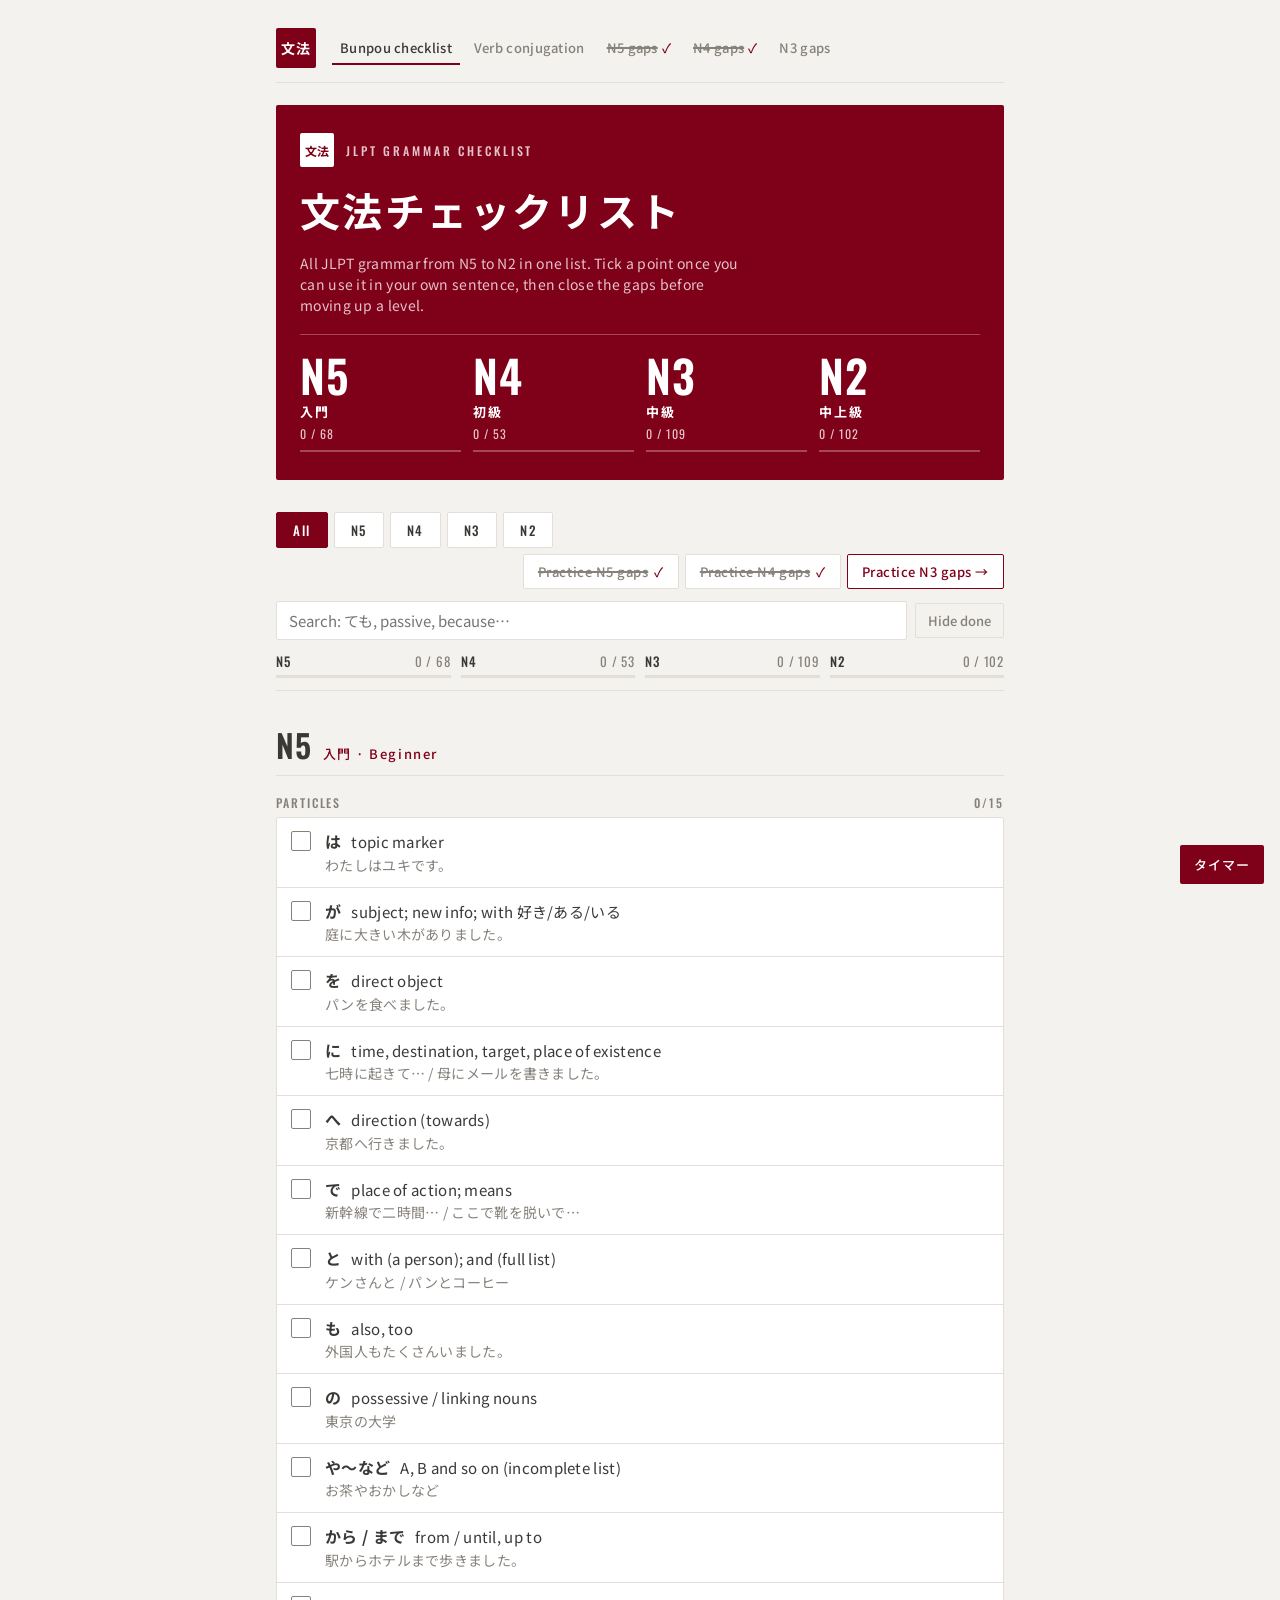
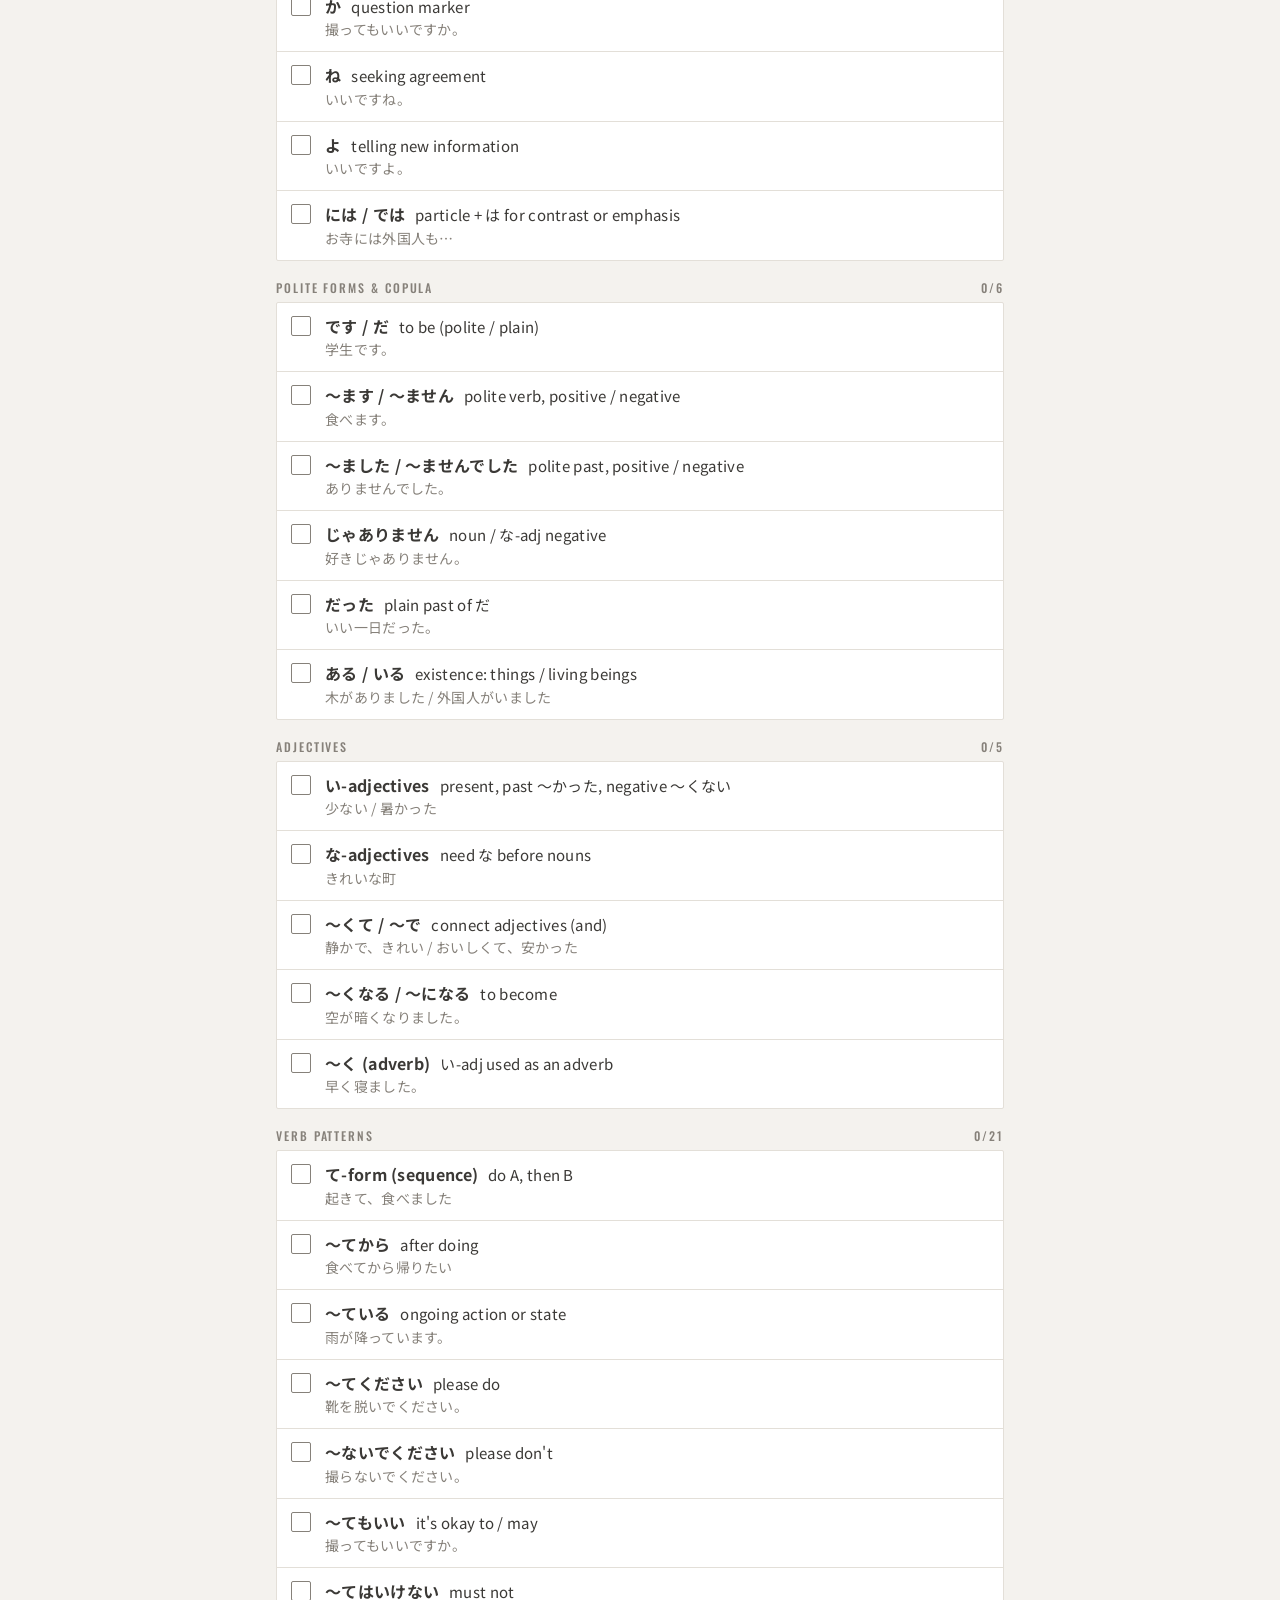
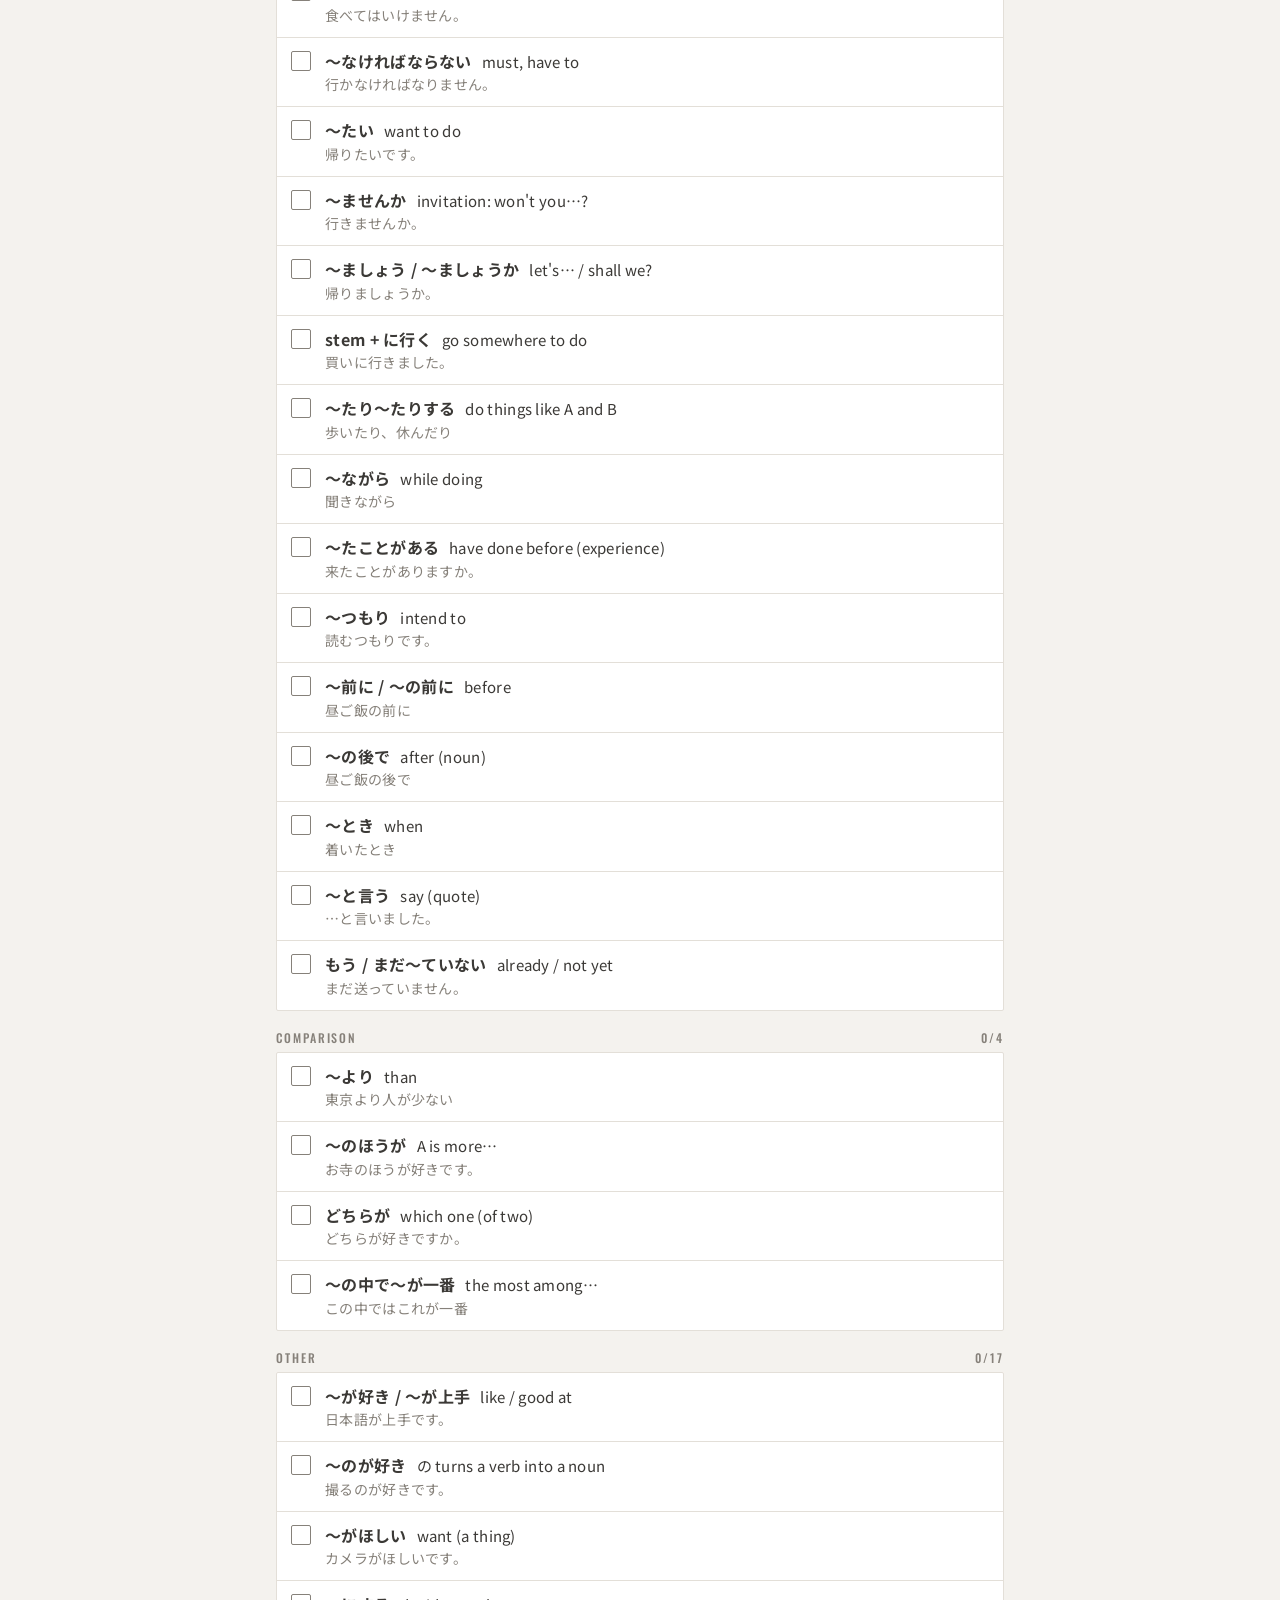
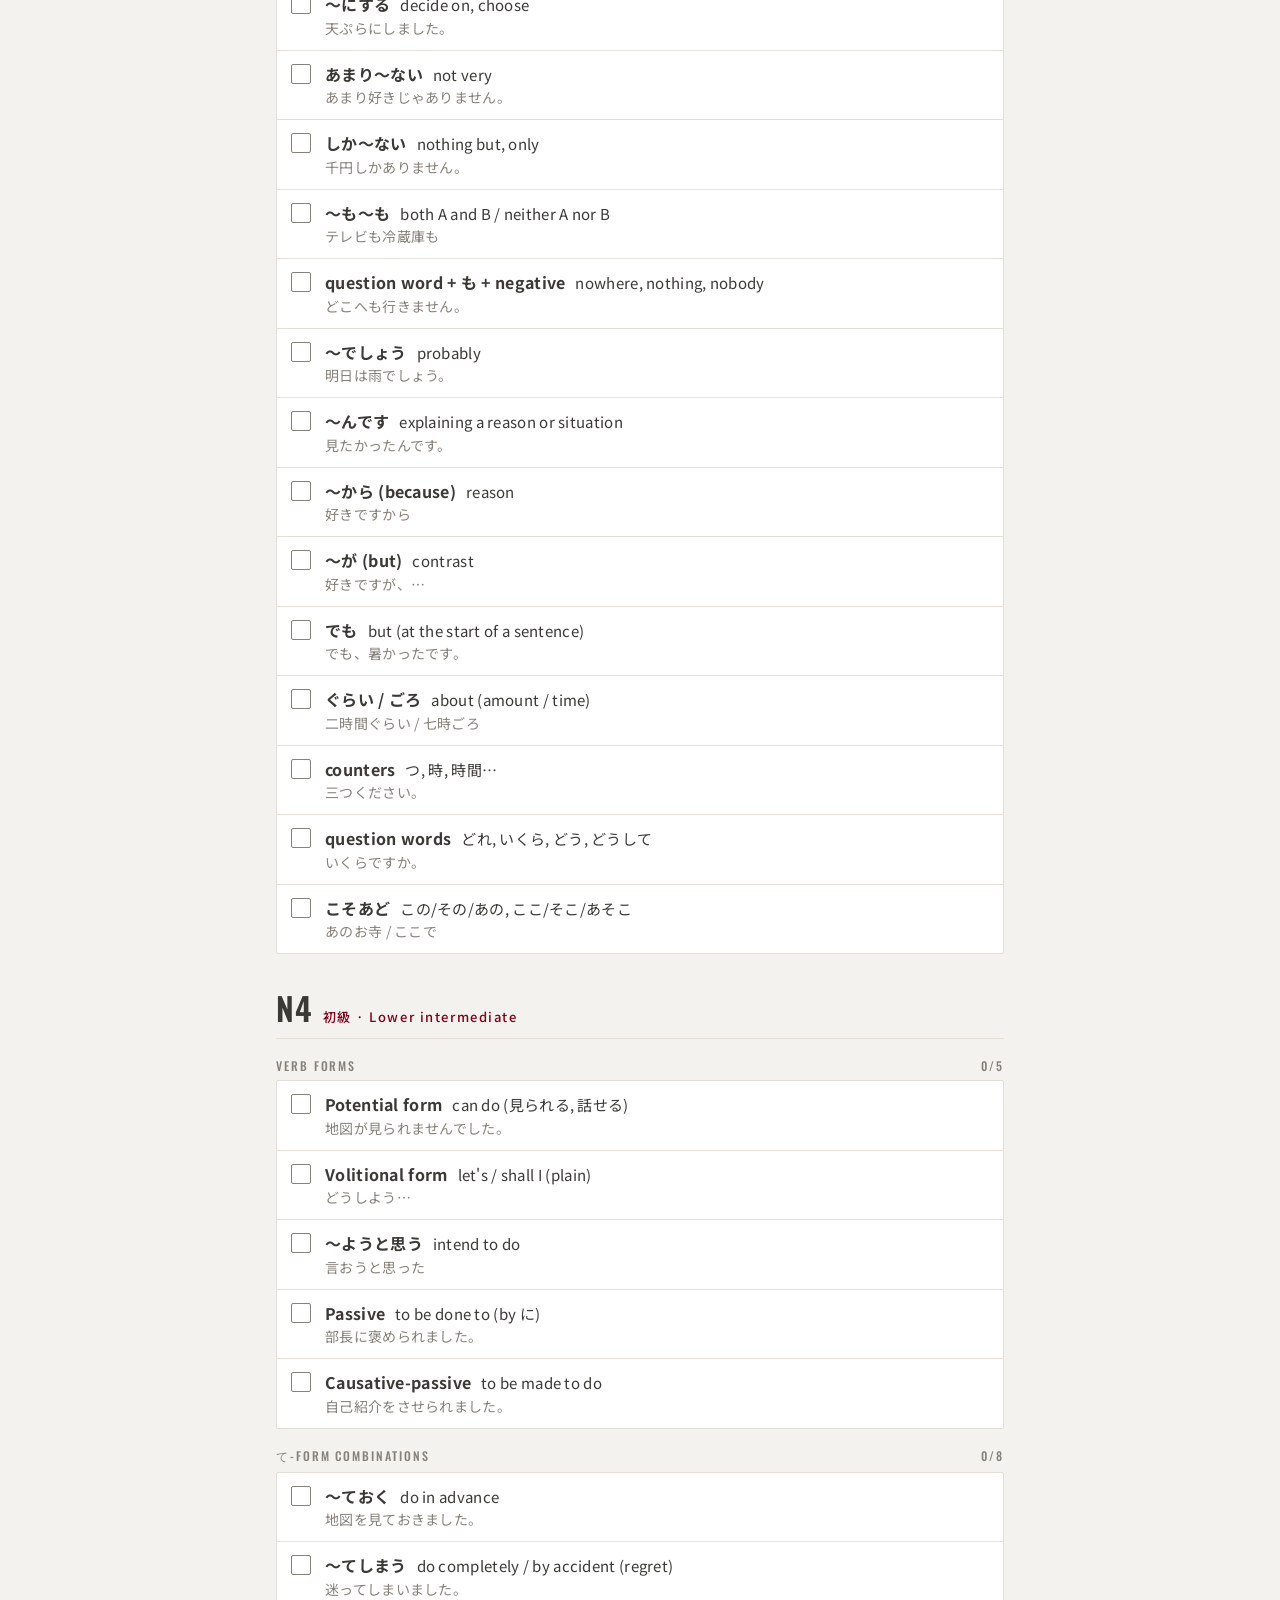
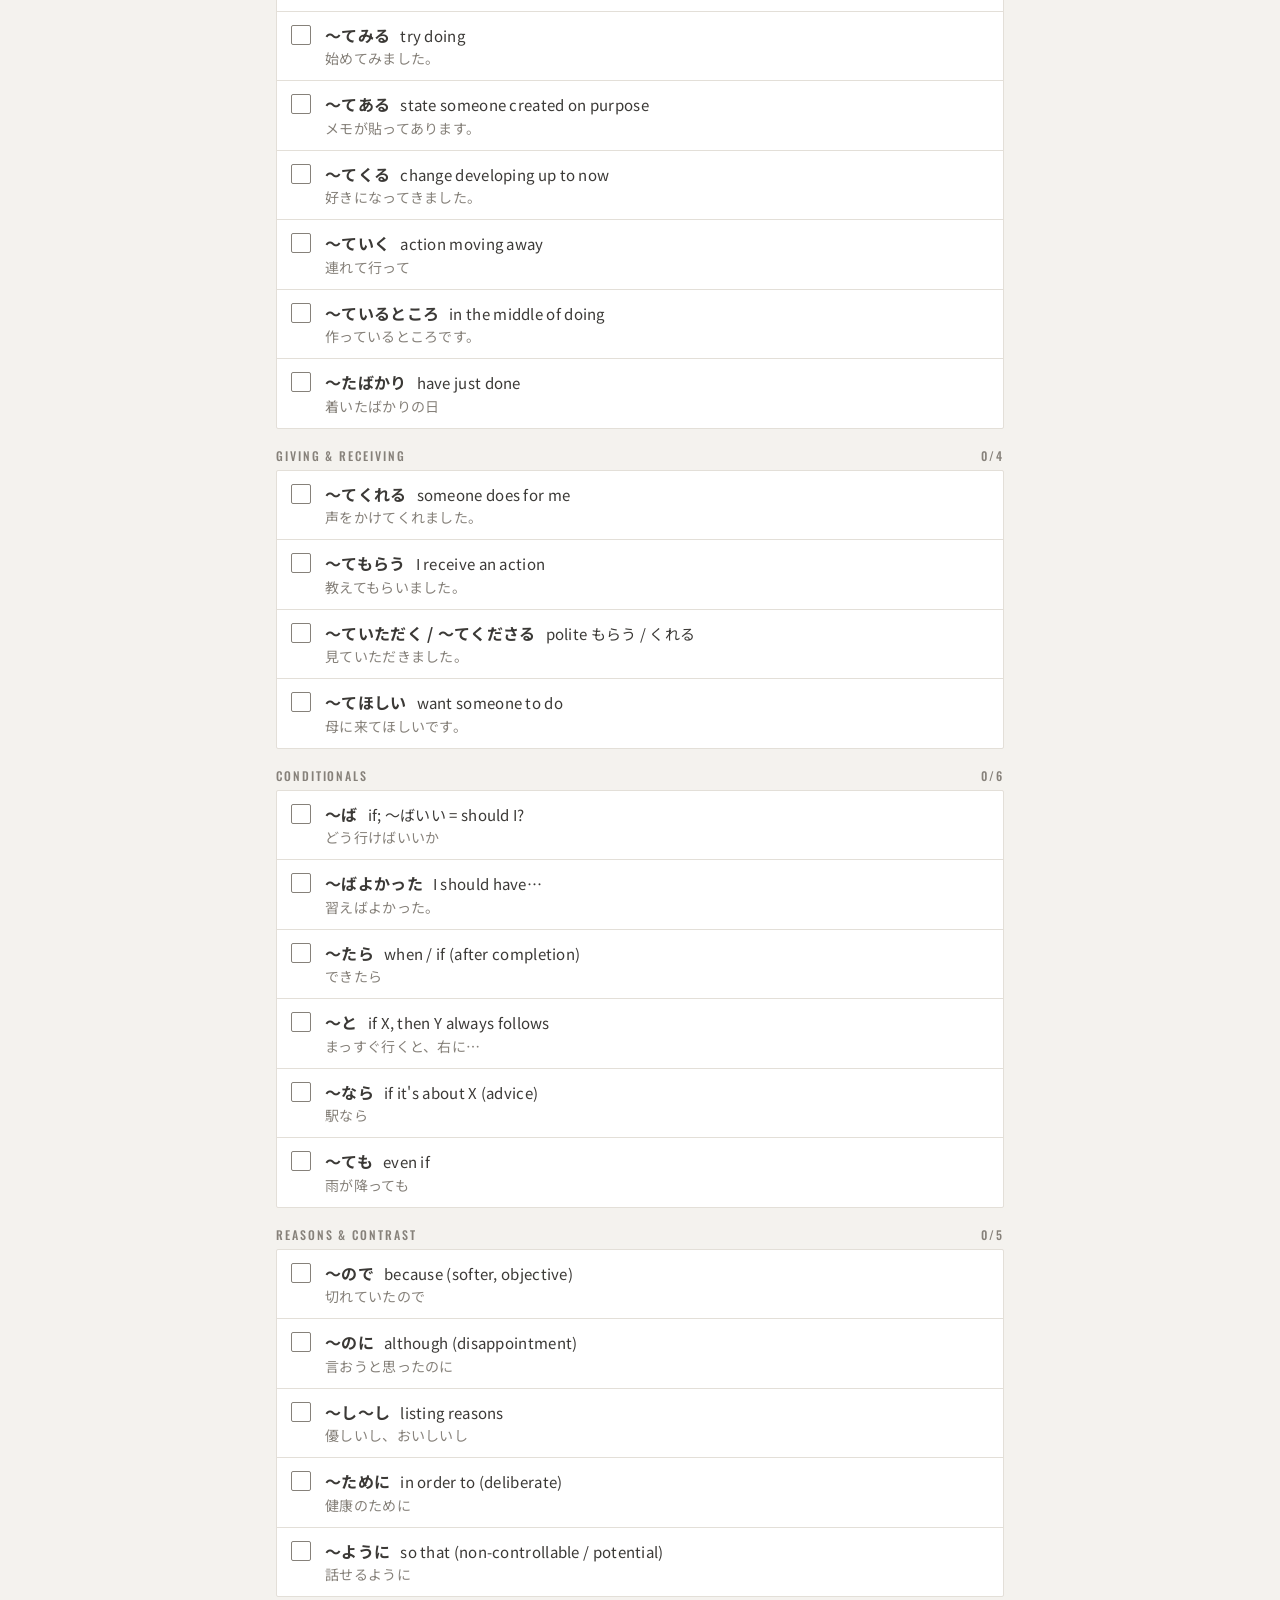
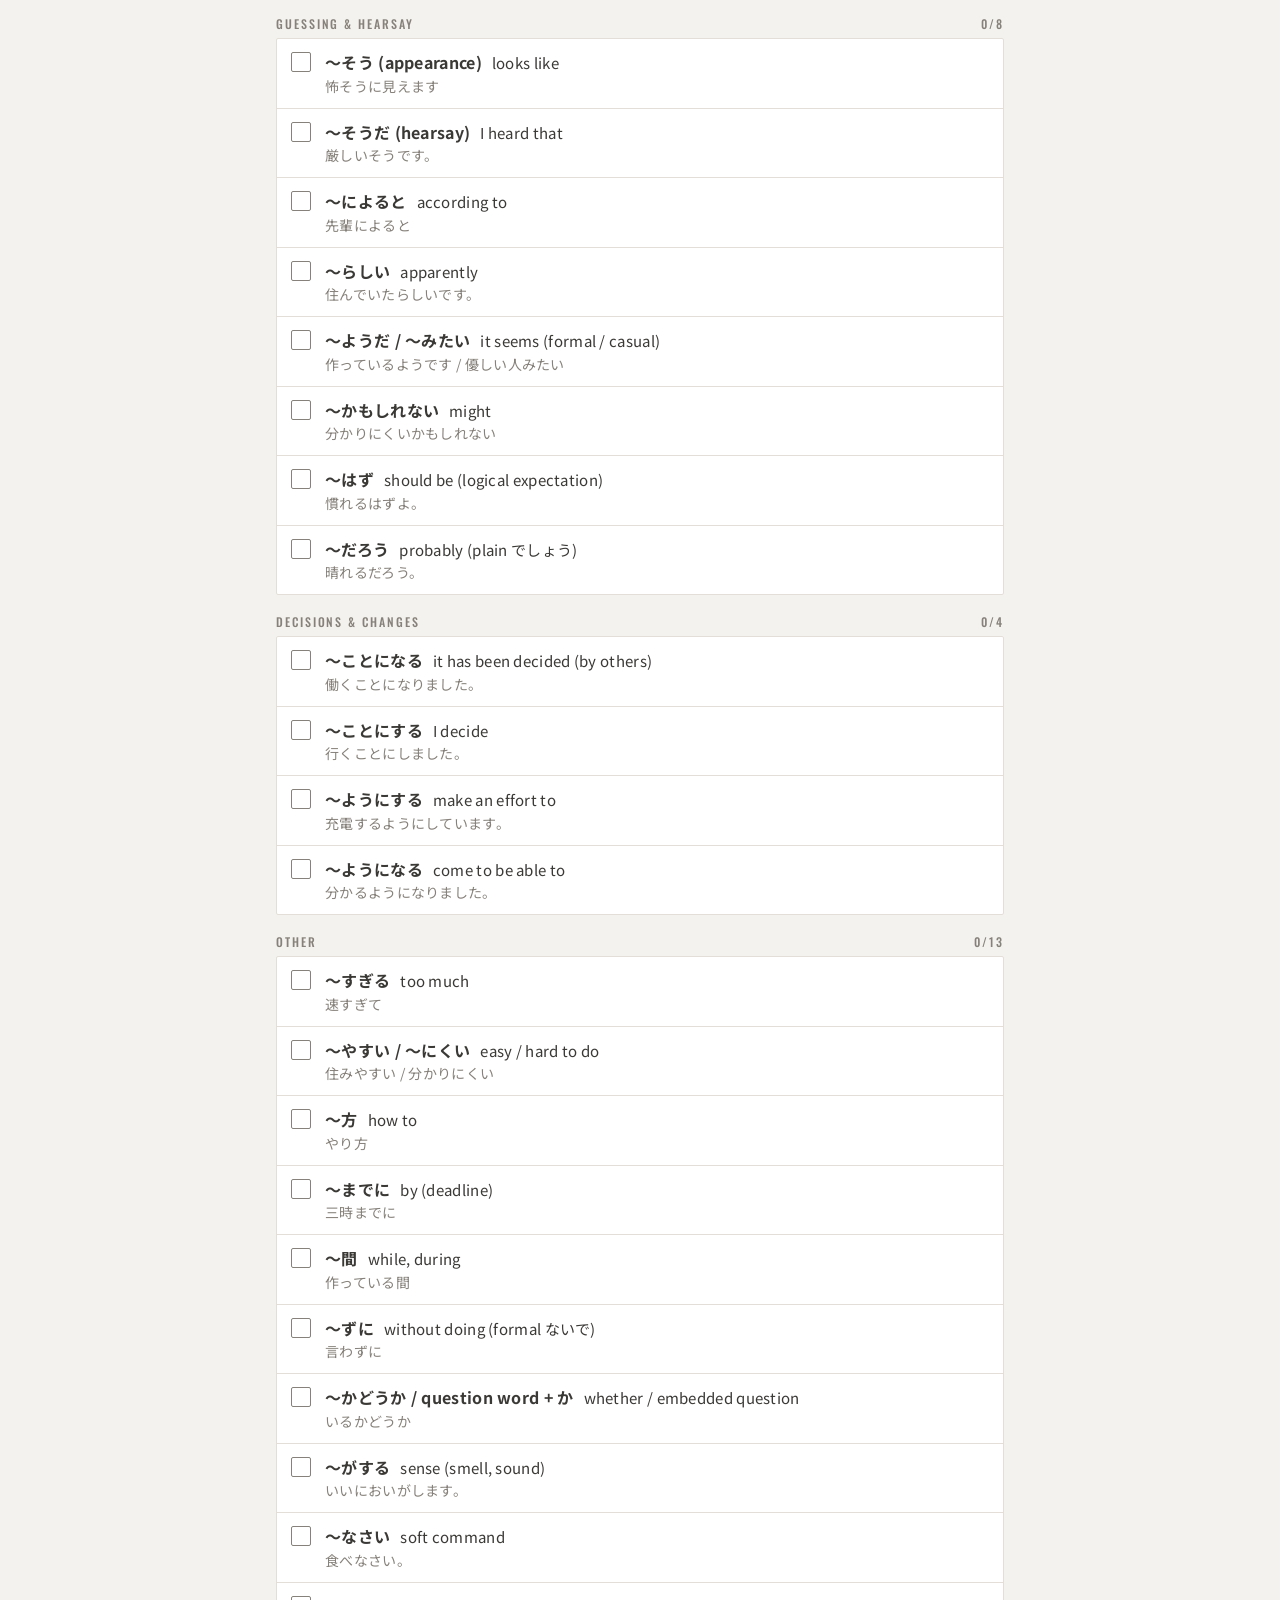
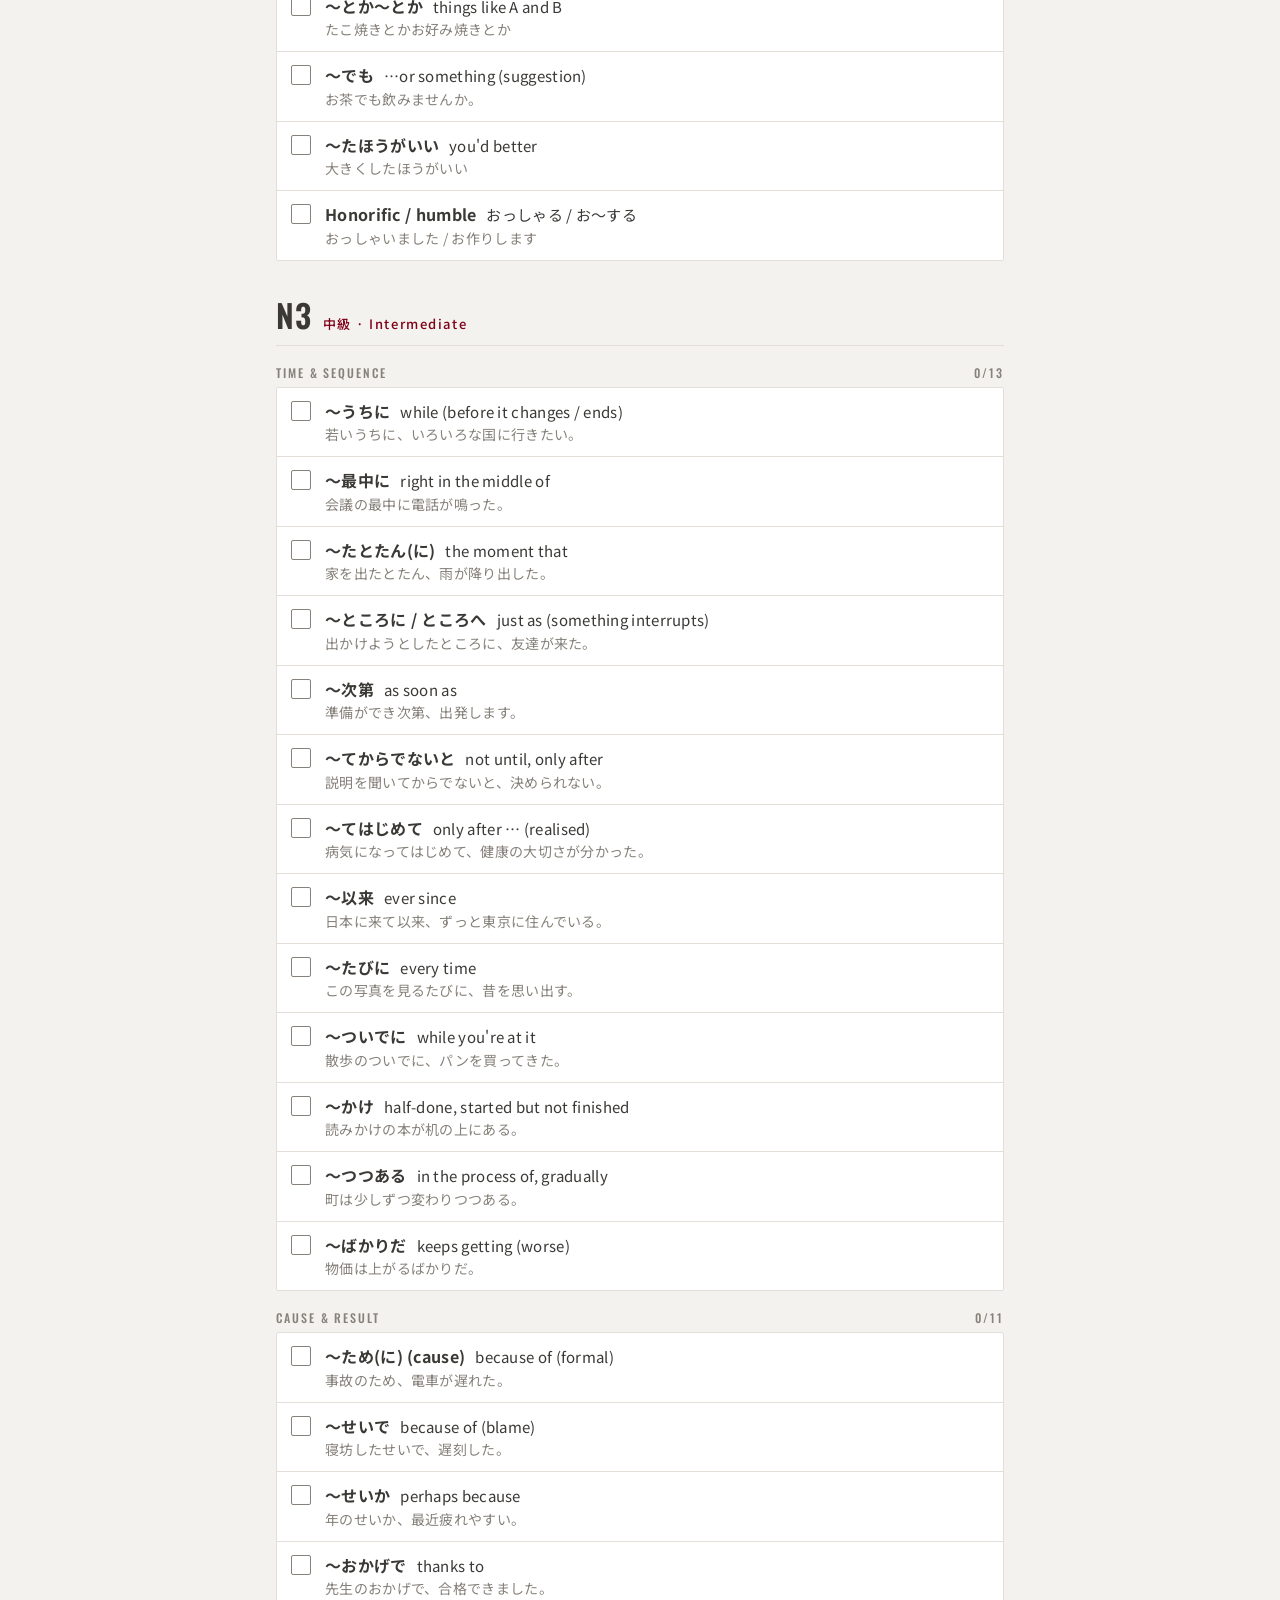
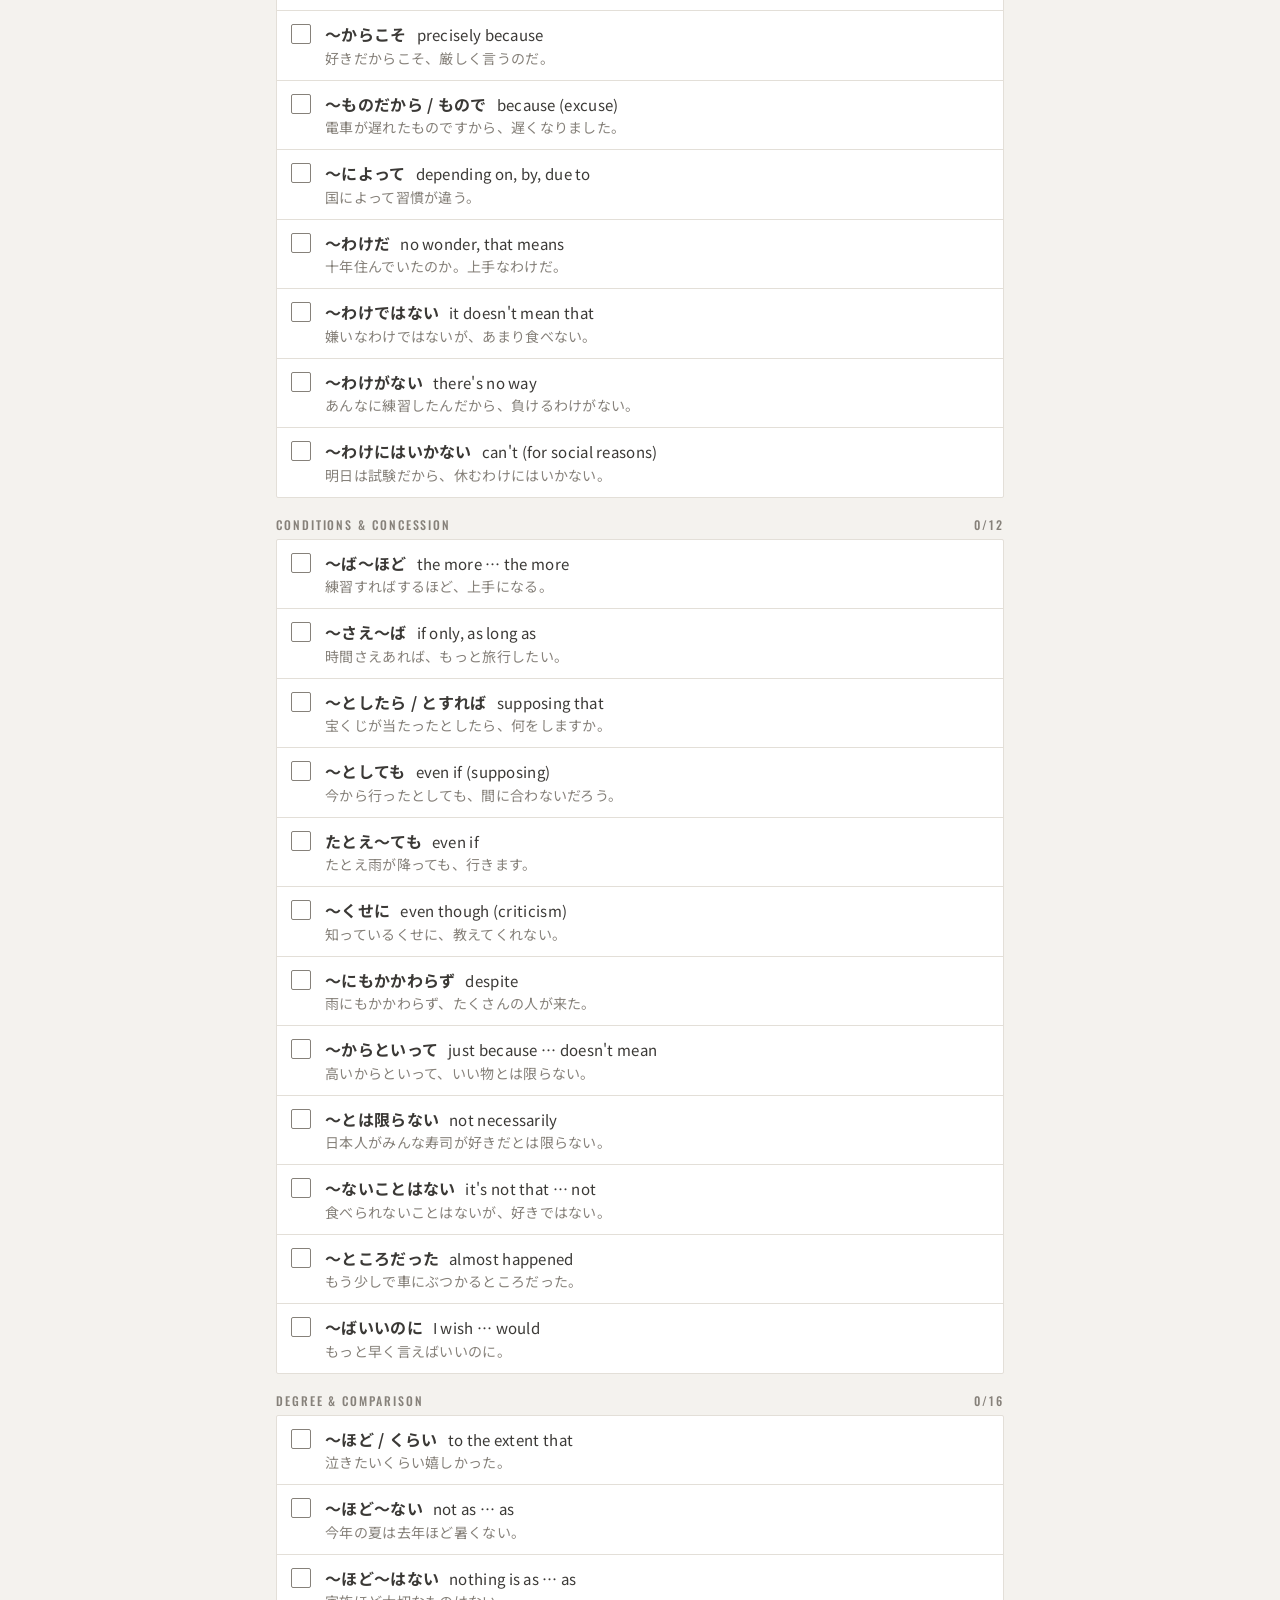
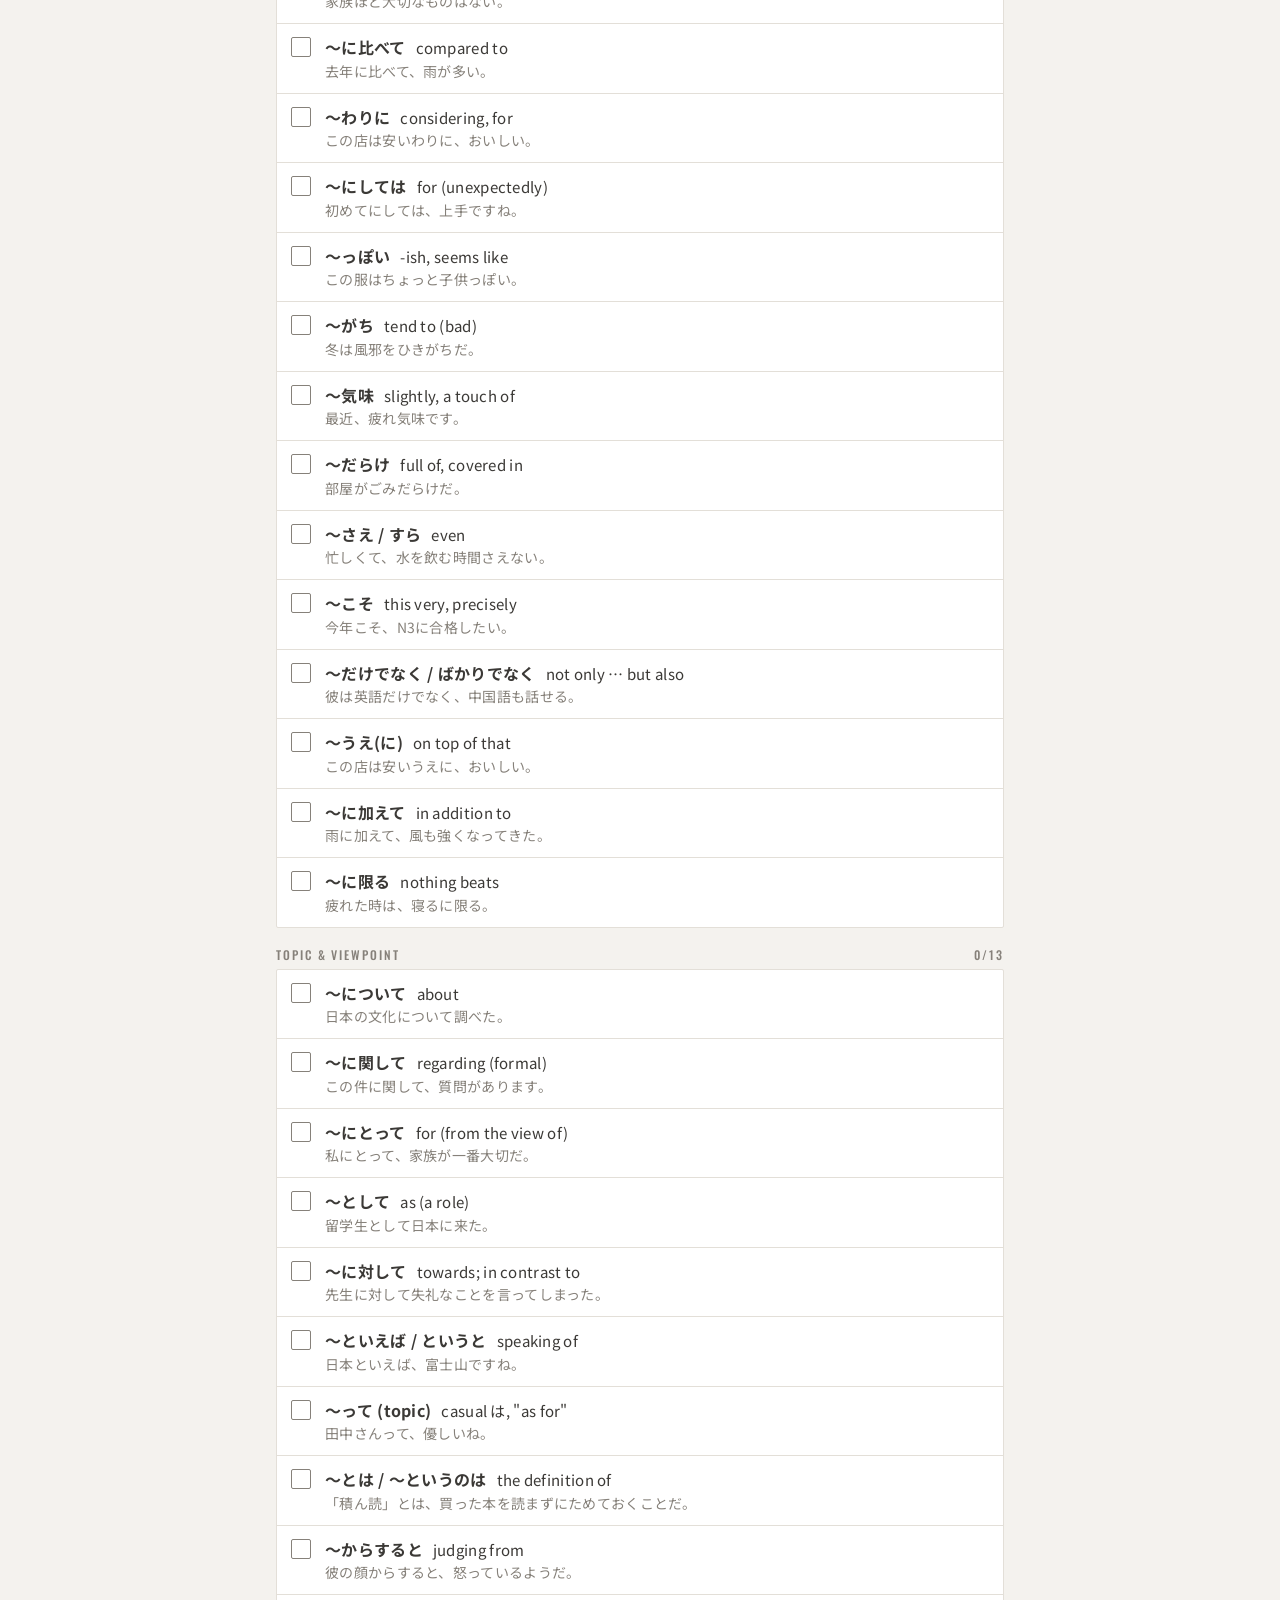
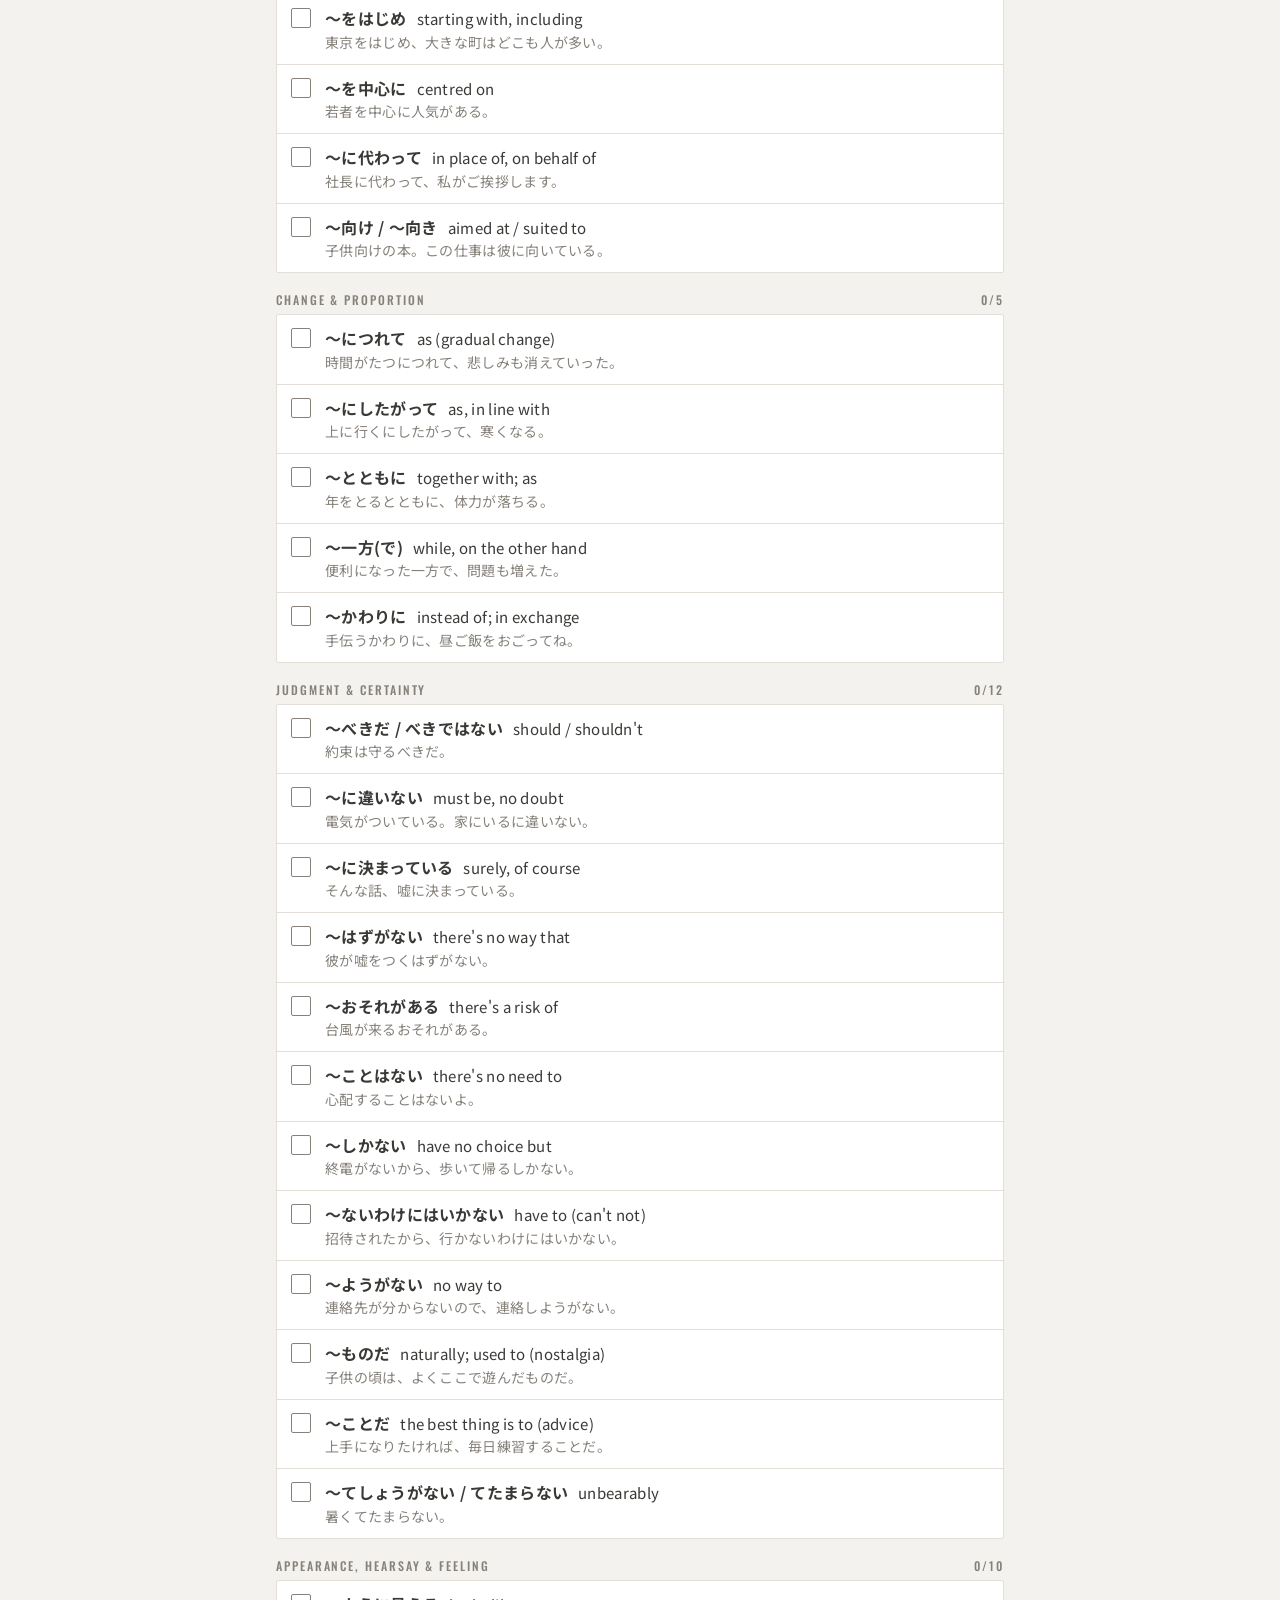
<file: index.html>
<!doctype html>
<html lang="ja">
<head>
<meta charset="utf-8">
<meta name="viewport" content="width=device-width, initial-scale=1, viewport-fit=cover">
<title>Bunpou Checklist</title>
<link rel="preconnect" href="https://fonts.googleapis.com">
<link rel="preconnect" href="https://fonts.gstatic.com" crossorigin>
<link rel="stylesheet" href="https://fonts.googleapis.com/css2?family=Noto+Sans+JP:wght@400;500;700&family=Oswald:wght@400;500;600&display=swap">
<style>
/* Layout: one narrow study column; sticky level switcher + progress; grouped checklists like a 問題集 */
:root{
  --bg:#f6f7f9; --surface:#ffffff; --fg:#1b2030; --muted:#5c6478; --line:#dde1ea;
  --ai:#2b3f8f; --ai-soft:#e6eaf7; --shu:#c2412d; --murasaki:#6a3d8f; --moegi:#3d7a4f; --done:#8a91a3;
  --f-display:"Shippori Mincho","Hiragino Mincho ProN","Yu Mincho",serif;
  --f-body:"IBM Plex Sans","Zen Kaku Gothic New","Hiragino Sans","Noto Sans JP",system-ui,sans-serif;
  --f-jp:"Zen Kaku Gothic New","Hiragino Sans","Noto Sans JP",sans-serif;
}
@media (prefers-color-scheme: dark){:root:not([data-theme="light"]){
  --bg:#12151d; --surface:#1a1f2a; --fg:#e7e9f0; --muted:#9aa2b6; --line:#2c3342;
  --ai:#8fa4ef; --ai-soft:#232c48; --shu:#ec7a63; --murasaki:#c19be6; --moegi:#7cc493; --done:#6b7285; color-scheme:dark}}
:root[data-theme="dark"]{
  --bg:#12151d; --surface:#1a1f2a; --fg:#e7e9f0; --muted:#9aa2b6; --line:#2c3342;
  --ai:#8fa4ef; --ai-soft:#232c48; --shu:#ec7a63; --murasaki:#c19be6; --moegi:#7cc493; --done:#6b7285; color-scheme:dark}
*{box-sizing:border-box}
body{margin:0}
body{background:var(--bg);color:var(--fg);font-family:var(--f-body);font-size:15px;line-height:1.5}
.wrap{max-width:760px;margin:0 auto;padding-inline:16px;padding-block:28px 64px}
header h1{font-family:var(--f-display);font-weight:800;font-size:clamp(1.6rem,4vw,2.2rem);margin:0;letter-spacing:.01em;text-wrap:balance}
header h1 span{color:var(--shu)}
header h1 .lv4{color:var(--ai)} header h1 .lv3{color:var(--murasaki)} header h1 .lv2{color:var(--moegi)}
header h1 .sep{color:var(--muted);margin:0 .15em}
header p{color:var(--muted);margin:6px 0 0;max-width:60ch}
.bar{position:sticky;top:env(safe-area-inset-top,0px);z-index:5;background:var(--bg);padding-block:14px 12px;margin-top:18px;border-bottom:1px solid var(--line);display:grid;gap:12px}
.tabs{display:flex;gap:6px;flex-wrap:wrap}
.tab{font:500 14px var(--f-body);border:1px solid var(--line);background:var(--surface);color:var(--fg);padding:7px 14px;border-radius:999px;cursor:pointer}
.tab[aria-pressed="true"]{background:var(--ai);border-color:var(--ai);color:var(--bg)}
.tab:focus-visible,.chk:focus-visible+label,.tool:focus-visible,input[type=search]:focus-visible{outline:2px solid var(--shu);outline-offset:2px}
nav.site{display:flex;gap:4px;flex-wrap:wrap;border-bottom:1px solid var(--line);padding-bottom:10px;margin-bottom:18px}
nav.site a{font:500 14px var(--f-body);text-decoration:none;color:var(--muted);padding:6px 12px;border-radius:8px}
nav.site a:hover{color:var(--fg);background:var(--surface)}
nav.site a[aria-current="page"]{color:var(--ai);background:var(--ai-soft)}
nav.site a.done s{text-decoration-thickness:1.5px}
nav.site a.done .tick{margin-left:4px;color:var(--ai)}
nav.site a:focus-visible{outline:2px solid var(--shu);outline-offset:2px}
.practice-group{margin-left:auto;display:flex;gap:6px;flex-wrap:wrap}
.practice.done{color:var(--muted);border-color:var(--line)}
.practice.done s{text-decoration-thickness:1.5px}
.practice.done .tick{color:var(--ai);margin-left:6px}
.practice.done:hover{background:var(--surface);color:var(--fg);border-color:var(--muted)}
.practice{font:600 14px var(--f-body);text-decoration:none;color:var(--shu);border:1px solid var(--shu);background:var(--surface);padding:7px 14px;border-radius:999px;white-space:nowrap}
.practice:hover{background:var(--shu);color:var(--surface)}
.practice:focus-visible{outline:2px solid var(--ai);outline-offset:2px}
.tools{display:flex;gap:8px;flex-wrap:wrap;align-items:center}
input[type=search]{flex:1 1 200px;min-width:0;font:15px var(--f-body);padding:8px 12px;border:1px solid var(--line);border-radius:8px;background:var(--surface);color:var(--fg)}
.tool{font:500 13px var(--f-body);background:none;border:1px solid var(--line);color:var(--muted);padding:7px 12px;border-radius:8px;cursor:pointer}
.tool[aria-pressed="true"]{color:var(--ai);border-color:var(--ai)}
.prog{display:grid;grid-template-columns:repeat(4,minmax(0,1fr));gap:10px}
@media (max-width:560px){.prog{grid-template-columns:repeat(2,minmax(0,1fr))}}
.p{display:grid;gap:4px}
.p .lbl{display:flex;justify-content:space-between;font-size:13px;color:var(--muted);font-variant-numeric:tabular-nums}
.p .lbl b{color:var(--fg);font-weight:600}
.track{height:6px;background:var(--line);border-radius:3px;overflow:hidden}
.fill{height:100%;background:var(--ai);width:0;transition:width .3s}
.p.n5 .fill{background:var(--shu)}
.p.n3 .fill{background:var(--murasaki)}
.p.n2 .fill{background:var(--moegi)}
@media (prefers-reduced-motion:reduce){.fill{transition:none}}
.level{margin-top:30px}
.level>h2{font-family:var(--f-display);font-weight:800;font-size:1.5rem;margin:0 0 4px;display:flex;align-items:baseline;gap:10px}
.level>h2 .tag{font:600 12px var(--f-body);letter-spacing:.08em;text-transform:uppercase;color:var(--muted)}
.group{margin-top:18px}
.group h3{font:600 12px var(--f-body);letter-spacing:.08em;text-transform:uppercase;color:var(--muted);margin:0 0 6px;display:flex;justify-content:space-between;font-variant-numeric:tabular-nums}
ul{list-style:none;margin:0;padding:0;background:var(--surface);border:1px solid var(--line);border-radius:10px;overflow:hidden}
li{border-top:1px solid var(--line)}
li:first-child{border-top:0}
.chk{position:absolute;opacity:0;pointer-events:none}
label{display:grid;grid-template-columns:22px minmax(0,1fr);gap:12px;padding:11px 14px;cursor:pointer;align-items:start}
.box{width:20px;height:20px;border:1.5px solid var(--muted);border-radius:5px;margin-top:2px;display:grid;place-items:center}
.box svg{width:13px;height:13px;stroke:var(--surface);stroke-width:3;fill:none;opacity:0}
.chk:checked+label .box{background:var(--ai);border-color:var(--ai)}
.chk:checked+label .box svg{opacity:1}
.form{font-family:var(--f-jp);font-weight:700;font-size:16px}
.mean{color:var(--fg)}
.ex{font-family:var(--f-jp);color:var(--muted);font-size:14px}
.txt{display:grid;gap:1px;min-width:0}
.top{display:flex;flex-wrap:wrap;gap:4px 10px;align-items:baseline}
.chk:checked+label .form,.chk:checked+label .mean{color:var(--done);text-decoration:line-through;text-decoration-color:var(--done)}
.empty{color:var(--muted);padding:20px 0}
.foot{margin-top:28px;display:flex;gap:10px;flex-wrap:wrap;align-items:center;color:var(--muted);font-size:13px}
.danger{color:var(--shu);border-color:var(--line)}
</style>
<link rel="stylesheet" href="muji.css">
</head>
<body>

<div class="wrap">
  <nav class="site" aria-label="Site">
    <a href="./" aria-current="page">Bunpou checklist</a>
    <a href="conjugations.html">Verb conjugation</a>
    <a href="n5-open-points.html" class="done" title="Done"><s>N5 gaps</s><span class="tick" aria-label="done">✓</span></a>
    <a href="n4-open-points.html" class="done" title="Done"><s>N4 gaps</s><span class="tick" aria-label="done">✓</span></a>
    <a href="n3-open-points.html">N3 gaps</a>
  </nav>
  <header class="hero">
    <div class="kicker"><span class="mark">文法</span>JLPT GRAMMAR CHECKLIST</div>
    <h1>文法チェックリスト</h1>
    <p>All JLPT grammar from N5 to N2 in one list. Tick a point once you can use it in your own sentence, then close the gaps before moving up a level.</p>
    <div class="levels">
      <button class="lvcol" data-lv="N5" aria-pressed="false"><span class="num">N5</span><span class="jpn">入門</span><span class="cnt" id="h-N5">0 / 0</span><span class="bar2"><i id="hb-N5"></i></span></button>
      <button class="lvcol" data-lv="N4" aria-pressed="false"><span class="num">N4</span><span class="jpn">初級</span><span class="cnt" id="h-N4">0 / 0</span><span class="bar2"><i id="hb-N4"></i></span></button>
      <button class="lvcol" data-lv="N3" aria-pressed="false"><span class="num">N3</span><span class="jpn">中級</span><span class="cnt" id="h-N3">0 / 0</span><span class="bar2"><i id="hb-N3"></i></span></button>
      <button class="lvcol" data-lv="N2" aria-pressed="false"><span class="num">N2</span><span class="jpn">中上級</span><span class="cnt" id="h-N2">0 / 0</span><span class="bar2"><i id="hb-N2"></i></span></button>
    </div>
  </header>

  <div class="bar">
    <div class="tabs" role="group" aria-label="Level">
      <button class="tab" id="t-all" data-lv="all" aria-pressed="true">All</button>
      <button class="tab" id="t-n5" data-lv="N5" aria-pressed="false">N5</button>
      <button class="tab" id="t-n4" data-lv="N4" aria-pressed="false">N4</button>
      <button class="tab" id="t-n3" data-lv="N3" aria-pressed="false">N3</button>
      <button class="tab" id="t-n2" data-lv="N2" aria-pressed="false">N2</button>
      <div class="practice-group">
        <a class="practice done" href="n5-open-points.html" title="Done"><s>Practice N5 gaps</s><span class="tick" aria-label="done">✓</span></a>
        <a class="practice done" href="n4-open-points.html" title="Done"><s>Practice N4 gaps</s><span class="tick" aria-label="done">✓</span></a>
        <a class="practice" href="n3-open-points.html">Practice N3 gaps →</a>
      </div>
    </div>
    <div class="tools">
      <input type="search" id="q" placeholder="Search: ても, passive, because…" aria-label="Search grammar points">
      <button class="tool" id="hide" aria-pressed="false">Hide done</button>
    </div>
    <div class="prog">
      <div class="p n5"><div class="lbl"><b>N5</b><span id="c-N5">0 / 0</span></div><div class="track"><div class="fill" id="f-N5"></div></div></div>
      <div class="p n4"><div class="lbl"><b>N4</b><span id="c-N4">0 / 0</span></div><div class="track"><div class="fill" id="f-N4"></div></div></div>
      <div class="p n3"><div class="lbl"><b>N3</b><span id="c-N3">0 / 0</span></div><div class="track"><div class="fill" id="f-N3"></div></div></div>
      <div class="p n2"><div class="lbl"><b>N2</b><span id="c-N2">0 / 0</span></div><div class="track"><div class="fill" id="f-N2"></div></div></div>
    </div>
  </div>

  <main id="list"></main>

  <div class="foot">
    <span>Progress is saved in this browser only.</span>
    <button class="tool danger" id="reset">Reset all</button>
    <button class="tool" id="reset-yes" hidden>Yes, clear every tick</button>
  </div>
</div>

<script>
const DATA = {
N5: {
 "Particles": [
  ["は","topic marker","わたしはユキです。"],
  ["が","subject; new info; with 好き/ある/いる","庭に大きい木がありました。"],
  ["を","direct object","パンを食べました。"],
  ["に","time, destination, target, place of existence","七時に起きて… / 母にメールを書きました。"],
  ["へ","direction (towards)","京都へ行きました。"],
  ["で","place of action; means","新幹線で二時間… / ここで靴を脱いで…"],
  ["と","with (a person); and (full list)","ケンさんと / パンとコーヒー"],
  ["も","also, too","外国人もたくさんいました。"],
  ["の","possessive / linking nouns","東京の大学"],
  ["や〜など","A, B and so on (incomplete list)","お茶やおかしなど"],
  ["から / まで","from / until, up to","駅からホテルまで歩きました。"],
  ["か","question marker","撮ってもいいですか。"],
  ["ね","seeking agreement","いいですね。"],
  ["よ","telling new information","いいですよ。"],
  ["には / では","particle + は for contrast or emphasis","お寺には外国人も…"]
 ],
 "Polite forms & copula": [
  ["です / だ","to be (polite / plain)","学生です。"],
  ["〜ます / 〜ません","polite verb, positive / negative","食べます。"],
  ["〜ました / 〜ませんでした","polite past, positive / negative","ありませんでした。"],
  ["じゃありません","noun / な-adj negative","好きじゃありません。"],
  ["だった","plain past of だ","いい一日だった。"],
  ["ある / いる","existence: things / living beings","木がありました / 外国人がいました"]
 ],
 "Adjectives": [
  ["い-adjectives","present, past 〜かった, negative 〜くない","少ない / 暑かった"],
  ["な-adjectives","need な before nouns","きれいな町"],
  ["〜くて / 〜で","connect adjectives (and)","静かで、きれい / おいしくて、安かった"],
  ["〜くなる / 〜になる","to become","空が暗くなりました。"],
  ["〜く (adverb)","い-adj used as an adverb","早く寝ました。"]
 ],
 "Verb patterns": [
  ["て-form (sequence)","do A, then B","起きて、食べました"],
  ["〜てから","after doing","食べてから帰りたい"],
  ["〜ている","ongoing action or state","雨が降っています。"],
  ["〜てください","please do","靴を脱いでください。"],
  ["〜ないでください","please don't","撮らないでください。"],
  ["〜てもいい","it's okay to / may","撮ってもいいですか。"],
  ["〜てはいけない","must not","食べてはいけません。"],
  ["〜なければならない","must, have to","行かなければなりません。"],
  ["〜たい","want to do","帰りたいです。"],
  ["〜ませんか","invitation: won't you…?","行きませんか。"],
  ["〜ましょう / 〜ましょうか","let's… / shall we?","帰りましょうか。"],
  ["stem + に行く","go somewhere to do","買いに行きました。"],
  ["〜たり〜たりする","do things like A and B","歩いたり、休んだり"],
  ["〜ながら","while doing","聞きながら"],
  ["〜たことがある","have done before (experience)","来たことがありますか。"],
  ["〜つもり","intend to","読むつもりです。"],
  ["〜前に / 〜の前に","before","昼ご飯の前に"],
  ["〜の後で","after (noun)","昼ご飯の後で"],
  ["〜とき","when","着いたとき"],
  ["〜と言う","say (quote)","…と言いました。"],
  ["もう / まだ〜ていない","already / not yet","まだ送っていません。"]
 ],
 "Comparison": [
  ["〜より","than","東京より人が少ない"],
  ["〜のほうが","A is more…","お寺のほうが好きです。"],
  ["どちらが","which one (of two)","どちらが好きですか。"],
  ["〜の中で〜が一番","the most among…","この中ではこれが一番"]
 ],
 "Other": [
  ["〜が好き / 〜が上手","like / good at","日本語が上手です。"],
  ["〜のが好き","の turns a verb into a noun","撮るのが好きです。"],
  ["〜がほしい","want (a thing)","カメラがほしいです。"],
  ["〜にする","decide on, choose","天ぷらにしました。"],
  ["あまり〜ない","not very","あまり好きじゃありません。"],
  ["しか〜ない","nothing but, only","千円しかありません。"],
  ["〜も〜も","both A and B / neither A nor B","テレビも冷蔵庫も"],
  ["question word + も + negative","nowhere, nothing, nobody","どこへも行きません。"],
  ["〜でしょう","probably","明日は雨でしょう。"],
  ["〜んです","explaining a reason or situation","見たかったんです。"],
  ["〜から (because)","reason","好きですから"],
  ["〜が (but)","contrast","好きですが、…"],
  ["でも","but (at the start of a sentence)","でも、暑かったです。"],
  ["ぐらい / ごろ","about (amount / time)","二時間ぐらい / 七時ごろ"],
  ["counters","つ, 時, 時間…","三つください。"],
  ["question words","どれ, いくら, どう, どうして","いくらですか。"],
  ["こそあど","この/その/あの, ここ/そこ/あそこ","あのお寺 / ここで"]
 ]
},
N4: {
 "Verb forms": [
  ["Potential form","can do (見られる, 話せる)","地図が見られませんでした。"],
  ["Volitional form","let's / shall I (plain)","どうしよう…"],
  ["〜ようと思う","intend to do","言おうと思った"],
  ["Passive","to be done to (by に)","部長に褒められました。"],
  ["Causative-passive","to be made to do","自己紹介をさせられました。"]
 ],
 "て-form combinations": [
  ["〜ておく","do in advance","地図を見ておきました。"],
  ["〜てしまう","do completely / by accident (regret)","迷ってしまいました。"],
  ["〜てみる","try doing","始めてみました。"],
  ["〜てある","state someone created on purpose","メモが貼ってあります。"],
  ["〜てくる","change developing up to now","好きになってきました。"],
  ["〜ていく","action moving away","連れて行って"],
  ["〜ているところ","in the middle of doing","作っているところです。"],
  ["〜たばかり","have just done","着いたばかりの日"]
 ],
 "Giving & receiving": [
  ["〜てくれる","someone does for me","声をかけてくれました。"],
  ["〜てもらう","I receive an action","教えてもらいました。"],
  ["〜ていただく / 〜てくださる","polite もらう / くれる","見ていただきました。"],
  ["〜てほしい","want someone to do","母に来てほしいです。"]
 ],
 "Conditionals": [
  ["〜ば","if; 〜ばいい = should I?","どう行けばいいか"],
  ["〜ばよかった","I should have…","習えばよかった。"],
  ["〜たら","when / if (after completion)","できたら"],
  ["〜と","if X, then Y always follows","まっすぐ行くと、右に…"],
  ["〜なら","if it's about X (advice)","駅なら"],
  ["〜ても","even if","雨が降っても"]
 ],
 "Reasons & contrast": [
  ["〜ので","because (softer, objective)","切れていたので"],
  ["〜のに","although (disappointment)","言おうと思ったのに"],
  ["〜し〜し","listing reasons","優しいし、おいしいし"],
  ["〜ために","in order to (deliberate)","健康のために"],
  ["〜ように","so that (non-controllable / potential)","話せるように"]
 ],
 "Guessing & hearsay": [
  ["〜そう (appearance)","looks like","怖そうに見えます"],
  ["〜そうだ (hearsay)","I heard that","厳しいそうです。"],
  ["〜によると","according to","先輩によると"],
  ["〜らしい","apparently","住んでいたらしいです。"],
  ["〜ようだ / 〜みたい","it seems (formal / casual)","作っているようです / 優しい人みたい"],
  ["〜かもしれない","might","分かりにくいかもしれない"],
  ["〜はず","should be (logical expectation)","慣れるはずよ。"],
  ["〜だろう","probably (plain でしょう)","晴れるだろう。"]
 ],
 "Decisions & changes": [
  ["〜ことになる","it has been decided (by others)","働くことになりました。"],
  ["〜ことにする","I decide","行くことにしました。"],
  ["〜ようにする","make an effort to","充電するようにしています。"],
  ["〜ようになる","come to be able to","分かるようになりました。"]
 ],
 "Other": [
  ["〜すぎる","too much","速すぎて"],
  ["〜やすい / 〜にくい","easy / hard to do","住みやすい / 分かりにくい"],
  ["〜方","how to","やり方"],
  ["〜までに","by (deadline)","三時までに"],
  ["〜間","while, during","作っている間"],
  ["〜ずに","without doing (formal ないで)","言わずに"],
  ["〜かどうか / question word + か","whether / embedded question","いるかどうか"],
  ["〜がする","sense (smell, sound)","いいにおいがします。"],
  ["〜なさい","soft command","食べなさい。"],
  ["〜とか〜とか","things like A and B","たこ焼きとかお好み焼きとか"],
  ["〜でも","…or something (suggestion)","お茶でも飲みませんか。"],
  ["〜たほうがいい","you'd better","大きくしたほうがいい"],
  ["Honorific / humble","おっしゃる / お〜する","おっしゃいました / お作りします"]
 ]
},
N3: {
 "Time & sequence": [
  ["〜うちに","while (before it changes / ends)","若いうちに、いろいろな国に行きたい。"],
  ["〜最中に","right in the middle of","会議の最中に電話が鳴った。"],
  ["〜たとたん(に)","the moment that","家を出たとたん、雨が降り出した。"],
  ["〜ところに / ところへ","just as (something interrupts)","出かけようとしたところに、友達が来た。"],
  ["〜次第","as soon as","準備ができ次第、出発します。"],
  ["〜てからでないと","not until, only after","説明を聞いてからでないと、決められない。"],
  ["〜てはじめて","only after … (realised)","病気になってはじめて、健康の大切さが分かった。"],
  ["〜以来","ever since","日本に来て以来、ずっと東京に住んでいる。"],
  ["〜たびに","every time","この写真を見るたびに、昔を思い出す。"],
  ["〜ついでに","while you're at it","散歩のついでに、パンを買ってきた。"],
  ["〜かけ","half-done, started but not finished","読みかけの本が机の上にある。"],
  ["〜つつある","in the process of, gradually","町は少しずつ変わりつつある。"],
  ["〜ばかりだ","keeps getting (worse)","物価は上がるばかりだ。"]
 ],
 "Cause & result": [
  ["〜ため(に) (cause)","because of (formal)","事故のため、電車が遅れた。"],
  ["〜せいで","because of (blame)","寝坊したせいで、遅刻した。"],
  ["〜せいか","perhaps because","年のせいか、最近疲れやすい。"],
  ["〜おかげで","thanks to","先生のおかげで、合格できました。"],
  ["〜からこそ","precisely because","好きだからこそ、厳しく言うのだ。"],
  ["〜ものだから / もので","because (excuse)","電車が遅れたものですから、遅くなりました。"],
  ["〜によって","depending on, by, due to","国によって習慣が違う。"],
  ["〜わけだ","no wonder, that means","十年住んでいたのか。上手なわけだ。"],
  ["〜わけではない","it doesn't mean that","嫌いなわけではないが、あまり食べない。"],
  ["〜わけがない","there's no way","あんなに練習したんだから、負けるわけがない。"],
  ["〜わけにはいかない","can't (for social reasons)","明日は試験だから、休むわけにはいかない。"]
 ],
 "Conditions & concession": [
  ["〜ば〜ほど","the more … the more","練習すればするほど、上手になる。"],
  ["〜さえ〜ば","if only, as long as","時間さえあれば、もっと旅行したい。"],
  ["〜としたら / とすれば","supposing that","宝くじが当たったとしたら、何をしますか。"],
  ["〜としても","even if (supposing)","今から行ったとしても、間に合わないだろう。"],
  ["たとえ〜ても","even if","たとえ雨が降っても、行きます。"],
  ["〜くせに","even though (criticism)","知っているくせに、教えてくれない。"],
  ["〜にもかかわらず","despite","雨にもかかわらず、たくさんの人が来た。"],
  ["〜からといって","just because … doesn't mean","高いからといって、いい物とは限らない。"],
  ["〜とは限らない","not necessarily","日本人がみんな寿司が好きだとは限らない。"],
  ["〜ないことはない","it's not that … not","食べられないことはないが、好きではない。"],
  ["〜ところだった","almost happened","もう少しで車にぶつかるところだった。"],
  ["〜ばいいのに","I wish … would","もっと早く言えばいいのに。"]
 ],
 "Degree & comparison": [
  ["〜ほど / くらい","to the extent that","泣きたいくらい嬉しかった。"],
  ["〜ほど〜ない","not as … as","今年の夏は去年ほど暑くない。"],
  ["〜ほど〜はない","nothing is as … as","家族ほど大切なものはない。"],
  ["〜に比べて","compared to","去年に比べて、雨が多い。"],
  ["〜わりに","considering, for","この店は安いわりに、おいしい。"],
  ["〜にしては","for (unexpectedly)","初めてにしては、上手ですね。"],
  ["〜っぽい","-ish, seems like","この服はちょっと子供っぽい。"],
  ["〜がち","tend to (bad)","冬は風邪をひきがちだ。"],
  ["〜気味","slightly, a touch of","最近、疲れ気味です。"],
  ["〜だらけ","full of, covered in","部屋がごみだらけだ。"],
  ["〜さえ / すら","even","忙しくて、水を飲む時間さえない。"],
  ["〜こそ","this very, precisely","今年こそ、N3に合格したい。"],
  ["〜だけでなく / ばかりでなく","not only … but also","彼は英語だけでなく、中国語も話せる。"],
  ["〜うえ(に)","on top of that","この店は安いうえに、おいしい。"],
  ["〜に加えて","in addition to","雨に加えて、風も強くなってきた。"],
  ["〜に限る","nothing beats","疲れた時は、寝るに限る。"]
 ],
 "Topic & viewpoint": [
  ["〜について","about","日本の文化について調べた。"],
  ["〜に関して","regarding (formal)","この件に関して、質問があります。"],
  ["〜にとって","for (from the view of)","私にとって、家族が一番大切だ。"],
  ["〜として","as (a role)","留学生として日本に来た。"],
  ["〜に対して","towards; in contrast to","先生に対して失礼なことを言ってしまった。"],
  ["〜といえば / というと","speaking of","日本といえば、富士山ですね。"],
  ["〜って (topic)","casual は, \"as for\"","田中さんって、優しいね。"],
  ["〜とは / 〜というのは","the definition of","「積ん読」とは、買った本を読まずにためておくことだ。"],
  ["〜からすると","judging from","彼の顔からすると、怒っているようだ。"],
  ["〜をはじめ","starting with, including","東京をはじめ、大きな町はどこも人が多い。"],
  ["〜を中心に","centred on","若者を中心に人気がある。"],
  ["〜に代わって","in place of, on behalf of","社長に代わって、私がご挨拶します。"],
  ["〜向け / 〜向き","aimed at / suited to","子供向けの本。この仕事は彼に向いている。"]
 ],
 "Change & proportion": [
  ["〜につれて","as (gradual change)","時間がたつにつれて、悲しみも消えていった。"],
  ["〜にしたがって","as, in line with","上に行くにしたがって、寒くなる。"],
  ["〜とともに","together with; as","年をとるとともに、体力が落ちる。"],
  ["〜一方(で)","while, on the other hand","便利になった一方で、問題も増えた。"],
  ["〜かわりに","instead of; in exchange","手伝うかわりに、昼ご飯をおごってね。"]
 ],
 "Judgment & certainty": [
  ["〜べきだ / べきではない","should / shouldn't","約束は守るべきだ。"],
  ["〜に違いない","must be, no doubt","電気がついている。家にいるに違いない。"],
  ["〜に決まっている","surely, of course","そんな話、嘘に決まっている。"],
  ["〜はずがない","there's no way that","彼が嘘をつくはずがない。"],
  ["〜おそれがある","there's a risk of","台風が来るおそれがある。"],
  ["〜ことはない","there's no need to","心配することはないよ。"],
  ["〜しかない","have no choice but","終電がないから、歩いて帰るしかない。"],
  ["〜ないわけにはいかない","have to (can't not)","招待されたから、行かないわけにはいかない。"],
  ["〜ようがない","no way to","連絡先が分からないので、連絡しようがない。"],
  ["〜ものだ","naturally; used to (nostalgia)","子供の頃は、よくここで遊んだものだ。"],
  ["〜ことだ","the best thing is to (advice)","上手になりたければ、毎日練習することだ。"],
  ["〜てしょうがない / てたまらない","unbearably","暑くてたまらない。"]
 ],
 "Appearance, hearsay & feeling": [
  ["〜ように見える","looks like, seems","彼は疲れているように見える。"],
  ["〜気がする","have a feeling that","前にどこかで会ったような気がする。"],
  ["〜げ","seeming, with an air of","彼女は寂しげな顔をしていた。"],
  ["〜ふりをする","pretend to","弟は寝ているふりをした。"],
  ["〜ということだ","I heard; that means","明日の会議は中止だということだ。"],
  ["〜とか (hearsay)","I heard something like","来週、雪が降るとか。"],
  ["〜という + noun","called, the fact that","「さくら」という店を知っていますか。"],
  ["〜なんて","such a thing as (surprise)","彼が結婚するなんて、信じられない。"],
  ["〜なんか / など","things like (modest, dismissive)","私なんか、まだまだです。"],
  ["〜っけ","was it …? (recalling)","会議は何時からだっけ？"]
 ],
 "Actions & attempts": [
  ["〜ようとする","try to; be about to","ドアを開けようとしたが、開かなかった。"],
  ["〜ようとしない","refuse to, won't","子供が野菜を食べようとしない。"],
  ["〜させてください / させていただく","let me (humble)","この仕事は私にやらせてください。"],
  ["〜てもらいたい","want someone to","一度会ってもらいたい人がいる。"],
  ["〜ように言う / 頼む","tell / ask someone to","先生は静かにするように言った。"],
  ["〜てばかりいる","do nothing but","弟はゲームをしてばかりいる。"],
  ["〜っぱなし","leave as is (left on)","電気をつけっぱなしにしてしまった。"],
  ["〜きる","do completely","一日で本を読みきった。"],
  ["〜だす","suddenly start","急に雨が降りだした。"],
  ["〜合う","do to each other","二人は助け合っている。"],
  ["〜ずに済む / ないで済む","get by without","友達が手伝ってくれたので、お金を払わずに済んだ。"]
 ],
 "Written & casual style": [
  ["〜である","is (written style)","日本は島国である。"],
  ["〜ず(に) (written)","without, not (written)","何も言わず、部屋を出ていった。"],
  ["〜ちゃう / じゃう","casual てしまう","ケーキ、全部食べちゃった。"],
  ["〜とく","casual ておく","レストラン、予約しとくね。"],
  ["〜なきゃ / なくちゃ","casual must","もう行かなきゃ。"],
  ["〜って (quote)","casual と言っていた","明日、休みだって。"]
 ]
},
N2: {
 "Time & occasion": [
  ["〜うえで","after doing; in doing","契約書をよく読んだうえで、サインしてください。"],
  ["〜てからというもの","ever since (a big change)","彼女に出会ってからというもの、毎日が楽しい。"],
  ["〜か〜ないかのうちに","barely, the instant","ベルが鳴るか鳴らないかのうちに、学生は教室を出た。"],
  ["〜際(に)","when, on the occasion of (formal)","お降りの際は、足元にご注意ください。"],
  ["〜に際して","on the occasion of","留学に際して、多くの人にお世話になった。"],
  ["〜にあたって","at the time of, when starting","新年を迎えるにあたって、目標を立てた。"],
  ["〜に先立って","prior to","試合に先立って、開会式が行われた。"],
  ["〜をきっかけに","triggered by","旅行をきっかけに、日本語を勉強し始めた。"],
  ["〜を契機に","taking the opportunity of (formal)","入社を契機に、一人暮らしを始めた。"],
  ["〜たきり","since then (nothing changed)","彼は朝出かけたきり、まだ帰ってこない。"],
  ["〜ところを","while you are (polite)","お忙しいところを、ありがとうございます。"],
  ["〜をもって","as of; by means of","本日をもって、閉店いたします。"],
  ["〜ぶり","for the first time in; way of doing","三年ぶりに国に帰った。"]
 ],
 "Cause & reason": [
  ["〜ばかりに","just because (bad result)","嘘をついたばかりに、信用を失った。"],
  ["〜あまり","so much that","緊張のあまり、声が出なかった。"],
  ["〜だけに","precisely because, as expected","高かっただけに、品質がいい。"],
  ["〜からには","now that, since","約束したからには、守らなければならない。"],
  ["〜以上(は) / 上は","since, now that","引き受けた以上、最後までやる。"],
  ["〜ことから","from the fact that","富士山が見えることから、この町は富士見町と呼ばれる。"],
  ["〜ことだから","knowing X, being X","真面目な彼のことだから、遅れずに来るだろう。"],
  ["〜ゆえ(に)","because (formal, written)","若さゆえの失敗もある。"],
  ["〜につき","due to (notices)","工事中につき、通行止め。"],
  ["〜おかげで / せいで (review)","thanks to / because of","友達のおかげで、引っ越しが早く終わった。"]
 ],
 "Conditions & concession": [
  ["〜ものなら","if at all possible; if you dare","できるものなら、もう一度やり直したい。"],
  ["〜ようものなら","if (something bad would follow)","遅刻しようものなら、先生にひどく叱られる。"],
  ["〜かぎり(は)","as long as","生きているかぎり、あきらめない。"],
  ["〜ないかぎり","unless","雨が降らないかぎり、試合は行われる。"],
  ["〜にしても / にしろ / にせよ","even if; whether … or","行くにしても行かないにしても、連絡してください。"],
  ["〜ながら(も)","although","狭いながらも、楽しい我が家。"],
  ["〜つつ(も)","although, while","体に悪いと知りつつも、タバコをやめられない。"],
  ["〜ものの","although, but","買ったものの、一度も使っていない。"],
  ["〜といっても","even though I say","料理ができるといっても、簡単なものだけです。"],
  ["〜とはいえ","even so, that said","春とはいえ、まだ寒い。"],
  ["〜をよそに","ignoring, in spite of","親の心配をよそに、彼は一人で旅に出た。"],
  ["〜もかまわず","without caring about","人目もかまわず、泣き出した。"],
  ["〜を問わず","regardless of","年齢を問わず、誰でも参加できる。"],
  ["〜にかかわらず","regardless of (either way)","天候にかかわらず、試合は行われる。"],
  ["〜ようでは","if (it goes like this, it's bad)","こんなミスをするようでは、まだまだだ。"],
  ["〜ばそれまでだ","if …, that's the end of it","いくら勉強しても、試験の日に寝坊すればそれまでだ。"],
  ["〜くらいなら","rather than","あんな人に頼むくらいなら、自分でやる。"]
 ],
 "Addition & limitation": [
  ["〜ばかりか","not only … but even","彼は遅刻したばかりか、宿題も忘れた。"],
  ["〜のみならず","not only (formal)","日本のみならず、海外でも人気がある。"],
  ["〜はもとより / はもちろん","not to mention","英語はもとより、フランス語も話せる。"],
  ["〜上に (review)","on top of","この部屋は狭い上に、日当たりも悪い。"],
  ["〜どころか","far from, let alone","休むどころか、ますます忙しくなった。"],
  ["〜どころではない","no time for, out of the question","忙しくて、旅行どころではない。"],
  ["〜に過ぎない","merely, nothing more than","それは噂に過ぎない。"],
  ["〜にほかならない","nothing other than","成功は努力の結果にほかならない。"],
  ["〜に限り","only, limited to","先着百名様に限り、無料です。"],
  ["〜きり / っきり","only, just","二人きりで話したい。"],
  ["〜だけあって","as expected of","さすがプロだけあって、上手だ。"],
  ["〜ものがある","there is something (that moves you)","彼の歌には人を感動させるものがある。"]
 ],
 "Degree & state": [
  ["〜まみれ","covered in (dirt, sweat)","子供たちは泥まみれになって遊んだ。"],
  ["〜ずくめ","nothing but, entirely","今年はいいことずくめだった。"],
  ["〜っぱなし (review)","left on, continuously","一日中立ちっぱなしで、足が痛い。"],
  ["〜一方だ (review)","keeps (getting worse)","物価は上がる一方だ。"],
  ["〜ほど / くらい (extent)","to the point that","足が動かなくなるほど歩いた。"],
  ["〜たて","freshly done","焼きたてのパンはおいしい。"],
  ["〜がたい","hard to (emotionally)","信じがたい話だ。"],
  ["〜づらい","hard to (physically, awkward)","この靴は歩きづらい。"],
  ["〜得る / 得ない","can / cannot possibly","それは十分あり得る話だ。"]
 ],
 "Topic, basis & scope": [
  ["〜にかけては","when it comes to (skill)","料理にかけては、彼の右に出る者はいない。"],
  ["〜をめぐって","concerning (dispute)","遺産をめぐって、兄弟が争っている。"],
  ["〜に応じて","according to, depending on","予算に応じて、プランを選べる。"],
  ["〜に基づいて","based on (facts, rules)","事実に基づいて、記事を書く。"],
  ["〜をもとに(して)","based on (a source)","この映画は実話をもとにしている。"],
  ["〜に沿って","along; in line with","川に沿って歩いた。"],
  ["〜にわたって","over, throughout (a range)","三日間にわたって、会議が行われた。"],
  ["〜を通じて / を通して","through; throughout","友人を通じて、彼女と知り合った。"],
  ["〜において / における","in, at (formal)","会議は東京において行われる。"],
  ["〜に向けて","toward (a goal)","オリンピックに向けて、準備が進んでいる。"],
  ["〜をこめて","with (feeling)","心をこめて、手紙を書いた。"],
  ["〜に反して","contrary to","予想に反して、彼が勝った。"],
  ["〜に伴って","along with, as","人口の増加に伴って、問題も増えた。"],
  ["〜にこたえて","in response to","ファンの声にこたえて、追加公演が決まった。"],
  ["〜にしたら / にすれば","from the standpoint of","子供にしたら、大人の話はつまらないだろう。"],
  ["〜からいうと / からいって","judging from, in terms of","経験からいって、この方法はうまくいかない。"],
  ["〜上 (じょう)","from the standpoint of, in terms of","法律上、問題はない。"],
  ["〜はともかく","setting aside","値段はともかく、デザインがいい。"],
  ["〜はさておき","putting aside (topic change)","冗談はさておき、本題に入ろう。"]
 ],
 "Judgment & assertion": [
  ["〜ざるを得ない","have no choice but to","社長の命令なら、従わざるを得ない。"],
  ["〜ずにはいられない","can't help -ing","その話を聞いて、笑わずにはいられなかった。"],
  ["〜かねない","might well (bad)","そんな運転をしていたら、事故を起こしかねない。"],
  ["〜かねる","cannot (polite refusal)","そのご要望にはお応えしかねます。"],
  ["〜っこない","no way, can't possibly","そんなこと、できっこない。"],
  ["〜ものか","no way will I","あんな店、二度と行くものか。"],
  ["〜ことか","how … ! (exclamation)","どれほど心配したことか。"],
  ["〜に相違ない","without doubt (formal)","犯人は彼に相違ない。"],
  ["〜までもない","no need to even","言うまでもなく、健康は大切だ。"],
  ["〜てもさしつかえない","it's all right to","明日の会議は欠席してもさしつかえありません。"],
  ["〜ないものか / ないものだろうか","isn't there some way to","もっと安く行けないものだろうか。"],
  ["〜ようにも〜ない","can't even if I try","熱があって、起きようにも起きられない。"],
  ["〜てみせる","I'll show you, definitely will","次の試験は絶対合格してみせる。"],
  ["〜べきだ / べきではない (review)","should / shouldn't","自分の意見ははっきり言うべきだ。"]
 ],
 "Manner & appearance": [
  ["〜かのようだ","as if","彼は何も知らないかのように振る舞った。"],
  ["〜ことなく","without (formal)","彼は休むことなく働き続けた。"],
  ["〜抜きで / 抜きにして","without, leaving out","冗談抜きで、本当に困っている。"],
  ["〜ずじまい","ended up never doing","忙しくて、結局彼女に会えずじまいだった。"],
  ["〜まま","as it is, unchanged","靴を履いたまま、部屋に入らないでください。"],
  ["〜とおり / どおり","as, exactly as","説明書のとおりに組み立てた。"],
  ["〜ふうに","in such a way","こんなふうに書いてください。"],
  ["〜っぽい / 気味 / がち (review)","-ish / slightly / tend to","最近、忘れっぽくなった。"]
 ]
}
};

const LEVELS=["N5","N4","N3","N2"];
const TAGS={N5:"入門 · Beginner",N4:"初級 · Lower intermediate",N3:"中級 · Intermediate",N2:"中上級 · Upper intermediate"};
const KEY="jlpt-checklist-v1";
let done={};
try{done=JSON.parse(localStorage.getItem(KEY)||"{}")||{}}catch(e){done={}}
const save=()=>{try{localStorage.setItem(KEY,JSON.stringify(done))}catch(e){}};
// Ticks from the old standalone N3 page use the same ids: merge them in once.
try{const old=JSON.parse(localStorage.getItem("jlpt-n3-checklist-v1")||"null");if(old){Object.assign(done,old);save();localStorage.removeItem("jlpt-n3-checklist-v1")}}catch(e){}
let level="all", hideDone=false, query="";
try{const s=JSON.parse(localStorage.getItem(KEY+"-ui")||"{}");if(s.level)level=s.level;if(s.hide)hideDone=true}catch(e){}
const h=(location.hash||"").slice(1).toUpperCase(); if(LEVELS.includes(h)) level=h;
const saveUI=()=>{try{localStorage.setItem(KEY+"-ui",JSON.stringify({level,hide:hideDone}))}catch(e){}};

const esc=s=>s.replace(/[&<>"]/g,c=>({"&":"&amp;","<":"&lt;",">":"&gt;",'"':"&quot;"}[c]));
const tick='<svg viewBox="0 0 16 16"><path d="M3 8.5l3.2 3L13 4.5"/></svg>';

function render(){
  const main=document.getElementById("list"); let html=""; let shown=0;
  for(const lv of LEVELS){
    if(level!=="all"&&level!==lv) continue;
    let lvHtml="";
    for(const [grp,items] of Object.entries(DATA[lv])){
      let rows="", gDone=0;
      items.forEach((it,i)=>{
        const id=`${lv}-${grp}-${i}`.replace(/[^\w-]/g,"_");
        const isDone=!!done[id]; if(isDone) gDone++;
        if(hideDone&&isDone) return;
        if(query&&!it.join(" ").toLowerCase().includes(query)) return;
        shown++;
        rows+=`<li><input type="checkbox" class="chk" id="${id}" ${isDone?"checked":""}><label for="${id}"><span class="box">${tick}</span><span class="txt"><span class="top"><span class="form">${esc(it[0])}</span><span class="mean">${esc(it[1])}</span></span><span class="ex">${esc(it[2])}</span></span></label></li>`;
      });
      if(rows) lvHtml+=`<section class="group"><h3><span>${esc(grp)}</span><span>${gDone}/${items.length}</span></h3><ul>${rows}</ul></section>`;
    }
    if(lvHtml) html+=`<section class="level"><h2>${lv}<span class="tag">${TAGS[lv]}</span></h2>${lvHtml}</section>`;
  }
  document.querySelectorAll(".lvcol").forEach(c=>c.setAttribute("aria-pressed",String(c.dataset.lv===level)));
  main.innerHTML=html||`<p class="empty">${hideDone?"Everything here is done. Turn off “Hide done” to review.":"No grammar point matches that search."}</p>`;
  progress();
}
function progress(){
  for(const lv of LEVELS){
    let total=0,d=0;
    for(const [grp,items] of Object.entries(DATA[lv])) items.forEach((_,i)=>{total++; if(done[`${lv}-${grp}-${i}`.replace(/[^\w-]/g,"_")]) d++;});
    document.getElementById("c-"+lv).textContent=`${d} / ${total}`;
    document.getElementById("f-"+lv).style.width=(total?d/total*100:0)+"%";
    document.getElementById("h-"+lv).textContent=`${d} / ${total}`;
    document.getElementById("hb-"+lv).style.width=(total?d/total*100:0)+"%";
  }
}
document.getElementById("list").addEventListener("change",e=>{
  if(!e.target.classList.contains("chk")) return;
  if(e.target.checked) done[e.target.id]=1; else delete done[e.target.id];
  save();
  const id=e.target.id; render(); const el=document.getElementById(id); if(el) el.focus({preventScroll:true});
});
document.querySelectorAll(".tab").forEach(b=>b.addEventListener("click",()=>{
  level=b.dataset.lv; document.querySelectorAll(".tab").forEach(t=>t.setAttribute("aria-pressed",t===b)); saveUI(); render();
}));
document.querySelectorAll(".lvcol").forEach(c=>c.addEventListener("click",()=>{
  const t=document.querySelector(`.tab[data-lv="${c.dataset.lv}"]`); if(t) t.click();
  document.getElementById("list").scrollIntoView({behavior:matchMedia("(prefers-reduced-motion: reduce)").matches?"auto":"smooth"});
}));
const hideBtn=document.getElementById("hide");
hideBtn.addEventListener("click",()=>{hideDone=!hideDone; hideBtn.setAttribute("aria-pressed",hideDone); saveUI(); render();});
document.getElementById("q").addEventListener("input",e=>{query=e.target.value.trim().toLowerCase(); render();});
const rBtn=document.getElementById("reset"), rYes=document.getElementById("reset-yes");
rBtn.addEventListener("click",()=>{rYes.hidden=!rYes.hidden;});
rYes.addEventListener("click",()=>{done={}; save(); rYes.hidden=true; render();});

document.querySelectorAll(".tab").forEach(t=>t.setAttribute("aria-pressed",t.dataset.lv===level));
hideBtn.setAttribute("aria-pressed",hideDone);
render();
</script>
<script src="timer.js" defer></script>
</body>
</html>
</file>
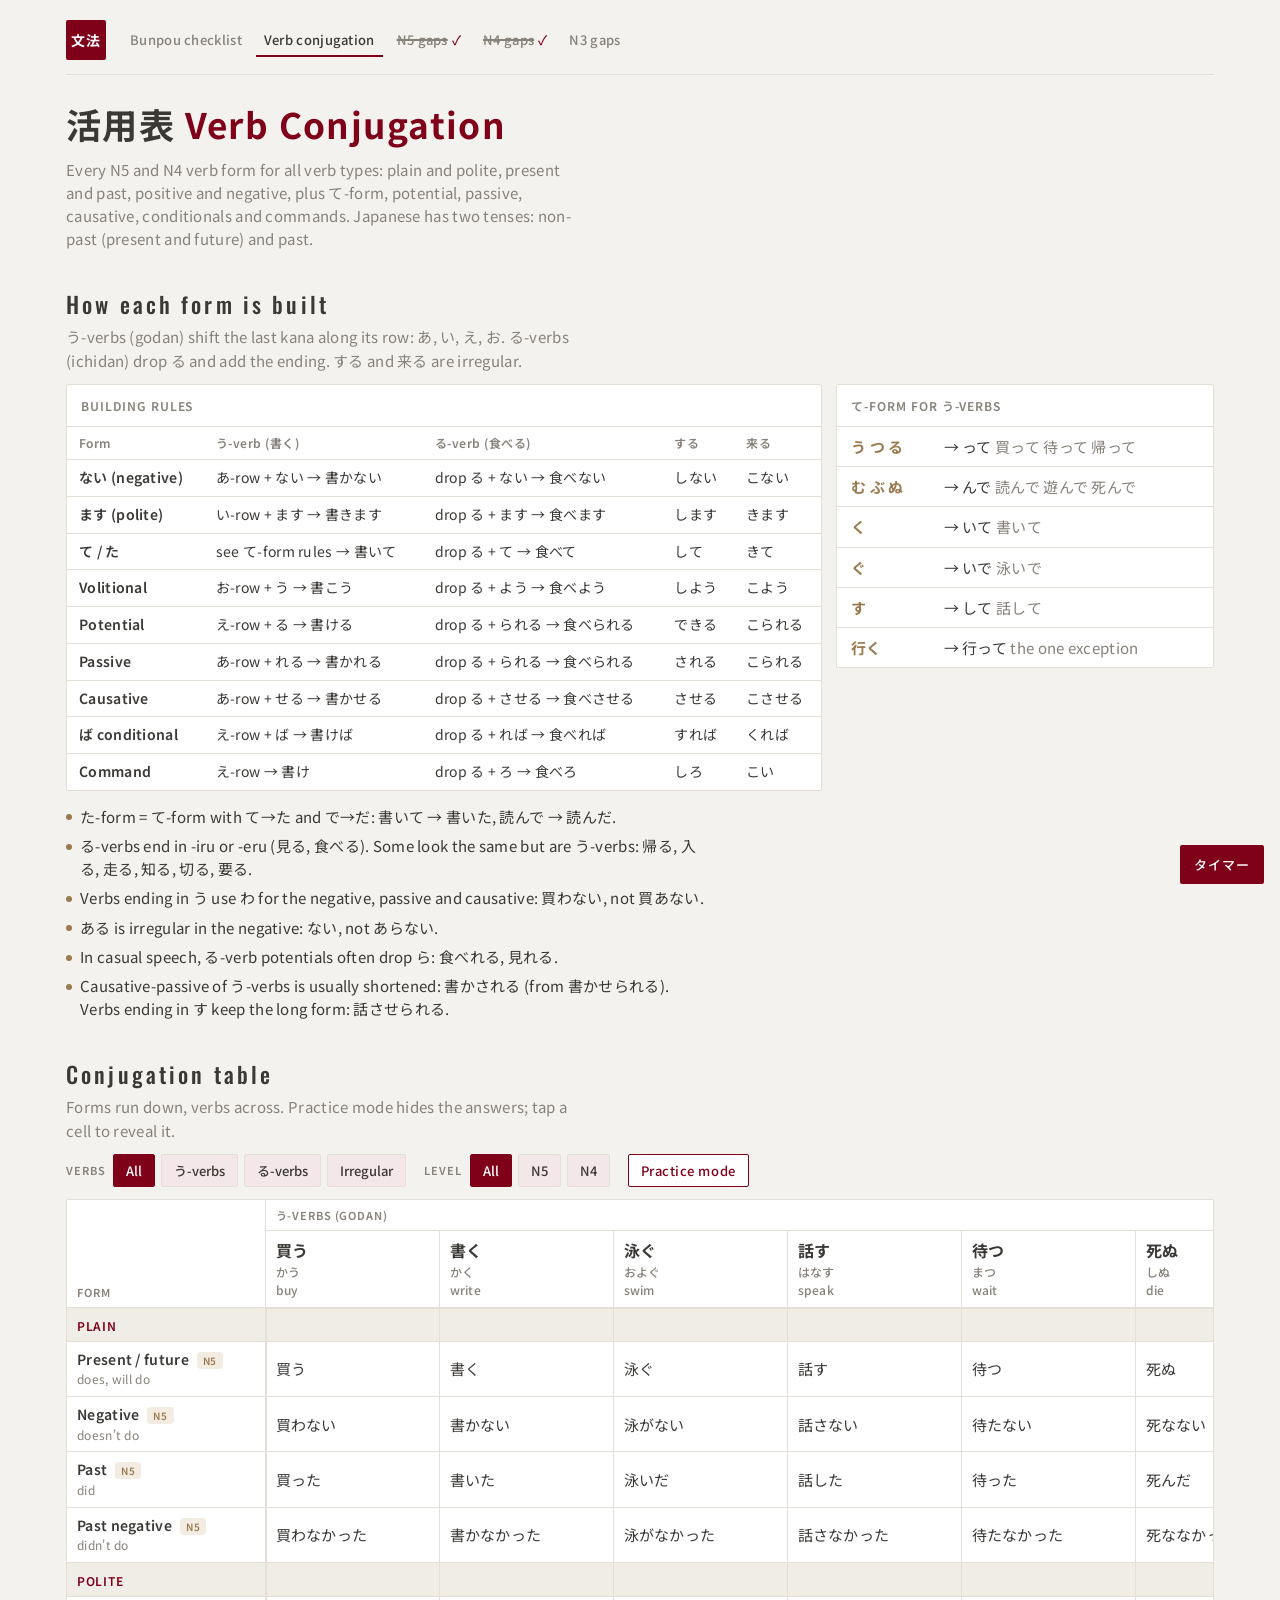
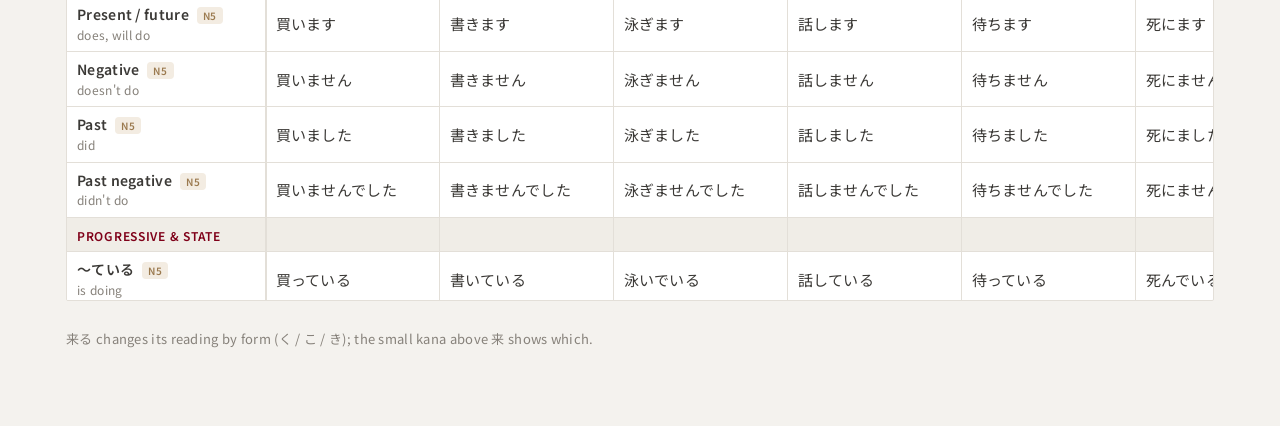
<file: conjugations.html>
<!doctype html>
<html lang="ja">
<head>
<meta charset="utf-8">
<meta name="viewport" content="width=device-width, initial-scale=1, viewport-fit=cover">
<title>Verb Conjugation Cheat Sheet</title>
<link rel="preconnect" href="https://fonts.googleapis.com">
<link rel="preconnect" href="https://fonts.gstatic.com" crossorigin>
<link rel="stylesheet" href="https://fonts.googleapis.com/css2?family=Noto+Sans+JP:wght@400;500;700&family=Oswald:wght@400;500;600&display=swap">
<style>
/* Same visual system as the checklist; wider column so the big table has room. Table: forms down, verbs across, both headers sticky */
:root{
  --bg:#f6f7f9; --surface:#ffffff; --fg:#1b2030; --muted:#5c6478; --line:#dde1ea;
  --ai:#2b3f8f; --ai-soft:#e6eaf7; --shu:#c2412d; --shu-soft:#f8e6e2; --band:#eef0f5;
  --f-display:"Shippori Mincho","Hiragino Mincho ProN","Yu Mincho",serif;
  --f-body:"IBM Plex Sans","Zen Kaku Gothic New","Hiragino Sans","Noto Sans JP",system-ui,sans-serif;
  --f-jp:"Zen Kaku Gothic New","Hiragino Sans","Noto Sans JP",sans-serif;
}
@media (prefers-color-scheme: dark){:root:not([data-theme="light"]){
  --bg:#12151d; --surface:#1a1f2a; --fg:#e7e9f0; --muted:#9aa2b6; --line:#2c3342;
  --ai:#8fa4ef; --ai-soft:#232c48; --shu:#ec7a63; --shu-soft:#3a2420; --band:#202634; color-scheme:dark}}
:root[data-theme="dark"]{
  --bg:#12151d; --surface:#1a1f2a; --fg:#e7e9f0; --muted:#9aa2b6; --line:#2c3342;
  --ai:#8fa4ef; --ai-soft:#232c48; --shu:#ec7a63; --shu-soft:#3a2420; --band:#202634; color-scheme:dark}
*{box-sizing:border-box}
body{margin:0;background:var(--bg);color:var(--fg);font-family:var(--f-body);font-size:15px;line-height:1.55}
.wrap{max-width:1180px;margin:0 auto;padding-inline:16px;padding-block:20px 64px}
.narrow{max-width:760px}

nav.site{display:flex;gap:4px;flex-wrap:wrap;border-bottom:1px solid var(--line);padding-bottom:10px}
nav.site a{font:500 14px var(--f-body);text-decoration:none;color:var(--muted);padding:6px 12px;border-radius:8px}
nav.site a:hover{color:var(--fg);background:var(--surface)}
nav.site a[aria-current="page"]{color:var(--ai);background:var(--ai-soft)}
nav.site a.done s{text-decoration-thickness:1.5px}
nav.site a.done .tick{margin-left:4px;color:var(--ai)}
a:focus-visible,button:focus-visible{outline:2px solid var(--shu);outline-offset:2px}

h1{font-family:var(--f-display);font-weight:800;font-size:clamp(1.6rem,4vw,2.2rem);margin:18px 0 0;text-wrap:balance}
h1 span{color:var(--shu)}
.lead{color:var(--muted);margin:6px 0 0;max-width:65ch}
h2{font-family:var(--f-display);font-weight:800;font-size:1.4rem;margin:36px 0 4px}
h2+p{color:var(--muted);margin:0 0 12px;max-width:65ch}

/* rules */
.rules{display:grid;grid-template-columns:minmax(0,2fr) minmax(0,1fr);gap:14px;align-items:start}
@media (max-width:820px){.rules{grid-template-columns:minmax(0,1fr)}}
.panel{background:var(--surface);border:1px solid var(--line);border-radius:10px;overflow:hidden;min-width:0}
.panel h3{font:600 12px var(--f-body);letter-spacing:.08em;text-transform:uppercase;color:var(--muted);margin:0;padding:12px 14px;border-bottom:1px solid var(--line)}
.scroll-x{overflow-x:auto}
table.rt{border-collapse:collapse;width:100%;font-size:14px}
.rt th,.rt td{text-align:left;padding:7px 12px;border-bottom:1px solid var(--line);vertical-align:top}
.rt tr:last-child td{border-bottom:0}
.rt th{font-weight:600;font-size:12px;color:var(--muted);letter-spacing:.04em;white-space:nowrap}
.rt td{font-family:var(--f-jp);white-space:nowrap}
.rt td:first-child{font-family:var(--f-body);font-weight:600;white-space:nowrap}
.te{display:grid;gap:0}
.te div{display:grid;grid-template-columns:5.5em minmax(0,1fr);gap:10px;padding:8px 14px;border-bottom:1px solid var(--line);font-family:var(--f-jp)}
.te div:last-child{border-bottom:0}
.te b{color:var(--shu);font-weight:700}
.te .ex{color:var(--muted)}
.notes{margin:14px 0 0;padding:0;list-style:none;display:grid;gap:6px;max-width:80ch}
.notes li{padding-left:14px;position:relative;color:var(--fg)}
.notes li::before{content:"";position:absolute;left:0;top:.65em;width:6px;height:6px;border-radius:50%;background:var(--shu)}

/* controls */
.controls{display:flex;flex-wrap:wrap;gap:10px 18px;align-items:center;margin:4px 0 12px}
.chips{display:flex;gap:6px;flex-wrap:wrap;align-items:center}
.chips .lbl{font:600 11px var(--f-body);letter-spacing:.08em;text-transform:uppercase;color:var(--muted);margin-right:2px}
.chip{font:500 13px var(--f-body);border:1px solid var(--line);background:var(--surface);color:var(--fg);padding:6px 12px;border-radius:999px;cursor:pointer}
.chip[aria-pressed="true"]{background:var(--ai);border-color:var(--ai);color:var(--bg)}
.practice{font:600 13px var(--f-body);border:1px solid var(--shu);color:var(--shu);background:var(--surface);padding:6px 12px;border-radius:999px;cursor:pointer}
.practice[aria-pressed="true"]{background:var(--shu);color:var(--surface)}
.hint{font-size:13px;color:var(--muted)}

/* big table */
.big{max-height:78vh;overflow:auto;border:1px solid var(--line);border-radius:10px;background:var(--surface)}
table.ct{border-collapse:separate;border-spacing:0;font-size:14px;min-width:100%}
.ct th,.ct td{padding:7px 10px;border-bottom:1px solid var(--line);border-right:1px solid var(--line);white-space:nowrap;text-align:left;vertical-align:middle}
.ct thead th{position:sticky;top:0;z-index:2;background:var(--surface);font-weight:500}
.ct thead tr.grp th{top:0;font:600 11px var(--f-body);letter-spacing:.08em;text-transform:uppercase;color:var(--muted);height:30px}
.ct thead tr.vb th{top:30px;box-shadow:0 1px 0 var(--line)}
.ct .corner{left:0;z-index:4}
.ct tbody th{position:sticky;left:0;z-index:1;background:var(--surface);font-weight:500;min-width:190px;box-shadow:1px 0 0 var(--line)}
.ct tr.sec th{background:var(--band);font:600 12px var(--f-body);letter-spacing:.06em;text-transform:uppercase;color:var(--ai);padding-top:9px}
.ct tr.sec td{background:var(--band)}
.vk{font-family:var(--f-jp);font-weight:700;font-size:16px;display:block}
.vr{font-family:var(--f-jp);font-size:12px;color:var(--muted);display:block}
.ve{font-size:12px;color:var(--muted);display:block}
.rl{display:flex;align-items:baseline;gap:8px}
.rl .name{font-weight:600}
.rl .lv{font:600 10px var(--f-body);letter-spacing:.06em;padding:1px 6px;border-radius:4px}
.lv.N5{background:var(--shu-soft);color:var(--shu)}
.lv.N4{background:var(--ai-soft);color:var(--ai)}
.gl{display:block;font-size:12px;color:var(--muted);font-weight:400}
.ct td{font-family:var(--f-jp);font-size:15px}
.ct td.c{cursor:default}
.ct tbody tr:not(.sec):hover td,.ct tbody tr:not(.sec):hover th{background:var(--ai-soft)}
.godan-last{border-right:2px solid var(--line)}
ruby rt{font-size:.55em;color:var(--muted)}
.practicing td.c{cursor:pointer}
.practicing td.c:not(.shown) .v{filter:blur(6px);opacity:.5;user-select:none}
.practicing td.c:not(.shown){background:repeating-linear-gradient(-45deg,transparent 0 6px,var(--band) 6px 7px)}
.foot{margin-top:28px;color:var(--muted);font-size:13px}
</style>
<link rel="stylesheet" href="muji.css">
</head>
<body>
<div class="wrap">
  <nav class="site" aria-label="Site">
    <a href="./">Bunpou checklist</a>
    <a href="conjugations.html" aria-current="page">Verb conjugation</a>
    <a href="n5-open-points.html" class="done" title="Done"><s>N5 gaps</s><span class="tick" aria-label="done">✓</span></a>
    <a href="n4-open-points.html" class="done" title="Done"><s>N4 gaps</s><span class="tick" aria-label="done">✓</span></a>
    <a href="n3-open-points.html">N3 gaps</a>
  </nav>

  <h1>活用表 <span>Verb Conjugation</span></h1>
  <p class="lead">Every N5 and N4 verb form for all verb types: plain and polite, present and past, positive and negative, plus て-form, potential, passive, causative, conditionals and commands. Japanese has two tenses: non-past (present and future) and past.</p>

  <h2>How each form is built</h2>
  <p>う-verbs (godan) shift the last kana along its row: あ, い, え, お. る-verbs (ichidan) drop る and add the ending. する and 来る are irregular.</p>
  <div class="rules">
    <div class="panel">
      <h3>Building rules</h3>
      <div class="scroll-x">
      <table class="rt">
        <thead><tr><th>Form</th><th>う-verb (書く)</th><th>る-verb (食べる)</th><th>する</th><th>来る</th></tr></thead>
        <tbody>
          <tr><td>ない (negative)</td><td>あ-row + ない → 書かない</td><td>drop る + ない → 食べない</td><td>しない</td><td>こない</td></tr>
          <tr><td>ます (polite)</td><td>い-row + ます → 書きます</td><td>drop る + ます → 食べます</td><td>します</td><td>きます</td></tr>
          <tr><td>て / た</td><td>see て-form rules → 書いて</td><td>drop る + て → 食べて</td><td>して</td><td>きて</td></tr>
          <tr><td>Volitional</td><td>お-row + う → 書こう</td><td>drop る + よう → 食べよう</td><td>しよう</td><td>こよう</td></tr>
          <tr><td>Potential</td><td>え-row + る → 書ける</td><td>drop る + られる → 食べられる</td><td>できる</td><td>こられる</td></tr>
          <tr><td>Passive</td><td>あ-row + れる → 書かれる</td><td>drop る + られる → 食べられる</td><td>される</td><td>こられる</td></tr>
          <tr><td>Causative</td><td>あ-row + せる → 書かせる</td><td>drop る + させる → 食べさせる</td><td>させる</td><td>こさせる</td></tr>
          <tr><td>ば conditional</td><td>え-row + ば → 書けば</td><td>drop る + れば → 食べれば</td><td>すれば</td><td>くれば</td></tr>
          <tr><td>Command</td><td>え-row → 書け</td><td>drop る + ろ → 食べろ</td><td>しろ</td><td>こい</td></tr>
        </tbody>
      </table>
      </div>
    </div>
    <div class="panel">
      <h3>て-form for う-verbs</h3>
      <div class="te">
        <div><b>う つ る</b><span>→ って <span class="ex">買って 待って 帰って</span></span></div>
        <div><b>む ぶ ぬ</b><span>→ んで <span class="ex">読んで 遊んで 死んで</span></span></div>
        <div><b>く</b><span>→ いて <span class="ex">書いて</span></span></div>
        <div><b>ぐ</b><span>→ いで <span class="ex">泳いで</span></span></div>
        <div><b>す</b><span>→ して <span class="ex">話して</span></span></div>
        <div><b>行く</b><span>→ 行って <span class="ex">the one exception</span></span></div>
      </div>
    </div>
  </div>
  <ul class="notes">
    <li>た-form = て-form with て→た and で→だ: 書いて → 書いた, 読んで → 読んだ.</li>
    <li>る-verbs end in -iru or -eru (見る, 食べる). Some look the same but are う-verbs: 帰る, 入る, 走る, 知る, 切る, 要る.</li>
    <li>Verbs ending in う use わ for the negative, passive and causative: 買わない, not 買あない.</li>
    <li>ある is irregular in the negative: ない, not あらない.</li>
    <li>In casual speech, る-verb potentials often drop ら: 食べれる, 見れる.</li>
    <li>Causative-passive of う-verbs is usually shortened: 書かされる (from 書かせられる). Verbs ending in す keep the long form: 話させられる.</li>
  </ul>

  <h2>Conjugation table</h2>
  <p>Forms run down, verbs across. Practice mode hides the answers; tap a cell to reveal it.</p>
  <div class="controls">
    <div class="chips" role="group" aria-label="Verb type">
      <span class="lbl">Verbs</span>
      <button class="chip" id="g-all" data-g="all" aria-pressed="true">All</button>
      <button class="chip" id="g-godan" data-g="godan" aria-pressed="false">う-verbs</button>
      <button class="chip" id="g-ichidan" data-g="ichidan" aria-pressed="false">る-verbs</button>
      <button class="chip" id="g-irr" data-g="irr" aria-pressed="false">Irregular</button>
    </div>
    <div class="chips" role="group" aria-label="JLPT level">
      <span class="lbl">Level</span>
      <button class="chip" id="l-all" data-l="all" aria-pressed="true">All</button>
      <button class="chip" id="l-n5" data-l="N5" aria-pressed="false">N5</button>
      <button class="chip" id="l-n4" data-l="N4" aria-pressed="false">N4</button>
    </div>
    <button class="practice" id="practice" aria-pressed="false">Practice mode</button>
    <button class="chip" id="reveal" hidden>Show all</button>
  </div>
  <div class="big" id="big"><table class="ct" id="ct"></table></div>
  <p class="foot">来る changes its reading by form (く / こ / き); the small kana above 来 shows which.</p>
</div>

<script>
const R={"う":["わ","い","え","お"],"く":["か","き","け","こ"],"ぐ":["が","ぎ","げ","ご"],"す":["さ","し","せ","そ"],"つ":["た","ち","て","と"],"ぬ":["な","に","ね","の"],"ぶ":["ば","び","べ","ぼ"],"む":["ま","み","め","も"],"る":["ら","り","れ","ろ"]};
const TE={"う":"って","つ":"って","る":"って","ぬ":"んで","ぶ":"んで","む":"んで","く":"いて","ぐ":"いで","す":"して"};
const toTa=t=>t.replace(/て$/,"た").replace(/で$/,"だ");

function godan(dict,iku){
  const s=dict.slice(0,-1), e=dict.slice(-1), r=R[e];
  const te=iku? s+"って" : s+TE[e];
  return {dict,a:s+r[0],i:s+r[1],te,ta:toTa(te),vol:s+r[3]+"う",pot:s+r[2]+"る",pass:s+r[0]+"れる",caus:s+r[0]+"せる",
    cp:e==="す"? s+r[0]+"せられる" : s+r[0]+"される",ba:s+r[2]+"ば",imp:s+r[2]};
}
function ichidan(dict){
  const s=dict.slice(0,-1);
  return {dict,a:s,i:s,te:s+"て",ta:s+"た",vol:s+"よう",pot:s+"られる",pass:s+"られる",caus:s+"させる",cp:s+"させられる",ba:s+"れば",imp:s+"ろ"};
}
const K=r=>`<ruby>来<rt>${r}</rt></ruby>`;
const SURU={dict:"する",a:"し",i:"し",te:"して",ta:"した",vol:"しよう",pot:"できる",pass:"される",caus:"させる",cp:"させられる",ba:"すれば",imp:"しろ"};
const KURU={dict:K("く")+"る",a:K("こ"),i:K("き"),te:K("き")+"て",ta:K("き")+"た",vol:K("こ")+"よう",pot:K("こ")+"られる",pass:K("こ")+"られる",caus:K("こ")+"させる",cp:K("こ")+"させられる",ba:K("く")+"れば",imp:K("こ")+"い"};

const VERBS=[
  {g:"godan",k:"買う",r:"かう",en:"buy",f:godan("買う")},
  {g:"godan",k:"書く",r:"かく",en:"write",f:godan("書く")},
  {g:"godan",k:"泳ぐ",r:"およぐ",en:"swim",f:godan("泳ぐ")},
  {g:"godan",k:"話す",r:"はなす",en:"speak",f:godan("話す")},
  {g:"godan",k:"待つ",r:"まつ",en:"wait",f:godan("待つ")},
  {g:"godan",k:"死ぬ",r:"しぬ",en:"die",f:godan("死ぬ")},
  {g:"godan",k:"遊ぶ",r:"あそぶ",en:"play",f:godan("遊ぶ")},
  {g:"godan",k:"読む",r:"よむ",en:"read",f:godan("読む")},
  {g:"godan",k:"帰る",r:"かえる",en:"go home",f:godan("帰る")},
  {g:"ichidan",k:"食べる",r:"たべる",en:"eat",f:ichidan("食べる")},
  {g:"ichidan",k:"見る",r:"みる",en:"see",f:ichidan("見る")},
  {g:"irr",k:"する",r:"する",en:"do",f:SURU},
  {g:"irr",k:"来る",r:"くる",en:"come",f:KURU},
  {g:"irr",k:"行く",r:"いく",en:"go",f:godan("行く",true)}
];
const GROUPS=[["godan","う-verbs (godan)"],["ichidan","る-verbs (ichidan)"],["irr","Irregular & special"]];

const ROWS=[
 ["Plain",[
  ["Present / future","does, will do","N5",f=>f.dict],
  ["Negative","doesn't do","N5",f=>f.a+"ない"],
  ["Past","did","N5",f=>f.ta],
  ["Past negative","didn't do","N5",f=>f.a+"なかった"]]],
 ["Polite",[
  ["Present / future","does, will do","N5",f=>f.i+"ます"],
  ["Negative","doesn't do","N5",f=>f.i+"ません"],
  ["Past","did","N5",f=>f.i+"ました"],
  ["Past negative","didn't do","N5",f=>f.i+"ませんでした"]]],
 ["Progressive & state",[
  ["〜ている","is doing","N5",f=>f.te+"いる"],
  ["〜ていない","isn't doing, hasn't yet","N5",f=>f.te+"いない"],
  ["〜ていた","was doing","N5",f=>f.te+"いた"],
  ["〜ています","is doing (polite)","N5",f=>f.te+"います"],
  ["〜ていました","was doing (polite)","N5",f=>f.te+"いました"]]],
 ["Connecting",[
  ["て-form","and, then","N5",f=>f.te],
  ["ます-stem","base for ます, たい, ながら","N5",f=>f.i],
  ["〜てから","after doing","N5",f=>f.te+"から"],
  ["〜ながら","while doing","N5",f=>f.i+"ながら"],
  ["〜ないで","without doing","N4",f=>f.a+"ないで"]]],
 ["Wanting & inviting",[
  ["〜たい","want to do","N5",f=>f.i+"たい"],
  ["〜たくない","don't want to do","N5",f=>f.i+"たくない"],
  ["〜ましょう","let's do","N5",f=>f.i+"ましょう"],
  ["〜ませんか","won't you do?","N5",f=>f.i+"ませんか"],
  ["Volitional","let's do (plain)","N4",f=>f.vol]]],
 ["Requests & commands",[
  ["〜てください","please do","N5",f=>f.te+"ください"],
  ["〜ないでください","please don't","N5",f=>f.a+"ないでください"],
  ["Command","do it!","N4",f=>f.imp],
  ["Prohibition","don't!","N4",f=>f.dict+"な"]]],
 ["Obligation & permission",[
  ["〜なければならない","must do","N5",f=>f.a+"なければならない"],
  ["〜てもいい","may do","N5",f=>f.te+"もいい"],
  ["〜てはいけない","must not do","N5",f=>f.te+"はいけない"]]],
 ["Ability & voice",[
  ["Potential","can do","N4",f=>f.pot],
  ["Potential negative","can't do","N4",f=>f.pot.slice(0,-1)+"ない"],
  ["Passive","is done (to)","N4",f=>f.pass],
  ["Causative","makes / lets do","N4",f=>f.caus],
  ["Causative-passive","is made to do","N4",f=>f.cp]]],
 ["Conditionals",[
  ["〜ば","if","N4",f=>f.ba],
  ["〜なければ","if not","N4",f=>f.a+"なければ"],
  ["〜たら","if, when","N4",f=>f.ta+"ら"],
  ["〜なかったら","if not","N4",f=>f.a+"なかったら"]]],
 ["Experience & aspect",[
  ["〜たことがある","have done before","N5",f=>f.ta+"ことがある"],
  ["〜ておく","do in advance","N4",f=>f.te+"おく"],
  ["〜てしまう","end up doing, finish","N4",f=>f.te+"しまう"],
  ["〜てみる","try doing","N4",f=>f.te+"みる"]]]
];

let grp="all", lvl="all", practice=false;
try{const s=JSON.parse(localStorage.getItem("conj-ui")||"{}"); if(s.grp)grp=s.grp; if(s.lvl)lvl=s.lvl;}catch(e){}
const saveUI=()=>{try{localStorage.setItem("conj-ui",JSON.stringify({grp,lvl}))}catch(e){}};

function render(){
  const verbs=VERBS.filter(v=>grp==="all"||v.g===grp);
  const lastGodan=verbs.map(v=>v.g).lastIndexOf("godan");
  const lastIchi=verbs.map(v=>v.g).lastIndexOf("ichidan");
  const sep=i=>(i===lastGodan&&lastGodan<verbs.length-1)||(i===lastIchi&&lastIchi<verbs.length-1)?' class="godan-last"':'';
  let h='<thead><tr class="grp"><th class="corner" rowspan="2" style="z-index:5;vertical-align:bottom">Form</th>';
  for(const [g,name] of GROUPS){const n=verbs.filter(v=>v.g===g).length; if(n) h+=`<th colspan="${n}">${name}</th>`;}
  h+='</tr><tr class="vb">';
  verbs.forEach((v,i)=>{h+=`<th${sep(i)}><span class="vk">${v.k}</span><span class="vr">${v.r}</span><span class="ve">${v.en}</span></th>`});
  h+='</tr></thead><tbody>';
  for(const [sec,rows] of ROWS){
    const rs=rows.filter(r=>lvl==="all"||r[2]===lvl); if(!rs.length) continue;
    h+=`<tr class="sec"><th>${sec}</th>${verbs.map((v,i)=>`<td${sep(i)}></td>`).join("")}</tr>`;
    for(const [name,gloss,lv,fn] of rs){
      h+=`<tr><th><span class="rl"><span class="name">${name}</span><span class="lv ${lv}">${lv}</span></span><span class="gl">${gloss}</span></th>`;
      verbs.forEach((v,i)=>{const c=sep(i)?' godan-last':''; h+=`<td class="c${c}"><span class="v">${fn(v.f)}</span></td>`});
      h+='</tr>';
    }
  }
  h+='</tbody>';
  document.getElementById("ct").innerHTML=h;
}
function setPressed(sel,attr,val){document.querySelectorAll(sel).forEach(b=>b.setAttribute("aria-pressed",b.dataset[attr]===val))}
document.querySelectorAll("[data-g]").forEach(b=>b.addEventListener("click",()=>{grp=b.dataset.g;setPressed("[data-g]","g",grp);saveUI();render()}));
document.querySelectorAll("[data-l]").forEach(b=>b.addEventListener("click",()=>{lvl=b.dataset.l;setPressed("[data-l]","l",lvl);saveUI();render()}));
const pBtn=document.getElementById("practice"), rBtn=document.getElementById("reveal"), big=document.getElementById("big");
pBtn.addEventListener("click",()=>{practice=!practice;pBtn.setAttribute("aria-pressed",practice);big.classList.toggle("practicing",practice);rBtn.hidden=!practice;big.querySelectorAll(".shown").forEach(c=>c.classList.remove("shown"))});
rBtn.addEventListener("click",()=>big.querySelectorAll("td.c").forEach(c=>c.classList.add("shown")));
big.addEventListener("click",e=>{if(!practice)return;const td=e.target.closest("td.c");if(td)td.classList.toggle("shown")});
setPressed("[data-g]","g",grp); setPressed("[data-l]","l",lvl);
render();
</script>
<script src="timer.js" defer></script>
</body>
</html>
</file>
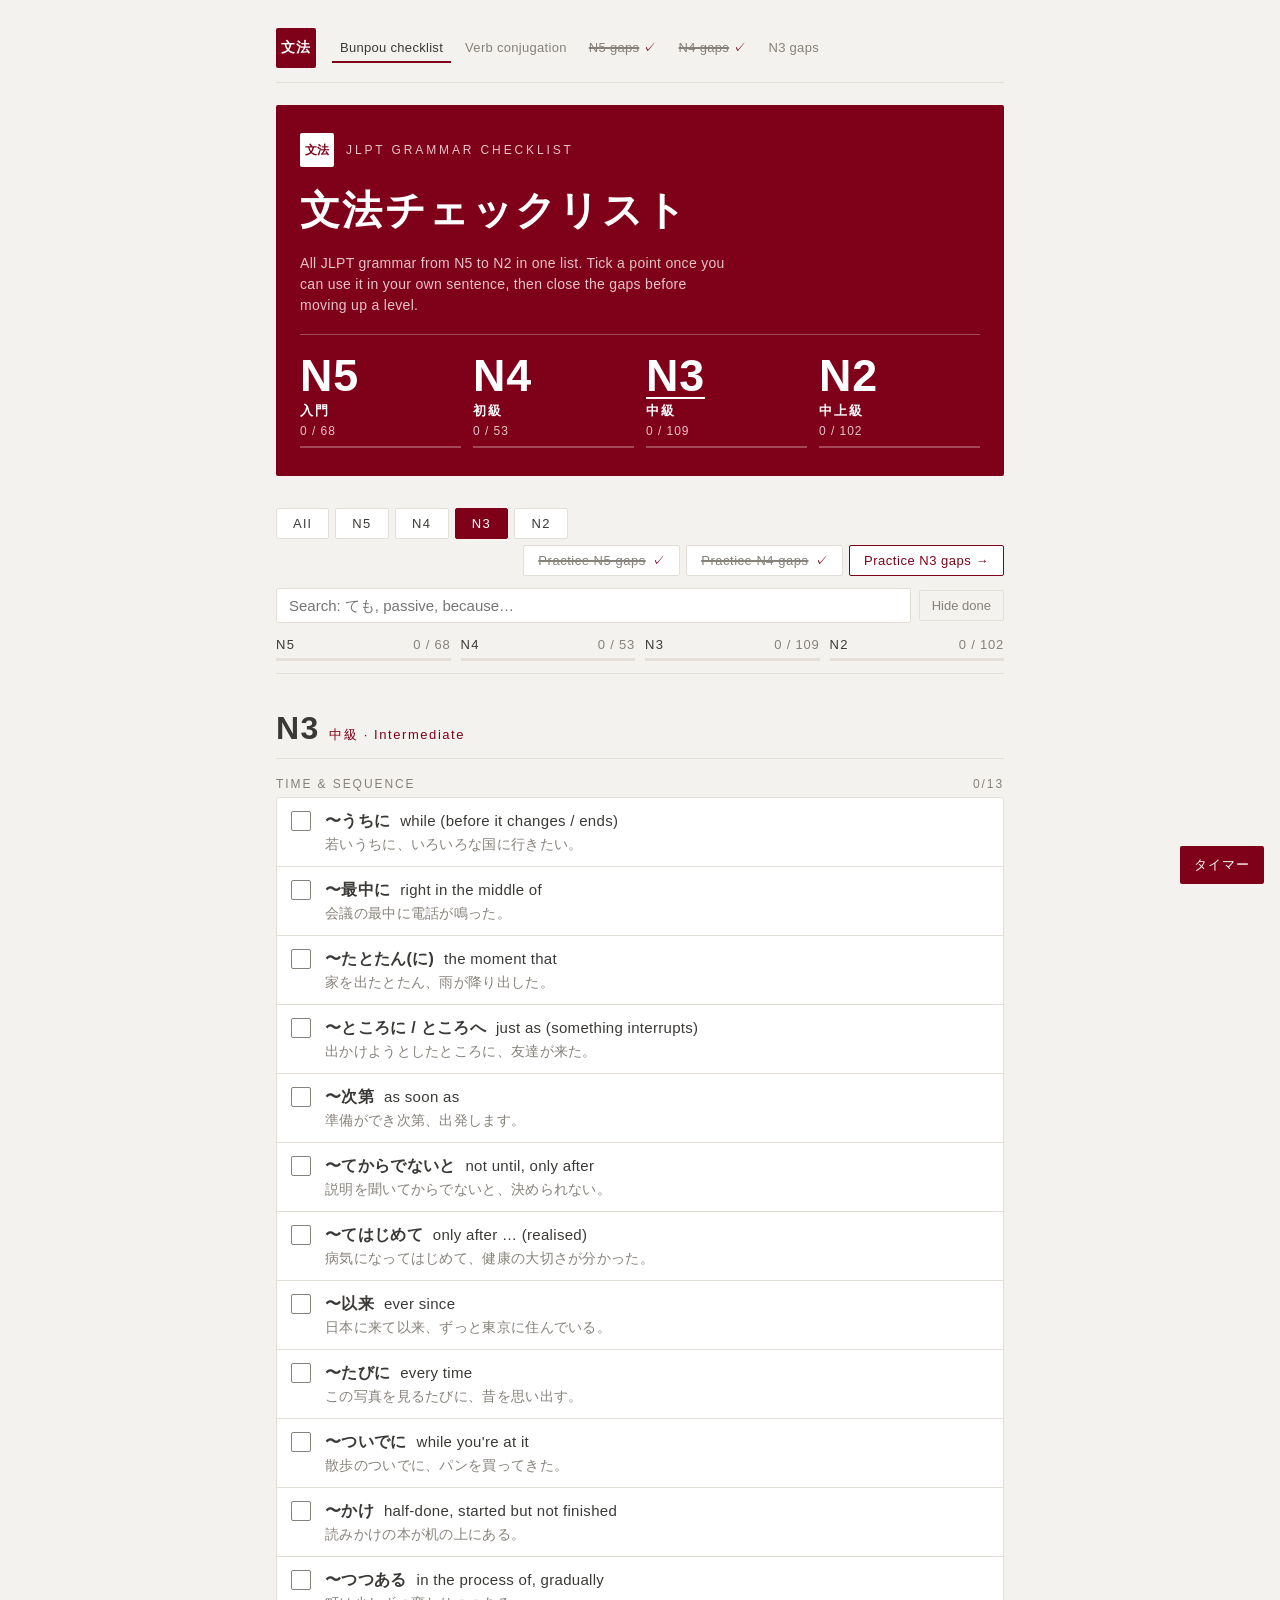
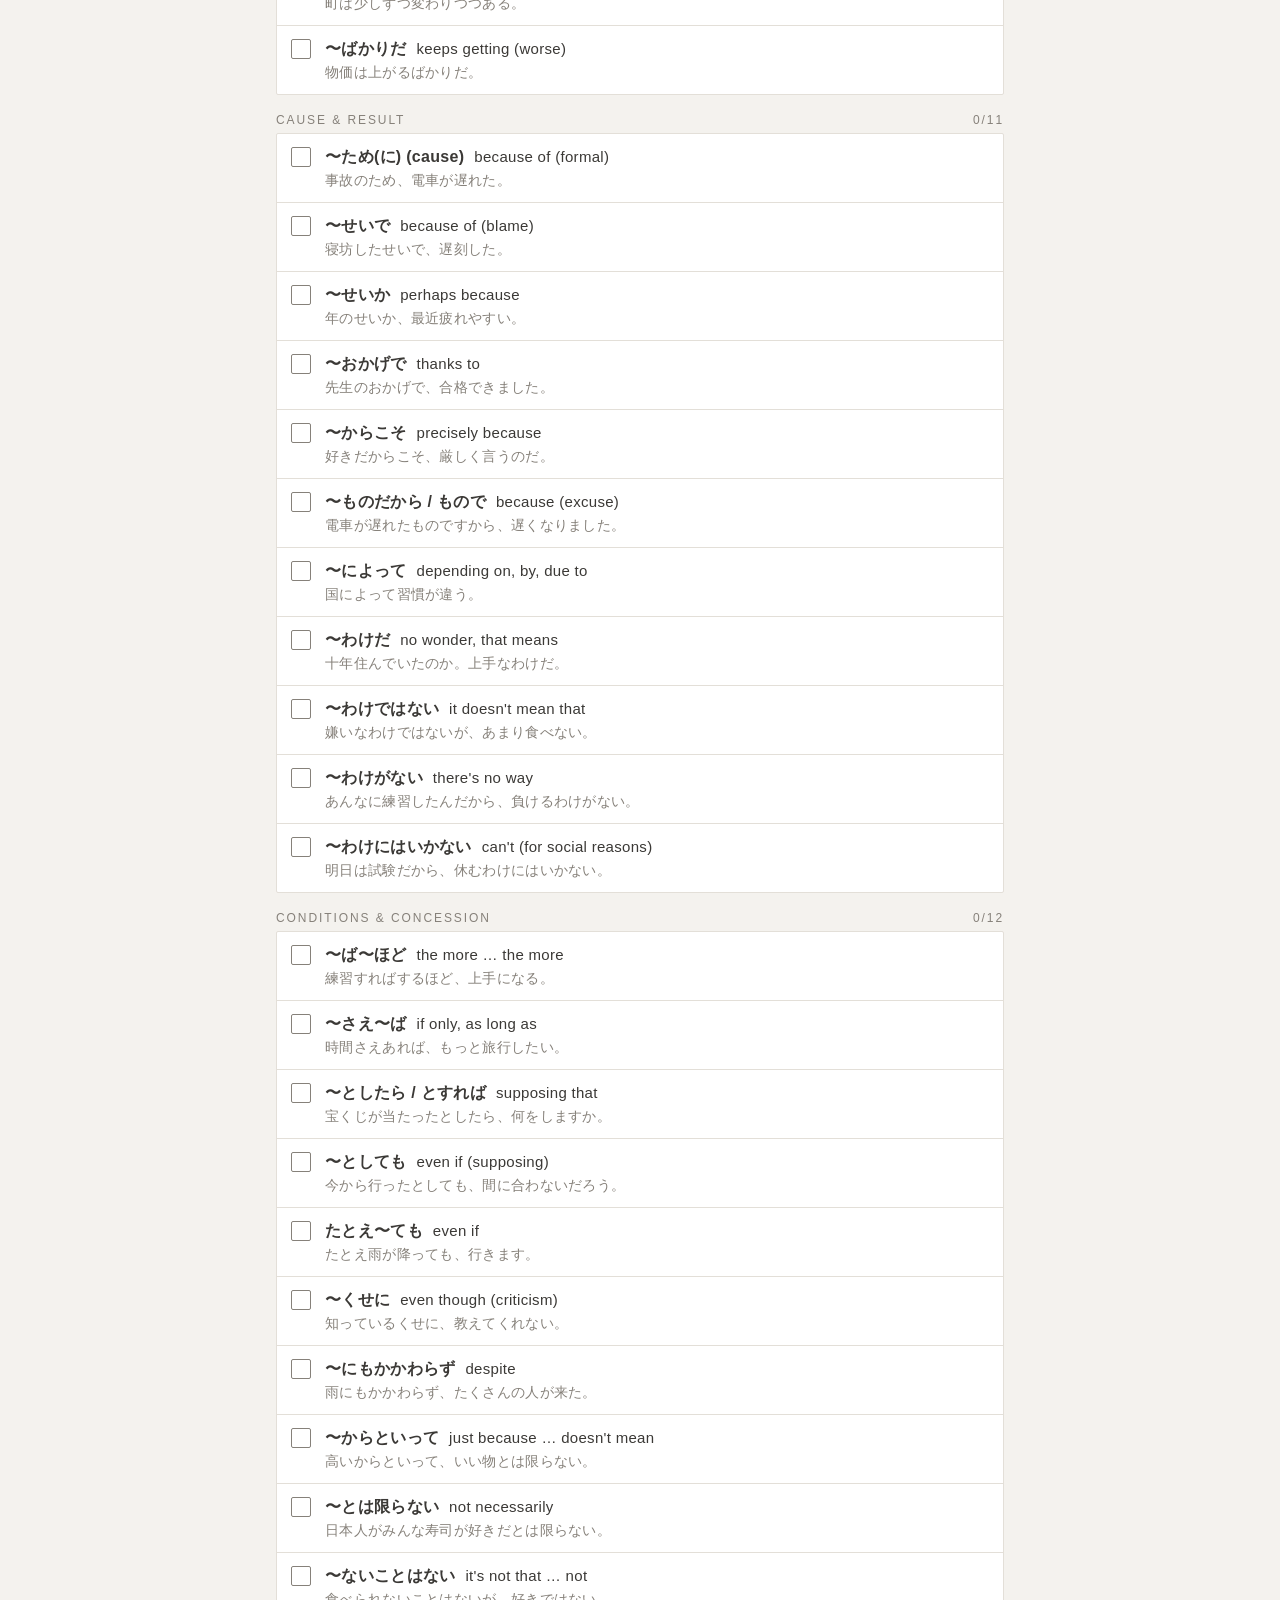
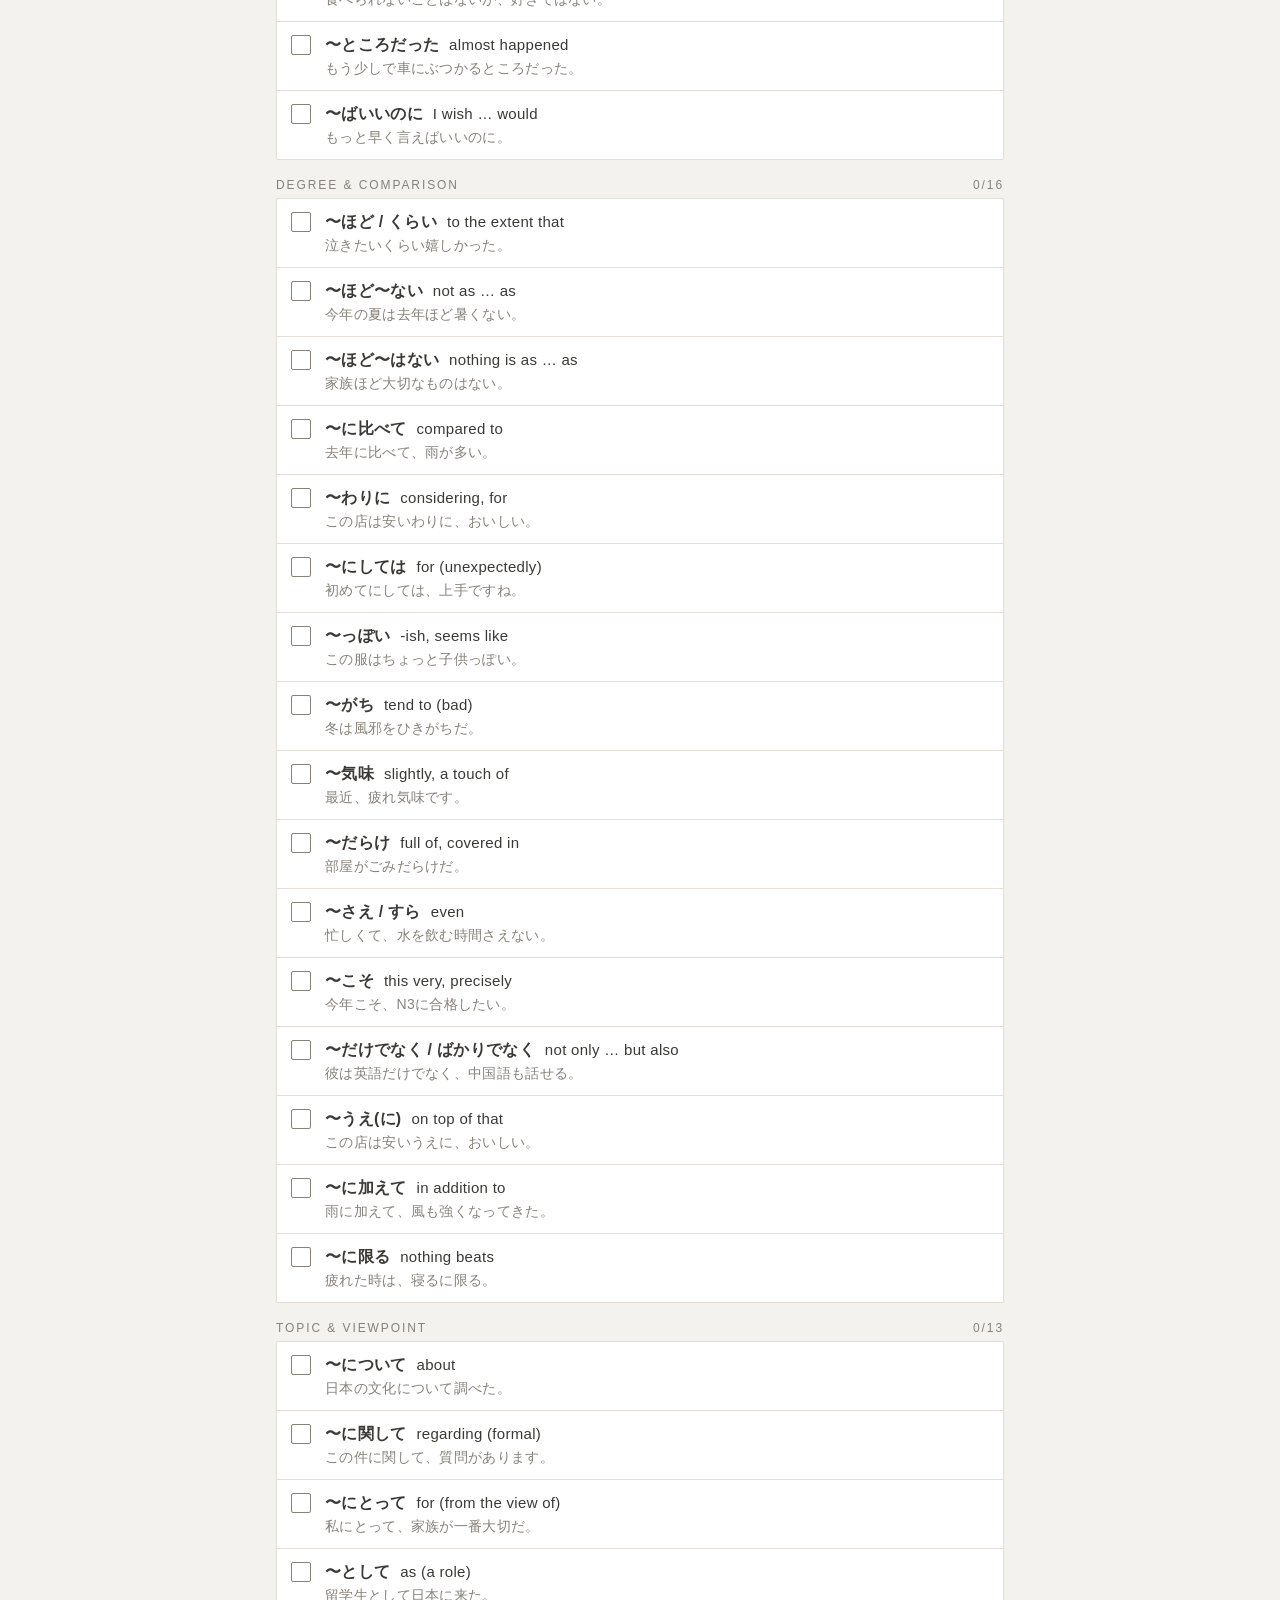
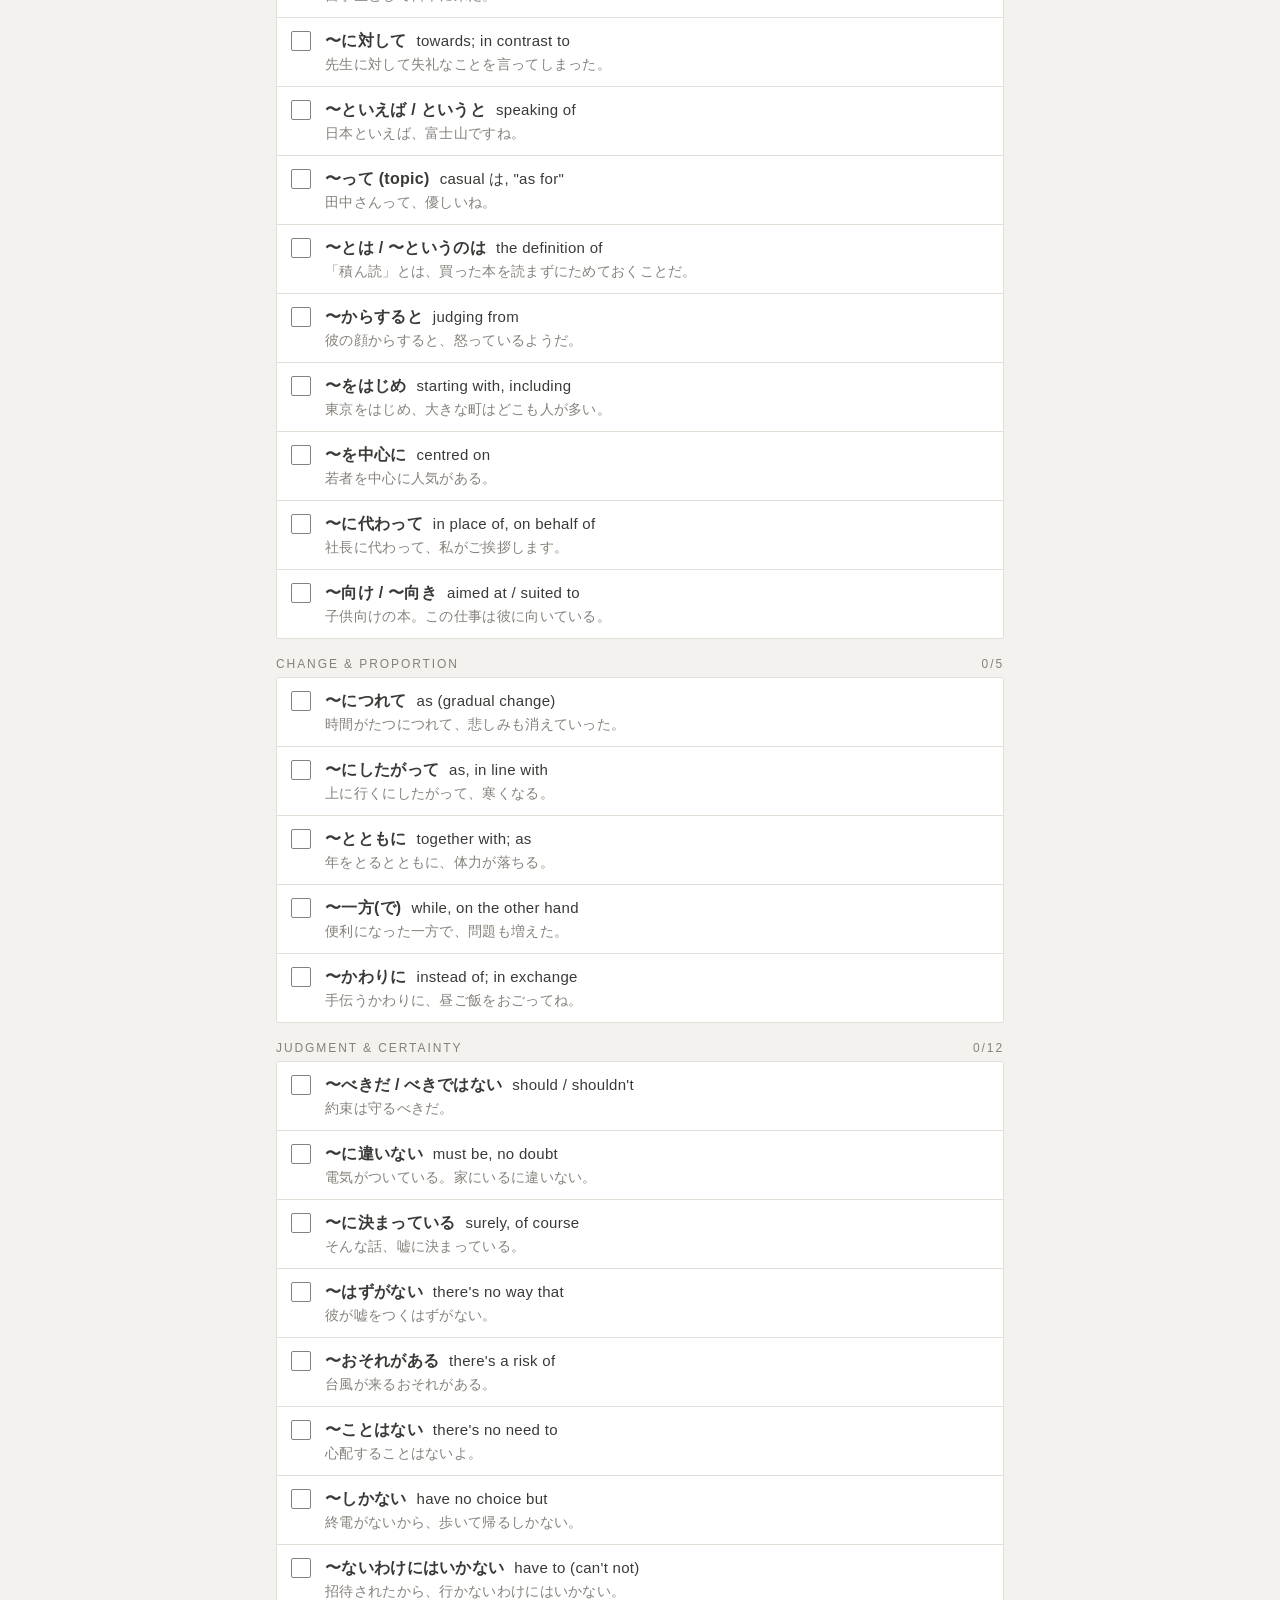
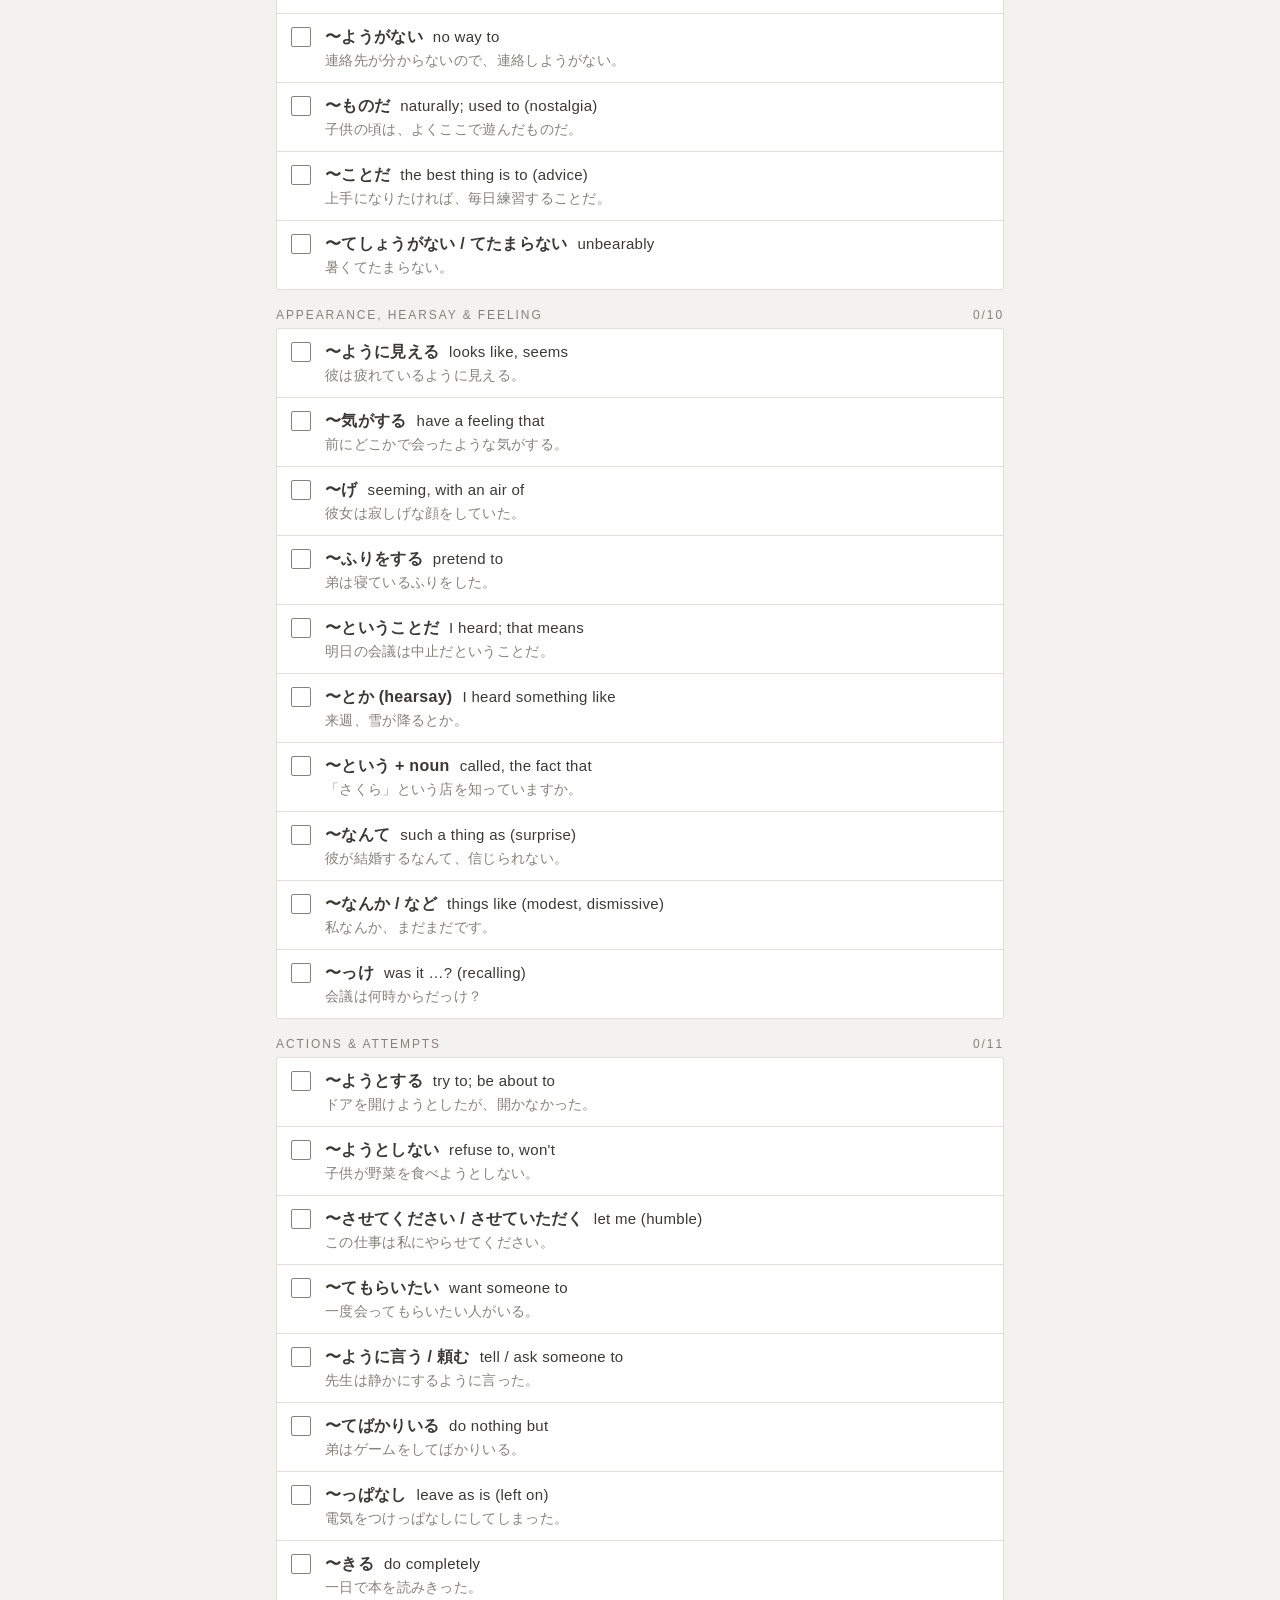
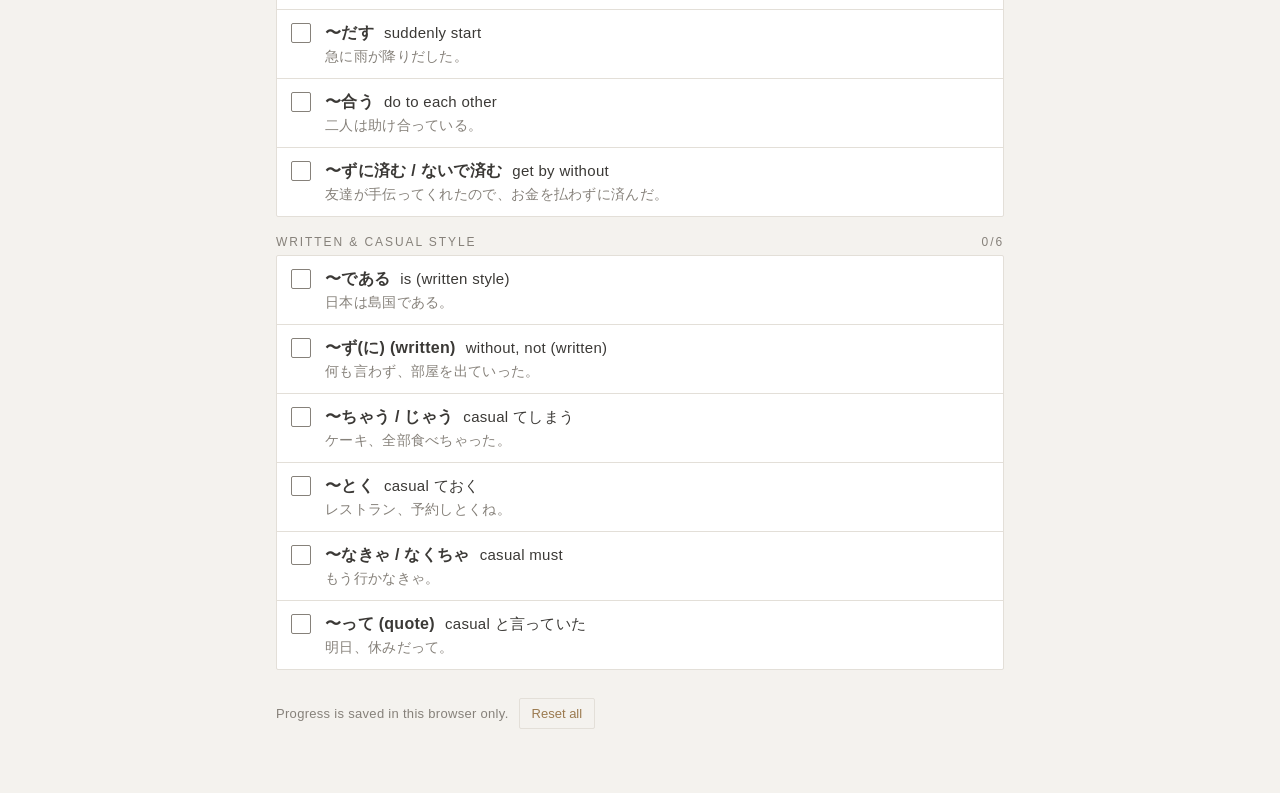
<file: n3-checklist.html>
<!doctype html>
<html lang="ja">
<head>
<meta charset="utf-8">
<title>Bunpou Checklist</title>
<meta http-equiv="refresh" content="0; url=./#n3">
<link rel="canonical" href="./#n3">
</head>
<body>
<p>The N3 checklist is now part of the <a href="./#n3">Bunpou checklist</a>.</p>
</body>
</html>
</file>
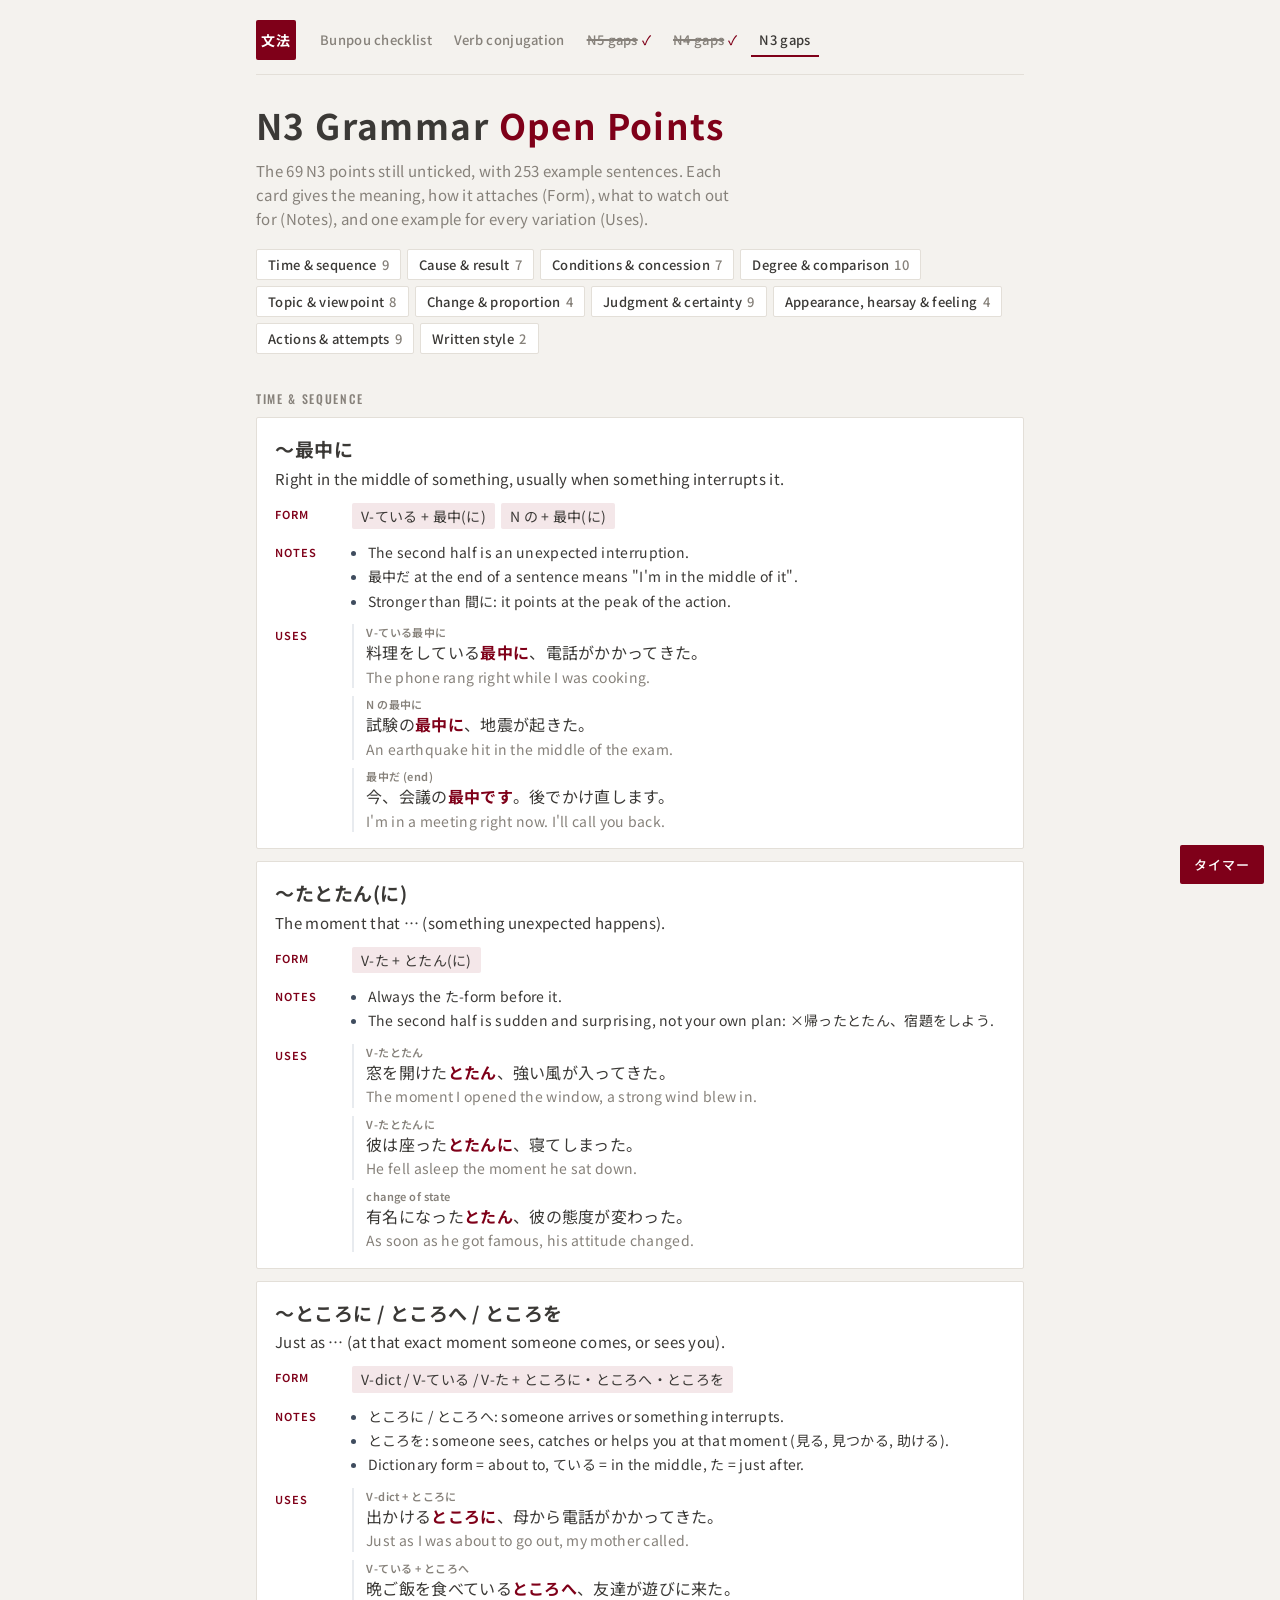
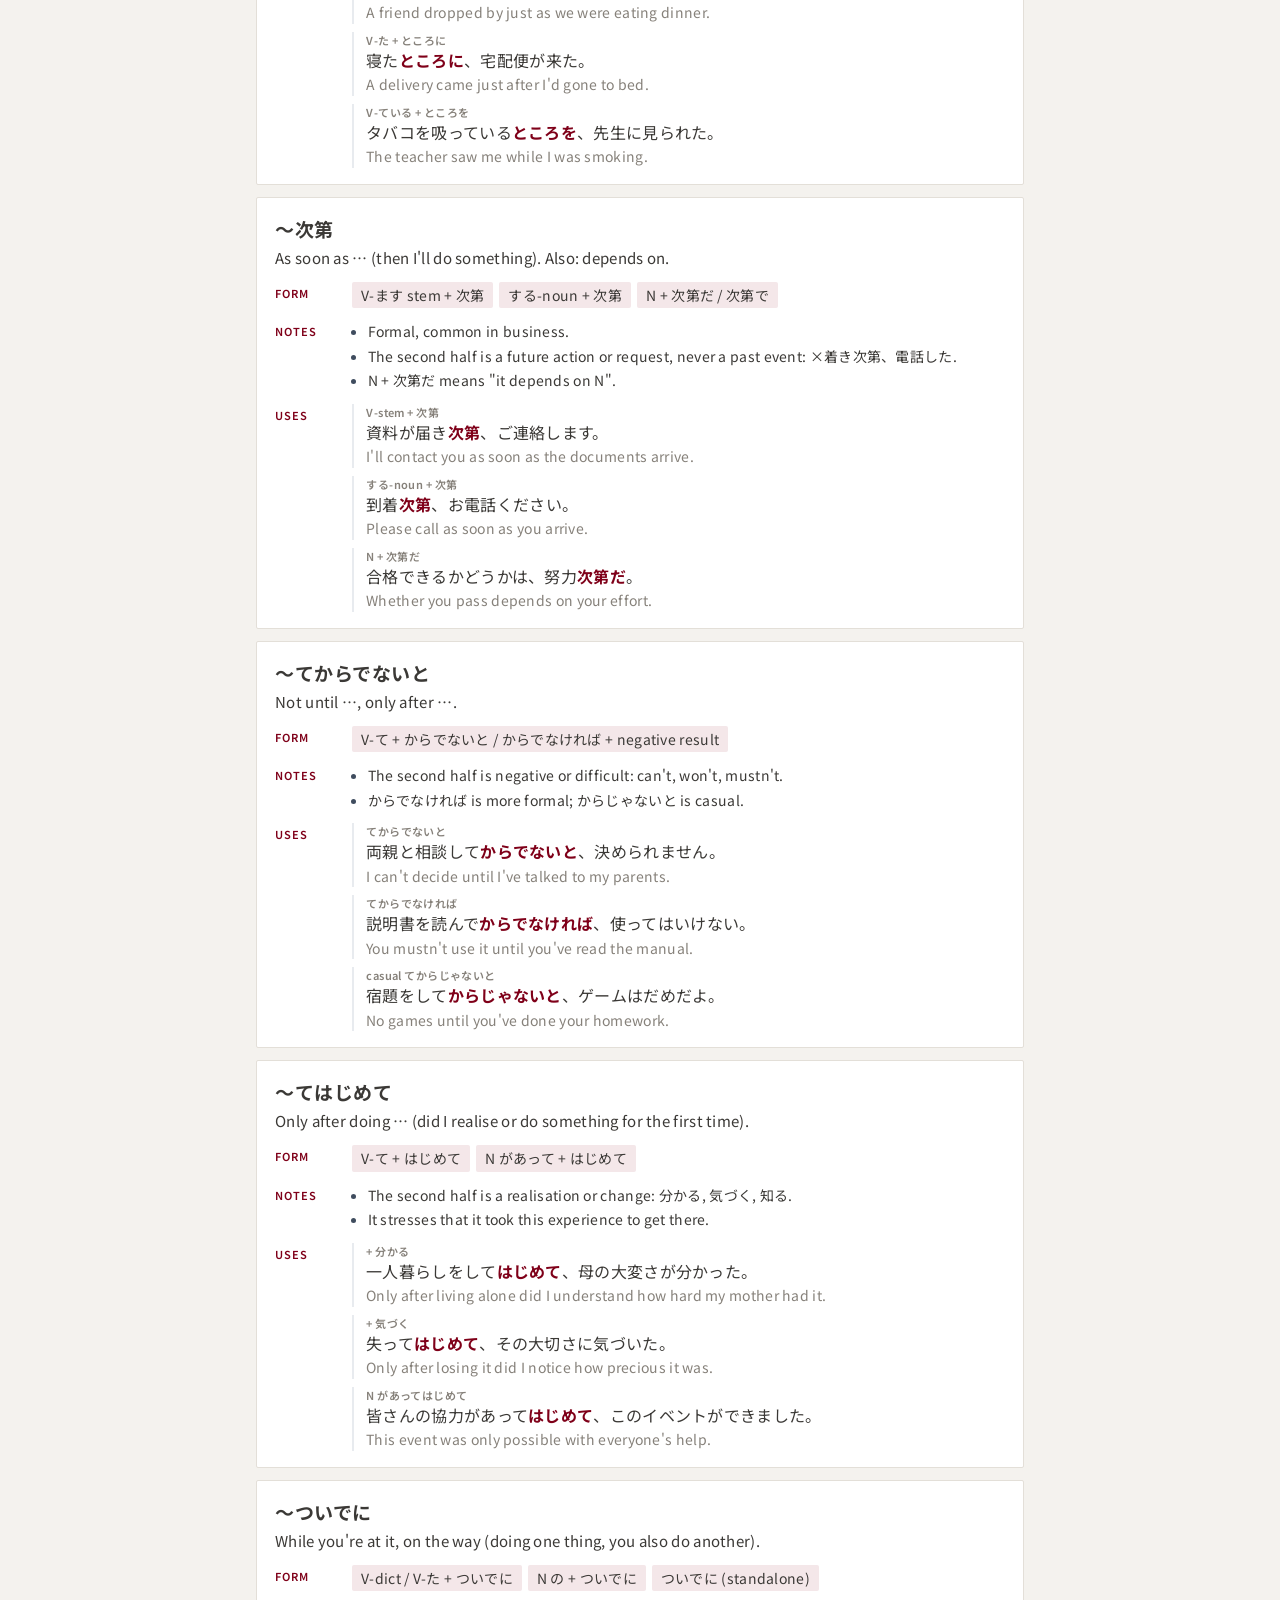
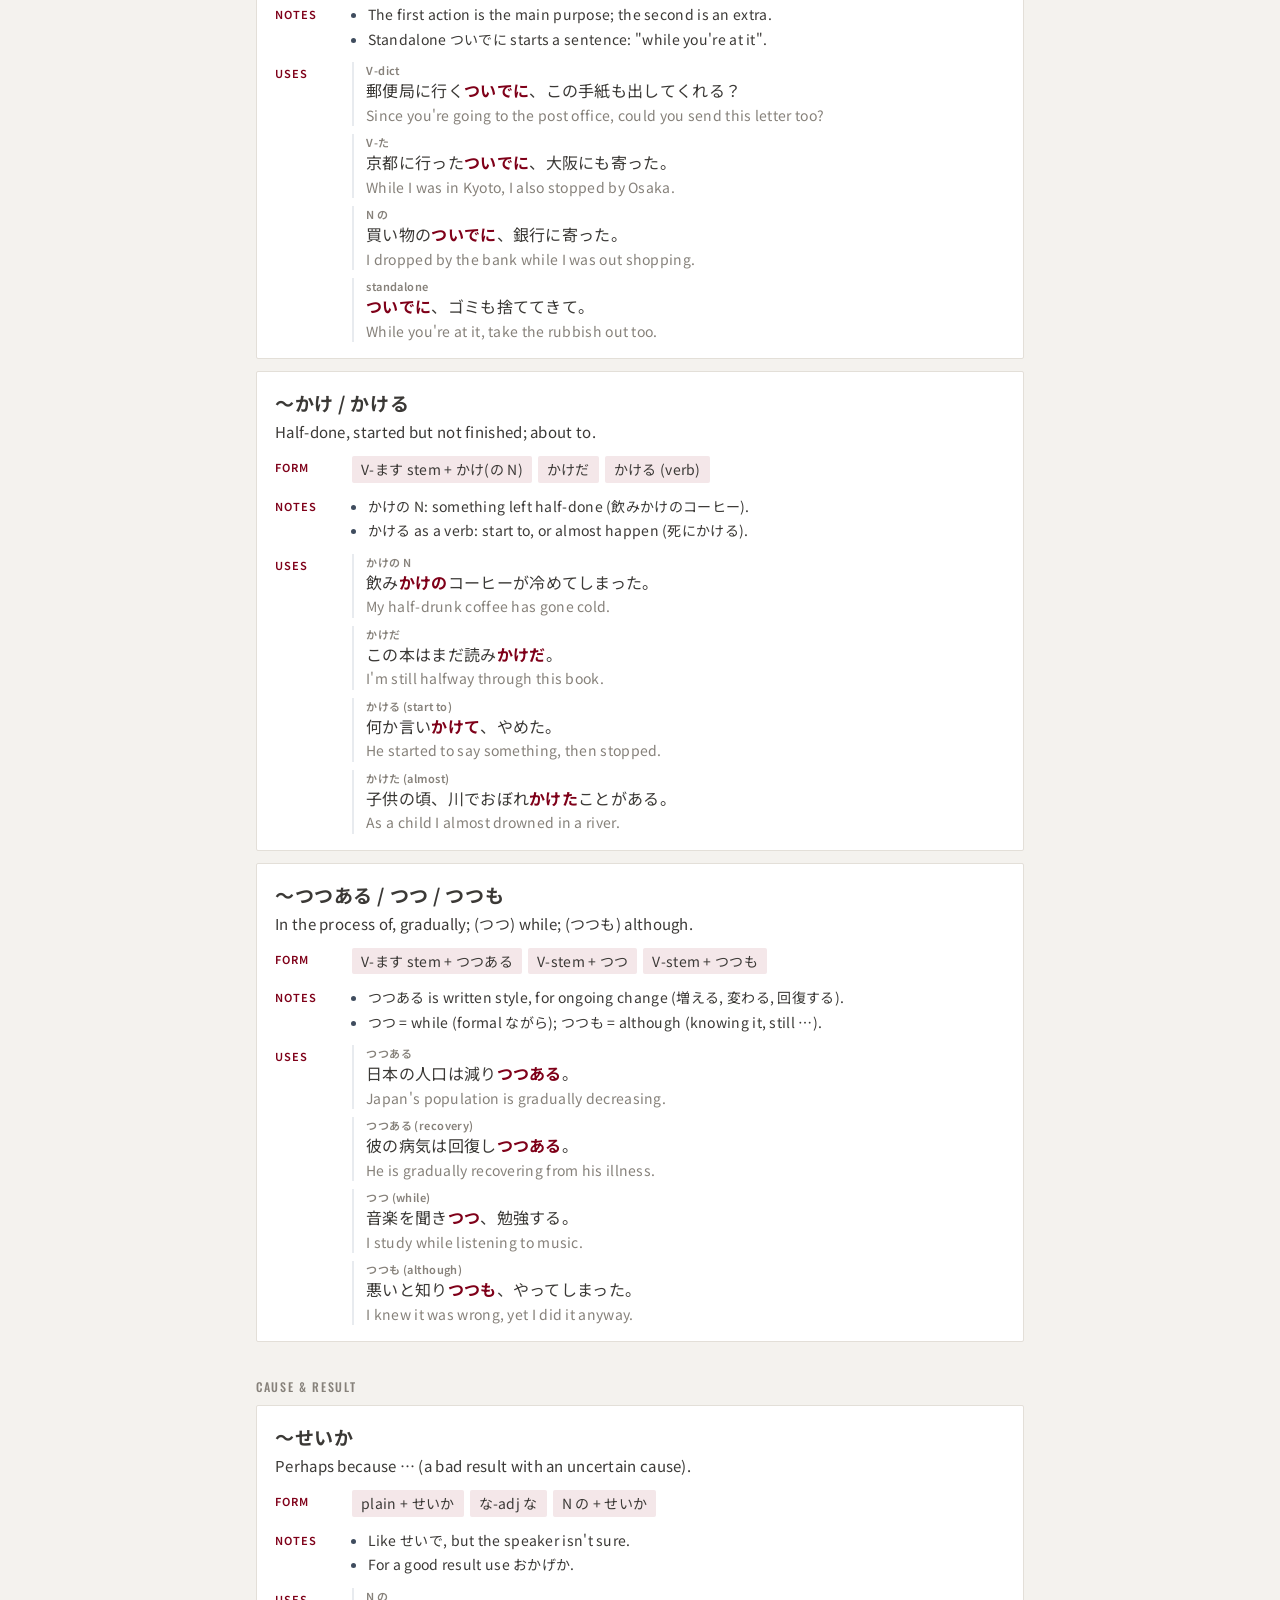
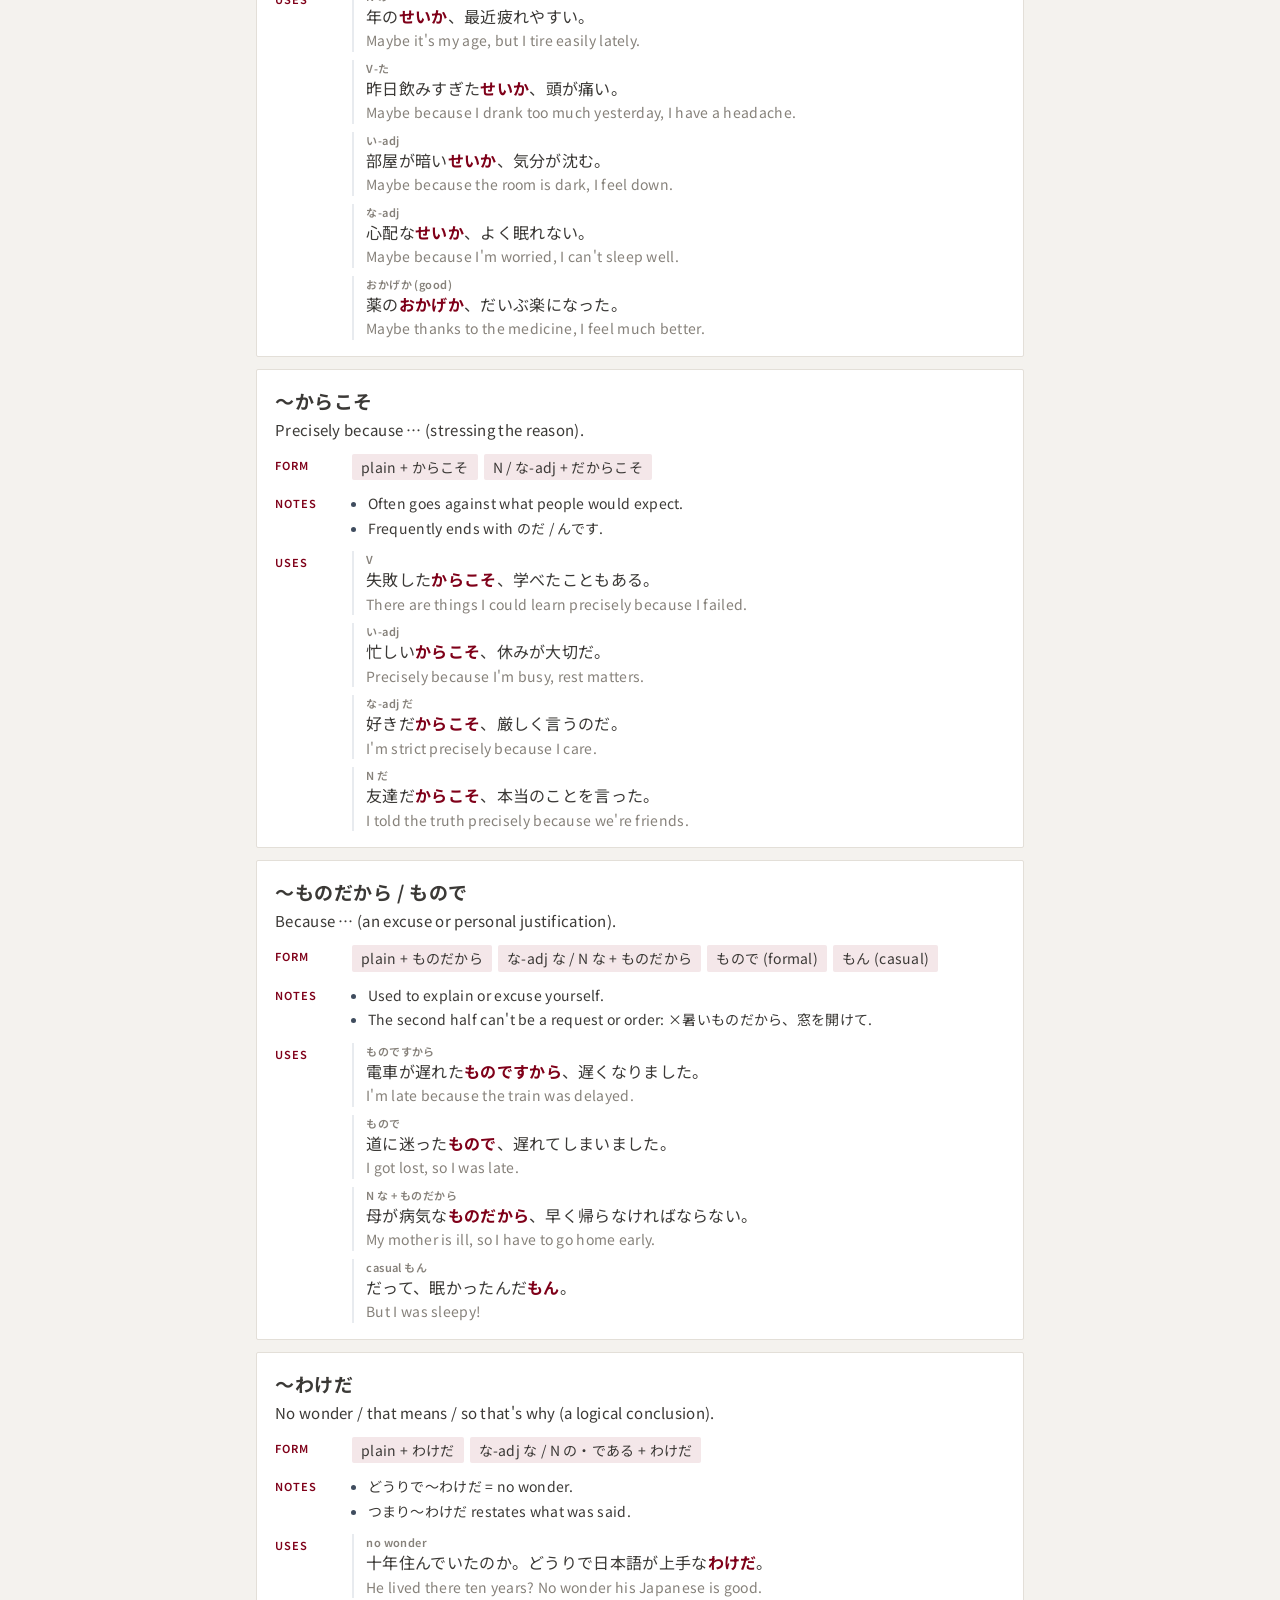
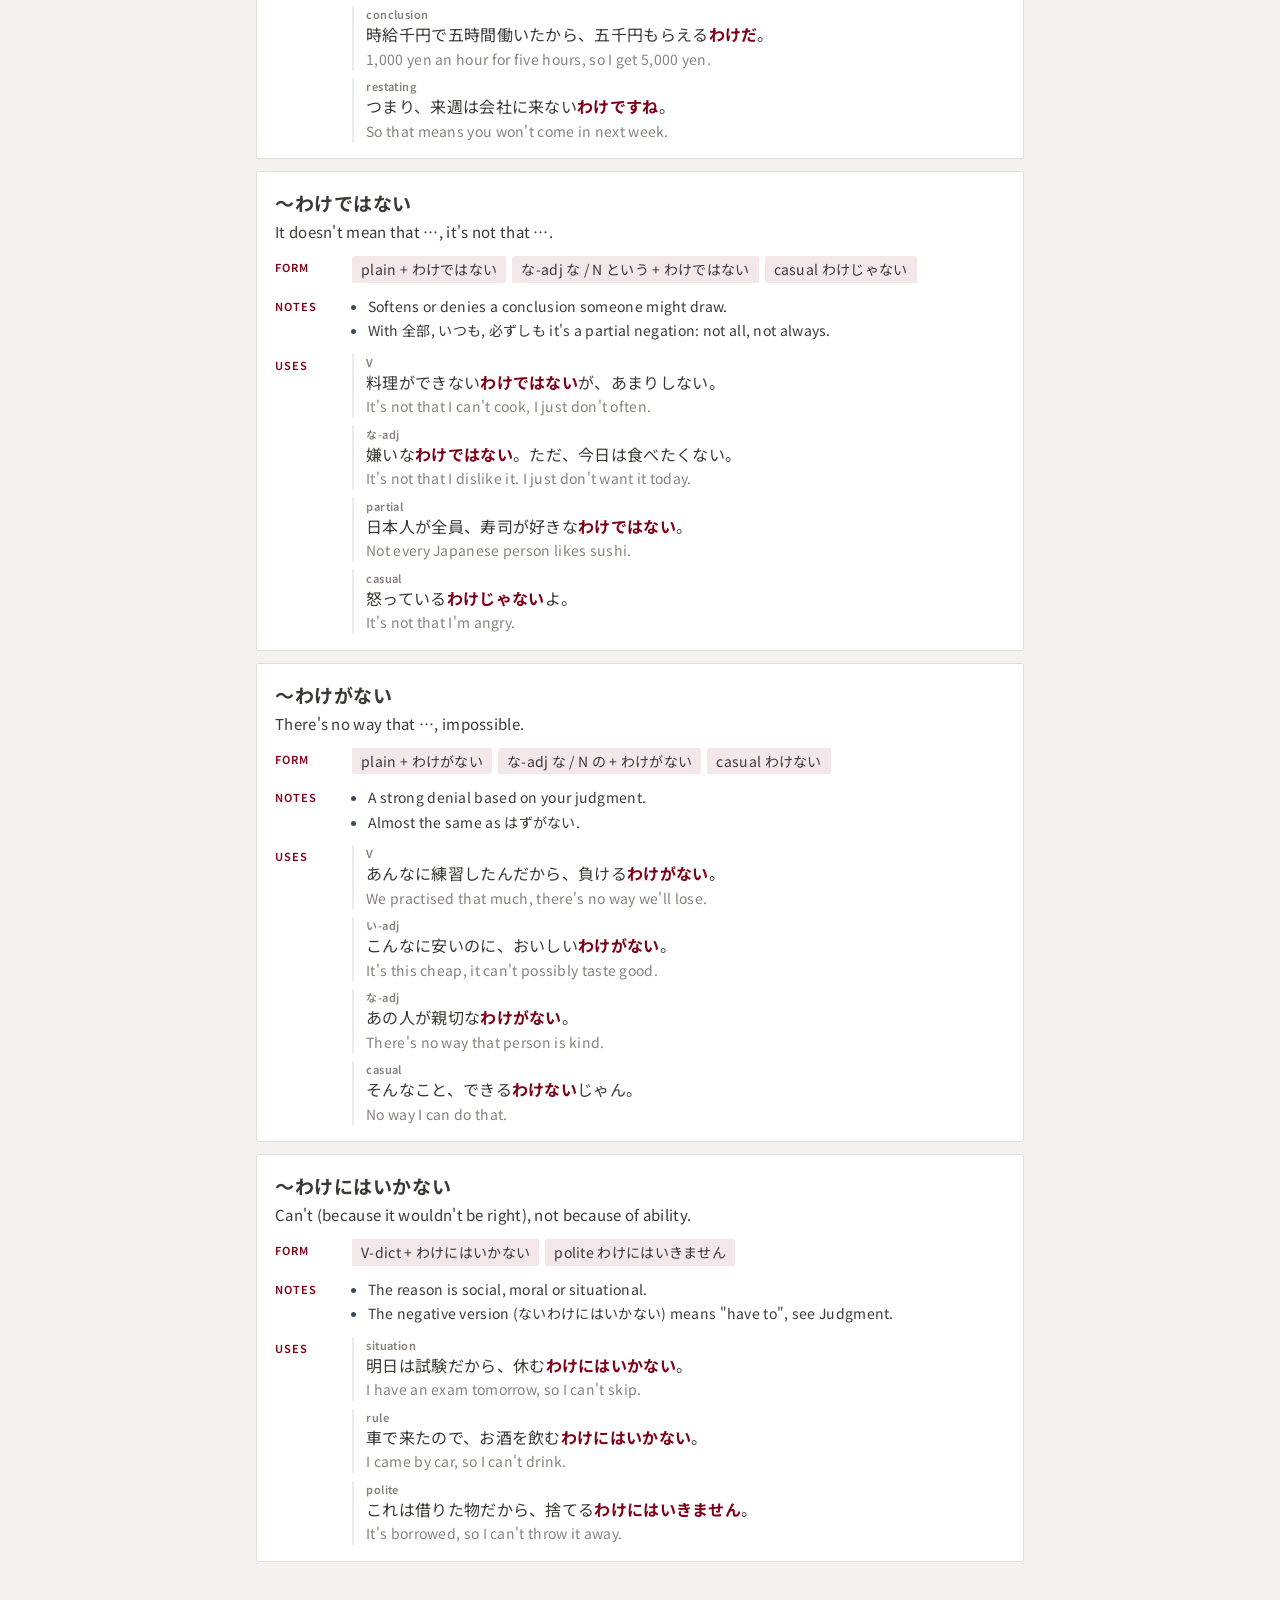
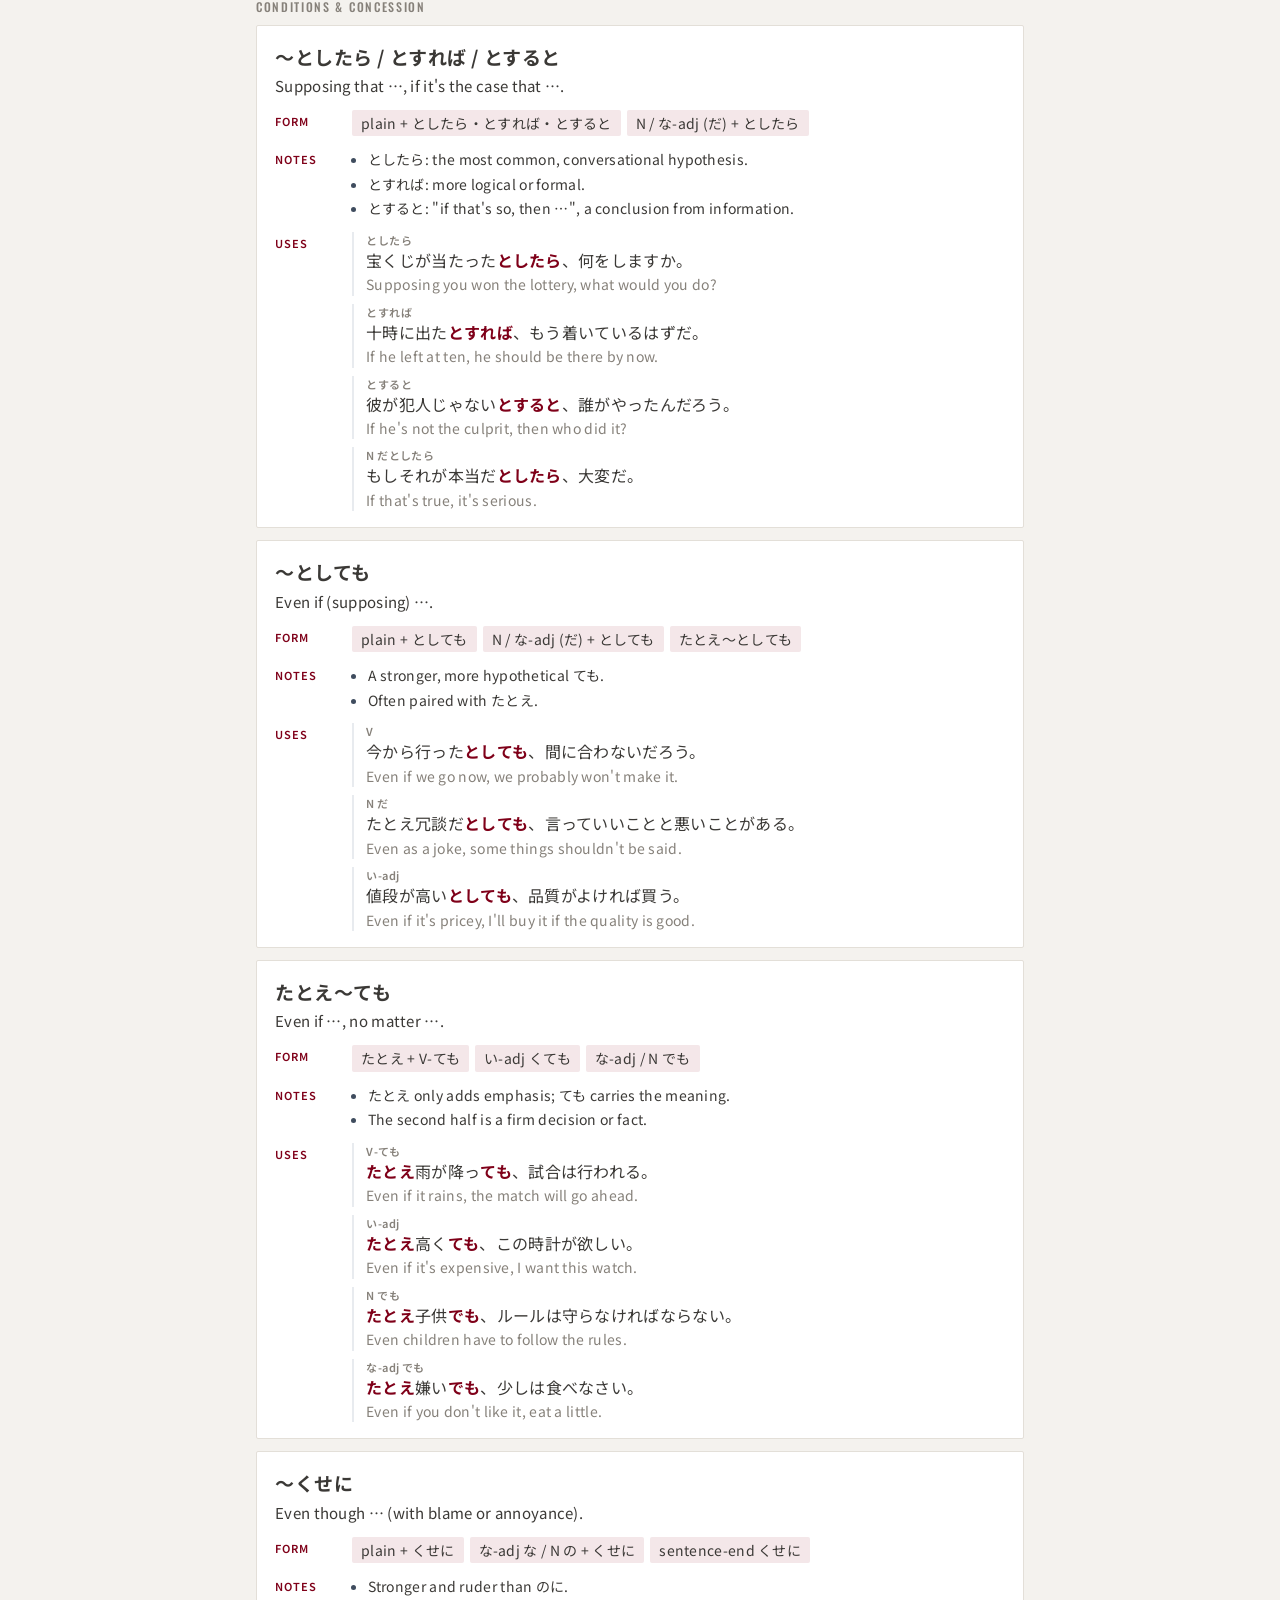
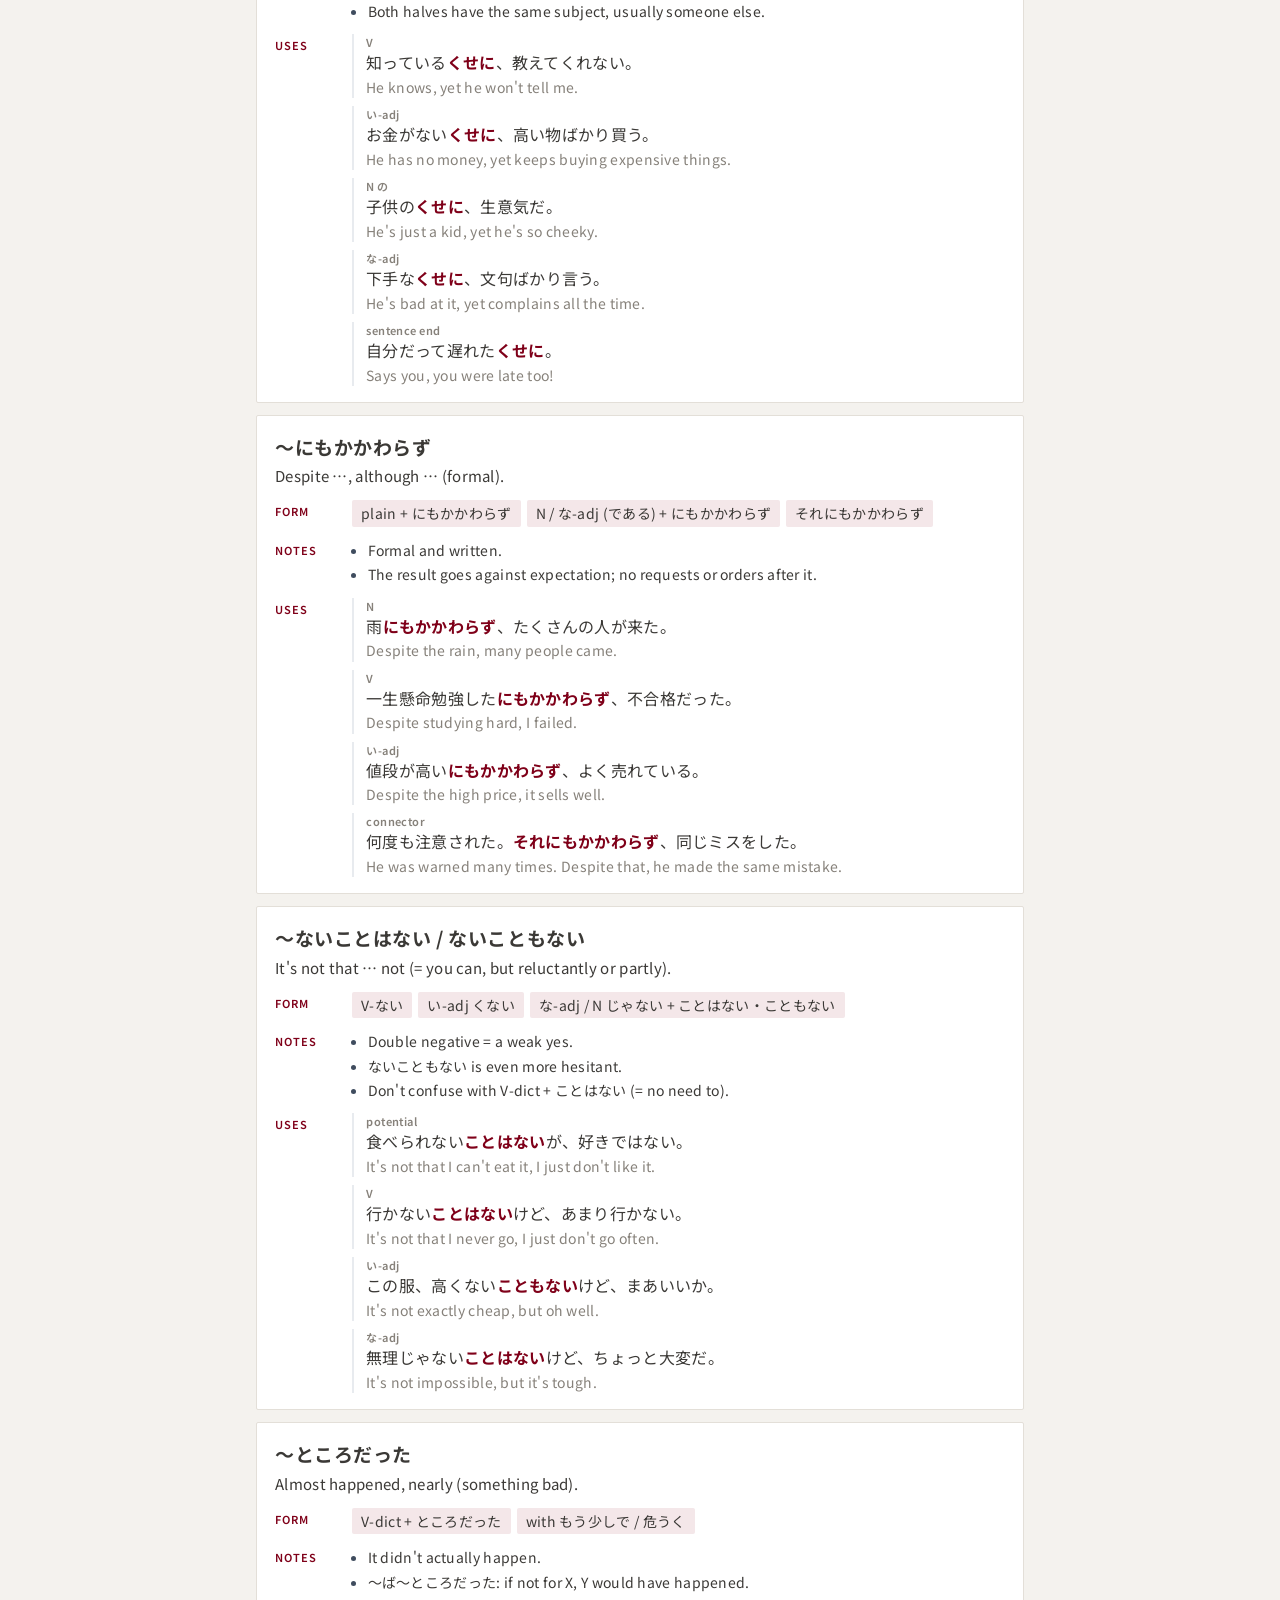
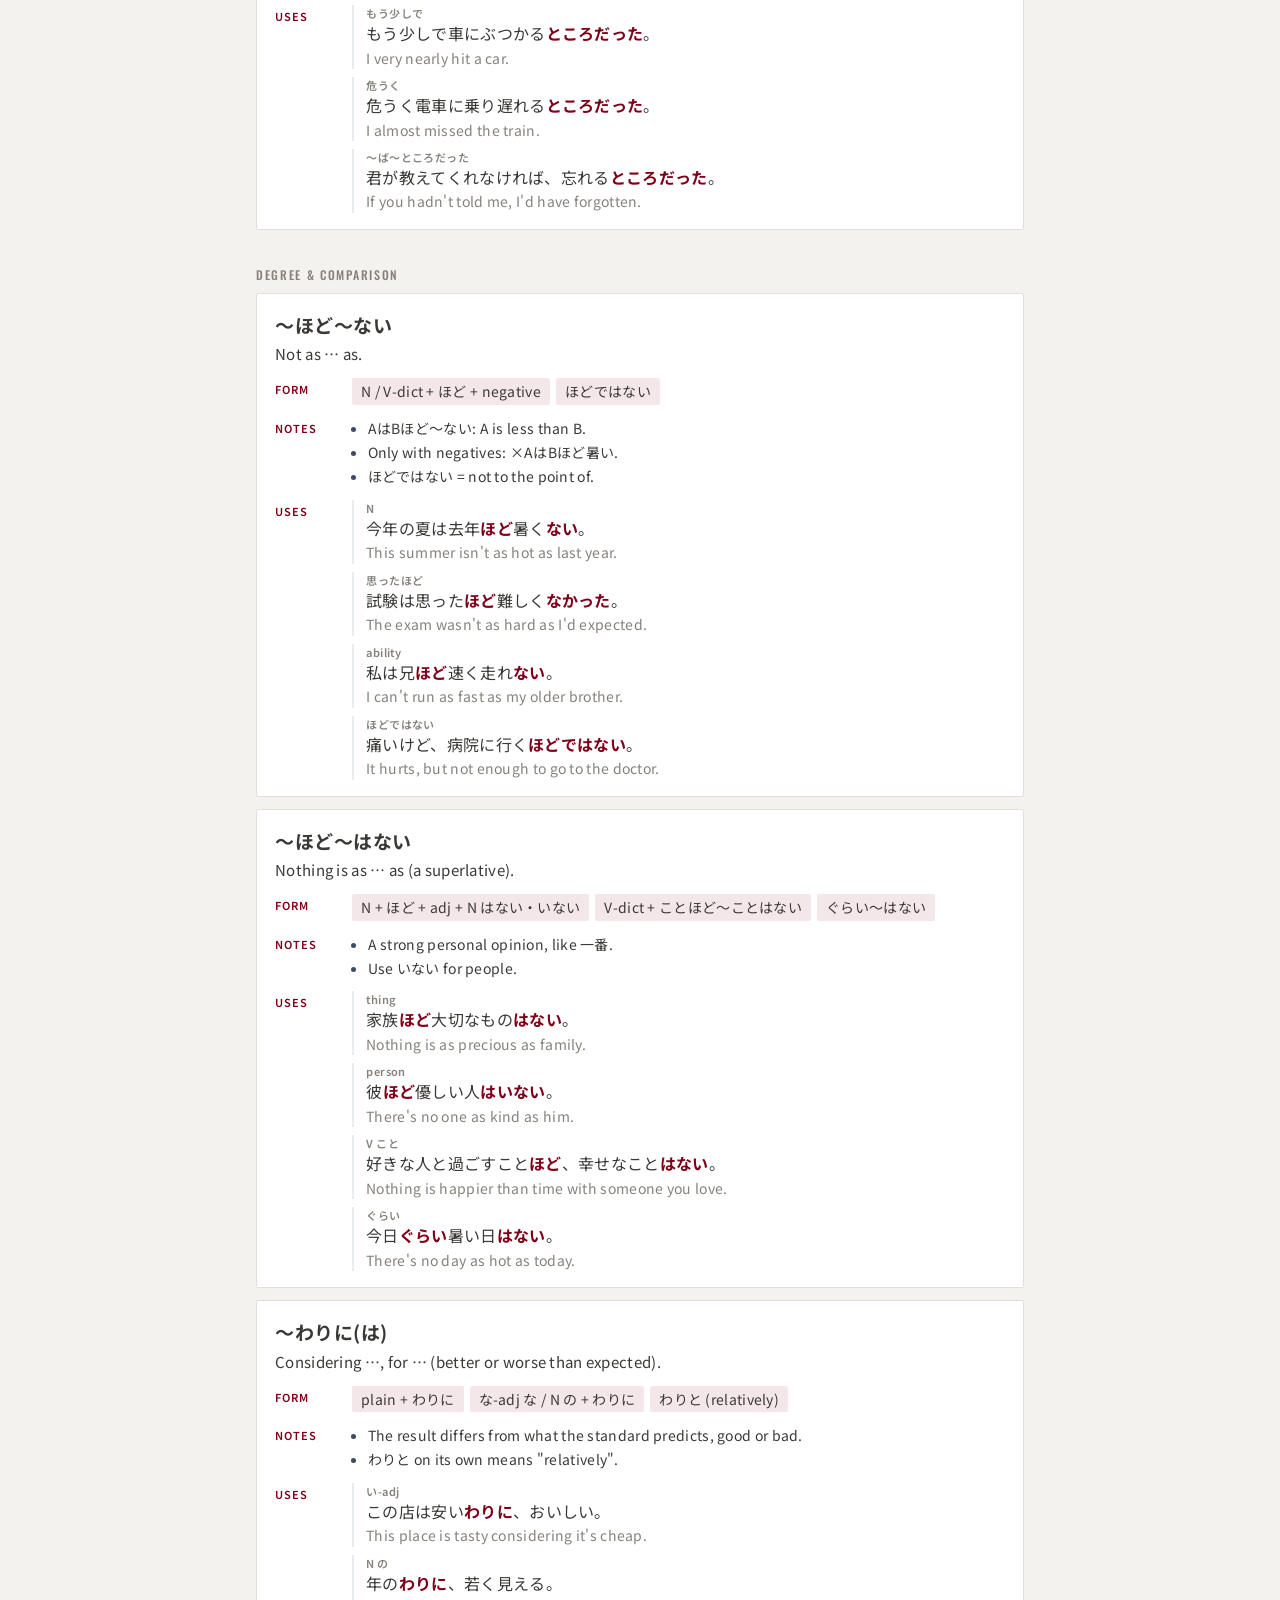
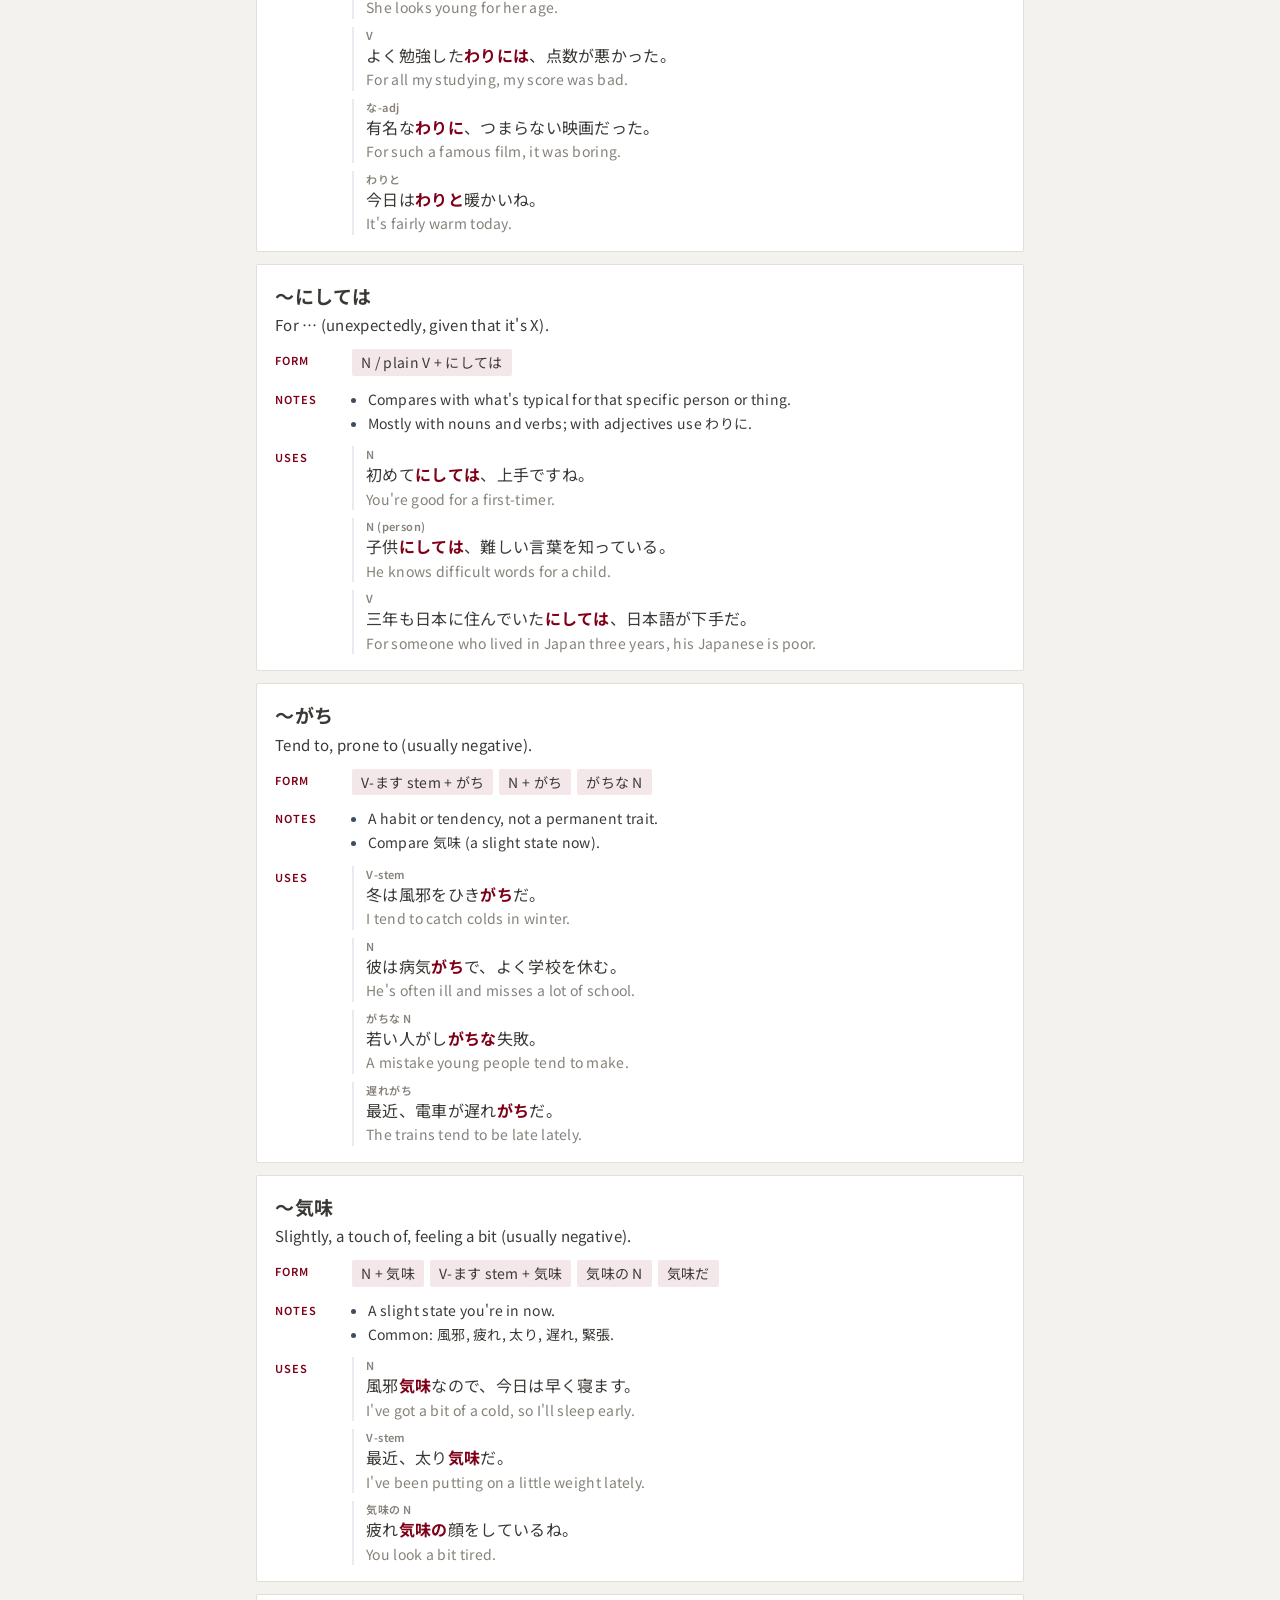
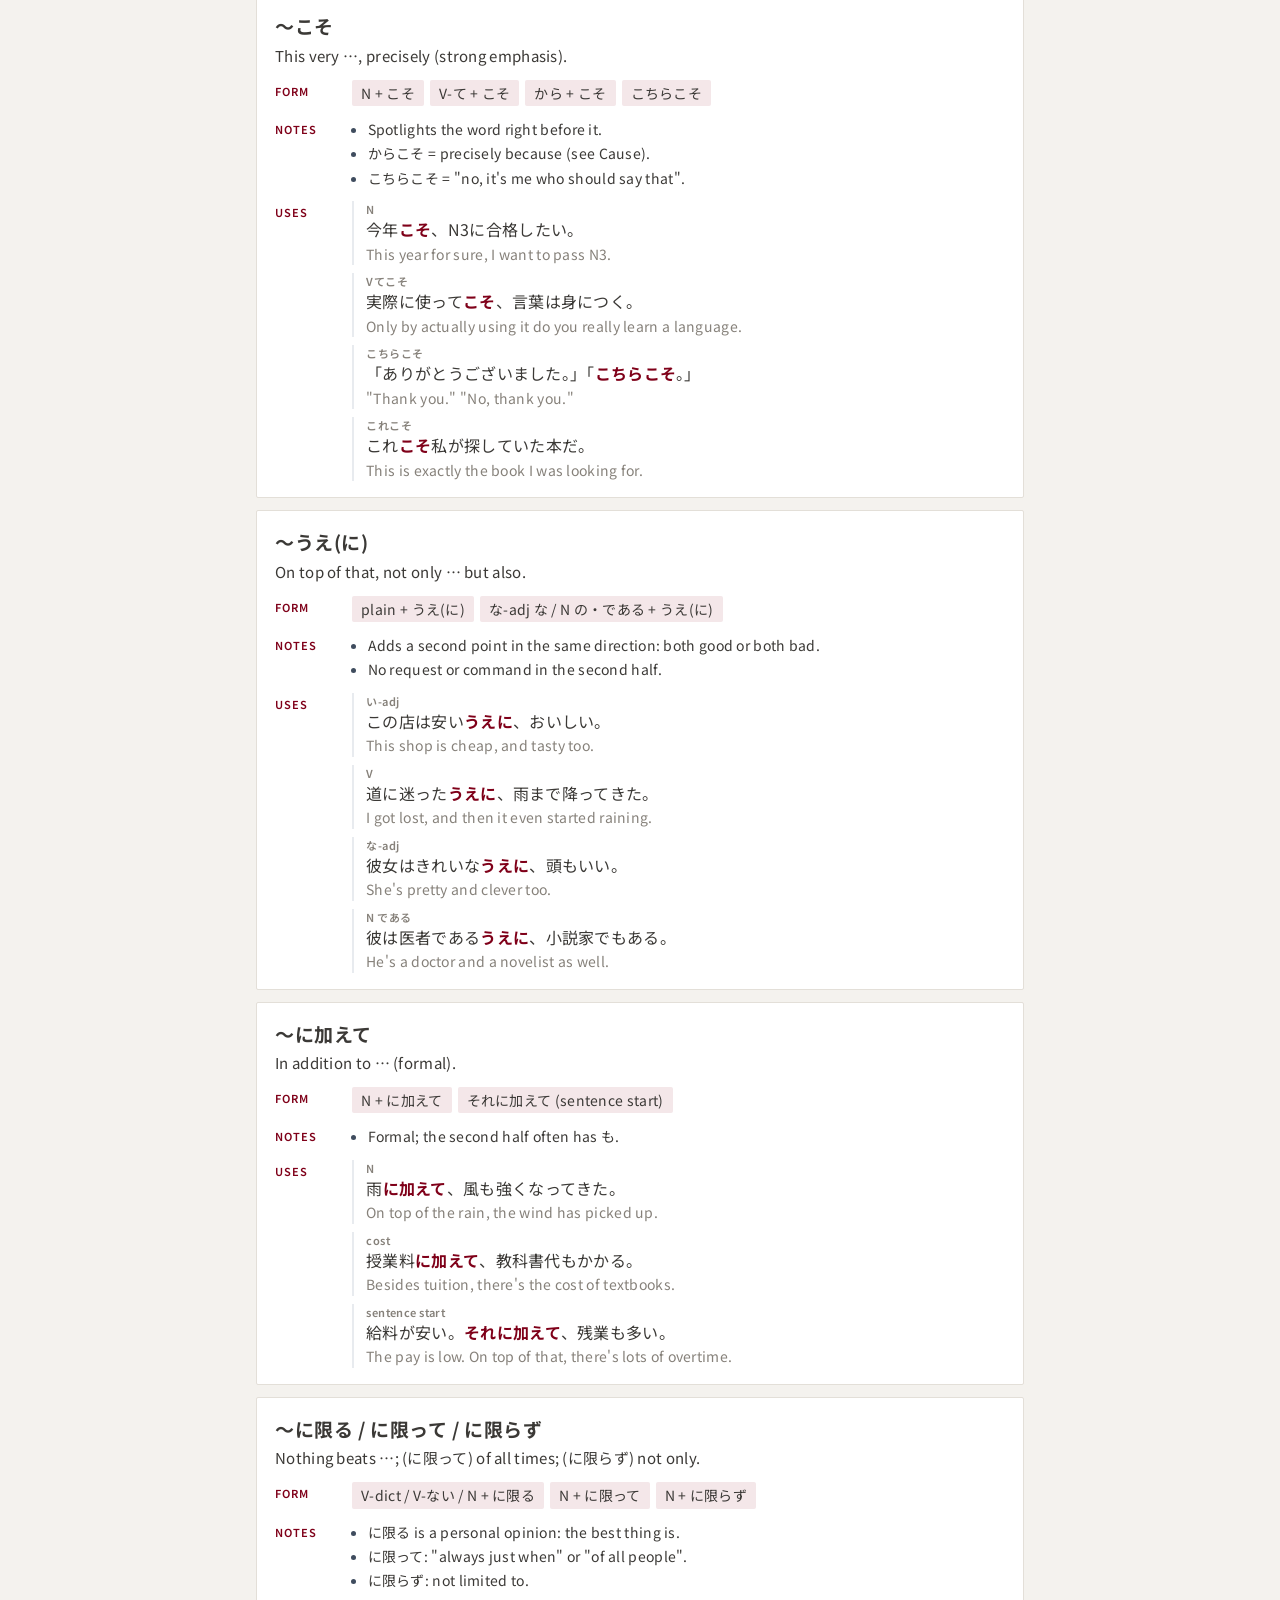
<file: n3-open-points.html>
<!doctype html>
<html lang="ja">
<head>
<meta charset="utf-8">
<meta name="viewport" content="width=device-width, initial-scale=1, viewport-fit=cover">
<title>N3 Grammar – Open Points</title>
<link rel="preconnect" href="https://fonts.googleapis.com">
<link rel="preconnect" href="https://fonts.gstatic.com" crossorigin>
<link rel="stylesheet" href="https://fonts.googleapis.com/css2?family=Noto+Sans+JP:wght@400;500;700&family=Oswald:wght@400;500;600&display=swap">
<style>
/* Same visual system as the other gap pages; N3 uses the 紫 accent. Each card: meaning, form chips, notes, one example per variation */
:root{
  --bg:#f6f7f9; --surface:#ffffff; --fg:#1b2030; --muted:#5c6478; --line:#dde1ea;
  --ai:#2b3f8f; --ai-soft:#e6eaf7; --shu:#c2412d; --murasaki:#6a3d8f; --murasaki-soft:#efe8f5;
  --f-display:"Shippori Mincho","Hiragino Mincho ProN","Yu Mincho",serif;
  --f-body:"IBM Plex Sans","Zen Kaku Gothic New","Hiragino Sans","Noto Sans JP",system-ui,sans-serif;
  --f-jp:"Zen Kaku Gothic New","Hiragino Sans","Noto Sans JP",sans-serif;
}
@media (prefers-color-scheme: dark){:root:not([data-theme="light"]){
  --bg:#12151d; --surface:#1a1f2a; --fg:#e7e9f0; --muted:#9aa2b6; --line:#2c3342;
  --ai:#8fa4ef; --ai-soft:#232c48; --shu:#ec7a63; --murasaki:#c19be6; --murasaki-soft:#2c2340; color-scheme:dark}}
:root[data-theme="dark"]{
  --bg:#12151d; --surface:#1a1f2a; --fg:#e7e9f0; --muted:#9aa2b6; --line:#2c3342;
  --ai:#8fa4ef; --ai-soft:#232c48; --shu:#ec7a63; --murasaki:#c19be6; --murasaki-soft:#2c2340; color-scheme:dark}
*{box-sizing:border-box}
body{margin:0;background:var(--bg);color:var(--fg);font-family:var(--f-body);font-size:15px;line-height:1.6}
.wrap{max-width:800px;margin:0 auto;padding-inline:16px;padding-block:20px 64px}
a{color:var(--ai)}
a:focus-visible{outline:2px solid var(--shu);outline-offset:2px}
nav.site{display:flex;gap:4px;flex-wrap:wrap;border-bottom:1px solid var(--line);padding-bottom:10px;margin-bottom:8px}
nav.site a{font:500 14px var(--f-body);text-decoration:none;color:var(--muted);padding:6px 12px;border-radius:8px}
nav.site a:hover{color:var(--fg);background:var(--surface)}
nav.site a[aria-current="page"]{color:var(--ai);background:var(--ai-soft)}
nav.site a.done s{text-decoration-thickness:1.5px}
nav.site a.done .tick{margin-left:4px;color:var(--ai)}
h1{font-family:var(--f-display);font-weight:800;font-size:clamp(1.6rem,4vw,2.2rem);margin:10px 0 0;text-wrap:balance}
h1 span{color:var(--murasaki)}
.lead{color:var(--muted);margin:6px 0 0;max-width:62ch}
nav.toc{display:flex;flex-wrap:wrap;gap:6px;margin-top:18px}
nav.toc a{font:500 13px var(--f-body);text-decoration:none;border:1px solid var(--line);background:var(--surface);color:var(--fg);padding:5px 11px;border-radius:999px}
nav.toc a span{color:var(--muted);font-variant-numeric:tabular-nums;margin-left:2px}
nav.toc a:hover{border-color:var(--murasaki);color:var(--murasaki)}
h2{font:600 12px var(--f-body);letter-spacing:.08em;text-transform:uppercase;color:var(--muted);margin:36px 0 10px;scroll-margin-top:16px}
.card{background:var(--surface);border:1px solid var(--line);border-radius:10px;padding:16px 18px;display:grid;gap:12px;scroll-margin-top:16px}
.card+.card{margin-top:12px}
.head{display:grid;gap:2px}
h3{font-family:var(--f-jp);font-weight:700;font-size:19px;margin:0}
.mean{margin:0;color:var(--fg)}
.row{display:grid;grid-template-columns:4.2rem minmax(0,1fr);gap:10px;align-items:start}
@media (max-width:520px){.row{grid-template-columns:minmax(0,1fr);gap:4px}}
.k{font:600 11px var(--f-body);letter-spacing:.08em;text-transform:uppercase;color:var(--murasaki);padding-top:3px}
.chips{display:flex;flex-wrap:wrap;gap:6px}
.chip{font-family:var(--f-jp);font-size:14px;background:var(--murasaki-soft);color:var(--fg);padding:2px 9px;border-radius:6px}
ul.notes{margin:0;padding-left:1.1em;display:grid;gap:2px;color:var(--fg);font-size:14px}
ul.notes li::marker{color:var(--murasaki)}
ul.ex{list-style:none;margin:0;padding:0;display:grid;gap:8px}
ul.ex li{display:grid;gap:0;padding-left:12px;border-left:2px solid var(--murasaki-soft)}
.vl{font:600 11px var(--f-body);letter-spacing:.04em;color:var(--muted)}
.jp{font-family:var(--f-jp);font-size:16px}
.jp b{color:var(--murasaki);font-weight:700}
.en{color:var(--muted);font-size:14px}
</style>
<link rel="stylesheet" href="muji.css">
</head>
<body>
<div class="wrap">
  <nav class="site" aria-label="Site">
    <a href="./">Bunpou checklist</a>
    <a href="conjugations.html">Verb conjugation</a>
    <a href="n5-open-points.html" class="done" title="Done"><s>N5 gaps</s><span class="tick" aria-label="done">✓</span></a>
    <a href="n4-open-points.html" class="done" title="Done"><s>N4 gaps</s><span class="tick" aria-label="done">✓</span></a>
    <a href="n3-open-points.html" aria-current="page">N3 gaps</a>
  </nav>
  <h1>N3 Grammar <span>Open Points</span></h1>
  <p class="lead">The 69 N3 points still unticked, with 253 example sentences. Each card gives the meaning, how it attaches (Form), what to watch out for (Notes), and one example for every variation (Uses).</p>
  <nav class="toc" aria-label="Groups">
    <a href="#g-timesequence">Time &amp; sequence <span>9</span></a><a href="#g-causeresult">Cause &amp; result <span>7</span></a><a href="#g-conditionsconcession">Conditions &amp; concession <span>7</span></a><a href="#g-degreecomparison">Degree &amp; comparison <span>10</span></a><a href="#g-topicviewpoint">Topic &amp; viewpoint <span>8</span></a><a href="#g-changeproportion">Change &amp; proportion <span>4</span></a><a href="#g-judgmentcertainty">Judgment &amp; certainty <span>9</span></a><a href="#g-appearancehearsayfeeling">Appearance, hearsay &amp; feeling <span>4</span></a><a href="#g-actionsattempts">Actions &amp; attempts <span>9</span></a><a href="#g-writtenstyle">Written style <span>2</span></a>
  </nav>

  <h2 id="g-timesequence">Time &amp; sequence</h2>  <section class="card" id="saichuu">
    <div class="head"><h3>〜最中に</h3><p class="mean">Right in the middle of something, usually when something interrupts it.</p></div>
    <div class="row"><span class="k">Form</span><div class="chips"><span class="chip">V-ている + 最中(に)</span><span class="chip">N の + 最中(に)</span></div></div>
    <div class="row"><span class="k">Notes</span><ul class="notes"><li>The second half is an unexpected interruption.</li><li>最中だ at the end of a sentence means "I'm in the middle of it".</li><li>Stronger than 間に: it points at the peak of the action.</li></ul></div>
    <div class="row"><span class="k">Uses</span><ul class="ex">
      <li><span class="vl">V-ている最中に</span><span class="jp">料理をしている<b>最中に</b>、電話がかかってきた。</span><span class="en">The phone rang right while I was cooking.</span></li>
      <li><span class="vl">N の最中に</span><span class="jp">試験の<b>最中に</b>、地震が起きた。</span><span class="en">An earthquake hit in the middle of the exam.</span></li>
      <li><span class="vl">最中だ (end)</span><span class="jp">今、会議の<b>最中です</b>。後でかけ直します。</span><span class="en">I'm in a meeting right now. I'll call you back.</span></li>
    </ul></div>
  </section>  <section class="card" id="totan">
    <div class="head"><h3>〜たとたん(に)</h3><p class="mean">The moment that … (something unexpected happens).</p></div>
    <div class="row"><span class="k">Form</span><div class="chips"><span class="chip">V-た + とたん(に)</span></div></div>
    <div class="row"><span class="k">Notes</span><ul class="notes"><li>Always the た-form before it.</li><li>The second half is sudden and surprising, not your own plan: ×帰ったとたん、宿題をしよう.</li></ul></div>
    <div class="row"><span class="k">Uses</span><ul class="ex">
      <li><span class="vl">V-たとたん</span><span class="jp">窓を開けた<b>とたん</b>、強い風が入ってきた。</span><span class="en">The moment I opened the window, a strong wind blew in.</span></li>
      <li><span class="vl">V-たとたんに</span><span class="jp">彼は座った<b>とたんに</b>、寝てしまった。</span><span class="en">He fell asleep the moment he sat down.</span></li>
      <li><span class="vl">change of state</span><span class="jp">有名になった<b>とたん</b>、彼の態度が変わった。</span><span class="en">As soon as he got famous, his attitude changed.</span></li>
    </ul></div>
  </section>  <section class="card" id="tokoro">
    <div class="head"><h3>〜ところに / ところへ / ところを</h3><p class="mean">Just as … (at that exact moment someone comes, or sees you).</p></div>
    <div class="row"><span class="k">Form</span><div class="chips"><span class="chip">V-dict / V-ている / V-た + ところに・ところへ・ところを</span></div></div>
    <div class="row"><span class="k">Notes</span><ul class="notes"><li>ところに / ところへ: someone arrives or something interrupts.</li><li>ところを: someone sees, catches or helps you at that moment (見る, 見つかる, 助ける).</li><li>Dictionary form = about to, ている = in the middle, た = just after.</li></ul></div>
    <div class="row"><span class="k">Uses</span><ul class="ex">
      <li><span class="vl">V-dict + ところに</span><span class="jp">出かける<b>ところに</b>、母から電話がかかってきた。</span><span class="en">Just as I was about to go out, my mother called.</span></li>
      <li><span class="vl">V-ている + ところへ</span><span class="jp">晩ご飯を食べている<b>ところへ</b>、友達が遊びに来た。</span><span class="en">A friend dropped by just as we were eating dinner.</span></li>
      <li><span class="vl">V-た + ところに</span><span class="jp">寝た<b>ところに</b>、宅配便が来た。</span><span class="en">A delivery came just after I'd gone to bed.</span></li>
      <li><span class="vl">V-ている + ところを</span><span class="jp">タバコを吸っている<b>ところを</b>、先生に見られた。</span><span class="en">The teacher saw me while I was smoking.</span></li>
    </ul></div>
  </section>  <section class="card" id="shidai">
    <div class="head"><h3>〜次第</h3><p class="mean">As soon as … (then I'll do something). Also: depends on.</p></div>
    <div class="row"><span class="k">Form</span><div class="chips"><span class="chip">V-ます stem + 次第</span><span class="chip">する-noun + 次第</span><span class="chip">N + 次第だ / 次第で</span></div></div>
    <div class="row"><span class="k">Notes</span><ul class="notes"><li>Formal, common in business.</li><li>The second half is a future action or request, never a past event: ×着き次第、電話した.</li><li>N + 次第だ means "it depends on N".</li></ul></div>
    <div class="row"><span class="k">Uses</span><ul class="ex">
      <li><span class="vl">V-stem + 次第</span><span class="jp">資料が届き<b>次第</b>、ご連絡します。</span><span class="en">I'll contact you as soon as the documents arrive.</span></li>
      <li><span class="vl">する-noun + 次第</span><span class="jp">到着<b>次第</b>、お電話ください。</span><span class="en">Please call as soon as you arrive.</span></li>
      <li><span class="vl">N + 次第だ</span><span class="jp">合格できるかどうかは、努力<b>次第だ</b>。</span><span class="en">Whether you pass depends on your effort.</span></li>
    </ul></div>
  </section>  <section class="card" id="tekarade">
    <div class="head"><h3>〜てからでないと</h3><p class="mean">Not until …, only after ….</p></div>
    <div class="row"><span class="k">Form</span><div class="chips"><span class="chip">V-て + からでないと / からでなければ + negative result</span></div></div>
    <div class="row"><span class="k">Notes</span><ul class="notes"><li>The second half is negative or difficult: can't, won't, mustn't.</li><li>からでなければ is more formal; からじゃないと is casual.</li></ul></div>
    <div class="row"><span class="k">Uses</span><ul class="ex">
      <li><span class="vl">てからでないと</span><span class="jp">両親と相談して<b>からでないと</b>、決められません。</span><span class="en">I can't decide until I've talked to my parents.</span></li>
      <li><span class="vl">てからでなければ</span><span class="jp">説明書を読んで<b>からでなければ</b>、使ってはいけない。</span><span class="en">You mustn't use it until you've read the manual.</span></li>
      <li><span class="vl">casual てからじゃないと</span><span class="jp">宿題をして<b>からじゃないと</b>、ゲームはだめだよ。</span><span class="en">No games until you've done your homework.</span></li>
    </ul></div>
  </section>  <section class="card" id="tehajimete">
    <div class="head"><h3>〜てはじめて</h3><p class="mean">Only after doing … (did I realise or do something for the first time).</p></div>
    <div class="row"><span class="k">Form</span><div class="chips"><span class="chip">V-て + はじめて</span><span class="chip">N があって + はじめて</span></div></div>
    <div class="row"><span class="k">Notes</span><ul class="notes"><li>The second half is a realisation or change: 分かる, 気づく, 知る.</li><li>It stresses that it took this experience to get there.</li></ul></div>
    <div class="row"><span class="k">Uses</span><ul class="ex">
      <li><span class="vl">+ 分かる</span><span class="jp">一人暮らしをして<b>はじめて</b>、母の大変さが分かった。</span><span class="en">Only after living alone did I understand how hard my mother had it.</span></li>
      <li><span class="vl">+ 気づく</span><span class="jp">失って<b>はじめて</b>、その大切さに気づいた。</span><span class="en">Only after losing it did I notice how precious it was.</span></li>
      <li><span class="vl">N があってはじめて</span><span class="jp">皆さんの協力があって<b>はじめて</b>、このイベントができました。</span><span class="en">This event was only possible with everyone's help.</span></li>
    </ul></div>
  </section>  <section class="card" id="tsuideni">
    <div class="head"><h3>〜ついでに</h3><p class="mean">While you're at it, on the way (doing one thing, you also do another).</p></div>
    <div class="row"><span class="k">Form</span><div class="chips"><span class="chip">V-dict / V-た + ついでに</span><span class="chip">N の + ついでに</span><span class="chip">ついでに (standalone)</span></div></div>
    <div class="row"><span class="k">Notes</span><ul class="notes"><li>The first action is the main purpose; the second is an extra.</li><li>Standalone ついでに starts a sentence: "while you're at it".</li></ul></div>
    <div class="row"><span class="k">Uses</span><ul class="ex">
      <li><span class="vl">V-dict</span><span class="jp">郵便局に行く<b>ついでに</b>、この手紙も出してくれる？</span><span class="en">Since you're going to the post office, could you send this letter too?</span></li>
      <li><span class="vl">V-た</span><span class="jp">京都に行った<b>ついでに</b>、大阪にも寄った。</span><span class="en">While I was in Kyoto, I also stopped by Osaka.</span></li>
      <li><span class="vl">N の</span><span class="jp">買い物の<b>ついでに</b>、銀行に寄った。</span><span class="en">I dropped by the bank while I was out shopping.</span></li>
      <li><span class="vl">standalone</span><span class="jp"><b>ついでに</b>、ゴミも捨ててきて。</span><span class="en">While you're at it, take the rubbish out too.</span></li>
    </ul></div>
  </section>  <section class="card" id="kake">
    <div class="head"><h3>〜かけ / かける</h3><p class="mean">Half-done, started but not finished; about to.</p></div>
    <div class="row"><span class="k">Form</span><div class="chips"><span class="chip">V-ます stem + かけ(の N)</span><span class="chip">かけだ</span><span class="chip">かける (verb)</span></div></div>
    <div class="row"><span class="k">Notes</span><ul class="notes"><li>かけの N: something left half-done (飲みかけのコーヒー).</li><li>かける as a verb: start to, or almost happen (死にかける).</li></ul></div>
    <div class="row"><span class="k">Uses</span><ul class="ex">
      <li><span class="vl">かけの N</span><span class="jp">飲み<b>かけの</b>コーヒーが冷めてしまった。</span><span class="en">My half-drunk coffee has gone cold.</span></li>
      <li><span class="vl">かけだ</span><span class="jp">この本はまだ読み<b>かけだ</b>。</span><span class="en">I'm still halfway through this book.</span></li>
      <li><span class="vl">かける (start to)</span><span class="jp">何か言い<b>かけて</b>、やめた。</span><span class="en">He started to say something, then stopped.</span></li>
      <li><span class="vl">かけた (almost)</span><span class="jp">子供の頃、川でおぼれ<b>かけた</b>ことがある。</span><span class="en">As a child I almost drowned in a river.</span></li>
    </ul></div>
  </section>  <section class="card" id="tsutsuaru">
    <div class="head"><h3>〜つつある / つつ / つつも</h3><p class="mean">In the process of, gradually; (つつ) while; (つつも) although.</p></div>
    <div class="row"><span class="k">Form</span><div class="chips"><span class="chip">V-ます stem + つつある</span><span class="chip">V-stem + つつ</span><span class="chip">V-stem + つつも</span></div></div>
    <div class="row"><span class="k">Notes</span><ul class="notes"><li>つつある is written style, for ongoing change (増える, 変わる, 回復する).</li><li>つつ = while (formal ながら); つつも = although (knowing it, still …).</li></ul></div>
    <div class="row"><span class="k">Uses</span><ul class="ex">
      <li><span class="vl">つつある</span><span class="jp">日本の人口は減り<b>つつある</b>。</span><span class="en">Japan's population is gradually decreasing.</span></li>
      <li><span class="vl">つつある (recovery)</span><span class="jp">彼の病気は回復し<b>つつある</b>。</span><span class="en">He is gradually recovering from his illness.</span></li>
      <li><span class="vl">つつ (while)</span><span class="jp">音楽を聞き<b>つつ</b>、勉強する。</span><span class="en">I study while listening to music.</span></li>
      <li><span class="vl">つつも (although)</span><span class="jp">悪いと知り<b>つつも</b>、やってしまった。</span><span class="en">I knew it was wrong, yet I did it anyway.</span></li>
    </ul></div>
  </section>
  <h2 id="g-causeresult">Cause &amp; result</h2>  <section class="card" id="seika">
    <div class="head"><h3>〜せいか</h3><p class="mean">Perhaps because … (a bad result with an uncertain cause).</p></div>
    <div class="row"><span class="k">Form</span><div class="chips"><span class="chip">plain + せいか</span><span class="chip">な-adj な</span><span class="chip">N の + せいか</span></div></div>
    <div class="row"><span class="k">Notes</span><ul class="notes"><li>Like せいで, but the speaker isn't sure.</li><li>For a good result use おかげか.</li></ul></div>
    <div class="row"><span class="k">Uses</span><ul class="ex">
      <li><span class="vl">N の</span><span class="jp">年の<b>せいか</b>、最近疲れやすい。</span><span class="en">Maybe it's my age, but I tire easily lately.</span></li>
      <li><span class="vl">V-た</span><span class="jp">昨日飲みすぎた<b>せいか</b>、頭が痛い。</span><span class="en">Maybe because I drank too much yesterday, I have a headache.</span></li>
      <li><span class="vl">い-adj</span><span class="jp">部屋が暗い<b>せいか</b>、気分が沈む。</span><span class="en">Maybe because the room is dark, I feel down.</span></li>
      <li><span class="vl">な-adj</span><span class="jp">心配な<b>せいか</b>、よく眠れない。</span><span class="en">Maybe because I'm worried, I can't sleep well.</span></li>
      <li><span class="vl">おかげか (good)</span><span class="jp">薬の<b>おかげか</b>、だいぶ楽になった。</span><span class="en">Maybe thanks to the medicine, I feel much better.</span></li>
    </ul></div>
  </section>  <section class="card" id="karakoso">
    <div class="head"><h3>〜からこそ</h3><p class="mean">Precisely because … (stressing the reason).</p></div>
    <div class="row"><span class="k">Form</span><div class="chips"><span class="chip">plain + からこそ</span><span class="chip">N / な-adj + だからこそ</span></div></div>
    <div class="row"><span class="k">Notes</span><ul class="notes"><li>Often goes against what people would expect.</li><li>Frequently ends with のだ / んです.</li></ul></div>
    <div class="row"><span class="k">Uses</span><ul class="ex">
      <li><span class="vl">V</span><span class="jp">失敗した<b>からこそ</b>、学べたこともある。</span><span class="en">There are things I could learn precisely because I failed.</span></li>
      <li><span class="vl">い-adj</span><span class="jp">忙しい<b>からこそ</b>、休みが大切だ。</span><span class="en">Precisely because I'm busy, rest matters.</span></li>
      <li><span class="vl">な-adj だ</span><span class="jp">好きだ<b>からこそ</b>、厳しく言うのだ。</span><span class="en">I'm strict precisely because I care.</span></li>
      <li><span class="vl">N だ</span><span class="jp">友達だ<b>からこそ</b>、本当のことを言った。</span><span class="en">I told the truth precisely because we're friends.</span></li>
    </ul></div>
  </section>  <section class="card" id="monodakara">
    <div class="head"><h3>〜ものだから / もので</h3><p class="mean">Because … (an excuse or personal justification).</p></div>
    <div class="row"><span class="k">Form</span><div class="chips"><span class="chip">plain + ものだから</span><span class="chip">な-adj な / N な + ものだから</span><span class="chip">もので (formal)</span><span class="chip">もん (casual)</span></div></div>
    <div class="row"><span class="k">Notes</span><ul class="notes"><li>Used to explain or excuse yourself.</li><li>The second half can't be a request or order: ×暑いものだから、窓を開けて.</li></ul></div>
    <div class="row"><span class="k">Uses</span><ul class="ex">
      <li><span class="vl">ものですから</span><span class="jp">電車が遅れた<b>ものですから</b>、遅くなりました。</span><span class="en">I'm late because the train was delayed.</span></li>
      <li><span class="vl">もので</span><span class="jp">道に迷った<b>もので</b>、遅れてしまいました。</span><span class="en">I got lost, so I was late.</span></li>
      <li><span class="vl">N な + ものだから</span><span class="jp">母が病気な<b>ものだから</b>、早く帰らなければならない。</span><span class="en">My mother is ill, so I have to go home early.</span></li>
      <li><span class="vl">casual もん</span><span class="jp">だって、眠かったんだ<b>もん</b>。</span><span class="en">But I was sleepy!</span></li>
    </ul></div>
  </section>  <section class="card" id="wakeda">
    <div class="head"><h3>〜わけだ</h3><p class="mean">No wonder / that means / so that's why (a logical conclusion).</p></div>
    <div class="row"><span class="k">Form</span><div class="chips"><span class="chip">plain + わけだ</span><span class="chip">な-adj な / N の・である + わけだ</span></div></div>
    <div class="row"><span class="k">Notes</span><ul class="notes"><li>どうりで〜わけだ = no wonder.</li><li>つまり〜わけだ restates what was said.</li></ul></div>
    <div class="row"><span class="k">Uses</span><ul class="ex">
      <li><span class="vl">no wonder</span><span class="jp">十年住んでいたのか。どうりで日本語が上手な<b>わけだ</b>。</span><span class="en">He lived there ten years? No wonder his Japanese is good.</span></li>
      <li><span class="vl">conclusion</span><span class="jp">時給千円で五時間働いたから、五千円もらえる<b>わけだ</b>。</span><span class="en">1,000 yen an hour for five hours, so I get 5,000 yen.</span></li>
      <li><span class="vl">restating</span><span class="jp">つまり、来週は会社に来ない<b>わけですね</b>。</span><span class="en">So that means you won't come in next week.</span></li>
    </ul></div>
  </section>  <section class="card" id="wakedewanai">
    <div class="head"><h3>〜わけではない</h3><p class="mean">It doesn't mean that …, it's not that ….</p></div>
    <div class="row"><span class="k">Form</span><div class="chips"><span class="chip">plain + わけではない</span><span class="chip">な-adj な / N という + わけではない</span><span class="chip">casual わけじゃない</span></div></div>
    <div class="row"><span class="k">Notes</span><ul class="notes"><li>Softens or denies a conclusion someone might draw.</li><li>With 全部, いつも, 必ずしも it's a partial negation: not all, not always.</li></ul></div>
    <div class="row"><span class="k">Uses</span><ul class="ex">
      <li><span class="vl">V</span><span class="jp">料理ができない<b>わけではない</b>が、あまりしない。</span><span class="en">It's not that I can't cook, I just don't often.</span></li>
      <li><span class="vl">な-adj</span><span class="jp">嫌いな<b>わけではない</b>。ただ、今日は食べたくない。</span><span class="en">It's not that I dislike it. I just don't want it today.</span></li>
      <li><span class="vl">partial</span><span class="jp">日本人が全員、寿司が好きな<b>わけではない</b>。</span><span class="en">Not every Japanese person likes sushi.</span></li>
      <li><span class="vl">casual</span><span class="jp">怒っている<b>わけじゃない</b>よ。</span><span class="en">It's not that I'm angry.</span></li>
    </ul></div>
  </section>  <section class="card" id="wakeganai">
    <div class="head"><h3>〜わけがない</h3><p class="mean">There's no way that …, impossible.</p></div>
    <div class="row"><span class="k">Form</span><div class="chips"><span class="chip">plain + わけがない</span><span class="chip">な-adj な / N の + わけがない</span><span class="chip">casual わけない</span></div></div>
    <div class="row"><span class="k">Notes</span><ul class="notes"><li>A strong denial based on your judgment.</li><li>Almost the same as はずがない.</li></ul></div>
    <div class="row"><span class="k">Uses</span><ul class="ex">
      <li><span class="vl">V</span><span class="jp">あんなに練習したんだから、負ける<b>わけがない</b>。</span><span class="en">We practised that much, there's no way we'll lose.</span></li>
      <li><span class="vl">い-adj</span><span class="jp">こんなに安いのに、おいしい<b>わけがない</b>。</span><span class="en">It's this cheap, it can't possibly taste good.</span></li>
      <li><span class="vl">な-adj</span><span class="jp">あの人が親切な<b>わけがない</b>。</span><span class="en">There's no way that person is kind.</span></li>
      <li><span class="vl">casual</span><span class="jp">そんなこと、できる<b>わけない</b>じゃん。</span><span class="en">No way I can do that.</span></li>
    </ul></div>
  </section>  <section class="card" id="wakeniwaikanai">
    <div class="head"><h3>〜わけにはいかない</h3><p class="mean">Can't (because it wouldn't be right), not because of ability.</p></div>
    <div class="row"><span class="k">Form</span><div class="chips"><span class="chip">V-dict + わけにはいかない</span><span class="chip">polite わけにはいきません</span></div></div>
    <div class="row"><span class="k">Notes</span><ul class="notes"><li>The reason is social, moral or situational.</li><li>The negative version (ないわけにはいかない) means "have to", see Judgment.</li></ul></div>
    <div class="row"><span class="k">Uses</span><ul class="ex">
      <li><span class="vl">situation</span><span class="jp">明日は試験だから、休む<b>わけにはいかない</b>。</span><span class="en">I have an exam tomorrow, so I can't skip.</span></li>
      <li><span class="vl">rule</span><span class="jp">車で来たので、お酒を飲む<b>わけにはいかない</b>。</span><span class="en">I came by car, so I can't drink.</span></li>
      <li><span class="vl">polite</span><span class="jp">これは借りた物だから、捨てる<b>わけにはいきません</b>。</span><span class="en">It's borrowed, so I can't throw it away.</span></li>
    </ul></div>
  </section>
  <h2 id="g-conditionsconcession">Conditions &amp; concession</h2>  <section class="card" id="toshitara">
    <div class="head"><h3>〜としたら / とすれば / とすると</h3><p class="mean">Supposing that …, if it's the case that ….</p></div>
    <div class="row"><span class="k">Form</span><div class="chips"><span class="chip">plain + としたら・とすれば・とすると</span><span class="chip">N / な-adj (だ) + としたら</span></div></div>
    <div class="row"><span class="k">Notes</span><ul class="notes"><li>としたら: the most common, conversational hypothesis.</li><li>とすれば: more logical or formal.</li><li>とすると: "if that's so, then …", a conclusion from information.</li></ul></div>
    <div class="row"><span class="k">Uses</span><ul class="ex">
      <li><span class="vl">としたら</span><span class="jp">宝くじが当たった<b>としたら</b>、何をしますか。</span><span class="en">Supposing you won the lottery, what would you do?</span></li>
      <li><span class="vl">とすれば</span><span class="jp">十時に出た<b>とすれば</b>、もう着いているはずだ。</span><span class="en">If he left at ten, he should be there by now.</span></li>
      <li><span class="vl">とすると</span><span class="jp">彼が犯人じゃない<b>とすると</b>、誰がやったんだろう。</span><span class="en">If he's not the culprit, then who did it?</span></li>
      <li><span class="vl">N だとしたら</span><span class="jp">もしそれが本当だ<b>としたら</b>、大変だ。</span><span class="en">If that's true, it's serious.</span></li>
    </ul></div>
  </section>  <section class="card" id="toshitemo">
    <div class="head"><h3>〜としても</h3><p class="mean">Even if (supposing) ….</p></div>
    <div class="row"><span class="k">Form</span><div class="chips"><span class="chip">plain + としても</span><span class="chip">N / な-adj (だ) + としても</span><span class="chip">たとえ〜としても</span></div></div>
    <div class="row"><span class="k">Notes</span><ul class="notes"><li>A stronger, more hypothetical ても.</li><li>Often paired with たとえ.</li></ul></div>
    <div class="row"><span class="k">Uses</span><ul class="ex">
      <li><span class="vl">V</span><span class="jp">今から行った<b>としても</b>、間に合わないだろう。</span><span class="en">Even if we go now, we probably won't make it.</span></li>
      <li><span class="vl">N だ</span><span class="jp">たとえ冗談だ<b>としても</b>、言っていいことと悪いことがある。</span><span class="en">Even as a joke, some things shouldn't be said.</span></li>
      <li><span class="vl">い-adj</span><span class="jp">値段が高い<b>としても</b>、品質がよければ買う。</span><span class="en">Even if it's pricey, I'll buy it if the quality is good.</span></li>
    </ul></div>
  </section>  <section class="card" id="tatoe">
    <div class="head"><h3>たとえ〜ても</h3><p class="mean">Even if …, no matter ….</p></div>
    <div class="row"><span class="k">Form</span><div class="chips"><span class="chip">たとえ + V-ても</span><span class="chip">い-adj くても</span><span class="chip">な-adj / N でも</span></div></div>
    <div class="row"><span class="k">Notes</span><ul class="notes"><li>たとえ only adds emphasis; ても carries the meaning.</li><li>The second half is a firm decision or fact.</li></ul></div>
    <div class="row"><span class="k">Uses</span><ul class="ex">
      <li><span class="vl">V-ても</span><span class="jp"><b>たとえ</b>雨が降っ<b>ても</b>、試合は行われる。</span><span class="en">Even if it rains, the match will go ahead.</span></li>
      <li><span class="vl">い-adj</span><span class="jp"><b>たとえ</b>高く<b>ても</b>、この時計が欲しい。</span><span class="en">Even if it's expensive, I want this watch.</span></li>
      <li><span class="vl">N でも</span><span class="jp"><b>たとえ</b>子供<b>でも</b>、ルールは守らなければならない。</span><span class="en">Even children have to follow the rules.</span></li>
      <li><span class="vl">な-adj でも</span><span class="jp"><b>たとえ</b>嫌い<b>でも</b>、少しは食べなさい。</span><span class="en">Even if you don't like it, eat a little.</span></li>
    </ul></div>
  </section>  <section class="card" id="kuseni">
    <div class="head"><h3>〜くせに</h3><p class="mean">Even though … (with blame or annoyance).</p></div>
    <div class="row"><span class="k">Form</span><div class="chips"><span class="chip">plain + くせに</span><span class="chip">な-adj な / N の + くせに</span><span class="chip">sentence-end くせに</span></div></div>
    <div class="row"><span class="k">Notes</span><ul class="notes"><li>Stronger and ruder than のに.</li><li>Both halves have the same subject, usually someone else.</li></ul></div>
    <div class="row"><span class="k">Uses</span><ul class="ex">
      <li><span class="vl">V</span><span class="jp">知っている<b>くせに</b>、教えてくれない。</span><span class="en">He knows, yet he won't tell me.</span></li>
      <li><span class="vl">い-adj</span><span class="jp">お金がない<b>くせに</b>、高い物ばかり買う。</span><span class="en">He has no money, yet keeps buying expensive things.</span></li>
      <li><span class="vl">N の</span><span class="jp">子供の<b>くせに</b>、生意気だ。</span><span class="en">He's just a kid, yet he's so cheeky.</span></li>
      <li><span class="vl">な-adj</span><span class="jp">下手な<b>くせに</b>、文句ばかり言う。</span><span class="en">He's bad at it, yet complains all the time.</span></li>
      <li><span class="vl">sentence end</span><span class="jp">自分だって遅れた<b>くせに</b>。</span><span class="en">Says you, you were late too!</span></li>
    </ul></div>
  </section>  <section class="card" id="nimokakawarazu">
    <div class="head"><h3>〜にもかかわらず</h3><p class="mean">Despite …, although … (formal).</p></div>
    <div class="row"><span class="k">Form</span><div class="chips"><span class="chip">plain + にもかかわらず</span><span class="chip">N / な-adj (である) + にもかかわらず</span><span class="chip">それにもかかわらず</span></div></div>
    <div class="row"><span class="k">Notes</span><ul class="notes"><li>Formal and written.</li><li>The result goes against expectation; no requests or orders after it.</li></ul></div>
    <div class="row"><span class="k">Uses</span><ul class="ex">
      <li><span class="vl">N</span><span class="jp">雨<b>にもかかわらず</b>、たくさんの人が来た。</span><span class="en">Despite the rain, many people came.</span></li>
      <li><span class="vl">V</span><span class="jp">一生懸命勉強した<b>にもかかわらず</b>、不合格だった。</span><span class="en">Despite studying hard, I failed.</span></li>
      <li><span class="vl">い-adj</span><span class="jp">値段が高い<b>にもかかわらず</b>、よく売れている。</span><span class="en">Despite the high price, it sells well.</span></li>
      <li><span class="vl">connector</span><span class="jp">何度も注意された。<b>それにもかかわらず</b>、同じミスをした。</span><span class="en">He was warned many times. Despite that, he made the same mistake.</span></li>
    </ul></div>
  </section>  <section class="card" id="naikotowanai">
    <div class="head"><h3>〜ないことはない / ないこともない</h3><p class="mean">It's not that … not (= you can, but reluctantly or partly).</p></div>
    <div class="row"><span class="k">Form</span><div class="chips"><span class="chip">V-ない</span><span class="chip">い-adj くない</span><span class="chip">な-adj / N じゃない + ことはない・こともない</span></div></div>
    <div class="row"><span class="k">Notes</span><ul class="notes"><li>Double negative = a weak yes.</li><li>ないこともない is even more hesitant.</li><li>Don't confuse with V-dict + ことはない (= no need to).</li></ul></div>
    <div class="row"><span class="k">Uses</span><ul class="ex">
      <li><span class="vl">potential</span><span class="jp">食べられない<b>ことはない</b>が、好きではない。</span><span class="en">It's not that I can't eat it, I just don't like it.</span></li>
      <li><span class="vl">V</span><span class="jp">行かない<b>ことはない</b>けど、あまり行かない。</span><span class="en">It's not that I never go, I just don't go often.</span></li>
      <li><span class="vl">い-adj</span><span class="jp">この服、高くない<b>こともない</b>けど、まあいいか。</span><span class="en">It's not exactly cheap, but oh well.</span></li>
      <li><span class="vl">な-adj</span><span class="jp">無理じゃない<b>ことはない</b>けど、ちょっと大変だ。</span><span class="en">It's not impossible, but it's tough.</span></li>
    </ul></div>
  </section>  <section class="card" id="tokorodatta">
    <div class="head"><h3>〜ところだった</h3><p class="mean">Almost happened, nearly (something bad).</p></div>
    <div class="row"><span class="k">Form</span><div class="chips"><span class="chip">V-dict + ところだった</span><span class="chip">with もう少しで / 危うく</span></div></div>
    <div class="row"><span class="k">Notes</span><ul class="notes"><li>It didn't actually happen.</li><li>〜ば〜ところだった: if not for X, Y would have happened.</li></ul></div>
    <div class="row"><span class="k">Uses</span><ul class="ex">
      <li><span class="vl">もう少しで</span><span class="jp">もう少しで車にぶつかる<b>ところだった</b>。</span><span class="en">I very nearly hit a car.</span></li>
      <li><span class="vl">危うく</span><span class="jp">危うく電車に乗り遅れる<b>ところだった</b>。</span><span class="en">I almost missed the train.</span></li>
      <li><span class="vl">〜ば〜ところだった</span><span class="jp">君が教えてくれなければ、忘れる<b>ところだった</b>。</span><span class="en">If you hadn't told me, I'd have forgotten.</span></li>
    </ul></div>
  </section>
  <h2 id="g-degreecomparison">Degree &amp; comparison</h2>  <section class="card" id="hodonai">
    <div class="head"><h3>〜ほど〜ない</h3><p class="mean">Not as … as.</p></div>
    <div class="row"><span class="k">Form</span><div class="chips"><span class="chip">N / V-dict + ほど + negative</span><span class="chip">ほどではない</span></div></div>
    <div class="row"><span class="k">Notes</span><ul class="notes"><li>AはBほど〜ない: A is less than B.</li><li>Only with negatives: ×AはBほど暑い.</li><li>ほどではない = not to the point of.</li></ul></div>
    <div class="row"><span class="k">Uses</span><ul class="ex">
      <li><span class="vl">N</span><span class="jp">今年の夏は去年<b>ほど</b>暑く<b>ない</b>。</span><span class="en">This summer isn't as hot as last year.</span></li>
      <li><span class="vl">思ったほど</span><span class="jp">試験は思った<b>ほど</b>難しく<b>なかった</b>。</span><span class="en">The exam wasn't as hard as I'd expected.</span></li>
      <li><span class="vl">ability</span><span class="jp">私は兄<b>ほど</b>速く走れ<b>ない</b>。</span><span class="en">I can't run as fast as my older brother.</span></li>
      <li><span class="vl">ほどではない</span><span class="jp">痛いけど、病院に行く<b>ほどではない</b>。</span><span class="en">It hurts, but not enough to go to the doctor.</span></li>
    </ul></div>
  </section>  <section class="card" id="hodowanai">
    <div class="head"><h3>〜ほど〜はない</h3><p class="mean">Nothing is as … as (a superlative).</p></div>
    <div class="row"><span class="k">Form</span><div class="chips"><span class="chip">N + ほど + adj + N はない・いない</span><span class="chip">V-dict + ことほど〜ことはない</span><span class="chip">ぐらい〜はない</span></div></div>
    <div class="row"><span class="k">Notes</span><ul class="notes"><li>A strong personal opinion, like 一番.</li><li>Use いない for people.</li></ul></div>
    <div class="row"><span class="k">Uses</span><ul class="ex">
      <li><span class="vl">thing</span><span class="jp">家族<b>ほど</b>大切なもの<b>はない</b>。</span><span class="en">Nothing is as precious as family.</span></li>
      <li><span class="vl">person</span><span class="jp">彼<b>ほど</b>優しい人<b>はいない</b>。</span><span class="en">There's no one as kind as him.</span></li>
      <li><span class="vl">V こと</span><span class="jp">好きな人と過ごすこと<b>ほど</b>、幸せなこと<b>はない</b>。</span><span class="en">Nothing is happier than time with someone you love.</span></li>
      <li><span class="vl">ぐらい</span><span class="jp">今日<b>ぐらい</b>暑い日<b>はない</b>。</span><span class="en">There's no day as hot as today.</span></li>
    </ul></div>
  </section>  <section class="card" id="warini">
    <div class="head"><h3>〜わりに(は)</h3><p class="mean">Considering …, for … (better or worse than expected).</p></div>
    <div class="row"><span class="k">Form</span><div class="chips"><span class="chip">plain + わりに</span><span class="chip">な-adj な / N の + わりに</span><span class="chip">わりと (relatively)</span></div></div>
    <div class="row"><span class="k">Notes</span><ul class="notes"><li>The result differs from what the standard predicts, good or bad.</li><li>わりと on its own means "relatively".</li></ul></div>
    <div class="row"><span class="k">Uses</span><ul class="ex">
      <li><span class="vl">い-adj</span><span class="jp">この店は安い<b>わりに</b>、おいしい。</span><span class="en">This place is tasty considering it's cheap.</span></li>
      <li><span class="vl">N の</span><span class="jp">年の<b>わりに</b>、若く見える。</span><span class="en">She looks young for her age.</span></li>
      <li><span class="vl">V</span><span class="jp">よく勉強した<b>わりには</b>、点数が悪かった。</span><span class="en">For all my studying, my score was bad.</span></li>
      <li><span class="vl">な-adj</span><span class="jp">有名な<b>わりに</b>、つまらない映画だった。</span><span class="en">For such a famous film, it was boring.</span></li>
      <li><span class="vl">わりと</span><span class="jp">今日は<b>わりと</b>暖かいね。</span><span class="en">It's fairly warm today.</span></li>
    </ul></div>
  </section>  <section class="card" id="nishitewa">
    <div class="head"><h3>〜にしては</h3><p class="mean">For … (unexpectedly, given that it's X).</p></div>
    <div class="row"><span class="k">Form</span><div class="chips"><span class="chip">N / plain V + にしては</span></div></div>
    <div class="row"><span class="k">Notes</span><ul class="notes"><li>Compares with what's typical for that specific person or thing.</li><li>Mostly with nouns and verbs; with adjectives use わりに.</li></ul></div>
    <div class="row"><span class="k">Uses</span><ul class="ex">
      <li><span class="vl">N</span><span class="jp">初めて<b>にしては</b>、上手ですね。</span><span class="en">You're good for a first-timer.</span></li>
      <li><span class="vl">N (person)</span><span class="jp">子供<b>にしては</b>、難しい言葉を知っている。</span><span class="en">He knows difficult words for a child.</span></li>
      <li><span class="vl">V</span><span class="jp">三年も日本に住んでいた<b>にしては</b>、日本語が下手だ。</span><span class="en">For someone who lived in Japan three years, his Japanese is poor.</span></li>
    </ul></div>
  </section>  <section class="card" id="gachi">
    <div class="head"><h3>〜がち</h3><p class="mean">Tend to, prone to (usually negative).</p></div>
    <div class="row"><span class="k">Form</span><div class="chips"><span class="chip">V-ます stem + がち</span><span class="chip">N + がち</span><span class="chip">がちな N</span></div></div>
    <div class="row"><span class="k">Notes</span><ul class="notes"><li>A habit or tendency, not a permanent trait.</li><li>Compare 気味 (a slight state now).</li></ul></div>
    <div class="row"><span class="k">Uses</span><ul class="ex">
      <li><span class="vl">V-stem</span><span class="jp">冬は風邪をひき<b>がち</b>だ。</span><span class="en">I tend to catch colds in winter.</span></li>
      <li><span class="vl">N</span><span class="jp">彼は病気<b>がち</b>で、よく学校を休む。</span><span class="en">He's often ill and misses a lot of school.</span></li>
      <li><span class="vl">がちな N</span><span class="jp">若い人がし<b>がちな</b>失敗。</span><span class="en">A mistake young people tend to make.</span></li>
      <li><span class="vl">遅れがち</span><span class="jp">最近、電車が遅れ<b>がち</b>だ。</span><span class="en">The trains tend to be late lately.</span></li>
    </ul></div>
  </section>  <section class="card" id="gimi">
    <div class="head"><h3>〜気味</h3><p class="mean">Slightly, a touch of, feeling a bit (usually negative).</p></div>
    <div class="row"><span class="k">Form</span><div class="chips"><span class="chip">N + 気味</span><span class="chip">V-ます stem + 気味</span><span class="chip">気味の N</span><span class="chip">気味だ</span></div></div>
    <div class="row"><span class="k">Notes</span><ul class="notes"><li>A slight state you're in now.</li><li>Common: 風邪, 疲れ, 太り, 遅れ, 緊張.</li></ul></div>
    <div class="row"><span class="k">Uses</span><ul class="ex">
      <li><span class="vl">N</span><span class="jp">風邪<b>気味</b>なので、今日は早く寝ます。</span><span class="en">I've got a bit of a cold, so I'll sleep early.</span></li>
      <li><span class="vl">V-stem</span><span class="jp">最近、太り<b>気味</b>だ。</span><span class="en">I've been putting on a little weight lately.</span></li>
      <li><span class="vl">気味の N</span><span class="jp">疲れ<b>気味の</b>顔をしているね。</span><span class="en">You look a bit tired.</span></li>
    </ul></div>
  </section>  <section class="card" id="koso">
    <div class="head"><h3>〜こそ</h3><p class="mean">This very …, precisely (strong emphasis).</p></div>
    <div class="row"><span class="k">Form</span><div class="chips"><span class="chip">N + こそ</span><span class="chip">V-て + こそ</span><span class="chip">から + こそ</span><span class="chip">こちらこそ</span></div></div>
    <div class="row"><span class="k">Notes</span><ul class="notes"><li>Spotlights the word right before it.</li><li>からこそ = precisely because (see Cause).</li><li>こちらこそ = "no, it's me who should say that".</li></ul></div>
    <div class="row"><span class="k">Uses</span><ul class="ex">
      <li><span class="vl">N</span><span class="jp">今年<b>こそ</b>、N3に合格したい。</span><span class="en">This year for sure, I want to pass N3.</span></li>
      <li><span class="vl">Vてこそ</span><span class="jp">実際に使って<b>こそ</b>、言葉は身につく。</span><span class="en">Only by actually using it do you really learn a language.</span></li>
      <li><span class="vl">こちらこそ</span><span class="jp">「ありがとうございました。」「<b>こちらこそ</b>。」</span><span class="en">"Thank you." "No, thank you."</span></li>
      <li><span class="vl">これこそ</span><span class="jp">これ<b>こそ</b>私が探していた本だ。</span><span class="en">This is exactly the book I was looking for.</span></li>
    </ul></div>
  </section>  <section class="card" id="ueni">
    <div class="head"><h3>〜うえ(に)</h3><p class="mean">On top of that, not only … but also.</p></div>
    <div class="row"><span class="k">Form</span><div class="chips"><span class="chip">plain + うえ(に)</span><span class="chip">な-adj な / N の・である + うえ(に)</span></div></div>
    <div class="row"><span class="k">Notes</span><ul class="notes"><li>Adds a second point in the same direction: both good or both bad.</li><li>No request or command in the second half.</li></ul></div>
    <div class="row"><span class="k">Uses</span><ul class="ex">
      <li><span class="vl">い-adj</span><span class="jp">この店は安い<b>うえに</b>、おいしい。</span><span class="en">This shop is cheap, and tasty too.</span></li>
      <li><span class="vl">V</span><span class="jp">道に迷った<b>うえに</b>、雨まで降ってきた。</span><span class="en">I got lost, and then it even started raining.</span></li>
      <li><span class="vl">な-adj</span><span class="jp">彼女はきれいな<b>うえに</b>、頭もいい。</span><span class="en">She's pretty and clever too.</span></li>
      <li><span class="vl">N である</span><span class="jp">彼は医者である<b>うえに</b>、小説家でもある。</span><span class="en">He's a doctor and a novelist as well.</span></li>
    </ul></div>
  </section>  <section class="card" id="nikuwaete">
    <div class="head"><h3>〜に加えて</h3><p class="mean">In addition to … (formal).</p></div>
    <div class="row"><span class="k">Form</span><div class="chips"><span class="chip">N + に加えて</span><span class="chip">それに加えて (sentence start)</span></div></div>
    <div class="row"><span class="k">Notes</span><ul class="notes"><li>Formal; the second half often has も.</li></ul></div>
    <div class="row"><span class="k">Uses</span><ul class="ex">
      <li><span class="vl">N</span><span class="jp">雨<b>に加えて</b>、風も強くなってきた。</span><span class="en">On top of the rain, the wind has picked up.</span></li>
      <li><span class="vl">cost</span><span class="jp">授業料<b>に加えて</b>、教科書代もかかる。</span><span class="en">Besides tuition, there's the cost of textbooks.</span></li>
      <li><span class="vl">sentence start</span><span class="jp">給料が安い。<b>それに加えて</b>、残業も多い。</span><span class="en">The pay is low. On top of that, there's lots of overtime.</span></li>
    </ul></div>
  </section>  <section class="card" id="nikagiru">
    <div class="head"><h3>〜に限る / に限って / に限らず</h3><p class="mean">Nothing beats …; (に限って) of all times; (に限らず) not only.</p></div>
    <div class="row"><span class="k">Form</span><div class="chips"><span class="chip">V-dict / V-ない / N + に限る</span><span class="chip">N + に限って</span><span class="chip">N + に限らず</span></div></div>
    <div class="row"><span class="k">Notes</span><ul class="notes"><li>に限る is a personal opinion: the best thing is.</li><li>に限って: "always just when" or "of all people".</li><li>に限らず: not limited to.</li></ul></div>
    <div class="row"><span class="k">Uses</span><ul class="ex">
      <li><span class="vl">V-dict</span><span class="jp">疲れた時は、寝る<b>に限る</b>。</span><span class="en">When you're tired, nothing beats sleep.</span></li>
      <li><span class="vl">V-ない</span><span class="jp">危ない所には、近づかない<b>に限る</b>。</span><span class="en">It's best to stay away from dangerous places.</span></li>
      <li><span class="vl">N</span><span class="jp">夏はビール<b>に限る</b>。</span><span class="en">In summer, nothing beats a beer.</span></li>
      <li><span class="vl">に限って</span><span class="jp">急いでいる時<b>に限って</b>、電車が遅れる。</span><span class="en">The train is late precisely when I'm in a hurry.</span></li>
      <li><span class="vl">に限らず</span><span class="jp">この店は若者<b>に限らず</b>、お年寄りにも人気がある。</span><span class="en">This shop is popular not just with young people but with older people too.</span></li>
    </ul></div>
  </section>
  <h2 id="g-topicviewpoint">Topic &amp; viewpoint</h2>  <section class="card" id="nikanshite">
    <div class="head"><h3>〜に関して</h3><p class="mean">Regarding, concerning (formal について).</p></div>
    <div class="row"><span class="k">Form</span><div class="chips"><span class="chip">N + に関して</span><span class="chip">N + に関する + N</span><span class="chip">に関しては / に関しても</span></div></div>
    <div class="row"><span class="k">Notes</span><ul class="notes"><li>More formal than について.</li><li>Before a noun use に関する: ×に関してN.</li></ul></div>
    <div class="row"><span class="k">Uses</span><ul class="ex">
      <li><span class="vl">N</span><span class="jp">この件<b>に関して</b>、質問があります。</span><span class="en">I have a question regarding this matter.</span></li>
      <li><span class="vl">に関する N</span><span class="jp">環境問題<b>に関する</b>本を読んだ。</span><span class="en">I read a book on environmental issues.</span></li>
      <li><span class="vl">に関しては</span><span class="jp">料金<b>に関しては</b>、後でご説明します。</span><span class="en">As for the fees, I'll explain later.</span></li>
    </ul></div>
  </section>  <section class="card" id="nitaishite">
    <div class="head"><h3>〜に対して</h3><p class="mean">Towards (an attitude or action); in contrast to; per.</p></div>
    <div class="row"><span class="k">Form</span><div class="chips"><span class="chip">N + に対して</span><span class="chip">N + に対する + N</span><span class="chip">plain + のに対して</span></div></div>
    <div class="row"><span class="k">Notes</span><ul class="notes"><li>Three uses: target of a feeling or action, contrast (のに対して), and ratio (一人に対して).</li></ul></div>
    <div class="row"><span class="k">Uses</span><ul class="ex">
      <li><span class="vl">target</span><span class="jp">先生<b>に対して</b>、失礼なことを言ってしまった。</span><span class="en">I said something rude to the teacher.</span></li>
      <li><span class="vl">に対する N</span><span class="jp">親<b>に対する</b>感謝の気持ちを忘れない。</span><span class="en">I won't forget my gratitude to my parents.</span></li>
      <li><span class="vl">contrast</span><span class="jp">兄は背が高い<b>のに対して</b>、弟は低い。</span><span class="en">The older brother is tall, whereas the younger one is short.</span></li>
      <li><span class="vl">ratio</span><span class="jp">学生十人<b>に対して</b>、先生が一人いる。</span><span class="en">There's one teacher for every ten students.</span></li>
    </ul></div>
  </section>  <section class="card" id="toieba">
    <div class="head"><h3>〜といえば / というと / といったら</h3><p class="mean">Speaking of …, when it comes to ….</p></div>
    <div class="row"><span class="k">Form</span><div class="chips"><span class="chip">N + といえば・というと・といったら</span></div></div>
    <div class="row"><span class="k">Notes</span><ul class="notes"><li>といえば: brings up a related topic or the first thing that comes to mind.</li><li>というと: also checks what someone means (〜というと？).</li><li>といったら: emotional emphasis, "words can't describe".</li></ul></div>
    <div class="row"><span class="k">Uses</span><ul class="ex">
      <li><span class="vl">といえば</span><span class="jp">日本<b>といえば</b>、富士山ですね。</span><span class="en">Speaking of Japan, it's Mount Fuji.</span></li>
      <li><span class="vl">というと</span><span class="jp">北海道<b>というと</b>、やっぱり雪だ。</span><span class="en">When you think of Hokkaido, it's snow.</span></li>
      <li><span class="vl">というと (clarify)</span><span class="jp">「来週の件ですが…」「来週の件<b>というと</b>、会議のことですか。」</span><span class="en">"About next week…" "Next week, you mean the meeting?"</span></li>
      <li><span class="vl">といったら</span><span class="jp">その時の嬉しさ<b>といったら</b>、言葉にできない。</span><span class="en">The joy I felt then, I can't put it into words.</span></li>
    </ul></div>
  </section>  <section class="card" id="towa">
    <div class="head"><h3>〜とは / というのは</h3><p class="mean">Means, is defined as; (とは) surprise; (というのは) the reason is.</p></div>
    <div class="row"><span class="k">Form</span><div class="chips"><span class="chip">N + とは / というのは + 〜ことだ・〜という意味だ</span><span class="chip">plain + とは (surprise)</span></div></div>
    <div class="row"><span class="k">Notes</span><ul class="notes"><li>Definition: 〜とは〜のことだ. というのは is the spoken version.</li><li>Sentence-start というのは introduces a reason.</li><li>Sentence-end とは shows surprise.</li></ul></div>
    <div class="row"><span class="k">Uses</span><ul class="ex">
      <li><span class="vl">definition</span><span class="jp">「積ん読」<b>とは</b>、買った本を読まずにためておくことだ。</span><span class="en">"Tsundoku" means buying books and leaving them unread.</span></li>
      <li><span class="vl">spoken</span><span class="jp">「KY」<b>というのは</b>、空気が読めないという意味です。</span><span class="en">"KY" means someone who can't read the room.</span></li>
      <li><span class="vl">reason</span><span class="jp">明日は休みます。<b>というのは</b>、母が入院したからです。</span><span class="en">I'll be off tomorrow. The reason is that my mother is in hospital.</span></li>
      <li><span class="vl">surprise</span><span class="jp">まさか彼が一位になる<b>とは</b>思わなかった。</span><span class="en">I never imagined he'd come first.</span></li>
    </ul></div>
  </section>  <section class="card" id="karasuruto">
    <div class="head"><h3>〜からすると / からすれば / から見ると</h3><p class="mean">Judging from …; from the standpoint of ….</p></div>
    <div class="row"><span class="k">Form</span><div class="chips"><span class="chip">N + からすると・からすれば・から見ると</span></div></div>
    <div class="row"><span class="k">Notes</span><ul class="notes"><li>Two uses: the basis for a guess, and a person's point of view.</li></ul></div>
    <div class="row"><span class="k">Uses</span><ul class="ex">
      <li><span class="vl">judging</span><span class="jp">彼の顔<b>からすると</b>、怒っているようだ。</span><span class="en">Judging from his face, he seems angry.</span></li>
      <li><span class="vl">viewpoint</span><span class="jp">親<b>からすれば</b>、子供はいつまでも子供だ。</span><span class="en">To a parent, a child is always a child.</span></li>
      <li><span class="vl">から見ると</span><span class="jp">外国人<b>から見ると</b>、日本の習慣は不思議なものが多い。</span><span class="en">To foreigners, many Japanese customs seem strange.</span></li>
    </ul></div>
  </section>  <section class="card" id="ohajime">
    <div class="head"><h3>〜をはじめ</h3><p class="mean">Starting with …, including … (a representative example).</p></div>
    <div class="row"><span class="k">Form</span><div class="chips"><span class="chip">N + をはじめ</span><span class="chip">をはじめとする + N</span><span class="chip">をはじめとして</span></div></div>
    <div class="row"><span class="k">Notes</span><ul class="notes"><li>The first noun is the main example of a wider group.</li><li>Often followed by など or 多くの.</li></ul></div>
    <div class="row"><span class="k">Uses</span><ul class="ex">
      <li><span class="vl">をはじめ</span><span class="jp">東京<b>をはじめ</b>、大きな町はどこも人が多い。</span><span class="en">Big cities, starting with Tokyo, are all crowded.</span></li>
      <li><span class="vl">をはじめとする N</span><span class="jp">寿司<b>をはじめとする</b>日本料理は、世界中で人気がある。</span><span class="en">Japanese food, sushi above all, is popular worldwide.</span></li>
      <li><span class="vl">をはじめとして</span><span class="jp">社長<b>をはじめとして</b>、社員全員が参加した。</span><span class="en">All the staff, starting with the president, took part.</span></li>
    </ul></div>
  </section>  <section class="card" id="ochuushin">
    <div class="head"><h3>〜を中心に</h3><p class="mean">Centred on, mainly ….</p></div>
    <div class="row"><span class="k">Form</span><div class="chips"><span class="chip">N + を中心に(して)</span><span class="chip">N + を中心とする + N</span></div></div>
    <div class="row"><span class="k">Notes</span><ul class="notes"><li>The noun is the core: a place, a group of people or a topic.</li></ul></div>
    <div class="row"><span class="k">Uses</span><ul class="ex">
      <li><span class="vl">を中心に</span><span class="jp">この歌は若者<b>を中心に</b>人気がある。</span><span class="en">This song is popular mainly with young people.</span></li>
      <li><span class="vl">を中心とする N</span><span class="jp">駅<b>を中心とする</b>地域が開発された。</span><span class="en">The area around the station was developed.</span></li>
      <li><span class="vl">を中心にして</span><span class="jp">地球は太陽<b>を中心にして</b>回っている。</span><span class="en">The Earth revolves around the sun.</span></li>
    </ul></div>
  </section>  <section class="card" id="nikawatte">
    <div class="head"><h3>〜に代わって / に代わり</h3><p class="mean">On behalf of …; in place of, replacing ….</p></div>
    <div class="row"><span class="k">Form</span><div class="chips"><span class="chip">N + に代わって・に代わり</span><span class="chip">N + に代わる + N</span></div></div>
    <div class="row"><span class="k">Notes</span><ul class="notes"><li>Two uses: acting for someone, and one thing replacing another.</li></ul></div>
    <div class="row"><span class="k">Uses</span><ul class="ex">
      <li><span class="vl">on behalf</span><span class="jp">社長<b>に代わって</b>、私がご挨拶します。</span><span class="en">I'll give the greeting on behalf of the president.</span></li>
      <li><span class="vl">に代わり (formal)</span><span class="jp">父<b>に代わり</b>、母が参加した。</span><span class="en">My mother attended in my father's place.</span></li>
      <li><span class="vl">replacing</span><span class="jp">最近は手紙<b>に代わって</b>、メールが使われている。</span><span class="en">These days email is used instead of letters.</span></li>
      <li><span class="vl">に代わる N</span><span class="jp">石油<b>に代わる</b>エネルギーが必要だ。</span><span class="en">We need an energy source to replace oil.</span></li>
    </ul></div>
  </section>
  <h2 id="g-changeproportion">Change &amp; proportion</h2>  <section class="card" id="nitsurete">
    <div class="head"><h3>〜につれて</h3><p class="mean">As … (one change brings another).</p></div>
    <div class="row"><span class="k">Form</span><div class="chips"><span class="chip">V-dict / N + につれて</span><span class="chip">につれ (formal)</span></div></div>
    <div class="row"><span class="k">Notes</span><ul class="notes"><li>Both halves are gradual changes, not one-off actions or your own will.</li></ul></div>
    <div class="row"><span class="k">Uses</span><ul class="ex">
      <li><span class="vl">V</span><span class="jp">時間がたつ<b>につれて</b>、悲しみも消えていった。</span><span class="en">As time passed, the sadness faded.</span></li>
      <li><span class="vl">N</span><span class="jp">年齢<b>につれて</b>、考え方も変わる。</span><span class="en">Your way of thinking changes with age.</span></li>
      <li><span class="vl">につれ</span><span class="jp">町が大きくなる<b>につれ</b>、問題も増えた。</span><span class="en">As the town grew, so did its problems.</span></li>
    </ul></div>
  </section>  <section class="card" id="nishitagatte">
    <div class="head"><h3>〜にしたがって</h3><p class="mean">As … (proportional change); in accordance with ….</p></div>
    <div class="row"><span class="k">Form</span><div class="chips"><span class="chip">V-dict / N + にしたがって・にしたがい</span></div></div>
    <div class="row"><span class="k">Notes</span><ul class="notes"><li>Two uses: proportional change (like につれて) and following rules or instructions (に従って).</li></ul></div>
    <div class="row"><span class="k">Uses</span><ul class="ex">
      <li><span class="vl">change</span><span class="jp">上に行く<b>にしたがって</b>、寒くなる。</span><span class="en">The higher you go, the colder it gets.</span></li>
      <li><span class="vl">formal</span><span class="jp">経済が発展する<b>にしたがい</b>、生活が豊かになった。</span><span class="en">As the economy grew, life became richer.</span></li>
      <li><span class="vl">follow</span><span class="jp">先生の指示<b>に従って</b>、行動してください。</span><span class="en">Please act according to the teacher's instructions.</span></li>
    </ul></div>
  </section>  <section class="card" id="totomoni">
    <div class="head"><h3>〜とともに</h3><p class="mean">Together with; as (changing along with); at the same time as.</p></div>
    <div class="row"><span class="k">Form</span><div class="chips"><span class="chip">N / V-dict + とともに</span></div></div>
    <div class="row"><span class="k">Notes</span><ul class="notes"><li>Three uses: with someone (formal と一緒に), change along with, and simultaneous events.</li></ul></div>
    <div class="row"><span class="k">Uses</span><ul class="ex">
      <li><span class="vl">with</span><span class="jp">家族<b>とともに</b>、新しい生活を始めた。</span><span class="en">I started a new life together with my family.</span></li>
      <li><span class="vl">change</span><span class="jp">年をとる<b>とともに</b>、体力が落ちる。</span><span class="en">Physical strength declines as you age.</span></li>
      <li><span class="vl">simultaneous</span><span class="jp">試合終了<b>とともに</b>、雨が降り出した。</span><span class="en">Just as the match ended, it began to rain.</span></li>
    </ul></div>
  </section>  <section class="card" id="ippou">
    <div class="head"><h3>〜一方(で) / 一方だ</h3><p class="mean">While, on the other hand; (一方だ) keeps going one way.</p></div>
    <div class="row"><span class="k">Form</span><div class="chips"><span class="chip">plain + 一方(で)</span><span class="chip">な-adj な / N である + 一方</span><span class="chip">一方、(sentence start)</span><span class="chip">V-dict + 一方だ</span></div></div>
    <div class="row"><span class="k">Notes</span><ul class="notes"><li>Contrasts two sides of one thing.</li><li>V-dict + 一方だ = keeps getting more (often bad), like ばかりだ.</li></ul></div>
    <div class="row"><span class="k">Uses</span><ul class="ex">
      <li><span class="vl">contrast</span><span class="jp">便利になった<b>一方で</b>、問題も増えた。</span><span class="en">While things got more convenient, problems increased too.</span></li>
      <li><span class="vl">two sides</span><span class="jp">彼は仕事に厳しい<b>一方で</b>、家では優しい父親だ。</span><span class="en">He's strict at work, but a gentle father at home.</span></li>
      <li><span class="vl">sentence start</span><span class="jp">東京は人口が増えている。<b>一方</b>、地方は減っている。</span><span class="en">Tokyo's population is growing. Meanwhile, rural areas are shrinking.</span></li>
      <li><span class="vl">一方だ</span><span class="jp">物価は上がる<b>一方だ</b>。</span><span class="en">Prices just keep rising.</span></li>
    </ul></div>
  </section>
  <h2 id="g-judgmentcertainty">Judgment &amp; certainty</h2>  <section class="card" id="nikimatteiru">
    <div class="head"><h3>〜に決まっている</h3><p class="mean">Surely, definitely, obviously (strong conviction).</p></div>
    <div class="row"><span class="k">Form</span><div class="chips"><span class="chip">plain + に決まっている</span><span class="chip">N / な-adj + に決まっている (no だ)</span><span class="chip">casual に決まってる</span></div></div>
    <div class="row"><span class="k">Notes</span><ul class="notes"><li>Subjective and conversational; more certain than に違いない.</li></ul></div>
    <div class="row"><span class="k">Uses</span><ul class="ex">
      <li><span class="vl">N</span><span class="jp">そんな話、嘘<b>に決まっている</b>。</span><span class="en">A story like that has to be a lie.</span></li>
      <li><span class="vl">V</span><span class="jp">今から行っても、遅れる<b>に決まっている</b>。</span><span class="en">Even if we go now, we'll definitely be late.</span></li>
      <li><span class="vl">い-adj</span><span class="jp">手作りのほうがおいしい<b>に決まってる</b>。</span><span class="en">Homemade is obviously tastier.</span></li>
      <li><span class="vl">な-adj</span><span class="jp">そんなの無理<b>に決まってる</b>。</span><span class="en">That's obviously impossible.</span></li>
    </ul></div>
  </section>  <section class="card" id="osore">
    <div class="head"><h3>〜おそれがある</h3><p class="mean">There's a risk that … (something bad).</p></div>
    <div class="row"><span class="k">Form</span><div class="chips"><span class="chip">V-dict / V-ない + おそれがある</span><span class="chip">N の + おそれがある</span></div></div>
    <div class="row"><span class="k">Notes</span><ul class="notes"><li>Formal: news, weather reports, official notices.</li><li>Only for bad outcomes.</li></ul></div>
    <div class="row"><span class="k">Uses</span><ul class="ex">
      <li><span class="vl">V</span><span class="jp">台風が来る<b>おそれがある</b>。</span><span class="en">There's a risk a typhoon will come.</span></li>
      <li><span class="vl">N の</span><span class="jp">明日の朝まで、大雨の<b>おそれがあります</b>。</span><span class="en">Heavy rain is possible until tomorrow morning.</span></li>
      <li><span class="vl">V-ない</span><span class="jp">このままでは、締め切りに間に合わない<b>おそれがある</b>。</span><span class="en">At this rate, we may miss the deadline.</span></li>
    </ul></div>
  </section>  <section class="card" id="kotowanai">
    <div class="head"><h3>〜ことはない</h3><p class="mean">There's no need to …; (Vた) have never.</p></div>
    <div class="row"><span class="k">Form</span><div class="chips"><span class="chip">V-dict + ことはない</span><span class="chip">V-た + ことはない</span></div></div>
    <div class="row"><span class="k">Notes</span><ul class="notes"><li>Reassurance or advice.</li><li>Not the same as ないことはない (it's not that … not).</li><li>With the た-form it means "have never".</li></ul></div>
    <div class="row"><span class="k">Uses</span><ul class="ex">
      <li><span class="vl">no need</span><span class="jp">心配する<b>ことはない</b>よ。</span><span class="en">There's no need to worry.</span></li>
      <li><span class="vl">advice</span><span class="jp">わざわざ来る<b>ことはありません</b>。電話で大丈夫です。</span><span class="en">No need to come all the way, a phone call is fine.</span></li>
      <li><span class="vl">emotional</span><span class="jp">何もそこまで怒る<b>ことはない</b>でしょう。</span><span class="en">There's no need to get that angry.</span></li>
      <li><span class="vl">V-た (never)</span><span class="jp">一度も海外に行った<b>ことはない</b>。</span><span class="en">I've never been abroad, not once.</span></li>
    </ul></div>
  </section>  <section class="card" id="shikanai">
    <div class="head"><h3>〜しかない / ほかない</h3><p class="mean">Have no choice but to …; there's only ….</p></div>
    <div class="row"><span class="k">Form</span><div class="chips"><span class="chip">V-dict + しかない・ほかない・よりほかない</span><span class="chip">N + しかない</span></div></div>
    <div class="row"><span class="k">Notes</span><ul class="notes"><li>Only one option is left.</li><li>ほかない and よりほかない are more formal.</li></ul></div>
    <div class="row"><span class="k">Uses</span><ul class="ex">
      <li><span class="vl">V</span><span class="jp">終電がないから、歩いて帰る<b>しかない</b>。</span><span class="en">There's no last train, so I have to walk home.</span></li>
      <li><span class="vl">ほかない</span><span class="jp">自分で決めたことだから、頑張る<b>ほかない</b>。</span><span class="en">I decided it myself, so I just have to keep going.</span></li>
      <li><span class="vl">N</span><span class="jp">財布には千円<b>しかない</b>。</span><span class="en">There's only 1,000 yen in my wallet.</span></li>
    </ul></div>
  </section>  <section class="card" id="naiwakeniwa">
    <div class="head"><h3>〜ないわけにはいかない</h3><p class="mean">Have to, can't not (because of duty or manners).</p></div>
    <div class="row"><span class="k">Form</span><div class="chips"><span class="chip">V-ない + わけにはいかない</span></div></div>
    <div class="row"><span class="k">Notes</span><ul class="notes"><li>Double negative = must.</li><li>Feels more reluctant than なければならない.</li></ul></div>
    <div class="row"><span class="k">Uses</span><ul class="ex">
      <li><span class="vl">invitation</span><span class="jp">招待されたから、行かない<b>わけにはいかない</b>。</span><span class="en">I was invited, so I can't not go.</span></li>
      <li><span class="vl">duty</span><span class="jp">大事な会議だから、出席しない<b>わけにはいかない</b>。</span><span class="en">It's an important meeting, so I have to attend.</span></li>
      <li><span class="vl">manners</span><span class="jp">ご馳走になったので、お礼を言わない<b>わけにはいかない</b>。</span><span class="en">They treated me, so I have to thank them.</span></li>
    </ul></div>
  </section>  <section class="card" id="yougaganai">
    <div class="head"><h3>〜ようがない / ようもない</h3><p class="mean">There's no way to …, impossible to ….</p></div>
    <div class="row"><span class="k">Form</span><div class="chips"><span class="chip">V-ます stem + ようがない</span><span class="chip">N + のしようがない</span></div></div>
    <div class="row"><span class="k">Notes</span><ul class="notes"><li>No method exists.</li><li>Set phrases: 言いようがない, どうしようもない.</li></ul></div>
    <div class="row"><span class="k">Uses</span><ul class="ex">
      <li><span class="vl">V-stem</span><span class="jp">連絡先が分からないので、連絡し<b>ようがない</b>。</span><span class="en">I don't have his details, so there's no way to contact him.</span></li>
      <li><span class="vl">N のしようがない</span><span class="jp">こんなに壊れていたら、修理のし<b>ようがない</b>。</span><span class="en">If it's this broken, there's no way to fix it.</span></li>
      <li><span class="vl">言いようがない</span><span class="jp">何とも言い<b>ようがない</b>ほど、美しい景色だった。</span><span class="en">The view was beautiful beyond words.</span></li>
      <li><span class="vl">どうしようもない</span><span class="jp">今さら、どうし<b>ようもない</b>。</span><span class="en">There's nothing that can be done now.</span></li>
    </ul></div>
  </section>  <section class="card" id="monoda">
    <div class="head"><h3>〜ものだ</h3><p class="mean">(1) It's natural / you should; (2) used to (nostalgia); (3) strong feeling.</p></div>
    <div class="row"><span class="k">Form</span><div class="chips"><span class="chip">V-dict + ものだ</span><span class="chip">V-た + ものだ</span><span class="chip">V-dict + ものではない</span><span class="chip">casual もんだ</span></div></div>
    <div class="row"><span class="k">Notes</span><ul class="notes"><li>ものではない = you shouldn't (a social rule).</li><li>V-た + ものだ looks back fondly on the past.</li></ul></div>
    <div class="row"><span class="k">Uses</span><ul class="ex">
      <li><span class="vl">general truth</span><span class="jp">人は年をとると、昔のことを思い出す<b>ものだ</b>。</span><span class="en">People tend to look back as they get older.</span></li>
      <li><span class="vl">should</span><span class="jp">人の話は最後まで聞く<b>ものだ</b>。</span><span class="en">You should hear people out.</span></li>
      <li><span class="vl">shouldn't</span><span class="jp">人の悪口を言う<b>ものではない</b>。</span><span class="en">You shouldn't speak ill of others.</span></li>
      <li><span class="vl">nostalgia</span><span class="jp">子供の頃は、よくここで遊んだ<b>ものだ</b>。</span><span class="en">I used to play here a lot as a child.</span></li>
      <li><span class="vl">feeling</span><span class="jp">時間がたつのは早い<b>ものだ</b>。</span><span class="en">Time really flies.</span></li>
    </ul></div>
  </section>  <section class="card" id="kotoda">
    <div class="head"><h3>〜ことだ</h3><p class="mean">The best thing is to …, you should … (advice).</p></div>
    <div class="row"><span class="k">Form</span><div class="chips"><span class="chip">V-dict + ことだ</span><span class="chip">V-ない + ことだ</span><span class="chip">polite ことです</span></div></div>
    <div class="row"><span class="k">Notes</span><ul class="notes"><li>Advice from someone with experience, usually to a junior.</li><li>Not used toward superiors.</li></ul></div>
    <div class="row"><span class="k">Uses</span><ul class="ex">
      <li><span class="vl">V</span><span class="jp">上手になりたければ、毎日練習する<b>ことだ</b>。</span><span class="en">If you want to improve, practise every day.</span></li>
      <li><span class="vl">V-ない</span><span class="jp">早く治したいなら、無理をしない<b>ことだ</b>。</span><span class="en">If you want to get better fast, don't overdo it.</span></li>
      <li><span class="vl">polite</span><span class="jp">合格したいなら、過去問をたくさん解く<b>ことです</b>。</span><span class="en">If you want to pass, do lots of past papers.</span></li>
    </ul></div>
  </section>  <section class="card" id="tetamaranai">
    <div class="head"><h3>〜てしょうがない / てたまらない / てならない</h3><p class="mean">Unbearably, extremely (strong feelings or sensations).</p></div>
    <div class="row"><span class="k">Form</span><div class="chips"><span class="chip">V-て / い-adj くて / な-adj で + しょうがない・たまらない・ならない</span></div></div>
    <div class="row"><span class="k">Notes</span><ul class="notes"><li>For your own strong feelings or physical sensations.</li><li>しょうがない is casual; たまらない is a feeling you can't hold back; てならない is formal, often with 気がする.</li></ul></div>
    <div class="row"><span class="k">Uses</span><ul class="ex">
      <li><span class="vl">い-adj</span><span class="jp">暑く<b>てたまらない</b>。</span><span class="en">It's unbearably hot.</span></li>
      <li><span class="vl">V</span><span class="jp">試験の結果が気になっ<b>てしょうがない</b>。</span><span class="en">I can't stop worrying about my exam results.</span></li>
      <li><span class="vl">な-adj</span><span class="jp">新しい仕事が心配<b>でたまらない</b>。</span><span class="en">I'm terribly worried about the new job.</span></li>
      <li><span class="vl">たい</span><span class="jp">家族に会いたく<b>てしょうがない</b>。</span><span class="en">I miss my family so much.</span></li>
      <li><span class="vl">てならない</span><span class="jp">彼が嘘をついているような気がし<b>てならない</b>。</span><span class="en">I can't shake the feeling he's lying.</span></li>
    </ul></div>
  </section>
  <h2 id="g-appearancehearsayfeeling">Appearance, hearsay &amp; feeling</h2>  <section class="card" id="youni-mieru">
    <div class="head"><h3>〜ように見える</h3><p class="mean">Looks like, appears (a visual impression).</p></div>
    <div class="row"><span class="k">Form</span><div class="chips"><span class="chip">plain + ように見える</span><span class="chip">N の / な-adj な + ように見える</span></div></div>
    <div class="row"><span class="k">Notes</span><ul class="notes"><li>Often contrasted with reality.</li><li>With adjectives, そうに見える is also common: 元気そうに見える.</li></ul></div>
    <div class="row"><span class="k">Uses</span><ul class="ex">
      <li><span class="vl">V</span><span class="jp">彼は疲れている<b>ように見える</b>。</span><span class="en">He looks tired.</span></li>
      <li><span class="vl">N の</span><span class="jp">彼女は二十歳の<b>ように見える</b>が、実は三十歳だ。</span><span class="en">She looks twenty, but she's actually thirty.</span></li>
      <li><span class="vl">い-adj</span><span class="jp">写真では部屋が広い<b>ように見えた</b>。</span><span class="en">In the photos the room looked big.</span></li>
      <li><span class="vl">な-adj</span><span class="jp">この問題は簡単な<b>ように見えて</b>、意外と難しい。</span><span class="en">This problem looks easy but is surprisingly hard.</span></li>
    </ul></div>
  </section>  <section class="card" id="ge">
    <div class="head"><h3>〜げ</h3><p class="mean">Seeming, with an air of (another person's visible feeling).</p></div>
    <div class="row"><span class="k">Form</span><div class="chips"><span class="chip">い-adj stem + げ</span><span class="chip">な-adj stem + げ</span><span class="chip">V-たい → たげ</span><span class="chip">げな N / げに</span></div></div>
    <div class="row"><span class="k">Notes</span><ul class="notes"><li>Works like a な-adjective: 寂しげな顔, 楽しげに.</li><li>いい → よさげ, ない → なさげ (casual).</li></ul></div>
    <div class="row"><span class="k">Uses</span><ul class="ex">
      <li><span class="vl">い-adj</span><span class="jp">彼女は寂し<b>げな</b>顔をしていた。</span><span class="en">She had a lonely look on her face.</span></li>
      <li><span class="vl">な-adj</span><span class="jp">不安<b>げな</b>様子で、彼は電話を待っていた。</span><span class="en">He waited for the call, looking anxious.</span></li>
      <li><span class="vl">adverb げに</span><span class="jp">子供たちは楽し<b>げに</b>遊んでいる。</span><span class="en">The children are playing happily.</span></li>
      <li><span class="vl">たげ</span><span class="jp">彼は何か言いた<b>げ</b>だった。</span><span class="en">He looked like he wanted to say something.</span></li>
    </ul></div>
  </section>  <section class="card" id="toiukotoda">
    <div class="head"><h3>〜ということだ</h3><p class="mean">(1) I hear that …; (2) that means ….</p></div>
    <div class="row"><span class="k">Form</span><div class="chips"><span class="chip">plain + ということだ</span><span class="chip">N / な-adj (だ) + ということだ</span><span class="chip">とのことだ (formal)</span><span class="chip">ってこと (casual)</span></div></div>
    <div class="row"><span class="k">Notes</span><ul class="notes"><li>Hearsay: like そうだ, often more precise.</li><li>Conclusion: つまり〜ということだ.</li><li>とのことです is business-style hearsay.</li></ul></div>
    <div class="row"><span class="k">Uses</span><ul class="ex">
      <li><span class="vl">hearsay</span><span class="jp">明日の会議は中止だ<b>ということだ</b>。</span><span class="en">I hear tomorrow's meeting is cancelled.</span></li>
      <li><span class="vl">conclusion</span><span class="jp">返事がないということは、来ない<b>ということだ</b>ろう。</span><span class="en">No reply probably means he's not coming.</span></li>
      <li><span class="vl">とのことです</span><span class="jp">部長は今日はお休み<b>とのことです</b>。</span><span class="en">I'm told the manager is off today.</span></li>
      <li><span class="vl">casual</span><span class="jp">つまり、全部やり直し<b>ってこと</b>？</span><span class="en">So you mean we have to redo everything?</span></li>
    </ul></div>
  </section>  <section class="card" id="nanka">
    <div class="head"><h3>〜なんか / など</h3><p class="mean">Things like …; (modest) someone like me; (dismissive) such a thing as.</p></div>
    <div class="row"><span class="k">Form</span><div class="chips"><span class="chip">N + など・なんか</span><span class="chip">N + なんか + negative</span></div></div>
    <div class="row"><span class="k">Notes</span><ul class="notes"><li>など is neutral and formal; なんか is the casual version.</li><li>Modest when about yourself, dismissive when about something else.</li></ul></div>
    <div class="row"><span class="k">Uses</span><ul class="ex">
      <li><span class="vl">examples など</span><span class="jp">飲み物はジュースやお茶<b>など</b>があります。</span><span class="en">We have drinks such as juice and tea.</span></li>
      <li><span class="vl">modest</span><span class="jp">私<b>なんか</b>、まだまだです。</span><span class="en">Someone like me still has a long way to go.</span></li>
      <li><span class="vl">dismissive</span><span class="jp">野菜<b>なんか</b>、食べたくない。</span><span class="en">I don't want vegetables or anything like that.</span></li>
      <li><span class="vl">suggestion</span><span class="jp">プレゼント、花<b>なんか</b>どう？</span><span class="en">For the present, how about flowers or something?</span></li>
    </ul></div>
  </section>
  <h2 id="g-actionsattempts">Actions &amp; attempts</h2>  <section class="card" id="youtosuru">
    <div class="head"><h3>〜ようとする</h3><p class="mean">Try to …; be about to ….</p></div>
    <div class="row"><span class="k">Form</span><div class="chips"><span class="chip">V-volitional + とする</span><span class="chip">ようとしている</span><span class="chip">ようとした時</span></div></div>
    <div class="row"><span class="k">Notes</span><ul class="notes"><li>"Try" usually implies it didn't work.</li><li>"About to" also works for nature: 日が沈もうとしている.</li></ul></div>
    <div class="row"><span class="k">Uses</span><ul class="ex">
      <li><span class="vl">try</span><span class="jp">ドアを開け<b>ようとした</b>が、開かなかった。</span><span class="en">I tried to open the door, but it wouldn't open.</span></li>
      <li><span class="vl">about to</span><span class="jp">家を出<b>ようとした</b>時、電話が鳴った。</span><span class="en">Just as I was about to leave, the phone rang.</span></li>
      <li><span class="vl">nature</span><span class="jp">太陽が沈も<b>うとしている</b>。</span><span class="en">The sun is about to set.</span></li>
    </ul></div>
  </section>  <section class="card" id="youtoshinai">
    <div class="head"><h3>〜ようとしない</h3><p class="mean">Won't, refuses to (about someone else).</p></div>
    <div class="row"><span class="k">Form</span><div class="chips"><span class="chip">V-volitional + としない / とはしない</span></div></div>
    <div class="row"><span class="k">Notes</span><ul class="notes"><li>For a third person who refuses despite being asked.</li><li>For yourself use つもりはない.</li></ul></div>
    <div class="row"><span class="k">Uses</span><ul class="ex">
      <li><span class="vl">V</span><span class="jp">子供が野菜を食べ<b>ようとしない</b>。</span><span class="en">The child refuses to eat vegetables.</span></li>
      <li><span class="vl">persuasion</span><span class="jp">いくら説明しても、彼は分かろ<b>うとしない</b>。</span><span class="en">However much I explain, he won't try to understand.</span></li>
      <li><span class="vl">とはしない</span><span class="jp">彼女は自分の間違いを認め<b>ようとはしない</b>。</span><span class="en">She won't admit her mistake.</span></li>
    </ul></div>
  </section>  <section class="card" id="sasete">
    <div class="head"><h3>〜させてください / させていただく</h3><p class="mean">Let me …; (humble) I will ….</p></div>
    <div class="row"><span class="k">Form</span><div class="chips"><span class="chip">causative て + ください・いただけませんか・もらえませんか・いただきます</span></div></div>
    <div class="row"><span class="k">Notes</span><ul class="notes"><li>Politely asks permission for your own action.</li><li>させていただく is very common in business; overuse sounds stiff.</li></ul></div>
    <div class="row"><span class="k">Uses</span><ul class="ex">
      <li><span class="vl">request</span><span class="jp">この仕事は私にやら<b>せてください</b>。</span><span class="en">Please let me do this job.</span></li>
      <li><span class="vl">polite request</span><span class="jp">今日は早く帰ら<b>せていただけませんか</b>。</span><span class="en">Could I possibly leave early today?</span></li>
      <li><span class="vl">casual</span><span class="jp">ちょっと考え<b>させて</b>。</span><span class="en">Let me think about it.</span></li>
      <li><span class="vl">humble statement</span><span class="jp">本日はこれで失礼<b>させていただきます</b>。</span><span class="en">I'll take my leave for today.</span></li>
    </ul></div>
  </section>  <section class="card" id="temoraitai">
    <div class="head"><h3>〜てもらいたい / ていただきたい</h3><p class="mean">Want someone to do ….</p></div>
    <div class="row"><span class="k">Form</span><div class="chips"><span class="chip">V-て + もらいたい・いただきたい</span><span class="chip">V-ないで + もらいたい</span></div></div>
    <div class="row"><span class="k">Notes</span><ul class="notes"><li>Like てほしい, a little more formal; ていただきたい is polite.</li><li>The person is marked with に.</li></ul></div>
    <div class="row"><span class="k">Uses</span><ul class="ex">
      <li><span class="vl">V</span><span class="jp">一度会っ<b>てもらいたい</b>人がいる。</span><span class="en">There's someone I'd like you to meet.</span></li>
      <li><span class="vl">polite</span><span class="jp">この書類を確認し<b>ていただきたい</b>のですが。</span><span class="en">I'd like you to check this document.</span></li>
      <li><span class="vl">negative</span><span class="jp">ここでタバコを吸わない<b>でもらいたい</b>。</span><span class="en">I'd like you not to smoke here.</span></li>
    </ul></div>
  </section>  <section class="card" id="youniiu">
    <div class="head"><h3>〜ように言う / 頼む / 伝える</h3><p class="mean">Tell / ask someone to … (reported request).</p></div>
    <div class="row"><span class="k">Form</span><div class="chips"><span class="chip">V-dict / V-ない + ように + 言う・頼む・伝える・注意する</span></div></div>
    <div class="row"><span class="k">Notes</span><ul class="notes"><li>Indirect version of 「〜てください」と言う.</li></ul></div>
    <div class="row"><span class="k">Uses</span><ul class="ex">
      <li><span class="vl">言う</span><span class="jp">先生は静かにする<b>ように言った</b>。</span><span class="en">The teacher told us to be quiet.</span></li>
      <li><span class="vl">頼む</span><span class="jp">友達に、駅まで迎えに来る<b>ように頼んだ</b>。</span><span class="en">I asked my friend to pick me up at the station.</span></li>
      <li><span class="vl">伝える</span><span class="jp">田中さんに、後で電話する<b>ように伝えてください</b>。</span><span class="en">Please tell Tanaka to call me later.</span></li>
      <li><span class="vl">ないように</span><span class="jp">医者に、お酒を飲まない<b>ように注意された</b>。</span><span class="en">The doctor warned me not to drink.</span></li>
    </ul></div>
  </section>  <section class="card" id="tebakari">
    <div class="head"><h3>〜てばかりいる</h3><p class="mean">Do nothing but …, always just ….</p></div>
    <div class="row"><span class="k">Form</span><div class="chips"><span class="chip">V-て + ばかりいる</span><span class="chip">N + ばかり + V</span></div></div>
    <div class="row"><span class="k">Notes</span><ul class="notes"><li>Usually a complaint.</li><li>Not the same as たばかり (just did).</li></ul></div>
    <div class="row"><span class="k">Uses</span><ul class="ex">
      <li><span class="vl">V</span><span class="jp">弟はゲームをし<b>てばかりいる</b>。</span><span class="en">My brother does nothing but play games.</span></li>
      <li><span class="vl">past</span><span class="jp">休みの間、寝<b>てばかりいた</b>。</span><span class="en">I did nothing but sleep over the holidays.</span></li>
      <li><span class="vl">N ばかり</span><span class="jp">彼は肉<b>ばかり</b>食べている。</span><span class="en">He eats nothing but meat.</span></li>
    </ul></div>
  </section>  <section class="card" id="kiru">
    <div class="head"><h3>〜きる / きれる / きれない</h3><p class="mean">Do completely; can / can't finish.</p></div>
    <div class="row"><span class="k">Form</span><div class="chips"><span class="chip">V-ます stem + きる・きれる・きれない</span></div></div>
    <div class="row"><span class="k">Notes</span><ul class="notes"><li>きる: finish completely or reach the limit (疲れきる).</li><li>きれない: can't finish, can't count.</li></ul></div>
    <div class="row"><span class="k">Uses</span><ul class="ex">
      <li><span class="vl">きる</span><span class="jp">一日で本を読み<b>きった</b>。</span><span class="en">I read the whole book in one day.</span></li>
      <li><span class="vl">limit</span><span class="jp">走った後、疲れ<b>きって</b>動けなかった。</span><span class="en">After the run I was too exhausted to move.</span></li>
      <li><span class="vl">きれない</span><span class="jp">こんなにたくさん、一人では食べ<b>きれない</b>。</span><span class="en">I can't eat all this by myself.</span></li>
      <li><span class="vl">数えきれない</span><span class="jp">空には数え<b>きれない</b>ほどの星があった。</span><span class="en">There were countless stars in the sky.</span></li>
    </ul></div>
  </section>  <section class="card" id="dasu">
    <div class="head"><h3>〜だす</h3><p class="mean">Suddenly start ….</p></div>
    <div class="row"><span class="k">Form</span><div class="chips"><span class="chip">V-ます stem + だす</span></div></div>
    <div class="row"><span class="k">Notes</span><ul class="notes"><li>A sudden or uncontrolled start (rain, crying, laughing).</li><li>For a planned start use はじめる: ×勉強しだすつもり.</li></ul></div>
    <div class="row"><span class="k">Uses</span><ul class="ex">
      <li><span class="vl">nature</span><span class="jp">急に雨が降り<b>だした</b>。</span><span class="en">It suddenly started raining.</span></li>
      <li><span class="vl">emotion</span><span class="jp">子供が突然泣き<b>だした</b>。</span><span class="en">The child suddenly burst into tears.</span></li>
      <li><span class="vl">vs はじめる</span><span class="jp">来月から日本語を勉強し<b>はじめる</b>。</span><span class="en">I'll start studying Japanese next month (planned: はじめる).</span></li>
    </ul></div>
  </section>  <section class="card" id="au">
    <div class="head"><h3>〜合う</h3><p class="mean">Do to each other, mutually.</p></div>
    <div class="row"><span class="k">Form</span><div class="chips"><span class="chip">V-ます stem + 合う</span></div></div>
    <div class="row"><span class="k">Notes</span><ul class="notes"><li>Both sides do the same action.</li><li>Common: 助け合う, 話し合う, 知り合う, 励まし合う.</li></ul></div>
    <div class="row"><span class="k">Uses</span><ul class="ex">
      <li><span class="vl">助け合う</span><span class="jp">二人は助け<b>合って</b>いる。</span><span class="en">The two of them help each other.</span></li>
      <li><span class="vl">話し合う</span><span class="jp">この問題について、みんなで話し<b>合いましょう</b>。</span><span class="en">Let's all discuss this problem together.</span></li>
      <li><span class="vl">知り合う</span><span class="jp">彼とは大学で知り<b>合った</b>。</span><span class="en">I got to know him at university.</span></li>
    </ul></div>
  </section>
  <h2 id="g-writtenstyle">Written style</h2>  <section class="card" id="dearu">
    <div class="head"><h3>〜である</h3><p class="mean">Is (written-style だ).</p></div>
    <div class="row"><span class="k">Form</span><div class="chips"><span class="chip">N / な-adj + である</span><span class="chip">であった</span><span class="chip">ではない</span><span class="chip">であり</span><span class="chip">であろう</span></div></div>
    <div class="row"><span class="k">Notes</span><ul class="notes"><li>Used in essays, newspapers and academic writing.</li><li>であり connects clauses; であろう = probably.</li></ul></div>
    <div class="row"><span class="k">Uses</span><ul class="ex">
      <li><span class="vl">present</span><span class="jp">日本は島国<b>である</b>。</span><span class="en">Japan is an island nation.</span></li>
      <li><span class="vl">past</span><span class="jp">彼は有名な作家<b>であった</b>。</span><span class="en">He was a famous writer.</span></li>
      <li><span class="vl">であり</span><span class="jp">東京は日本の首都<b>であり</b>、最大の都市でもある。</span><span class="en">Tokyo is Japan's capital and also its largest city.</span></li>
      <li><span class="vl">であろう</span><span class="jp">この問題の解決は困難<b>であろう</b>。</span><span class="en">Solving this problem will probably be difficult.</span></li>
    </ul></div>
  </section>  <section class="card" id="zuni">
    <div class="head"><h3>〜ず(に)</h3><p class="mean">Without …; not (written negative).</p></div>
    <div class="row"><span class="k">Form</span><div class="chips"><span class="chip">V-ない stem + ず(に)</span><span class="chip">する → せず(に)</span></div></div>
    <div class="row"><span class="k">Notes</span><ul class="notes"><li>Formal version of ないで / なくて.</li><li>する becomes せず, not しず.</li></ul></div>
    <div class="row"><span class="k">Uses</span><ul class="ex">
      <li><span class="vl">without</span><span class="jp">朝ご飯を食べ<b>ずに</b>、学校へ行った。</span><span class="en">I went to school without eating breakfast.</span></li>
      <li><span class="vl">せず</span><span class="jp">勉強<b>せずに</b>試験を受けた。</span><span class="en">I took the exam without studying.</span></li>
      <li><span class="vl">connecting</span><span class="jp">何も言わ<b>ず</b>、部屋を出ていった。</span><span class="en">He left the room without a word.</span></li>
      <li><span class="vl">reason</span><span class="jp">雨が止ま<b>ず</b>、試合は中止になった。</span><span class="en">The rain didn't stop, so the match was called off.</span></li>
    </ul></div>
  </section>
</div>
<script src="timer.js" defer></script>
</body>
</html>
</file>
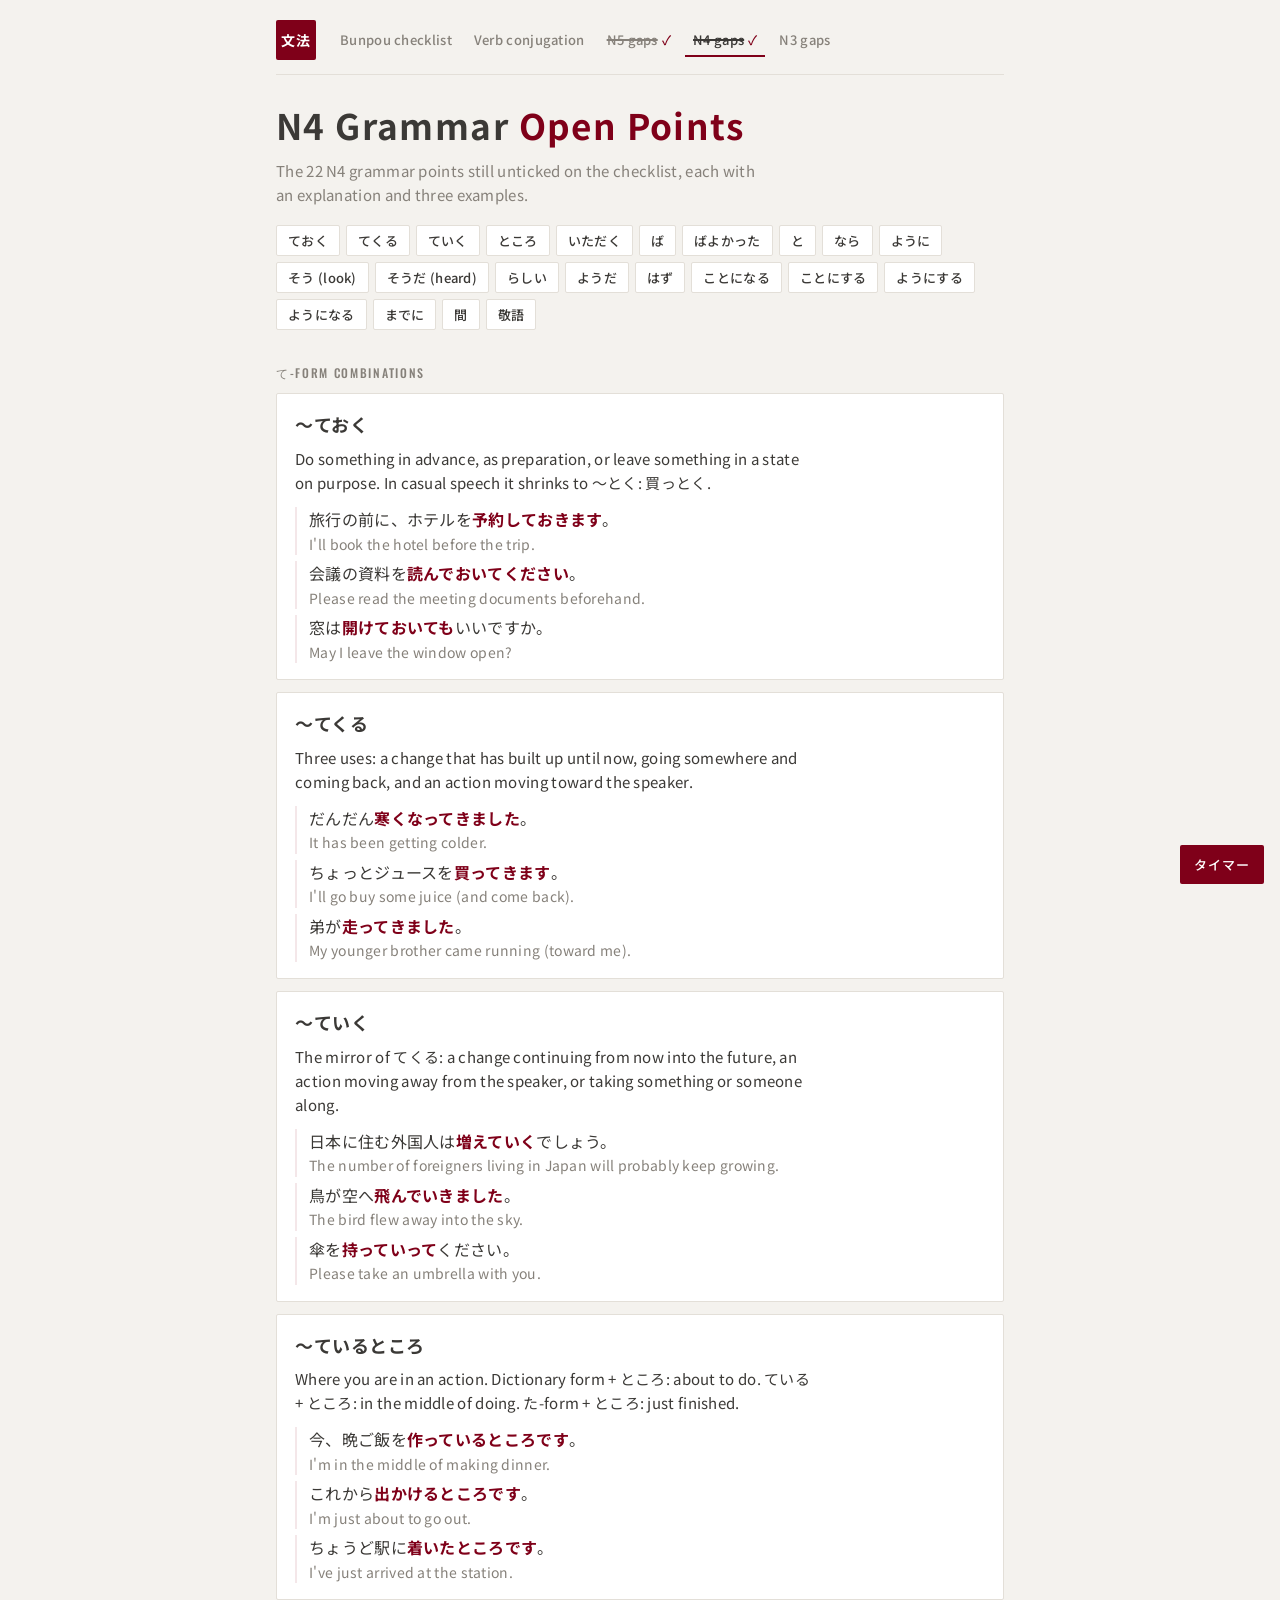
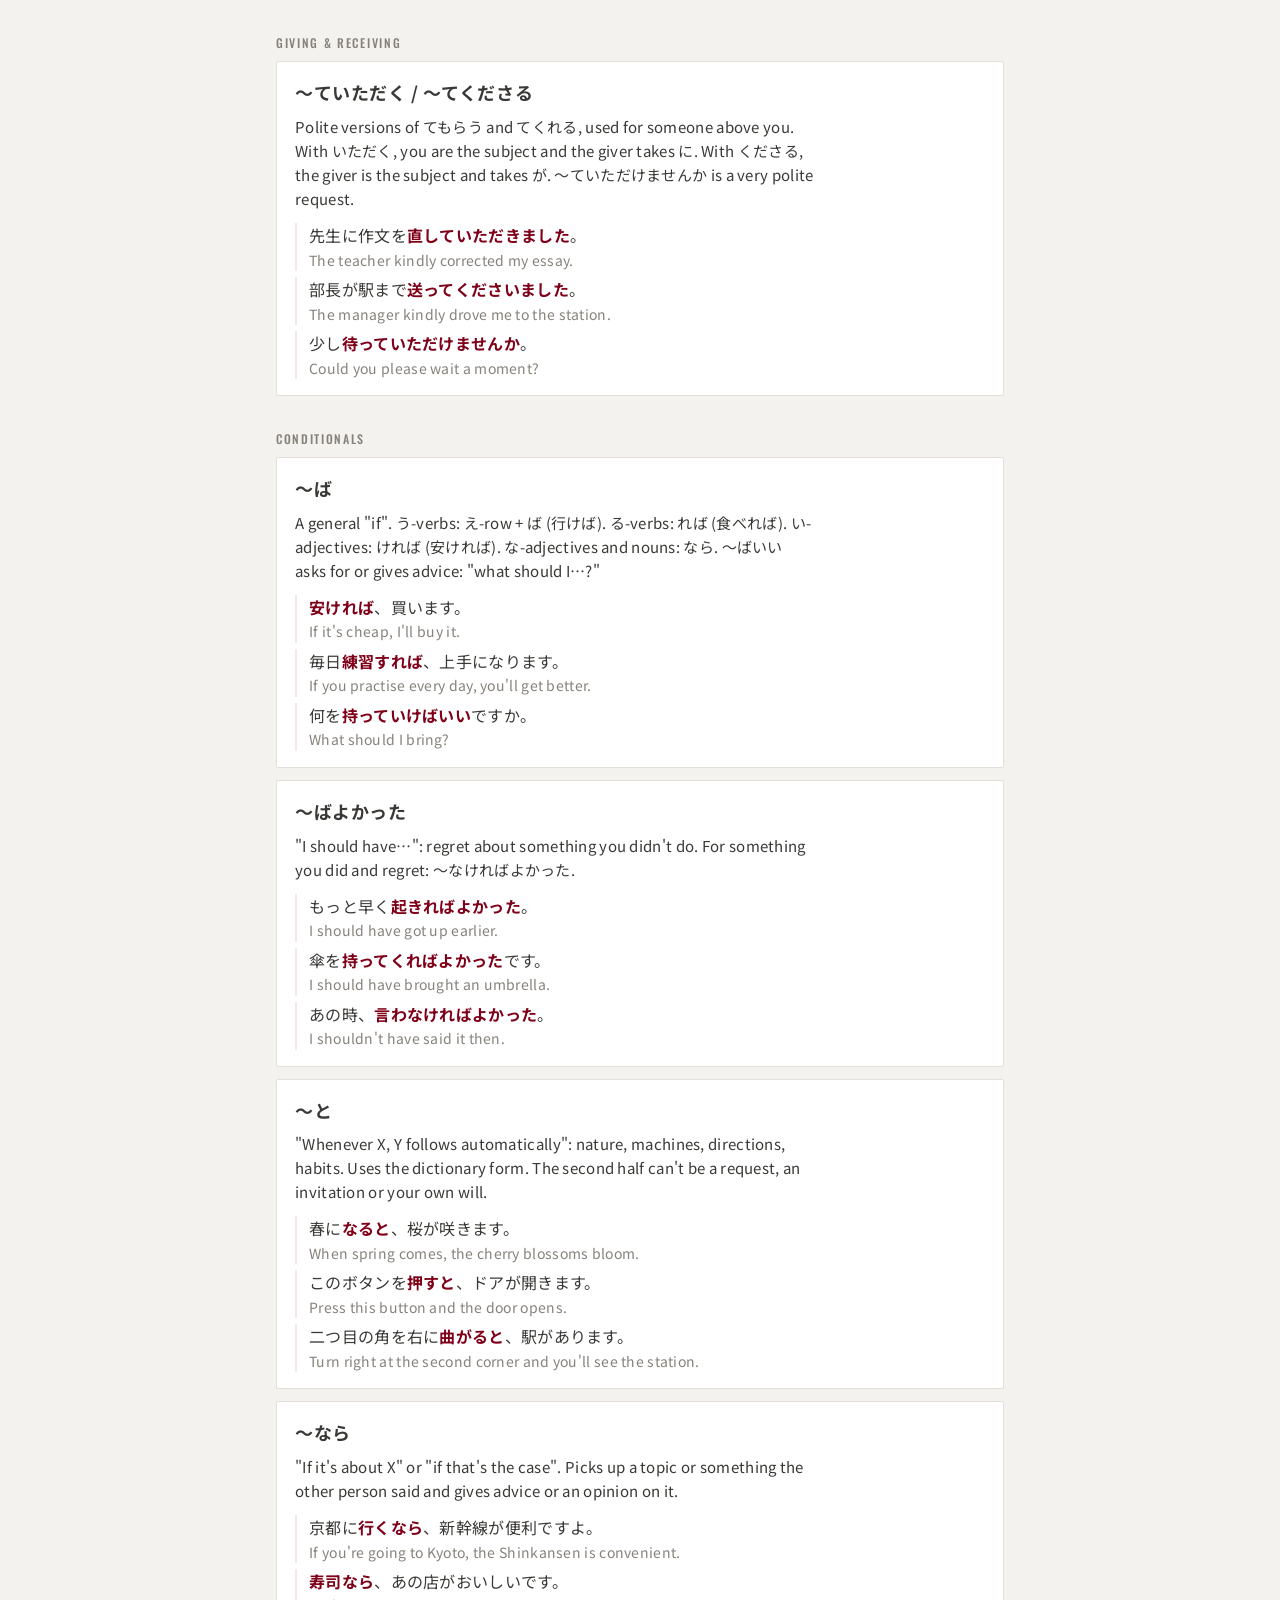
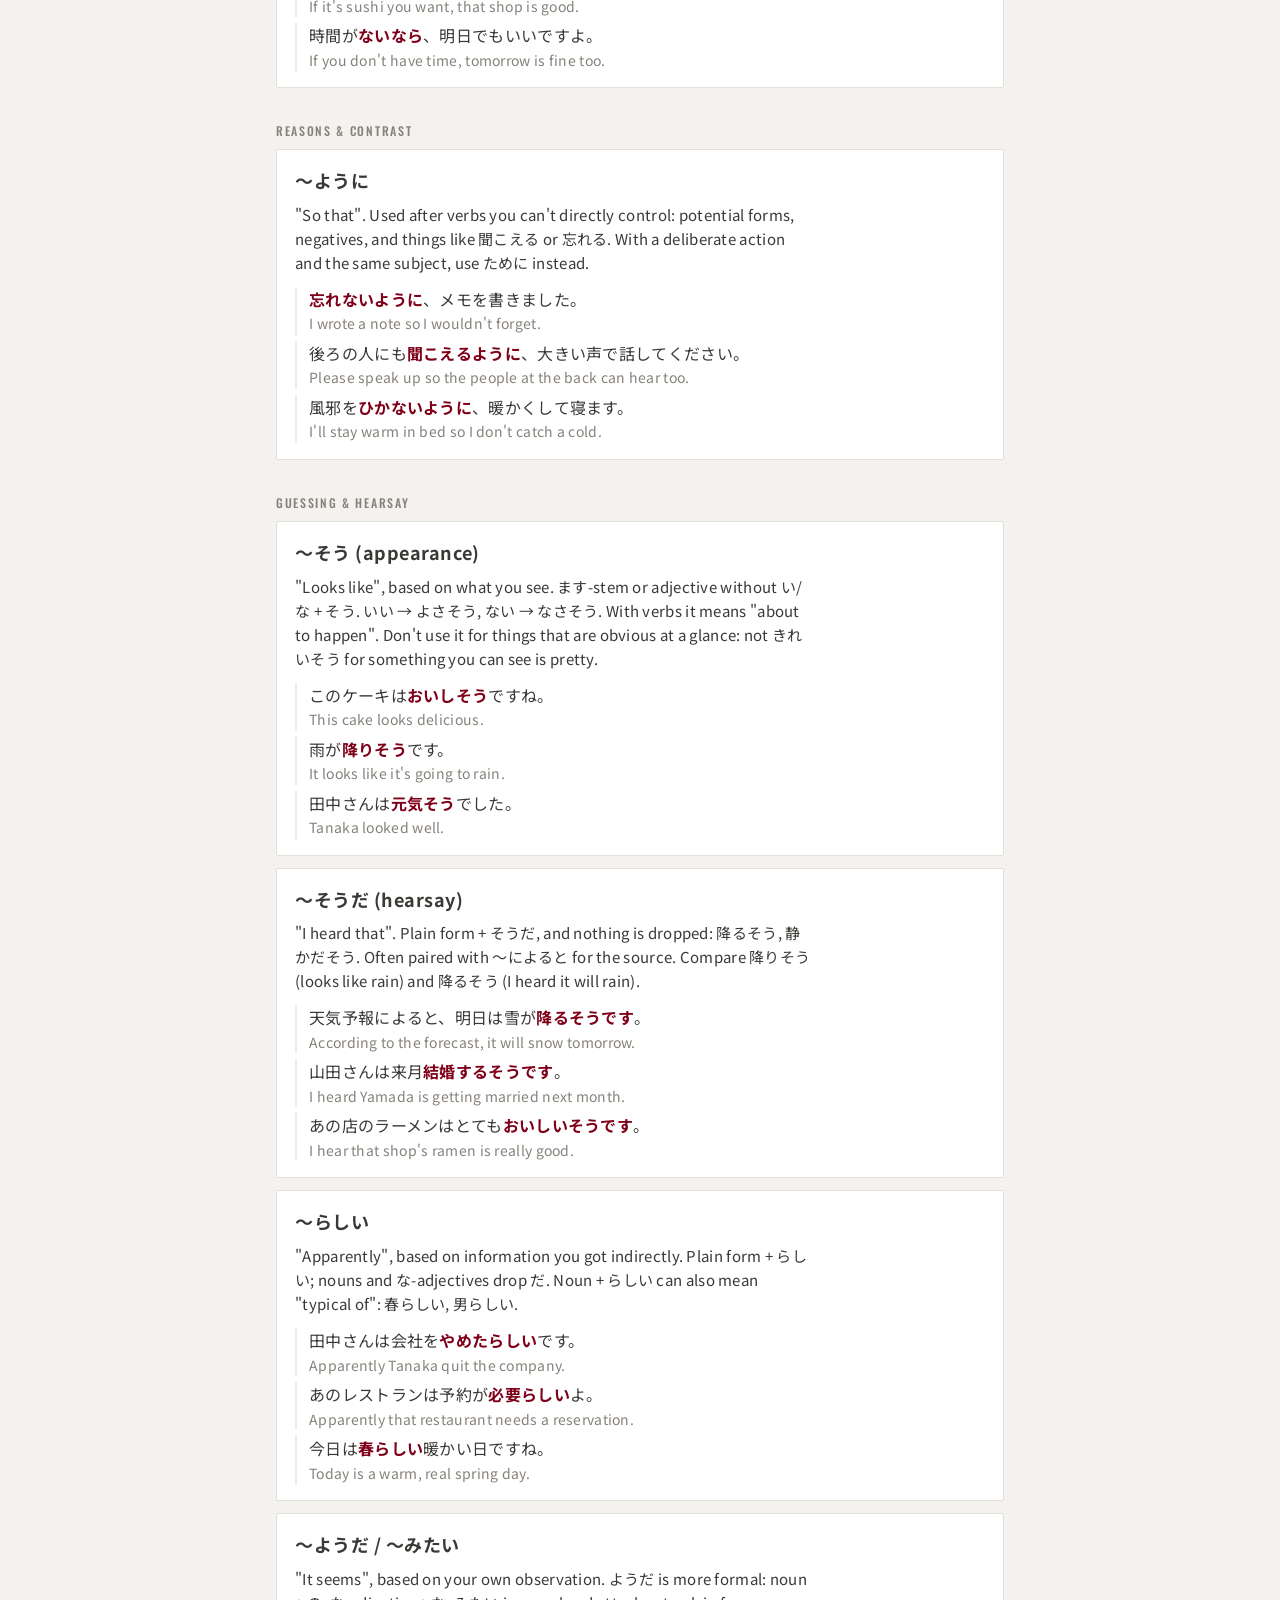
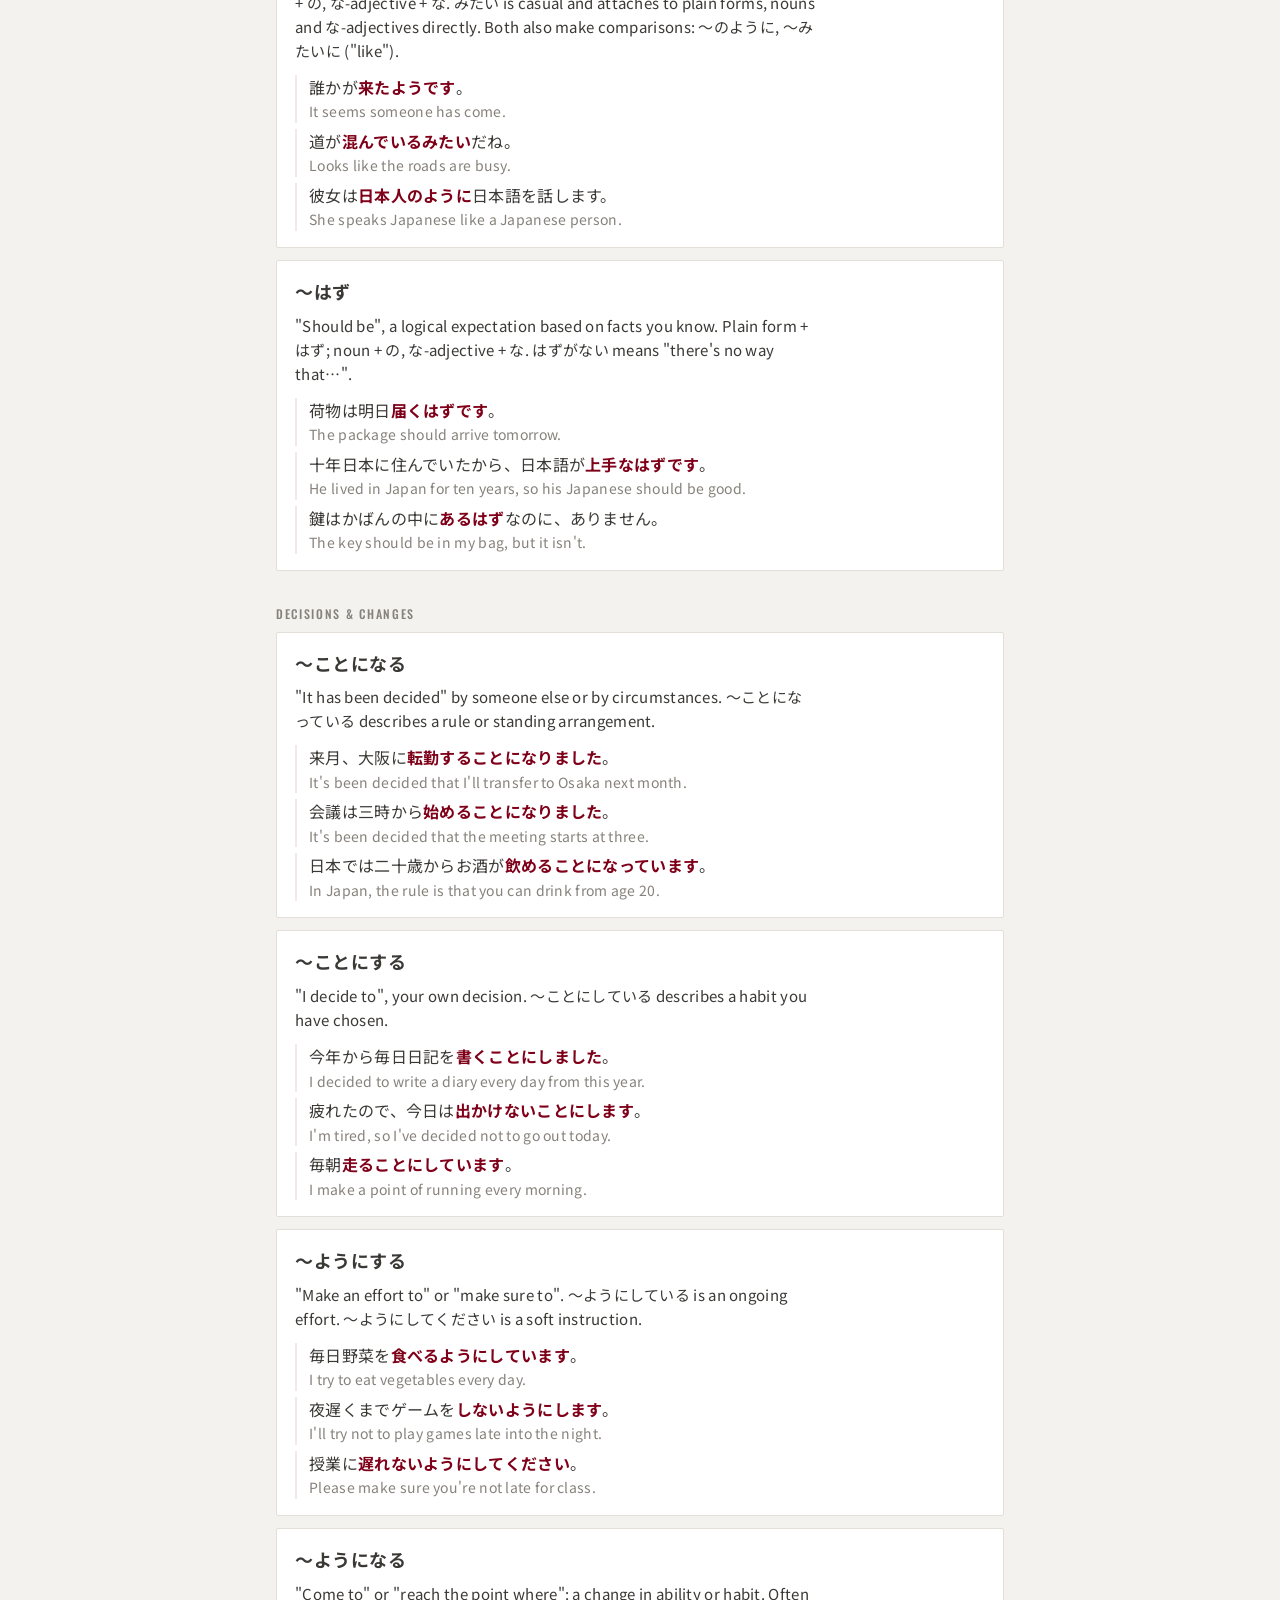
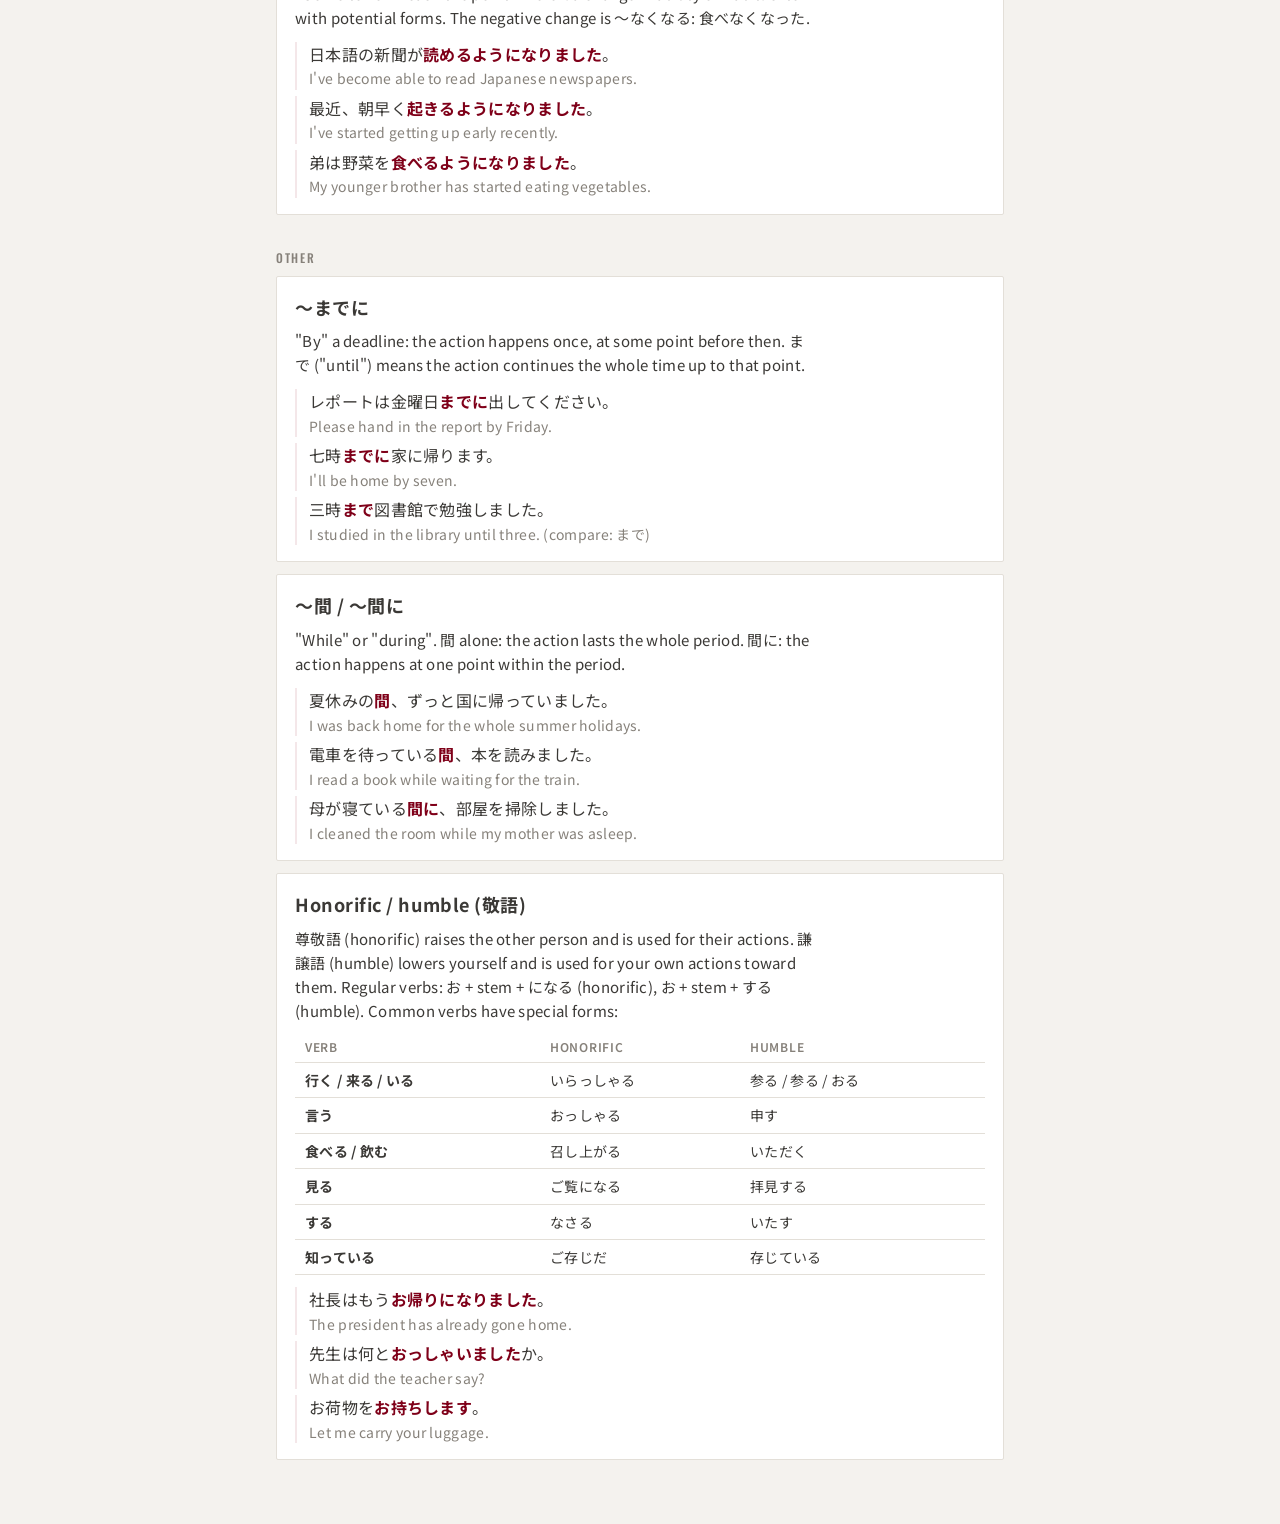
<file: n4-open-points.html>
<!doctype html>
<html lang="ja">
<head>
<meta charset="utf-8">
<meta name="viewport" content="width=device-width, initial-scale=1, viewport-fit=cover">
<title>N4 Grammar – Open Points</title>
<link rel="preconnect" href="https://fonts.googleapis.com">
<link rel="preconnect" href="https://fonts.gstatic.com" crossorigin>
<link rel="stylesheet" href="https://fonts.googleapis.com/css2?family=Noto+Sans+JP:wght@400;500;700&family=Oswald:wght@400;500;600&display=swap">
<style>
/* Same visual system as the checklist and the N5 gaps page */
:root{
  --bg:#f6f7f9; --surface:#ffffff; --fg:#1b2030; --muted:#5c6478; --line:#dde1ea;
  --ai:#2b3f8f; --ai-soft:#e6eaf7; --shu:#c2412d;
  --f-display:"Shippori Mincho","Hiragino Mincho ProN","Yu Mincho",serif;
  --f-body:"IBM Plex Sans","Zen Kaku Gothic New","Hiragino Sans","Noto Sans JP",system-ui,sans-serif;
  --f-jp:"Zen Kaku Gothic New","Hiragino Sans","Noto Sans JP",sans-serif;
}
@media (prefers-color-scheme: dark){:root:not([data-theme="light"]){
  --bg:#12151d; --surface:#1a1f2a; --fg:#e7e9f0; --muted:#9aa2b6; --line:#2c3342;
  --ai:#8fa4ef; --ai-soft:#232c48; --shu:#ec7a63; color-scheme:dark}}
:root[data-theme="dark"]{
  --bg:#12151d; --surface:#1a1f2a; --fg:#e7e9f0; --muted:#9aa2b6; --line:#2c3342;
  --ai:#8fa4ef; --ai-soft:#232c48; --shu:#ec7a63; color-scheme:dark}
*{box-sizing:border-box}
body{margin:0;background:var(--bg);color:var(--fg);font-family:var(--f-body);font-size:15px;line-height:1.6}
.wrap{max-width:760px;margin:0 auto;padding-inline:16px;padding-block:20px 64px}
a{color:var(--ai)}
a:focus-visible{outline:2px solid var(--shu);outline-offset:2px}
nav.site{display:flex;gap:4px;flex-wrap:wrap;border-bottom:1px solid var(--line);padding-bottom:10px;margin-bottom:8px}
nav.site a{font:500 14px var(--f-body);text-decoration:none;color:var(--muted);padding:6px 12px;border-radius:8px}
nav.site a:hover{color:var(--fg);background:var(--surface)}
nav.site a[aria-current="page"]{color:var(--ai);background:var(--ai-soft)}
nav.site a.done s{text-decoration-thickness:1.5px}
nav.site a.done .tick{margin-left:4px;color:var(--ai)}
h1{font-family:var(--f-display);font-weight:800;font-size:clamp(1.6rem,4vw,2.2rem);margin:10px 0 0;text-wrap:balance}
h1 span{color:var(--ai)}
.lead{color:var(--muted);margin:6px 0 0;max-width:60ch}
nav.toc{display:flex;flex-wrap:wrap;gap:6px;margin-top:18px}
nav.toc a{font:500 13px var(--f-jp);text-decoration:none;border:1px solid var(--line);background:var(--surface);color:var(--fg);padding:5px 11px;border-radius:999px}
nav.toc a:hover{border-color:var(--ai);color:var(--ai)}
h2{font:600 12px var(--f-body);letter-spacing:.08em;text-transform:uppercase;color:var(--muted);margin:34px 0 10px}
.card{background:var(--surface);border:1px solid var(--line);border-radius:10px;padding:16px 18px;display:grid;gap:8px;scroll-margin-top:16px}
.card+.card{margin-top:12px}
h3{font-family:var(--f-jp);font-weight:700;font-size:18px;margin:0}
.card p{margin:0;max-width:65ch}
ul.ex{list-style:none;margin:4px 0 0;padding:0;display:grid;gap:6px}
ul.ex li{display:grid;gap:0;padding-left:12px;border-left:2px solid var(--ai-soft)}
.jp{font-family:var(--f-jp);font-size:16px}
.jp b{color:var(--ai);font-weight:700}
.en{color:var(--muted);font-size:14px}
.tbl{overflow-x:auto}
table{border-collapse:collapse;width:100%;font-size:14px;font-family:var(--f-jp)}
th,td{text-align:left;padding:6px 10px;border-bottom:1px solid var(--line);white-space:nowrap}
th{font-family:var(--f-body);font-weight:600;color:var(--muted);font-size:12px;letter-spacing:.06em;text-transform:uppercase}
td:first-child{font-weight:700}
</style>
<link rel="stylesheet" href="muji.css">
</head>
<body>
<div class="wrap">
  <nav class="site" aria-label="Site">
    <a href="./">Bunpou checklist</a>
    <a href="conjugations.html">Verb conjugation</a>
    <a href="n5-open-points.html" class="done" title="Done"><s>N5 gaps</s><span class="tick" aria-label="done">✓</span></a>
    <a href="n4-open-points.html" class="done" title="Done" aria-current="page"><s>N4 gaps</s><span class="tick" aria-label="done">✓</span></a>
    <a href="n3-open-points.html">N3 gaps</a>
  </nav>
  <h1>N4 Grammar <span>Open Points</span></h1>
  <p class="lead">The 22 N4 grammar points still unticked on the checklist, each with an explanation and three examples.</p>
  <nav class="toc" aria-label="Grammar points">
    <a href="#teoku">ておく</a><a href="#tekuru">てくる</a><a href="#teiku">ていく</a><a href="#tokoro">ところ</a><a href="#itadaku">いただく</a><a href="#ba">ば</a><a href="#bayokatta">ばよかった</a><a href="#to">と</a><a href="#nara">なら</a><a href="#youni">ように</a><a href="#sou-look">そう (look)</a><a href="#sou-hear">そうだ (heard)</a><a href="#rashii">らしい</a><a href="#youda">ようだ</a><a href="#hazu">はず</a><a href="#kotoninaru">ことになる</a><a href="#kotonisuru">ことにする</a><a href="#younisuru">ようにする</a><a href="#younininaru">ようになる</a><a href="#madeni">までに</a><a href="#aida">間</a><a href="#keigo">敬語</a>
  </nav>

  <h2>て-form combinations</h2>  <section class="card" id="teoku">
    <h3>〜ておく</h3>
    <p>Do something in advance, as preparation, or leave something in a state on purpose. In casual speech it shrinks to 〜とく: 買っとく.</p>
    <ul class="ex">
      <li><span class="jp">旅行の前に、ホテルを<b>予約しておきます</b>。</span><span class="en">I&#x27;ll book the hotel before the trip.</span></li>
      <li><span class="jp">会議の資料を<b>読んでおいてください</b>。</span><span class="en">Please read the meeting documents beforehand.</span></li>
      <li><span class="jp">窓は<b>開けておいても</b>いいですか。</span><span class="en">May I leave the window open?</span></li>
    </ul>
  </section>  <section class="card" id="tekuru">
    <h3>〜てくる</h3>
    <p>Three uses: a change that has built up until now, going somewhere and coming back, and an action moving toward the speaker.</p>
    <ul class="ex">
      <li><span class="jp">だんだん<b>寒くなってきました</b>。</span><span class="en">It has been getting colder.</span></li>
      <li><span class="jp">ちょっとジュースを<b>買ってきます</b>。</span><span class="en">I&#x27;ll go buy some juice (and come back).</span></li>
      <li><span class="jp">弟が<b>走ってきました</b>。</span><span class="en">My younger brother came running (toward me).</span></li>
    </ul>
  </section>  <section class="card" id="teiku">
    <h3>〜ていく</h3>
    <p>The mirror of てくる: a change continuing from now into the future, an action moving away from the speaker, or taking something or someone along.</p>
    <ul class="ex">
      <li><span class="jp">日本に住む外国人は<b>増えていく</b>でしょう。</span><span class="en">The number of foreigners living in Japan will probably keep growing.</span></li>
      <li><span class="jp">鳥が空へ<b>飛んでいきました</b>。</span><span class="en">The bird flew away into the sky.</span></li>
      <li><span class="jp">傘を<b>持っていって</b>ください。</span><span class="en">Please take an umbrella with you.</span></li>
    </ul>
  </section>  <section class="card" id="tokoro">
    <h3>〜ているところ</h3>
    <p>Where you are in an action. Dictionary form + ところ: about to do. ている + ところ: in the middle of doing. た-form + ところ: just finished.</p>
    <ul class="ex">
      <li><span class="jp">今、晩ご飯を<b>作っているところです</b>。</span><span class="en">I&#x27;m in the middle of making dinner.</span></li>
      <li><span class="jp">これから<b>出かけるところです</b>。</span><span class="en">I&#x27;m just about to go out.</span></li>
      <li><span class="jp">ちょうど駅に<b>着いたところです</b>。</span><span class="en">I&#x27;ve just arrived at the station.</span></li>
    </ul>
  </section>
  <h2>Giving &amp; receiving</h2>  <section class="card" id="itadaku">
    <h3>〜ていただく / 〜てくださる</h3>
    <p>Polite versions of てもらう and てくれる, used for someone above you. With いただく, you are the subject and the giver takes に. With くださる, the giver is the subject and takes が. 〜ていただけませんか is a very polite request.</p>
    <ul class="ex">
      <li><span class="jp">先生に作文を<b>直していただきました</b>。</span><span class="en">The teacher kindly corrected my essay.</span></li>
      <li><span class="jp">部長が駅まで<b>送ってくださいました</b>。</span><span class="en">The manager kindly drove me to the station.</span></li>
      <li><span class="jp">少し<b>待っていただけませんか</b>。</span><span class="en">Could you please wait a moment?</span></li>
    </ul>
  </section>
  <h2>Conditionals</h2>  <section class="card" id="ba">
    <h3>〜ば</h3>
    <p>A general &quot;if&quot;. う-verbs: え-row + ば (行けば). る-verbs: れば (食べれば). い-adjectives: ければ (安ければ). な-adjectives and nouns: なら. 〜ばいい asks for or gives advice: &quot;what should I…?&quot;</p>
    <ul class="ex">
      <li><span class="jp"><b>安ければ</b>、買います。</span><span class="en">If it&#x27;s cheap, I&#x27;ll buy it.</span></li>
      <li><span class="jp">毎日<b>練習すれば</b>、上手になります。</span><span class="en">If you practise every day, you&#x27;ll get better.</span></li>
      <li><span class="jp">何を<b>持っていけばいい</b>ですか。</span><span class="en">What should I bring?</span></li>
    </ul>
  </section>  <section class="card" id="bayokatta">
    <h3>〜ばよかった</h3>
    <p>&quot;I should have…&quot;: regret about something you didn&#x27;t do. For something you did and regret: 〜なければよかった.</p>
    <ul class="ex">
      <li><span class="jp">もっと早く<b>起きればよかった</b>。</span><span class="en">I should have got up earlier.</span></li>
      <li><span class="jp">傘を<b>持ってくればよかった</b>です。</span><span class="en">I should have brought an umbrella.</span></li>
      <li><span class="jp">あの時、<b>言わなければよかった</b>。</span><span class="en">I shouldn&#x27;t have said it then.</span></li>
    </ul>
  </section>  <section class="card" id="to">
    <h3>〜と</h3>
    <p>&quot;Whenever X, Y follows automatically&quot;: nature, machines, directions, habits. Uses the dictionary form. The second half can&#x27;t be a request, an invitation or your own will.</p>
    <ul class="ex">
      <li><span class="jp">春に<b>なると</b>、桜が咲きます。</span><span class="en">When spring comes, the cherry blossoms bloom.</span></li>
      <li><span class="jp">このボタンを<b>押すと</b>、ドアが開きます。</span><span class="en">Press this button and the door opens.</span></li>
      <li><span class="jp">二つ目の角を右に<b>曲がると</b>、駅があります。</span><span class="en">Turn right at the second corner and you&#x27;ll see the station.</span></li>
    </ul>
  </section>  <section class="card" id="nara">
    <h3>〜なら</h3>
    <p>&quot;If it&#x27;s about X&quot; or &quot;if that&#x27;s the case&quot;. Picks up a topic or something the other person said and gives advice or an opinion on it.</p>
    <ul class="ex">
      <li><span class="jp">京都に<b>行くなら</b>、新幹線が便利ですよ。</span><span class="en">If you&#x27;re going to Kyoto, the Shinkansen is convenient.</span></li>
      <li><span class="jp"><b>寿司なら</b>、あの店がおいしいです。</span><span class="en">If it&#x27;s sushi you want, that shop is good.</span></li>
      <li><span class="jp">時間が<b>ないなら</b>、明日でもいいですよ。</span><span class="en">If you don&#x27;t have time, tomorrow is fine too.</span></li>
    </ul>
  </section>
  <h2>Reasons &amp; contrast</h2>  <section class="card" id="youni">
    <h3>〜ように</h3>
    <p>&quot;So that&quot;. Used after verbs you can&#x27;t directly control: potential forms, negatives, and things like 聞こえる or 忘れる. With a deliberate action and the same subject, use ために instead.</p>
    <ul class="ex">
      <li><span class="jp"><b>忘れないように</b>、メモを書きました。</span><span class="en">I wrote a note so I wouldn&#x27;t forget.</span></li>
      <li><span class="jp">後ろの人にも<b>聞こえるように</b>、大きい声で話してください。</span><span class="en">Please speak up so the people at the back can hear too.</span></li>
      <li><span class="jp">風邪を<b>ひかないように</b>、暖かくして寝ます。</span><span class="en">I&#x27;ll stay warm in bed so I don&#x27;t catch a cold.</span></li>
    </ul>
  </section>
  <h2>Guessing &amp; hearsay</h2>  <section class="card" id="sou-look">
    <h3>〜そう (appearance)</h3>
    <p>&quot;Looks like&quot;, based on what you see. ます-stem or adjective without い/な + そう. いい → よさそう, ない → なさそう. With verbs it means &quot;about to happen&quot;. Don&#x27;t use it for things that are obvious at a glance: not きれいそう for something you can see is pretty.</p>
    <ul class="ex">
      <li><span class="jp">このケーキは<b>おいしそう</b>ですね。</span><span class="en">This cake looks delicious.</span></li>
      <li><span class="jp">雨が<b>降りそう</b>です。</span><span class="en">It looks like it&#x27;s going to rain.</span></li>
      <li><span class="jp">田中さんは<b>元気そう</b>でした。</span><span class="en">Tanaka looked well.</span></li>
    </ul>
  </section>  <section class="card" id="sou-hear">
    <h3>〜そうだ (hearsay)</h3>
    <p>&quot;I heard that&quot;. Plain form + そうだ, and nothing is dropped: 降るそう, 静かだそう. Often paired with 〜によると for the source. Compare 降りそう (looks like rain) and 降るそう (I heard it will rain).</p>
    <ul class="ex">
      <li><span class="jp">天気予報によると、明日は雪が<b>降るそうです</b>。</span><span class="en">According to the forecast, it will snow tomorrow.</span></li>
      <li><span class="jp">山田さんは来月<b>結婚するそうです</b>。</span><span class="en">I heard Yamada is getting married next month.</span></li>
      <li><span class="jp">あの店のラーメンはとても<b>おいしいそうです</b>。</span><span class="en">I hear that shop&#x27;s ramen is really good.</span></li>
    </ul>
  </section>  <section class="card" id="rashii">
    <h3>〜らしい</h3>
    <p>&quot;Apparently&quot;, based on information you got indirectly. Plain form + らしい; nouns and な-adjectives drop だ. Noun + らしい can also mean &quot;typical of&quot;: 春らしい, 男らしい.</p>
    <ul class="ex">
      <li><span class="jp">田中さんは会社を<b>やめたらしい</b>です。</span><span class="en">Apparently Tanaka quit the company.</span></li>
      <li><span class="jp">あのレストランは予約が<b>必要らしい</b>よ。</span><span class="en">Apparently that restaurant needs a reservation.</span></li>
      <li><span class="jp">今日は<b>春らしい</b>暖かい日ですね。</span><span class="en">Today is a warm, real spring day.</span></li>
    </ul>
  </section>  <section class="card" id="youda">
    <h3>〜ようだ / 〜みたい</h3>
    <p>&quot;It seems&quot;, based on your own observation. ようだ is more formal: noun + の, な-adjective + な. みたい is casual and attaches to plain forms, nouns and な-adjectives directly. Both also make comparisons: 〜のように, 〜みたいに (&quot;like&quot;).</p>
    <ul class="ex">
      <li><span class="jp">誰かが<b>来たようです</b>。</span><span class="en">It seems someone has come.</span></li>
      <li><span class="jp">道が<b>混んでいるみたい</b>だね。</span><span class="en">Looks like the roads are busy.</span></li>
      <li><span class="jp">彼女は<b>日本人のように</b>日本語を話します。</span><span class="en">She speaks Japanese like a Japanese person.</span></li>
    </ul>
  </section>  <section class="card" id="hazu">
    <h3>〜はず</h3>
    <p>&quot;Should be&quot;, a logical expectation based on facts you know. Plain form + はず; noun + の, な-adjective + な. はずがない means &quot;there&#x27;s no way that…&quot;.</p>
    <ul class="ex">
      <li><span class="jp">荷物は明日<b>届くはずです</b>。</span><span class="en">The package should arrive tomorrow.</span></li>
      <li><span class="jp">十年日本に住んでいたから、日本語が<b>上手なはずです</b>。</span><span class="en">He lived in Japan for ten years, so his Japanese should be good.</span></li>
      <li><span class="jp">鍵はかばんの中に<b>あるはず</b>なのに、ありません。</span><span class="en">The key should be in my bag, but it isn&#x27;t.</span></li>
    </ul>
  </section>
  <h2>Decisions &amp; changes</h2>  <section class="card" id="kotoninaru">
    <h3>〜ことになる</h3>
    <p>&quot;It has been decided&quot; by someone else or by circumstances. 〜ことになっている describes a rule or standing arrangement.</p>
    <ul class="ex">
      <li><span class="jp">来月、大阪に<b>転勤することになりました</b>。</span><span class="en">It&#x27;s been decided that I&#x27;ll transfer to Osaka next month.</span></li>
      <li><span class="jp">会議は三時から<b>始めることになりました</b>。</span><span class="en">It&#x27;s been decided that the meeting starts at three.</span></li>
      <li><span class="jp">日本では二十歳からお酒が<b>飲めることになっています</b>。</span><span class="en">In Japan, the rule is that you can drink from age 20.</span></li>
    </ul>
  </section>  <section class="card" id="kotonisuru">
    <h3>〜ことにする</h3>
    <p>&quot;I decide to&quot;, your own decision. 〜ことにしている describes a habit you have chosen.</p>
    <ul class="ex">
      <li><span class="jp">今年から毎日日記を<b>書くことにしました</b>。</span><span class="en">I decided to write a diary every day from this year.</span></li>
      <li><span class="jp">疲れたので、今日は<b>出かけないことにします</b>。</span><span class="en">I&#x27;m tired, so I&#x27;ve decided not to go out today.</span></li>
      <li><span class="jp">毎朝<b>走ることにしています</b>。</span><span class="en">I make a point of running every morning.</span></li>
    </ul>
  </section>  <section class="card" id="younisuru">
    <h3>〜ようにする</h3>
    <p>&quot;Make an effort to&quot; or &quot;make sure to&quot;. 〜ようにしている is an ongoing effort. 〜ようにしてください is a soft instruction.</p>
    <ul class="ex">
      <li><span class="jp">毎日野菜を<b>食べるようにしています</b>。</span><span class="en">I try to eat vegetables every day.</span></li>
      <li><span class="jp">夜遅くまでゲームを<b>しないようにします</b>。</span><span class="en">I&#x27;ll try not to play games late into the night.</span></li>
      <li><span class="jp">授業に<b>遅れないようにしてください</b>。</span><span class="en">Please make sure you&#x27;re not late for class.</span></li>
    </ul>
  </section>  <section class="card" id="younininaru">
    <h3>〜ようになる</h3>
    <p>&quot;Come to&quot; or &quot;reach the point where&quot;: a change in ability or habit. Often with potential forms. The negative change is 〜なくなる: 食べなくなった.</p>
    <ul class="ex">
      <li><span class="jp">日本語の新聞が<b>読めるようになりました</b>。</span><span class="en">I&#x27;ve become able to read Japanese newspapers.</span></li>
      <li><span class="jp">最近、朝早く<b>起きるようになりました</b>。</span><span class="en">I&#x27;ve started getting up early recently.</span></li>
      <li><span class="jp">弟は野菜を<b>食べるようになりました</b>。</span><span class="en">My younger brother has started eating vegetables.</span></li>
    </ul>
  </section>
  <h2>Other</h2>  <section class="card" id="madeni">
    <h3>〜までに</h3>
    <p>&quot;By&quot; a deadline: the action happens once, at some point before then. まで (&quot;until&quot;) means the action continues the whole time up to that point.</p>
    <ul class="ex">
      <li><span class="jp">レポートは金曜日<b>までに</b>出してください。</span><span class="en">Please hand in the report by Friday.</span></li>
      <li><span class="jp">七時<b>までに</b>家に帰ります。</span><span class="en">I&#x27;ll be home by seven.</span></li>
      <li><span class="jp">三時<b>まで</b>図書館で勉強しました。</span><span class="en">I studied in the library until three. (compare: まで)</span></li>
    </ul>
  </section>  <section class="card" id="aida">
    <h3>〜間 / 〜間に</h3>
    <p>&quot;While&quot; or &quot;during&quot;. 間 alone: the action lasts the whole period. 間に: the action happens at one point within the period.</p>
    <ul class="ex">
      <li><span class="jp">夏休みの<b>間</b>、ずっと国に帰っていました。</span><span class="en">I was back home for the whole summer holidays.</span></li>
      <li><span class="jp">電車を待っている<b>間</b>、本を読みました。</span><span class="en">I read a book while waiting for the train.</span></li>
      <li><span class="jp">母が寝ている<b>間に</b>、部屋を掃除しました。</span><span class="en">I cleaned the room while my mother was asleep.</span></li>
    </ul>
  </section>  <section class="card" id="keigo">
    <h3>Honorific / humble (敬語)</h3>
    <p>尊敬語 (honorific) raises the other person and is used for their actions. 謙譲語 (humble) lowers yourself and is used for your own actions toward them. Regular verbs: お + stem + になる (honorific), お + stem + する (humble). Common verbs have special forms:</p>
    <div class="tbl">
      <table>
        <thead><tr><th>Verb</th><th>Honorific</th><th>Humble</th></tr></thead>
        <tbody>
          <tr><td>行く / 来る / いる</td><td>いらっしゃる</td><td>参る / 参る / おる</td></tr>
          <tr><td>言う</td><td>おっしゃる</td><td>申す</td></tr>
          <tr><td>食べる / 飲む</td><td>召し上がる</td><td>いただく</td></tr>
          <tr><td>見る</td><td>ご覧になる</td><td>拝見する</td></tr>
          <tr><td>する</td><td>なさる</td><td>いたす</td></tr>
          <tr><td>知っている</td><td>ご存じだ</td><td>存じている</td></tr>
        </tbody>
      </table>
    </div>
    <ul class="ex">
      <li><span class="jp">社長はもう<b>お帰りになりました</b>。</span><span class="en">The president has already gone home.</span></li>
      <li><span class="jp">先生は何と<b>おっしゃいました</b>か。</span><span class="en">What did the teacher say?</span></li>
      <li><span class="jp">お荷物を<b>お持ちします</b>。</span><span class="en">Let me carry your luggage.</span></li>
    </ul>
  </section>
</div>
<script src="timer.js" defer></script>
</body>
</html>
</file>
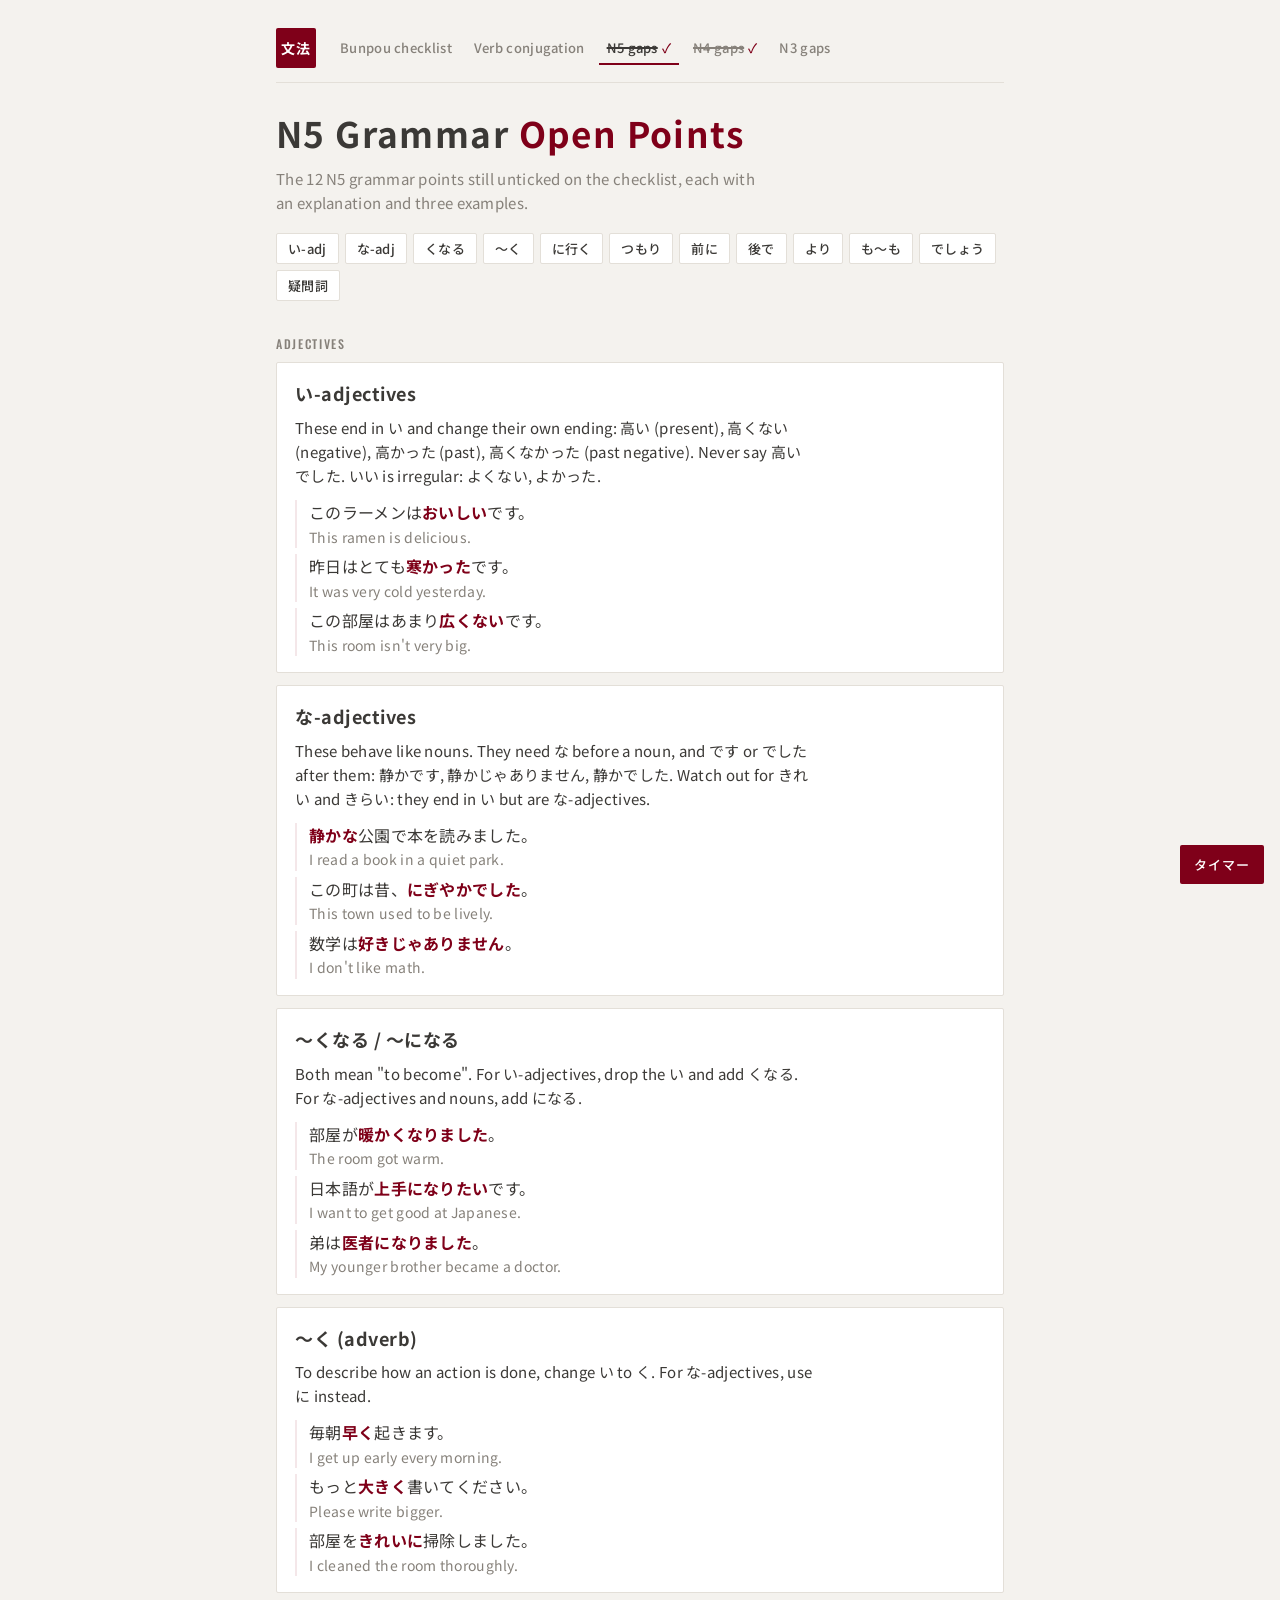
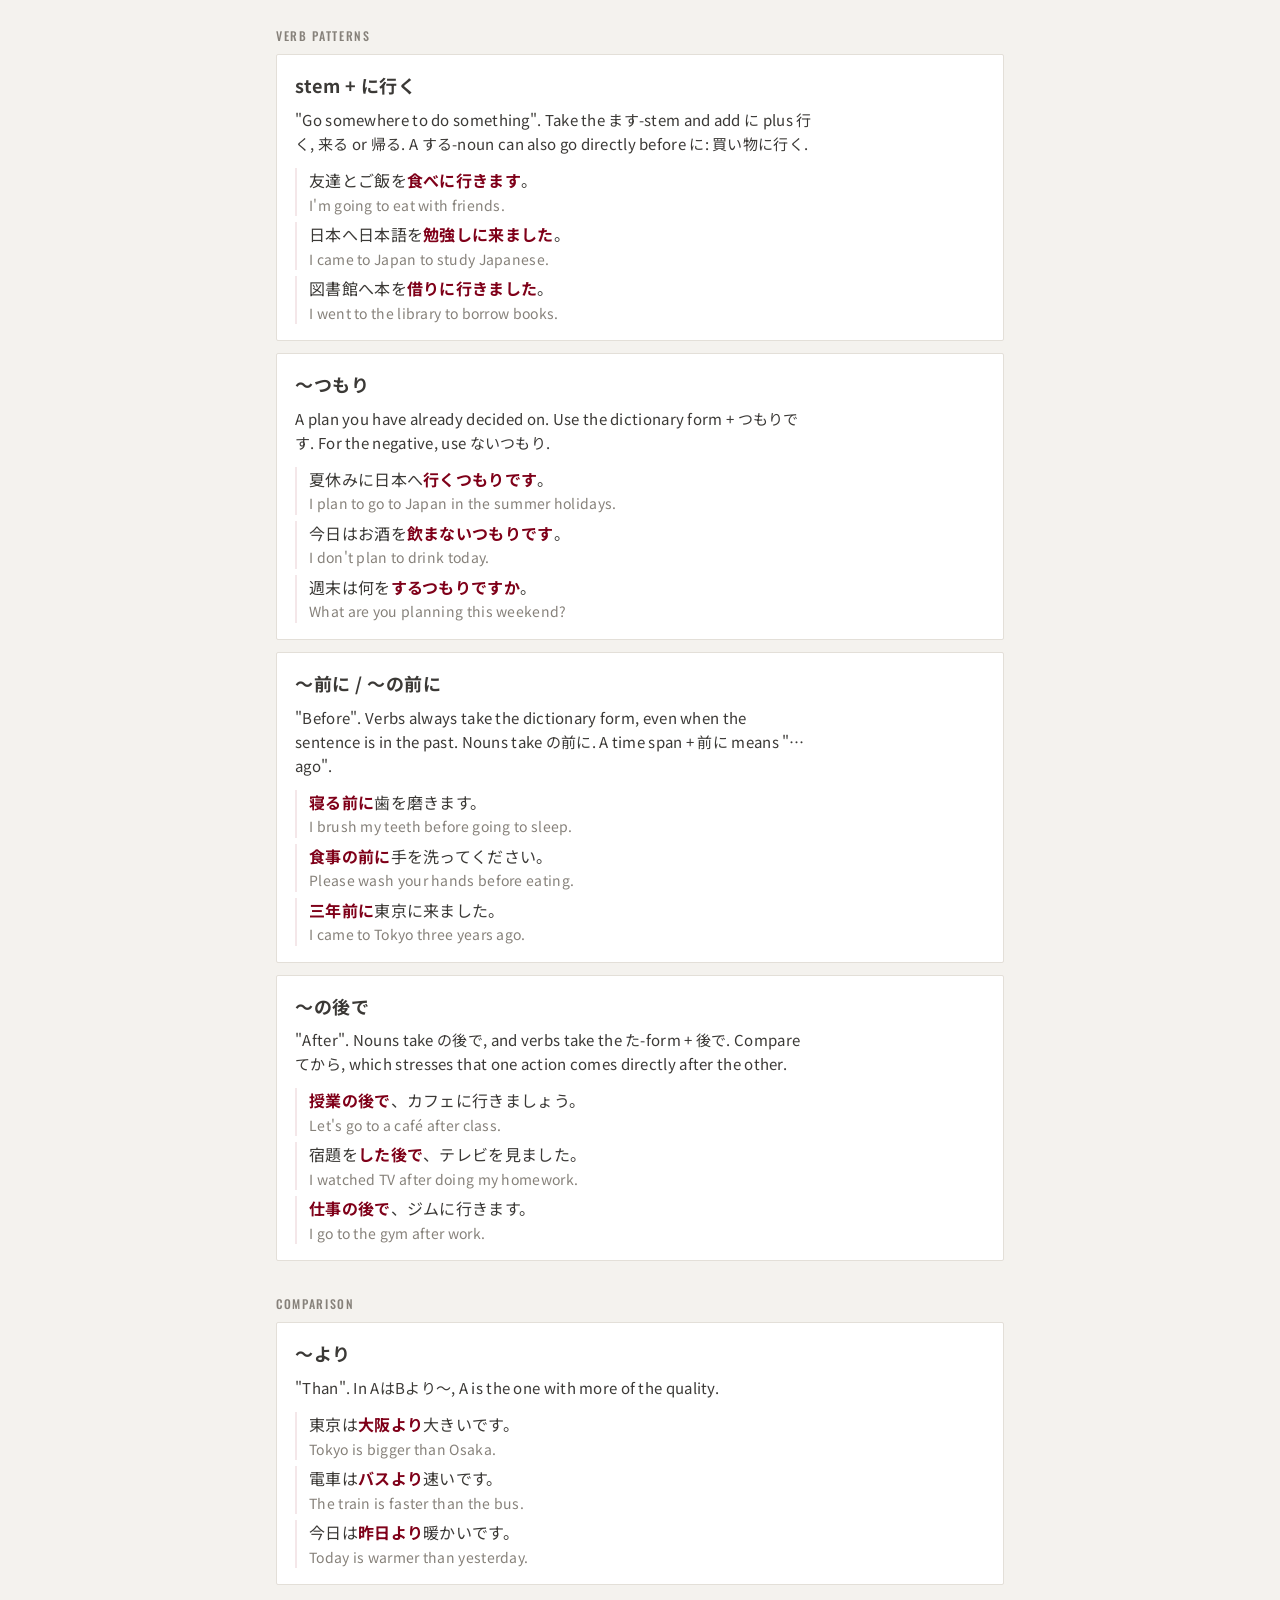
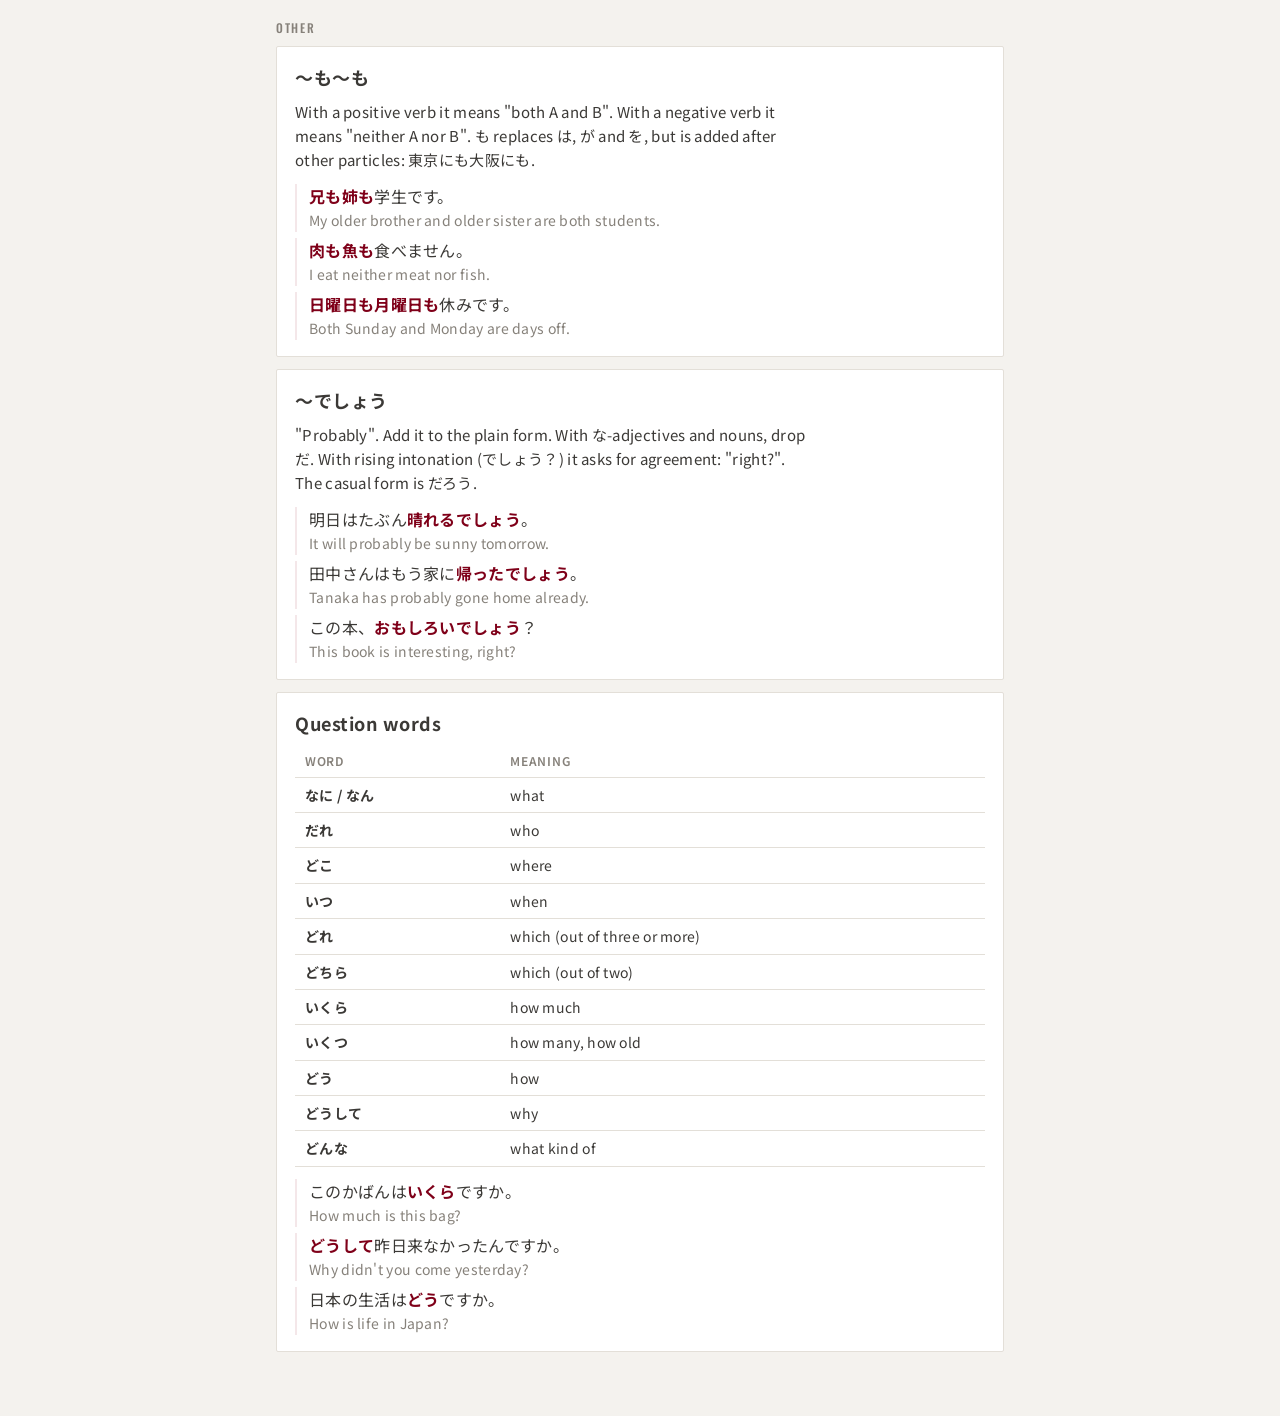
<file: n5-open-points.html>
<!doctype html>
<html lang="ja">
<head>
<meta charset="utf-8">
<meta name="viewport" content="width=device-width, initial-scale=1, viewport-fit=cover">
<title>N5 Grammar – Open Points</title>
<link rel="preconnect" href="https://fonts.googleapis.com">
<link rel="preconnect" href="https://fonts.gstatic.com" crossorigin>
<link rel="stylesheet" href="https://fonts.googleapis.com/css2?family=Noto+Sans+JP:wght@400;500;700&family=Oswald:wght@400;500;600&display=swap">
<style>
/* Same visual system as the checklist (index.html): narrow study column, grammar cards grouped by category */
:root{
  --bg:#f6f7f9; --surface:#ffffff; --fg:#1b2030; --muted:#5c6478; --line:#dde1ea;
  --ai:#2b3f8f; --ai-soft:#e6eaf7; --shu:#c2412d;
  --f-display:"Shippori Mincho","Hiragino Mincho ProN","Yu Mincho",serif;
  --f-body:"IBM Plex Sans","Zen Kaku Gothic New","Hiragino Sans","Noto Sans JP",system-ui,sans-serif;
  --f-jp:"Zen Kaku Gothic New","Hiragino Sans","Noto Sans JP",sans-serif;
}
@media (prefers-color-scheme: dark){:root:not([data-theme="light"]){
  --bg:#12151d; --surface:#1a1f2a; --fg:#e7e9f0; --muted:#9aa2b6; --line:#2c3342;
  --ai:#8fa4ef; --ai-soft:#232c48; --shu:#ec7a63; color-scheme:dark}}
:root[data-theme="dark"]{
  --bg:#12151d; --surface:#1a1f2a; --fg:#e7e9f0; --muted:#9aa2b6; --line:#2c3342;
  --ai:#8fa4ef; --ai-soft:#232c48; --shu:#ec7a63; color-scheme:dark}
*{box-sizing:border-box}
body{margin:0;background:var(--bg);color:var(--fg);font-family:var(--f-body);font-size:15px;line-height:1.6}
.wrap{max-width:760px;margin:0 auto;padding-inline:16px;padding-block:28px 64px}
a{color:var(--ai)}
a:focus-visible{outline:2px solid var(--shu);outline-offset:2px}
nav.site{display:flex;gap:4px;flex-wrap:wrap;border-bottom:1px solid var(--line);padding-bottom:10px;margin-bottom:8px}
nav.site a{font:500 14px var(--f-body);text-decoration:none;color:var(--muted);padding:6px 12px;border-radius:8px}
nav.site a:hover{color:var(--fg);background:var(--surface)}
nav.site a[aria-current="page"]{color:var(--ai);background:var(--ai-soft)}
nav.site a.done s{text-decoration-thickness:1.5px}
nav.site a.done .tick{margin-left:4px;color:var(--ai)}
h1{font-family:var(--f-display);font-weight:800;font-size:clamp(1.6rem,4vw,2.2rem);margin:10px 0 0;text-wrap:balance}
h1 span{color:var(--shu)}
.lead{color:var(--muted);margin:6px 0 0;max-width:60ch}
nav.toc{display:flex;flex-wrap:wrap;gap:6px;margin-top:18px}
nav.toc a{font:500 13px var(--f-jp);text-decoration:none;border:1px solid var(--line);background:var(--surface);color:var(--fg);padding:5px 11px;border-radius:999px}
nav.toc a:hover{border-color:var(--ai);color:var(--ai)}
h2{font:600 12px var(--f-body);letter-spacing:.08em;text-transform:uppercase;color:var(--muted);margin:34px 0 10px}
.card{background:var(--surface);border:1px solid var(--line);border-radius:10px;padding:16px 18px;display:grid;gap:8px;scroll-margin-top:16px}
.card+.card{margin-top:12px}
h3{font-family:var(--f-jp);font-weight:700;font-size:18px;margin:0}
.card p{margin:0;max-width:65ch}
ul.ex{list-style:none;margin:4px 0 0;padding:0;display:grid;gap:6px}
ul.ex li{display:grid;gap:0;padding-left:12px;border-left:2px solid var(--ai-soft)}
.jp{font-family:var(--f-jp);font-size:16px}
.jp b{color:var(--ai);font-weight:700}
.en{color:var(--muted);font-size:14px}
.tbl{overflow-x:auto}
table{border-collapse:collapse;width:100%;font-size:14px}
th,td{text-align:left;padding:6px 10px;border-bottom:1px solid var(--line)}
th{font-weight:600;color:var(--muted);font-size:12px;letter-spacing:.06em;text-transform:uppercase}
td:first-child{font-family:var(--f-jp);font-weight:700;white-space:nowrap}
</style>
<link rel="stylesheet" href="muji.css">
</head>
<body>
<div class="wrap">
  <nav class="site" aria-label="Site">
    <a href="./">Bunpou checklist</a>
    <a href="conjugations.html">Verb conjugation</a>
    <a href="n5-open-points.html" class="done" title="Done" aria-current="page"><s>N5 gaps</s><span class="tick" aria-label="done">✓</span></a>
    <a href="n4-open-points.html" class="done" title="Done"><s>N4 gaps</s><span class="tick" aria-label="done">✓</span></a>
    <a href="n3-open-points.html">N3 gaps</a>
  </nav>
  <h1>N5 Grammar <span>Open Points</span></h1>
  <p class="lead">The 12 N5 grammar points still unticked on the checklist, each with an explanation and three examples.</p>
  <nav class="toc" aria-label="Grammar points">
    <a href="#i-adj">い-adj</a><a href="#na-adj">な-adj</a><a href="#naru">くなる</a><a href="#adverb">〜く</a>
    <a href="#ni-iku">に行く</a><a href="#tsumori">つもり</a><a href="#mae">前に</a><a href="#ato">後で</a>
    <a href="#yori">より</a><a href="#momo">も〜も</a><a href="#deshou">でしょう</a><a href="#qwords">疑問詞</a>
  </nav>

  <h2>Adjectives</h2>
  <section class="card" id="i-adj">
    <h3>い-adjectives</h3>
    <p>These end in い and change their own ending: 高い (present), 高くない (negative), 高かった (past), 高くなかった (past negative). Never say 高いでした. いい is irregular: よくない, よかった.</p>
    <ul class="ex">
      <li><span class="jp">このラーメンは<b>おいしい</b>です。</span><span class="en">This ramen is delicious.</span></li>
      <li><span class="jp">昨日はとても<b>寒かった</b>です。</span><span class="en">It was very cold yesterday.</span></li>
      <li><span class="jp">この部屋はあまり<b>広くない</b>です。</span><span class="en">This room isn't very big.</span></li>
    </ul>
  </section>
  <section class="card" id="na-adj">
    <h3>な-adjectives</h3>
    <p>These behave like nouns. They need な before a noun, and です or でした after them: 静かです, 静かじゃありません, 静かでした. Watch out for きれい and きらい: they end in い but are な-adjectives.</p>
    <ul class="ex">
      <li><span class="jp"><b>静かな</b>公園で本を読みました。</span><span class="en">I read a book in a quiet park.</span></li>
      <li><span class="jp">この町は昔、<b>にぎやかでした</b>。</span><span class="en">This town used to be lively.</span></li>
      <li><span class="jp">数学は<b>好きじゃありません</b>。</span><span class="en">I don't like math.</span></li>
    </ul>
  </section>
  <section class="card" id="naru">
    <h3>〜くなる / 〜になる</h3>
    <p>Both mean "to become". For い-adjectives, drop the い and add くなる. For な-adjectives and nouns, add になる.</p>
    <ul class="ex">
      <li><span class="jp">部屋が<b>暖かくなりました</b>。</span><span class="en">The room got warm.</span></li>
      <li><span class="jp">日本語が<b>上手になりたい</b>です。</span><span class="en">I want to get good at Japanese.</span></li>
      <li><span class="jp">弟は<b>医者になりました</b>。</span><span class="en">My younger brother became a doctor.</span></li>
    </ul>
  </section>
  <section class="card" id="adverb">
    <h3>〜く (adverb)</h3>
    <p>To describe how an action is done, change い to く. For な-adjectives, use に instead.</p>
    <ul class="ex">
      <li><span class="jp">毎朝<b>早く</b>起きます。</span><span class="en">I get up early every morning.</span></li>
      <li><span class="jp">もっと<b>大きく</b>書いてください。</span><span class="en">Please write bigger.</span></li>
      <li><span class="jp">部屋を<b>きれいに</b>掃除しました。</span><span class="en">I cleaned the room thoroughly.</span></li>
    </ul>
  </section>

  <h2>Verb patterns</h2>
  <section class="card" id="ni-iku">
    <h3>stem + に行く</h3>
    <p>"Go somewhere to do something". Take the ます-stem and add に plus 行く, 来る or 帰る. A する-noun can also go directly before に: 買い物に行く.</p>
    <ul class="ex">
      <li><span class="jp">友達とご飯を<b>食べに行きます</b>。</span><span class="en">I'm going to eat with friends.</span></li>
      <li><span class="jp">日本へ日本語を<b>勉強しに来ました</b>。</span><span class="en">I came to Japan to study Japanese.</span></li>
      <li><span class="jp">図書館へ本を<b>借りに行きました</b>。</span><span class="en">I went to the library to borrow books.</span></li>
    </ul>
  </section>
  <section class="card" id="tsumori">
    <h3>〜つもり</h3>
    <p>A plan you have already decided on. Use the dictionary form + つもりです. For the negative, use ないつもり.</p>
    <ul class="ex">
      <li><span class="jp">夏休みに日本へ<b>行くつもりです</b>。</span><span class="en">I plan to go to Japan in the summer holidays.</span></li>
      <li><span class="jp">今日はお酒を<b>飲まないつもりです</b>。</span><span class="en">I don't plan to drink today.</span></li>
      <li><span class="jp">週末は何を<b>するつもりですか</b>。</span><span class="en">What are you planning this weekend?</span></li>
    </ul>
  </section>
  <section class="card" id="mae">
    <h3>〜前に / 〜の前に</h3>
    <p>"Before". Verbs always take the dictionary form, even when the sentence is in the past. Nouns take の前に. A time span + 前に means "… ago".</p>
    <ul class="ex">
      <li><span class="jp"><b>寝る前に</b>歯を磨きます。</span><span class="en">I brush my teeth before going to sleep.</span></li>
      <li><span class="jp"><b>食事の前に</b>手を洗ってください。</span><span class="en">Please wash your hands before eating.</span></li>
      <li><span class="jp"><b>三年前に</b>東京に来ました。</span><span class="en">I came to Tokyo three years ago.</span></li>
    </ul>
  </section>
  <section class="card" id="ato">
    <h3>〜の後で</h3>
    <p>"After". Nouns take の後で, and verbs take the た-form + 後で. Compare てから, which stresses that one action comes directly after the other.</p>
    <ul class="ex">
      <li><span class="jp"><b>授業の後で</b>、カフェに行きましょう。</span><span class="en">Let's go to a café after class.</span></li>
      <li><span class="jp">宿題を<b>した後で</b>、テレビを見ました。</span><span class="en">I watched TV after doing my homework.</span></li>
      <li><span class="jp"><b>仕事の後で</b>、ジムに行きます。</span><span class="en">I go to the gym after work.</span></li>
    </ul>
  </section>

  <h2>Comparison</h2>
  <section class="card" id="yori">
    <h3>〜より</h3>
    <p>"Than". In AはBより〜, A is the one with more of the quality.</p>
    <ul class="ex">
      <li><span class="jp">東京は<b>大阪より</b>大きいです。</span><span class="en">Tokyo is bigger than Osaka.</span></li>
      <li><span class="jp">電車は<b>バスより</b>速いです。</span><span class="en">The train is faster than the bus.</span></li>
      <li><span class="jp">今日は<b>昨日より</b>暖かいです。</span><span class="en">Today is warmer than yesterday.</span></li>
    </ul>
  </section>

  <h2>Other</h2>
  <section class="card" id="momo">
    <h3>〜も〜も</h3>
    <p>With a positive verb it means "both A and B". With a negative verb it means "neither A nor B". も replaces は, が and を, but is added after other particles: 東京にも大阪にも.</p>
    <ul class="ex">
      <li><span class="jp"><b>兄も姉も</b>学生です。</span><span class="en">My older brother and older sister are both students.</span></li>
      <li><span class="jp"><b>肉も魚も</b>食べません。</span><span class="en">I eat neither meat nor fish.</span></li>
      <li><span class="jp"><b>日曜日も月曜日も</b>休みです。</span><span class="en">Both Sunday and Monday are days off.</span></li>
    </ul>
  </section>
  <section class="card" id="deshou">
    <h3>〜でしょう</h3>
    <p>"Probably". Add it to the plain form. With な-adjectives and nouns, drop だ. With rising intonation (でしょう？) it asks for agreement: "right?". The casual form is だろう.</p>
    <ul class="ex">
      <li><span class="jp">明日はたぶん<b>晴れるでしょう</b>。</span><span class="en">It will probably be sunny tomorrow.</span></li>
      <li><span class="jp">田中さんはもう家に<b>帰ったでしょう</b>。</span><span class="en">Tanaka has probably gone home already.</span></li>
      <li><span class="jp">この本、<b>おもしろいでしょう</b>？</span><span class="en">This book is interesting, right?</span></li>
    </ul>
  </section>
  <section class="card" id="qwords">
    <h3>Question words</h3>
    <div class="tbl">
      <table>
        <thead><tr><th>Word</th><th>Meaning</th></tr></thead>
        <tbody>
          <tr><td>なに / なん</td><td>what</td></tr>
          <tr><td>だれ</td><td>who</td></tr>
          <tr><td>どこ</td><td>where</td></tr>
          <tr><td>いつ</td><td>when</td></tr>
          <tr><td>どれ</td><td>which (out of three or more)</td></tr>
          <tr><td>どちら</td><td>which (out of two)</td></tr>
          <tr><td>いくら</td><td>how much</td></tr>
          <tr><td>いくつ</td><td>how many, how old</td></tr>
          <tr><td>どう</td><td>how</td></tr>
          <tr><td>どうして</td><td>why</td></tr>
          <tr><td>どんな</td><td>what kind of</td></tr>
        </tbody>
      </table>
    </div>
    <ul class="ex">
      <li><span class="jp">このかばんは<b>いくら</b>ですか。</span><span class="en">How much is this bag?</span></li>
      <li><span class="jp"><b>どうして</b>昨日来なかったんですか。</span><span class="en">Why didn't you come yesterday?</span></li>
      <li><span class="jp">日本の生活は<b>どう</b>ですか。</span><span class="en">How is life in Japan?</span></li>
    </ul>
  </section>
</div>
<script src="timer.js" defer></script>
</body>
</html>
</file>
<file: muji.css>
/* 無印 theme — shared by every page, loaded after each page's own <style>.
   Palette: MUJI burgundy on unbleached paper, natural tones per JLPT level.
   Type: Noto Sans JP for all Japanese and body text, Oswald for numerals and labels.
   Layout: square corners, thin rules, generous white space. */

:root{
  --bg:#f4f2ee; --surface:#ffffff; --fg:#3b3936; --muted:#86817a; --line:#e3dfd8;
  --muji:#7f0019; --muji-ink:#ffffff; --muji-soft:#f4e7e9;
  --ai:#7f0019; --ai-soft:#f4e7e9;          /* primary + N4 */
  --shu:#9b7a4f; --shu-soft:#f3ece2;        /* N5: kraft */
  --murasaki:#3f4c5e; --murasaki-soft:#e8ebef; /* N3: ink navy */
  --moegi:#5e6b45;                          /* N2: moss */
  --done:#aaa49b; --band:#f0ede7;
  --hero-bg:#7f0019; --hero-fg:#ffffff; --hero-muted:#e6c3c9; --hero-line:rgba(255,255,255,.28);
  --f-body:"Noto Sans JP","Helvetica Neue",Arial,"Hiragino Sans",sans-serif;
  --f-jp:"Noto Sans JP","Hiragino Sans","Yu Gothic",sans-serif;
  --f-display:"Noto Sans JP","Hiragino Sans",sans-serif;
  --f-num:"Oswald","Arial Narrow","Helvetica Neue",sans-serif;
  --r:2px;
}
@media (prefers-color-scheme: dark){:root:not([data-theme="light"]){
  --bg:#1b1918; --surface:#242120; --fg:#ebe6df; --muted:#a39d95; --line:#38332f;
  --muji:#d0606f; --muji-ink:#1b1918; --muji-soft:#3a2226;
  --ai:#d0606f; --ai-soft:#3a2226;
  --shu:#c9a676; --shu-soft:#3a3226;
  --murasaki:#9fb0c6; --murasaki-soft:#2a3038;
  --moegi:#a3b383;
  --done:#6f6a64; --band:#2a2725;
  --hero-bg:#5a0d1a; --hero-fg:#f6eeee; --hero-muted:#d6a9b0; --hero-line:rgba(255,255,255,.2);
  color-scheme:dark}}
:root[data-theme="dark"]{
  --bg:#1b1918; --surface:#242120; --fg:#ebe6df; --muted:#a39d95; --line:#38332f;
  --muji:#d0606f; --muji-ink:#1b1918; --muji-soft:#3a2226;
  --ai:#d0606f; --ai-soft:#3a2226;
  --shu:#c9a676; --shu-soft:#3a3226;
  --murasaki:#9fb0c6; --murasaki-soft:#2a3038;
  --moegi:#a3b383;
  --done:#6f6a64; --band:#2a2725;
  --hero-bg:#5a0d1a; --hero-fg:#f6eeee; --hero-muted:#d6a9b0; --hero-line:rgba(255,255,255,.2);
  color-scheme:dark}

[hidden]{display:none!important}
body{background:var(--bg);color:var(--fg);font-family:var(--f-body);letter-spacing:.02em;-webkit-font-smoothing:antialiased}

/* ---------- site header: brand mark + quiet nav ---------- */
nav.site{align-items:center;gap:2px 6px;padding-bottom:14px;margin-bottom:22px;border-bottom:1px solid var(--line)}
nav.site::before{content:"文法";flex:none;width:40px;height:40px;margin-right:10px;display:grid;place-items:center;
  background:var(--muji);color:var(--muji-ink);font:700 14px var(--f-jp);letter-spacing:.04em;border-radius:var(--r)}
nav.site a{font:500 13px var(--f-body);color:var(--muted);padding:6px 8px;border-radius:0;border-bottom:2px solid transparent}
nav.site a:hover{background:none;color:var(--fg)}
nav.site a[aria-current="page"]{background:none;color:var(--fg);border-bottom-color:var(--muji)}
nav.site a.done .tick{color:var(--muji)}

/* ---------- type ---------- */
h1,header h1{font-family:var(--f-display);font-weight:700;letter-spacing:.04em}
h1 span,header h1 span{color:var(--muji)}
.lead,header p{color:var(--muted)}
h2{font-family:var(--f-num);font-weight:500;letter-spacing:.14em}
.level>h2{font-family:var(--f-num);font-weight:600;font-size:2rem;letter-spacing:.04em;color:var(--fg);
  border-bottom:1px solid var(--line);padding-bottom:6px;align-items:baseline}
.level>h2 .tag{font:500 13px var(--f-jp);letter-spacing:.12em;color:var(--muji);text-transform:none}
.group h3{font-family:var(--f-num);font-weight:500;letter-spacing:.16em;font-size:12px}
h3{letter-spacing:.03em}
.form,.jp,.vk,.rt td,.ct td{font-family:var(--f-jp)}

/* ---------- square, quiet surfaces ---------- */
ul,.card,.panel,.big,input[type=search],select.tool,.tool,.tab,.chip,.practice,nav.toc a,.box{border-radius:var(--r)}
.card,ul,.panel,.big{box-shadow:none;border-color:var(--line)}
.tab{font:500 13px var(--f-num);letter-spacing:.12em;padding:7px 16px}
.tab[aria-pressed="true"],.chip[aria-pressed="true"]{background:var(--muji);border-color:var(--muji);color:var(--muji-ink)}
.tool[aria-pressed="true"]{color:var(--muji);border-color:var(--muji)}
.practice{color:var(--muji);border-color:var(--muji);font:500 13px var(--f-body);letter-spacing:.04em}
.practice:hover{background:var(--muji);color:var(--muji-ink)}
.practice.done{color:var(--muted);border-color:var(--line)}
.practice.done .tick{color:var(--muji)}
.chk:checked+label .box{background:var(--muji);border-color:var(--muji)}
.box svg{stroke:var(--muji-ink)}
.track{height:3px;border-radius:0;background:var(--line)}
.fill{border-radius:0}
.p .lbl b{font-family:var(--f-num);font-weight:500;letter-spacing:.1em}
.p .lbl span{font-family:var(--f-num);letter-spacing:.06em}
nav.toc a:hover{border-color:var(--muji);color:var(--muji)}
.jp b{color:var(--muji)}
.k{color:var(--muji)}
.chip{background:var(--muji-soft)}
a{color:var(--muji)}
:focus-visible{outline-color:var(--muji)!important}

/* ---------- main-page hero (MUJI-style burgundy panel) ---------- */
.hero{background:var(--hero-bg);color:var(--hero-fg);padding:28px 24px 26px;border-radius:var(--r);display:grid;gap:18px}
.hero .kicker{display:flex;align-items:center;gap:12px;font:500 12px var(--f-num);letter-spacing:.24em;color:var(--hero-muted)}
.hero .kicker .mark{width:34px;height:34px;display:grid;place-items:center;background:var(--hero-fg);color:var(--hero-bg);font:700 12px var(--f-jp);letter-spacing:.02em;border-radius:var(--r)}
.hero h1{margin:0;color:var(--hero-fg);font:700 clamp(1.7rem,5vw,2.5rem)/1.25 var(--f-display);letter-spacing:.06em}
.hero p{margin:0;color:var(--hero-muted);max-width:56ch;font-size:14px}
.levels{display:grid;grid-template-columns:repeat(4,minmax(0,1fr));border-top:1px solid var(--hero-line);padding-top:16px;gap:12px}
@media (max-width:560px){.levels{grid-template-columns:repeat(2,minmax(0,1fr));row-gap:18px}}
.lvcol{all:unset;cursor:pointer;display:grid;gap:4px;align-content:start;padding:2px 0}
.lvcol .num{font:600 clamp(2rem,6vw,2.8rem)/1 var(--f-num);letter-spacing:.02em}
.lvcol .jpn{font:700 13px var(--f-jp);letter-spacing:.14em}
.lvcol .cnt{font:400 12px var(--f-num);letter-spacing:.08em;color:var(--hero-muted)}
.lvcol .bar2{height:2px;background:var(--hero-line);margin-top:4px}
.lvcol .bar2 i{display:block;height:100%;width:0;background:var(--hero-fg);transition:width .3s}
.lvcol:hover .num,.lvcol[aria-pressed="true"] .num{text-decoration:underline;text-decoration-thickness:2px;text-underline-offset:6px}
.lvcol:focus-visible{outline:2px solid var(--hero-fg)!important;outline-offset:4px}
@media (prefers-reduced-motion:reduce){.lvcol .bar2 i{transition:none}}

/* ---------- timer widget ---------- */
.tmr-btn{position:fixed;right:16px;bottom:calc(16px + env(safe-area-inset-bottom,0px));z-index:50;display:flex;align-items:center;gap:8px;
  background:var(--muji);color:var(--muji-ink);border:0;border-radius:var(--r);padding:10px 14px;font:500 13px var(--f-jp);letter-spacing:.08em;cursor:pointer}
.tmr-btn .t{font:500 15px var(--f-num);letter-spacing:.06em;font-variant-numeric:tabular-nums}
.tmr-btn .t:empty{display:none}
.tmr-panel{position:fixed;right:16px;bottom:calc(68px + env(safe-area-inset-bottom,0px));z-index:50;width:min(340px,calc(100vw - 32px));
  background:var(--surface);color:var(--fg);border:1px solid var(--line);border-radius:var(--r);box-shadow:0 10px 30px rgba(0,0,0,.12);display:grid}
.tmr-tabs{display:grid;grid-template-columns:repeat(3,1fr);border-bottom:1px solid var(--line)}
.tmr-tabs button{all:unset;cursor:pointer;text-align:center;padding:11px 4px;font:500 12px var(--f-jp);letter-spacing:.08em;color:var(--muted);border-bottom:2px solid transparent}
.tmr-tabs button[aria-selected="true"]{color:var(--fg);border-bottom-color:var(--muji)}
.tmr-tabs button:focus-visible{outline:2px solid var(--muji);outline-offset:-2px}
.tmr-body{padding:18px 18px 16px;display:grid;gap:14px}
.tmr-phase{display:flex;justify-content:space-between;align-items:baseline;font:700 13px var(--f-jp);letter-spacing:.12em}
.tmr-phase small{font:400 11px var(--f-num);letter-spacing:.14em;color:var(--muted);text-transform:uppercase}
.tmr-time{font:500 clamp(3rem,14vw,4.2rem)/1 var(--f-num);letter-spacing:.04em;text-align:center;font-variant-numeric:tabular-nums}
.tmr-dots{display:flex;justify-content:center;gap:6px}
.tmr-dots i{width:8px;height:8px;border:1px solid var(--muji);border-radius:50%}
.tmr-dots i.on{background:var(--muji)}
.tmr-row{display:flex;gap:8px;flex-wrap:wrap;justify-content:center}
.tmr-row button,.tmr-row input{font:500 13px var(--f-body);border:1px solid var(--line);background:var(--surface);color:var(--fg);padding:8px 12px;border-radius:var(--r);cursor:pointer}
.tmr-row button.main{background:var(--muji);border-color:var(--muji);color:var(--muji-ink);min-width:92px}
.tmr-row button.pre{font-family:var(--f-num);letter-spacing:.06em;padding:6px 10px}
.tmr-row button.pre[aria-pressed="true"]{border-color:var(--muji);color:var(--muji)}
.tmr-row input{width:72px;cursor:text;text-align:center}
.tmr-panel .tmr-row label{display:flex;align-items:center;gap:6px;font-size:12px;color:var(--muted)}
.tmr-set{display:grid;grid-template-columns:repeat(3,1fr);gap:8px;border-top:1px solid var(--line);padding-top:12px}
.tmr-panel label{padding:0;grid-template-columns:none;align-items:initial;cursor:default}
.tmr-set label{display:grid;gap:4px;font-size:11px;color:var(--muted);letter-spacing:.04em}
.tmr-set input{font:500 14px var(--f-num);border:1px solid var(--line);background:var(--surface);color:var(--fg);padding:5px 8px;border-radius:var(--r);width:100%}
.tmr-laps{max-height:120px;overflow:auto;margin:0;padding:0;list-style:none;border:0;background:none;font:400 13px var(--f-num);letter-spacing:.06em}
.tmr-laps li{display:flex;justify-content:space-between;padding:3px 0;border-top:1px solid var(--line)}
.tmr-panel button:focus-visible,.tmr-panel input:focus-visible,.tmr-btn:focus-visible{outline:2px solid var(--muji);outline-offset:2px}
</file>
